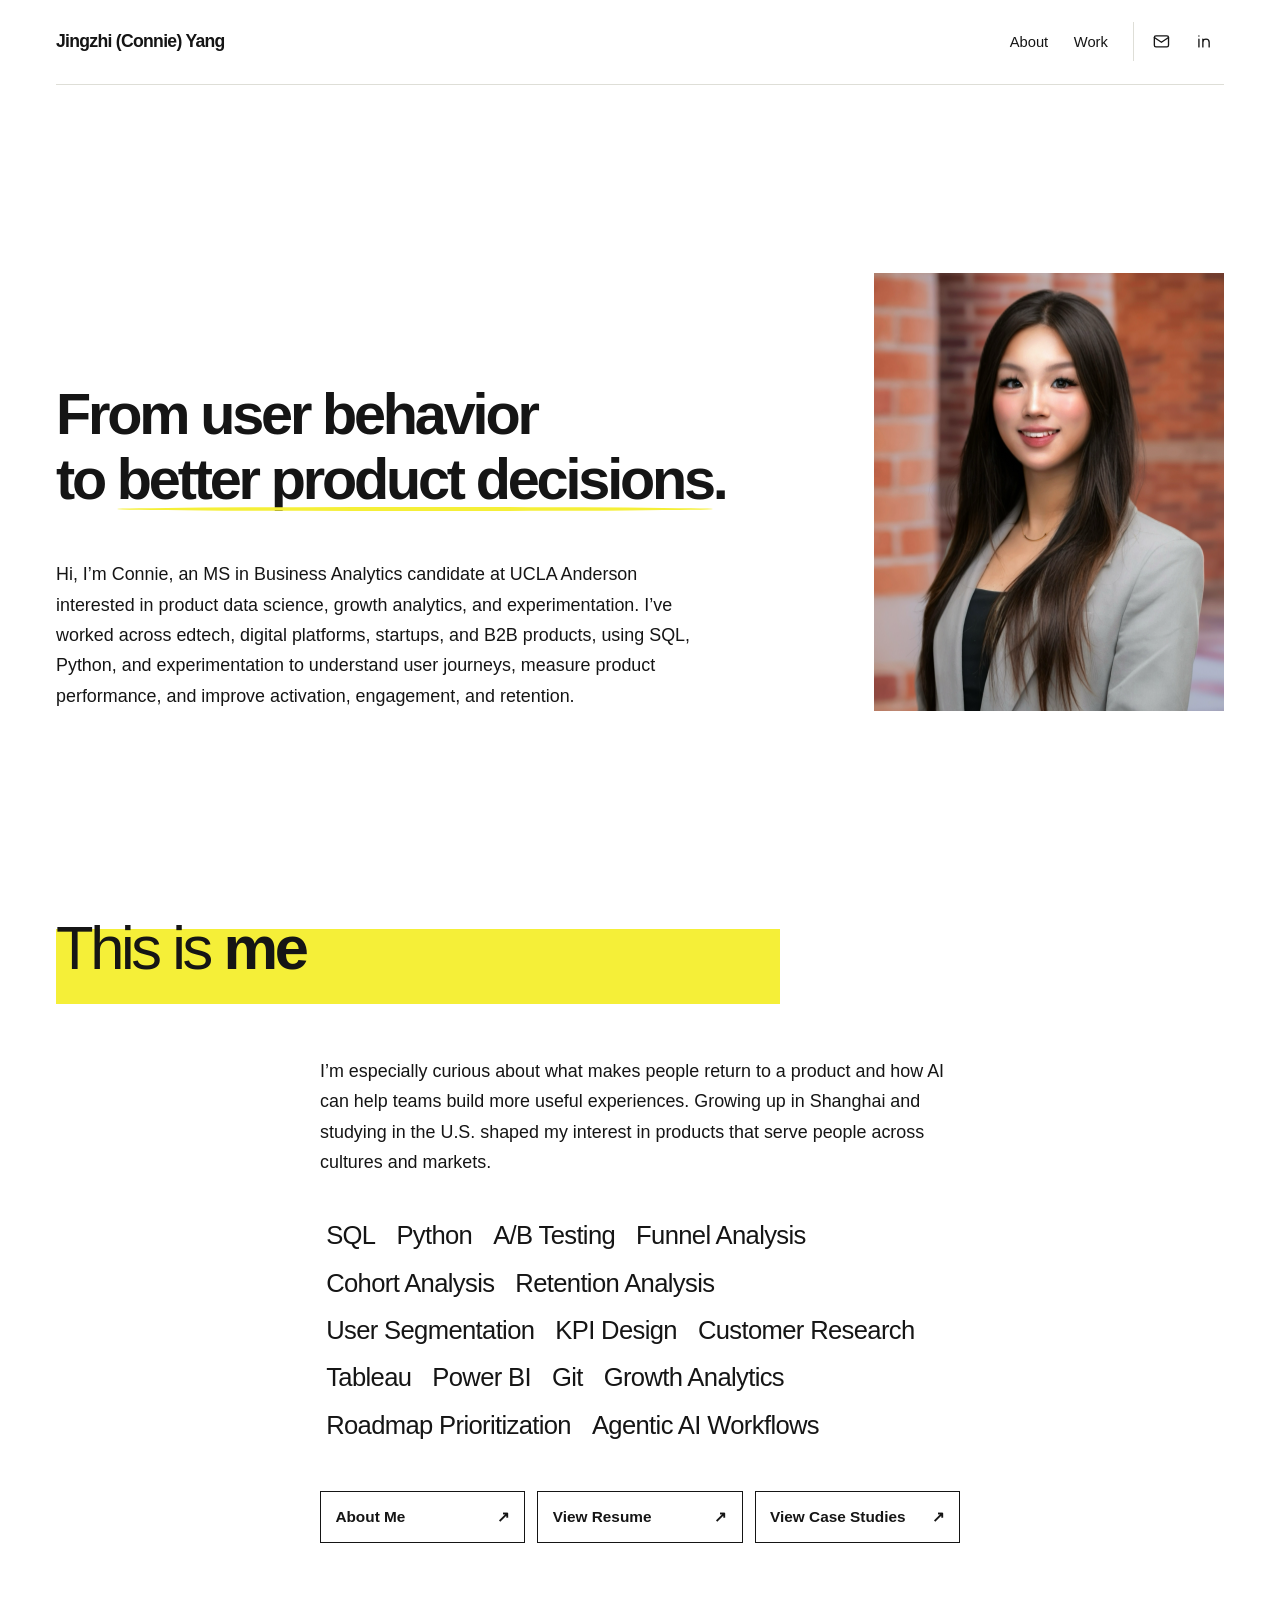
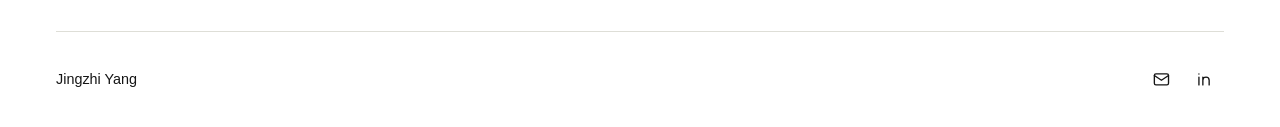
<file: index.html>
<!doctype html>
<html lang="en">
<head>
<meta charset="utf-8">
<meta name="viewport" content="width=device-width, initial-scale=1">
<title>Product &amp; Growth Analytics | Jingzhi (Connie) Yang</title>
<meta name="description" content="Product and growth analytics portfolio of Jingzhi (Connie) Yang.">
<link rel="stylesheet" href="style.css?v=c69d1be918">

</head>
<body>
<a class="skip" href="#main">Skip to content</a>
<header class="site-header wrap">
<a class="wordmark" href="index.html">Jingzhi (Connie) Yang</a>
<nav aria-label="Main navigation"><a href="about.html">About</a>
<a href="work/index.html">Work</a>
<span class="contact"><a class="icon" href="mailto:jingzhi.yang.2027@anderson.ucla.edu" aria-label="Email Connie">
    <svg viewBox="0 0 24 24" aria-hidden="true"><rect x="3" y="5" width="18" height="14" rx="2"/><path d="m3 7 9 6 9-6"/></svg></a>
    <a class="icon" href="https://www.linkedin.com/in/jingzhi-yang2004/" aria-label="Connie on LinkedIn">
    <svg viewBox="0 0 24 24" aria-hidden="true"><path d="M5 9v10m0-14v.1M10 19V9m0 4a4 4 0 0 1 8 0v6"/></svg></a></span></nav>
</header>
<main id="main" class="wrap">
<section class="hero">
<div class="hero-copy">
<h1><span class="headline-line">From user behavior</span> <span class="headline-line">to <span class="drawn-word">better product decisions</span>.</span></h1>
<p>Hi, I’m Connie, an MS in Business Analytics candidate at UCLA Anderson interested in product data science, growth analytics, and experimentation. I’ve worked across edtech, digital platforms, startups, and B2B products, using SQL, Python, and experimentation to understand user journeys, measure product performance, and improve activation, engagement, and retention.</p>
</div>
<div class="portrait"><img src="assets/connie-yang-portrait.jpg" alt="Connie Yang in a gray blazer against a brick wall" width="1400" height="1866" fetchpriority="high"></div>
</section>
<section class="this-is-me" aria-labelledby="this-is-me-title">
<div class="personal-heading"><h2 id="this-is-me-title">This is <strong>me</strong></h2></div>
<div class="personal-content">
<p>I’m especially curious about what makes people return to a product and how AI can help teams build more useful experiences. Growing up in Shanghai and studying in the U.S. shaped my interest in products that serve people across cultures and markets.</p>
<ul class="skill-cloud" aria-label="Data science, product analytics, and growth skills"><li tabindex="0">SQL</li> <li tabindex="0">Python</li> <li tabindex="0">A/B Testing</li> <li tabindex="0">Funnel Analysis</li> <li tabindex="0">Cohort Analysis</li> <li tabindex="0">Retention Analysis</li> <li tabindex="0">User Segmentation</li> <li tabindex="0">KPI Design</li> <li tabindex="0">Customer Research</li> <li tabindex="0">Tableau</li> <li tabindex="0">Power BI</li> <li tabindex="0">Git</li> <li tabindex="0">Growth Analytics</li> <li tabindex="0">Roadmap Prioritization</li> <li tabindex="0">Agentic AI Workflows</li></ul>
<div class="actions"><a class="button" href="about.html">About Me <span aria-hidden="true">↗</span></a><a class="button" href="assets/jingzhi-yang-resume.pdf?v=486840a135" target="_blank" rel="noopener noreferrer">View Resume <span aria-hidden="true">↗</span></a><a class="button" href="work/index.html">View Case Studies <span aria-hidden="true">↗</span></a></div>
</div>
</section>
</main>
<footer class="site-footer wrap"><span>Jingzhi Yang</span><span class="contact"><a class="icon" href="mailto:jingzhi.yang.2027@anderson.ucla.edu" aria-label="Email Connie">
    <svg viewBox="0 0 24 24" aria-hidden="true"><rect x="3" y="5" width="18" height="14" rx="2"/><path d="m3 7 9 6 9-6"/></svg></a>
    <a class="icon" href="https://www.linkedin.com/in/jingzhi-yang2004/" aria-label="Connie on LinkedIn">
    <svg viewBox="0 0 24 24" aria-hidden="true"><path d="M5 9v10m0-14v.1M10 19V9m0 4a4 4 0 0 1 8 0v6"/></svg></a></span></footer>
</body>
</html>
</file>
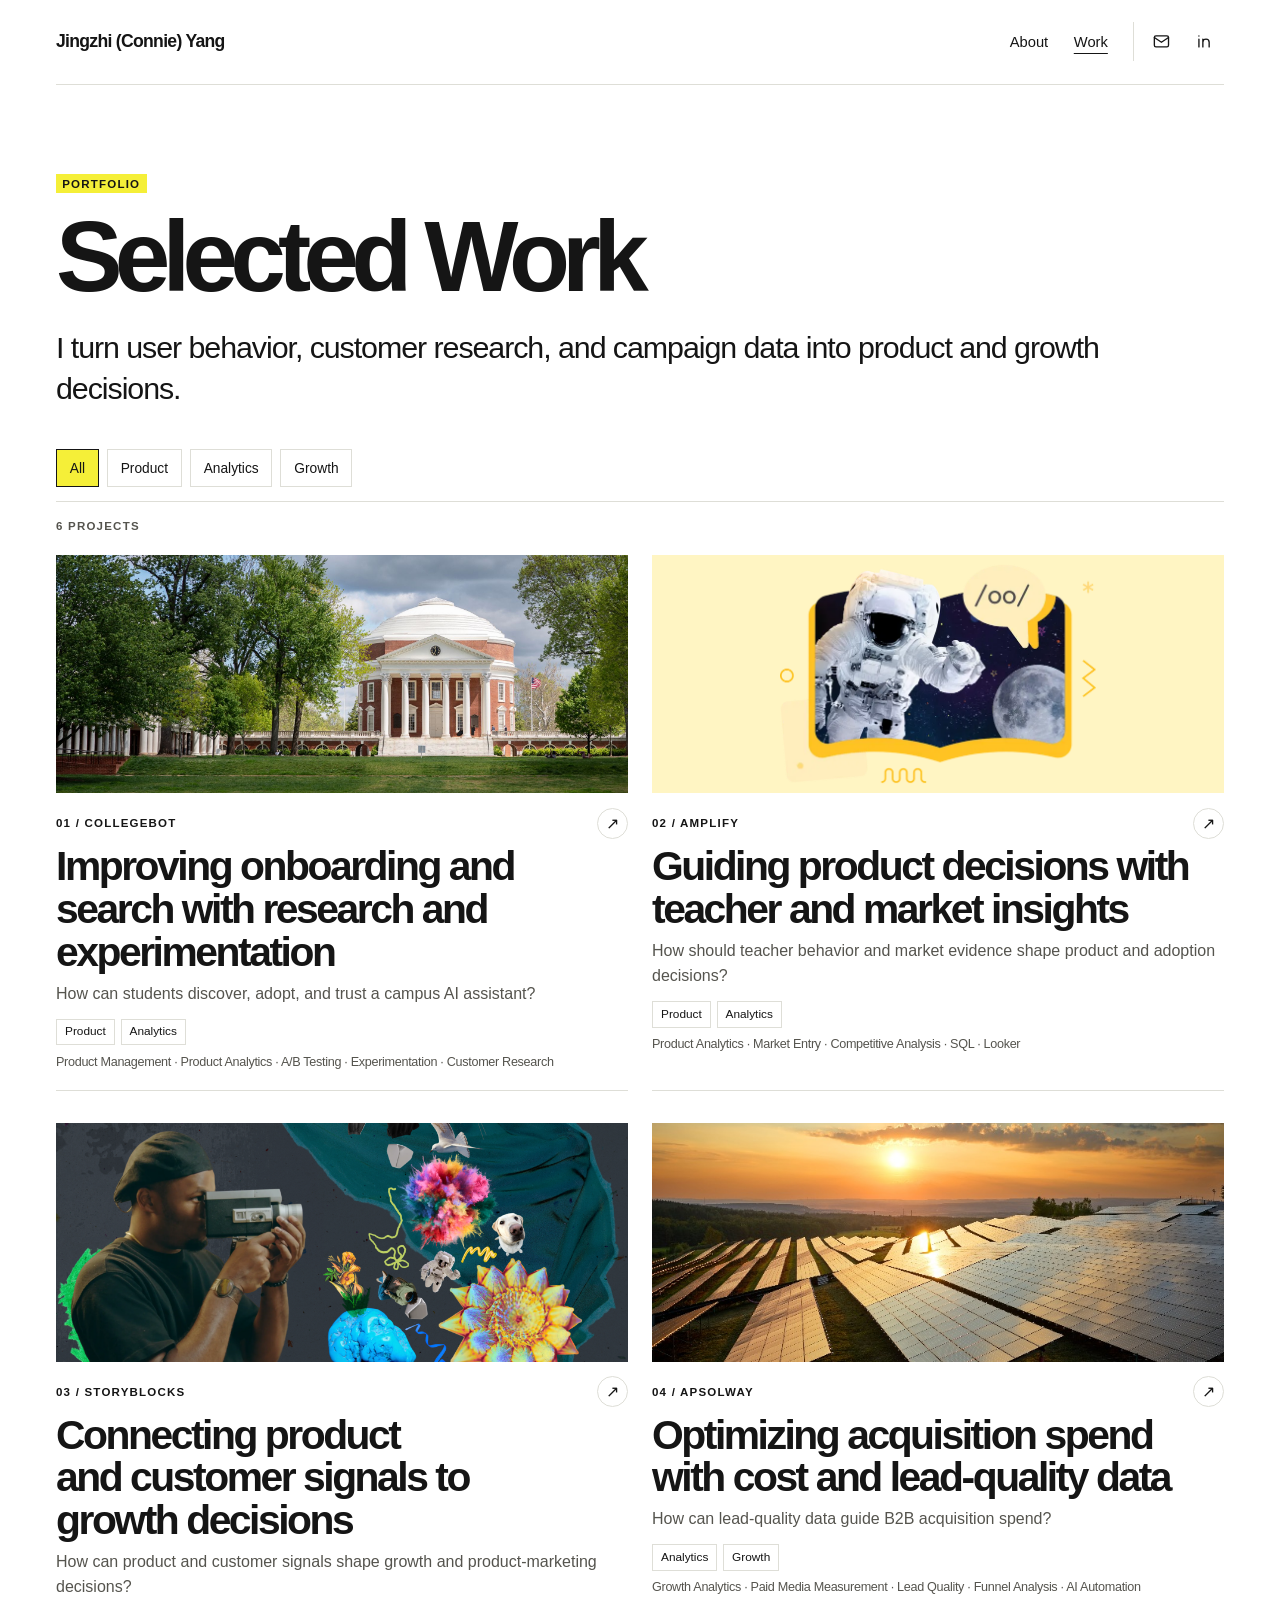
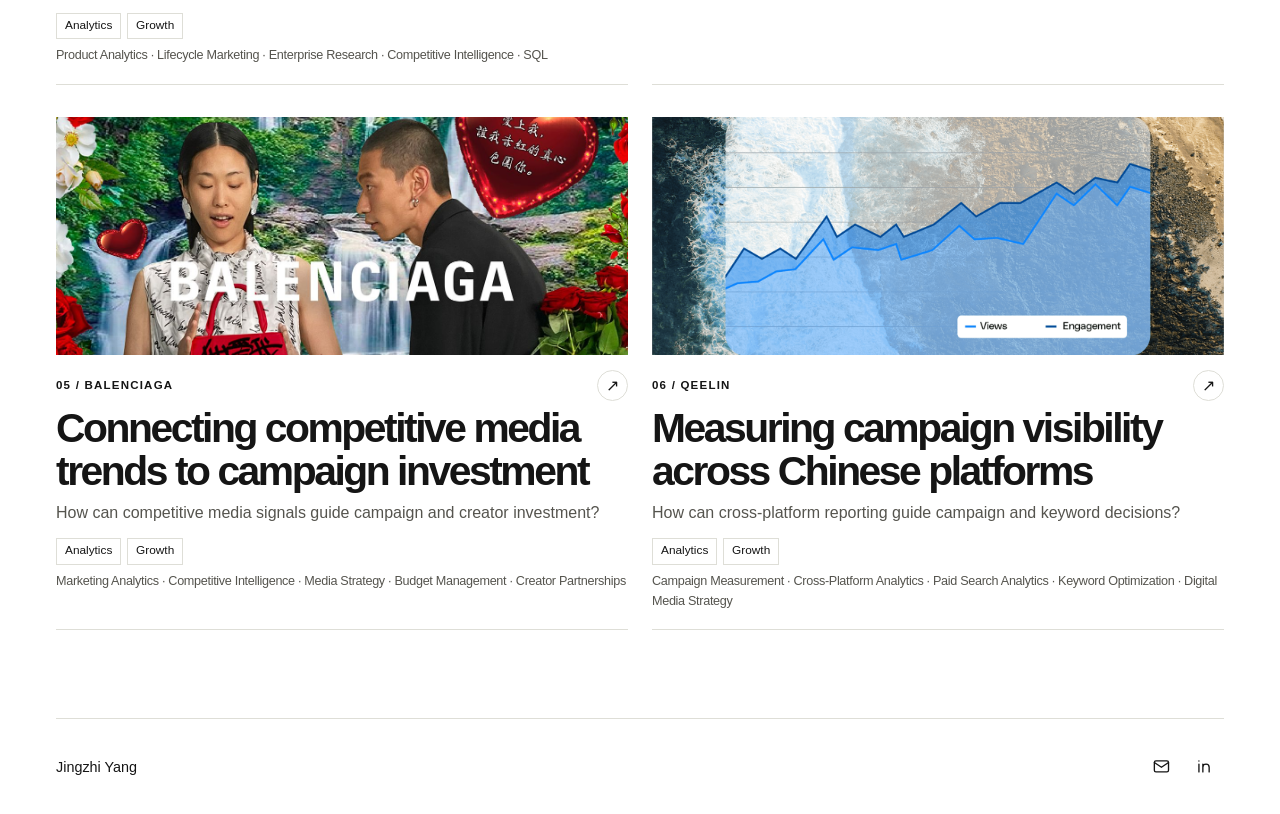
<file: work/index.html>
<!doctype html>
<html lang="en">
<head>
<meta charset="utf-8">
<meta name="viewport" content="width=device-width, initial-scale=1">
<title>Selected Work | Jingzhi (Connie) Yang</title>
<meta name="description" content="Product and growth analytics portfolio of Jingzhi (Connie) Yang.">
<link rel="stylesheet" href="../style.css?v=c69d1be918">

</head>
<body>
<a class="skip" href="#main">Skip to content</a>
<header class="site-header wrap">
<a class="wordmark" href="../index.html">Jingzhi (Connie) Yang</a>
<nav aria-label="Main navigation"><a href="../about.html">About</a>
<a href="../work/index.html" aria-current="page">Work</a>
<span class="contact"><a class="icon" href="mailto:jingzhi.yang.2027@anderson.ucla.edu" aria-label="Email Connie">
    <svg viewBox="0 0 24 24" aria-hidden="true"><rect x="3" y="5" width="18" height="14" rx="2"/><path d="m3 7 9 6 9-6"/></svg></a>
    <a class="icon" href="https://www.linkedin.com/in/jingzhi-yang2004/" aria-label="Connie on LinkedIn">
    <svg viewBox="0 0 24 24" aria-hidden="true"><path d="M5 9v10m0-14v.1M10 19V9m0 4a4 4 0 0 1 8 0v6"/></svg></a></span></nav>
</header>
<main id="main" class="wrap">
<section class="page-intro work-intro"><p class="eyebrow"><mark>Portfolio</mark></p><h1>Selected Work</h1>
<p class="lede">I turn user behavior, customer research, and campaign data into product and growth decisions.</p></section>
<div class="filter-bar" role="group" aria-label="Filter cases by category" hidden><button type="button" aria-pressed="true" data-filter="all">All</button><button type="button" aria-pressed="false" data-filter="product">Product</button><button type="button" aria-pressed="false" data-filter="analytics">Analytics</button><button type="button" aria-pressed="false" data-filter="growth">Growth</button></div>
<p id="work-count" class="eyebrow result-count" role="status">6 projects</p>
<div class="work-grid"><article class="work-card" data-categories="product|analytics">
    <a class="card-link" href="collegebot.html"><div class="card-cover actual-cover cover-collegebot"><img src="../assets/work/collegebot-rotunda.jpeg" alt="The University of Virginia Rotunda framed by trees and a spring lawn" width="2000" height="800" loading="lazy"></div>
    <div class="card-top"><span class="eyebrow">01 / CollegeBot</span><span class="card-arrow" aria-hidden="true">↗</span></div>
    <h2>Improving onboarding and search with research and experimentation</h2><p>How can students discover, adopt, and trust a campus AI assistant?</p></a>
    <div class="tags"><span class="tag">Product</span><span class="tag">Analytics</span></div><p class="methods">Product Management · Product Analytics · A/B Testing · Experimentation · Customer Research</p></article><article class="work-card" data-categories="product|analytics">
    <a class="card-link" href="amplify.html"><div class="card-cover actual-cover cover-amplify"><img src="../assets/work/amplify.webp" alt="Astronaut and moon illustration in a yellow book frame" width="640" height="449" loading="lazy"></div>
    <div class="card-top"><span class="eyebrow">02 / Amplify</span><span class="card-arrow" aria-hidden="true">↗</span></div>
    <h2>Guiding product decisions with teacher and market insights</h2><p>How should teacher behavior and market evidence shape product and adoption decisions?</p></a>
    <div class="tags"><span class="tag">Product</span><span class="tag">Analytics</span></div><p class="methods">Product Analytics · Market Entry · Competitive Analysis · SQL · Looker</p></article><article class="work-card" data-categories="analytics|growth">
    <a class="card-link" href="storyblocks.html"><div class="card-cover actual-cover cover-storyblocks"><img src="../assets/work/storyblocks.png" alt="Filmmaker with a camera beside a collage of creative imagery" width="1920" height="1080" loading="lazy"></div>
    <div class="card-top"><span class="eyebrow">03 / Storyblocks</span><span class="card-arrow" aria-hidden="true">↗</span></div>
    <h2>Connecting product and customer signals to growth decisions</h2><p>How can product and customer signals shape growth and product-marketing decisions?</p></a>
    <div class="tags"><span class="tag">Analytics</span><span class="tag">Growth</span></div><p class="methods">Product Analytics · Lifecycle Marketing · Enterprise Research · Competitive Intelligence · SQL</p></article><article class="work-card" data-categories="analytics|growth">
    <a class="card-link" href="apsolway.html"><div class="card-cover actual-cover cover-apsolway"><img src="../assets/work/apsolway.jpg" alt="Solar panels stretching across a field at sunset" width="726" height="484" loading="lazy"></div>
    <div class="card-top"><span class="eyebrow">04 / APSolway</span><span class="card-arrow" aria-hidden="true">↗</span></div>
    <h2>Optimizing acquisition spend with cost and lead-quality data</h2><p>How can lead-quality data guide B2B acquisition spend?</p></a>
    <div class="tags"><span class="tag">Analytics</span><span class="tag">Growth</span></div><p class="methods">Growth Analytics · Paid Media Measurement · Lead Quality · Funnel Analysis · AI Automation</p></article><article class="work-card" data-categories="analytics|growth">
    <a class="card-link" href="balenciaga.html"><div class="card-cover actual-cover cover-balenciaga"><img src="../assets/work/balenciaga.jpg" alt="Balenciaga campaign visual with a red handbag and floral scenery" width="1280" height="800" loading="lazy"></div>
    <div class="card-top"><span class="eyebrow">05 / Balenciaga</span><span class="card-arrow" aria-hidden="true">↗</span></div>
    <h2>Connecting competitive media trends to campaign investment</h2><p>How can competitive media signals guide campaign and creator investment?</p></a>
    <div class="tags"><span class="tag">Analytics</span><span class="tag">Growth</span></div><p class="methods">Marketing Analytics · Competitive Intelligence · Media Strategy · Budget Management · Creator Partnerships</p></article><article class="work-card" data-categories="analytics|growth">
    <a class="card-link" href="qeelin.html"><div class="card-cover actual-cover cover-qeelin"><img src="../assets/work/qeelin.png" alt="Illustrative views and engagement chart over an aerial coastline" width="1500" height="844" loading="lazy"></div>
    <div class="card-top"><span class="eyebrow">06 / Qeelin</span><span class="card-arrow" aria-hidden="true">↗</span></div>
    <h2>Measuring campaign visibility across Chinese platforms</h2><p>How can cross-platform reporting guide campaign and keyword decisions?</p></a>
    <div class="tags"><span class="tag">Analytics</span><span class="tag">Growth</span></div><p class="methods">Campaign Measurement · Cross-Platform Analytics · Paid Search Analytics · Keyword Optimization · Digital Media Strategy</p></article></div>
<script src="../work.js?v=ed55bdac73" defer></script>
</main>
<footer class="site-footer wrap"><span>Jingzhi Yang</span><span class="contact"><a class="icon" href="mailto:jingzhi.yang.2027@anderson.ucla.edu" aria-label="Email Connie">
    <svg viewBox="0 0 24 24" aria-hidden="true"><rect x="3" y="5" width="18" height="14" rx="2"/><path d="m3 7 9 6 9-6"/></svg></a>
    <a class="icon" href="https://www.linkedin.com/in/jingzhi-yang2004/" aria-label="Connie on LinkedIn">
    <svg viewBox="0 0 24 24" aria-hidden="true"><path d="M5 9v10m0-14v.1M10 19V9m0 4a4 4 0 0 1 8 0v6"/></svg></a></span></footer>
</body>
</html>
</file>
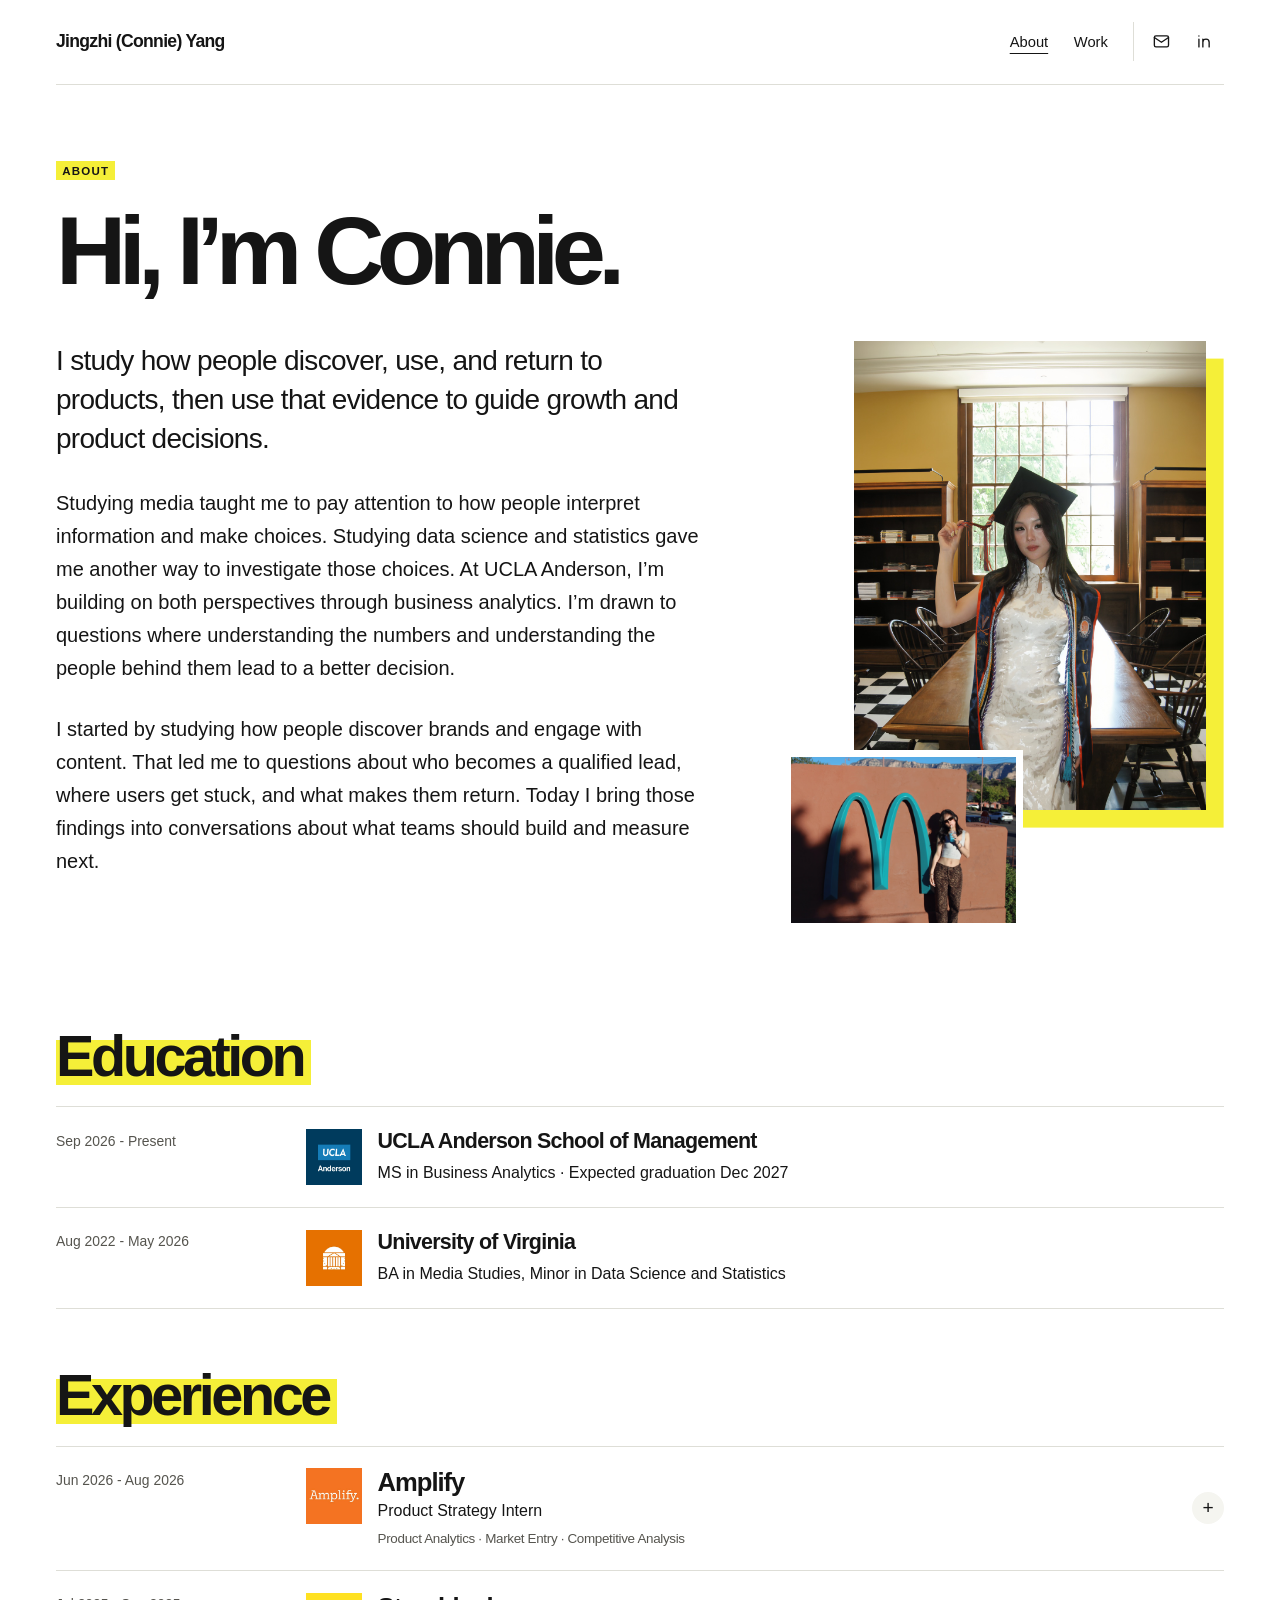
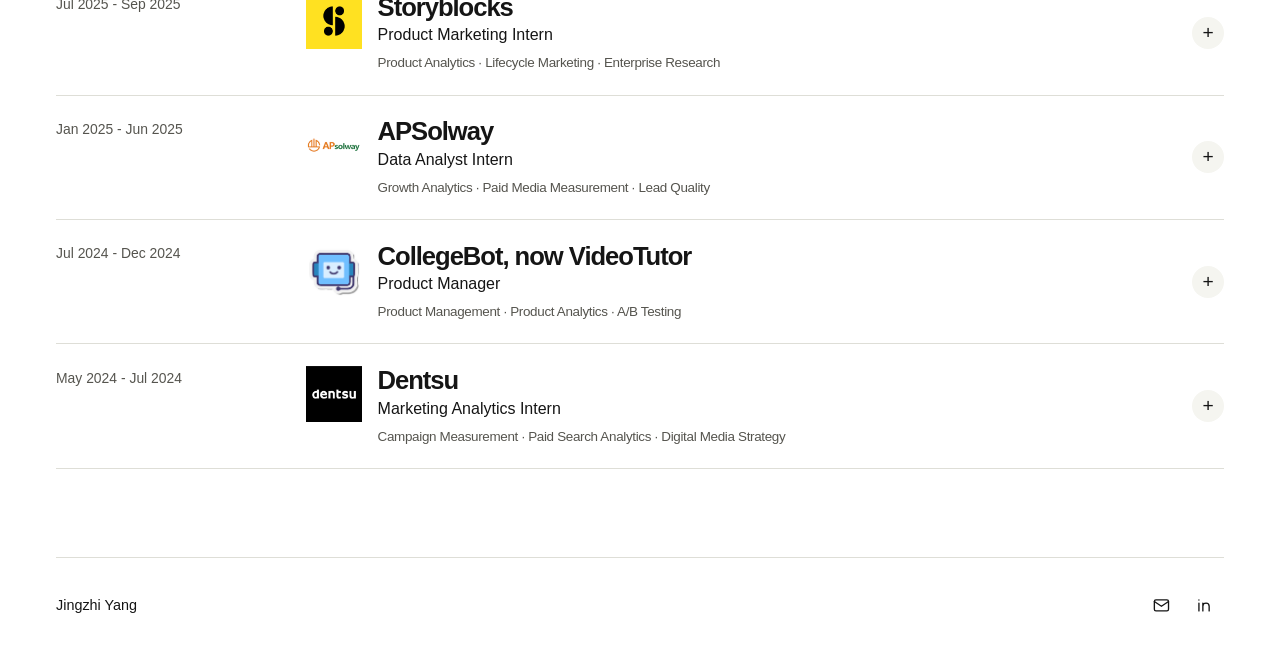
<file: about.html>
<!doctype html>
<html lang="en">
<head>
<meta charset="utf-8">
<meta name="viewport" content="width=device-width, initial-scale=1">
<title>About | Jingzhi (Connie) Yang</title>
<meta name="description" content="Product and growth analytics portfolio of Jingzhi (Connie) Yang.">
<link rel="stylesheet" href="style.css?v=c69d1be918">
<script src="navigation-context.js?v=92504ca39b" defer></script>
</head>
<body>
<a class="skip" href="#main">Skip to content</a>
<header class="site-header wrap">
<a class="wordmark" href="index.html">Jingzhi (Connie) Yang</a>
<nav aria-label="Main navigation"><a href="about.html" aria-current="page">About</a>
<a href="work/index.html">Work</a>
<span class="contact"><a class="icon" href="mailto:jingzhi.yang.2027@anderson.ucla.edu" aria-label="Email Connie">
    <svg viewBox="0 0 24 24" aria-hidden="true"><rect x="3" y="5" width="18" height="14" rx="2"/><path d="m3 7 9 6 9-6"/></svg></a>
    <a class="icon" href="https://www.linkedin.com/in/jingzhi-yang2004/" aria-label="Connie on LinkedIn">
    <svg viewBox="0 0 24 24" aria-hidden="true"><path d="M5 9v10m0-14v.1M10 19V9m0 4a4 4 0 0 1 8 0v6"/></svg></a></span></nav>
</header>
<main id="main" class="wrap about-page">
<section class="about-intro" aria-labelledby="about-title">
<div class="about-title"><p class="eyebrow"><mark>About</mark></p><h1 id="about-title">Hi, I’m Connie.</h1></div>
<div class="about-layout">
<p class="about-positioning">I study how people discover, use, and return to products, then use that evidence to guide growth and product decisions.</p>
<div class="about-collage">
<div class="graduation-frame"><img src="assets/about/uva-graduation.jpg" alt="Connie in her graduation cap and University of Virginia stole in a sunlit library" width="1200" height="1600" fetchpriority="high"></div>
<img class="travel-photo" src="assets/about/travel.jpg" alt="Connie enjoying a drink beside turquoise arches and a terracotta wall while traveling" width="1400" height="933">
</div>
<div class="about-prose">
<p>Studying media taught me to pay attention to how people interpret information and make choices. Studying data science and statistics gave me another way to investigate those choices. At UCLA Anderson, I’m building on both perspectives through business analytics. I’m drawn to questions where understanding the numbers and understanding the people behind them lead to a better decision.</p>
<p>I started by studying how people discover brands and engage with content. That led me to questions about who becomes a qualified lead, where users get stuck, and what makes them return. Today I bring those findings into conversations about what teams should build and measure next.</p>
</div>
</div>
</section>
<section class="section-block"><h2><span class="section-highlight">Education</span></h2>
<div class="education"><span class="dates">Sep 2026 - Present</span><div class="entry-heading"><span class="entry-logo-frame"><img class="entry-logo logo-ucla-anderson" src="assets/logos/ucla-anderson.jpg" alt="UCLA Anderson logo" width="56" height="56" loading="lazy"></span><div class="entry-title"><h3>UCLA Anderson School of Management</h3><p>MS in Business Analytics · Expected graduation Dec 2027</p></div></div></div>
<div class="education"><span class="dates">Aug 2022 - May 2026</span><div class="entry-heading"><span class="entry-logo-frame"><img class="entry-logo logo-uva" src="assets/logos/uva.jpg" alt="University of Virginia logo" width="56" height="56" loading="lazy"></span><div class="entry-title"><h3>University of Virginia</h3><p>BA in Media Studies, Minor in Data Science and Statistics</p></div></div></div>
</section>
<section class="section-block"><h2><span class="section-highlight">Experience</span></h2><details id="experience-amplify" class="timeline-item"><summary><span class="dates">Jun 2026 - Aug 2026</span>
    <span class="timeline-profile"><span class="entry-heading"><span class="entry-logo-frame"><img class="entry-logo logo-amplify" src="assets/logos/amplify.jpg" alt="Amplify logo" width="56" height="56" loading="lazy"></span><span class="entry-title"><strong>Amplify</strong><span class="timeline-role">Product Strategy Intern</span></span></span><span class="keywords">Product Analytics · Market Entry · Competitive Analysis</span></span>
    <span class="expand-icon" aria-hidden="true"></span></summary><div class="timeline-body"><p>I combined teacher behavior analysis, competitive research, and adoption planning to guide product priorities and market-entry recommendations.</p><div class="case-links"><a class="text-link" href="work/amplify.html?from=about&amp;entry=amplify">Amplify case study <span aria-hidden="true">↗</span></a></div></div></details><details id="experience-storyblocks" class="timeline-item"><summary><span class="dates">Jul 2025 - Sep 2025</span>
    <span class="timeline-profile"><span class="entry-heading"><span class="entry-logo-frame"><img class="entry-logo logo-storyblocks" src="assets/logos/storyblocks-mark.jpg" alt="Storyblocks logo" width="56" height="56" loading="lazy"></span><span class="entry-title"><strong>Storyblocks</strong><span class="timeline-role">Product Marketing Intern</span></span></span><span class="keywords">Product Analytics · Lifecycle Marketing · Enterprise Research</span></span>
    <span class="expand-icon" aria-hidden="true"></span></summary><div class="timeline-body"><p>I analyzed user behavior and customer needs to inform lifecycle strategy, AI use cases, competitive research, and enterprise customer stories.</p><div class="case-links"><a class="text-link" href="work/storyblocks.html?from=about&amp;entry=storyblocks">Storyblocks case study <span aria-hidden="true">↗</span></a></div></div></details><details id="experience-apsolway" class="timeline-item"><summary><span class="dates">Jan 2025 - Jun 2025</span>
    <span class="timeline-profile"><span class="entry-heading"><span class="entry-logo-frame"><img class="entry-logo logo-apsolway" src="assets/logos/apsolway-square.jpg" alt="APSolway logo" width="56" height="56" loading="lazy"></span><span class="entry-title"><strong>APSolway</strong><span class="timeline-role">Data Analyst Intern</span></span></span><span class="keywords">Growth Analytics · Paid Media Measurement · Lead Quality</span></span>
    <span class="expand-icon" aria-hidden="true"></span></summary><div class="timeline-body"><p>I compared acquisition cost, conversion, and lead quality across audiences and creatives to identify higher-value B2B segments and guide budget decisions.</p><div class="case-links"><a class="text-link" href="work/apsolway.html?from=about&amp;entry=apsolway">APSolway case study <span aria-hidden="true">↗</span></a></div></div></details><details id="experience-collegebot" class="timeline-item"><summary><span class="dates">Jul 2024 - Dec 2024</span>
    <span class="timeline-profile"><span class="entry-heading"><span class="entry-logo-frame"><img class="entry-logo logo-collegebot" src="assets/logos/collegebot.png" alt="CollegeBot logo" width="56" height="56" loading="lazy"></span><span class="entry-title"><strong>CollegeBot, now VideoTutor</strong><span class="timeline-role">Product Manager</span></span></span><span class="keywords">Product Management · Product Analytics · A/B Testing</span></span>
    <span class="expand-icon" aria-hidden="true"></span></summary><div class="timeline-body"><p>I shaped onboarding and search priorities through student research, behavioral data, and experimentation, working with Engineering and Design.</p><div class="case-links"><a class="text-link" href="work/collegebot.html?from=about&amp;entry=collegebot">CollegeBot case study <span aria-hidden="true">↗</span></a></div></div></details><details id="experience-dentsu" class="timeline-item"><summary><span class="dates">May 2024 - Jul 2024</span>
    <span class="timeline-profile"><span class="entry-heading"><span class="entry-logo-frame"><img class="entry-logo logo-dentsu" src="assets/logos/dentsu.jpg" alt="Dentsu logo" width="56" height="56" loading="lazy"></span><span class="entry-title"><strong>Dentsu</strong><span class="timeline-role">Marketing Analytics Intern</span></span></span><span class="keywords">Campaign Measurement · Paid Search Analytics · Digital Media Strategy</span></span>
    <span class="expand-icon" aria-hidden="true"></span></summary><div class="timeline-body"><p>I developed a campaign measurement framework for Qeelin and analyzed competitive media and creator trends for Balenciaga.</p><div class="case-links"><a class="text-link" href="work/qeelin.html?from=about&amp;entry=dentsu">Qeelin case study <span aria-hidden="true">↗</span></a><a class="text-link" href="work/balenciaga.html?from=about&amp;entry=dentsu">Balenciaga case study <span aria-hidden="true">↗</span></a></div></div></details></section>
</main>
<footer class="site-footer wrap"><span>Jingzhi Yang</span><span class="contact"><a class="icon" href="mailto:jingzhi.yang.2027@anderson.ucla.edu" aria-label="Email Connie">
    <svg viewBox="0 0 24 24" aria-hidden="true"><rect x="3" y="5" width="18" height="14" rx="2"/><path d="m3 7 9 6 9-6"/></svg></a>
    <a class="icon" href="https://www.linkedin.com/in/jingzhi-yang2004/" aria-label="Connie on LinkedIn">
    <svg viewBox="0 0 24 24" aria-hidden="true"><path d="M5 9v10m0-14v.1M10 19V9m0 4a4 4 0 0 1 8 0v6"/></svg></a></span></footer>
</body>
</html>
</file>
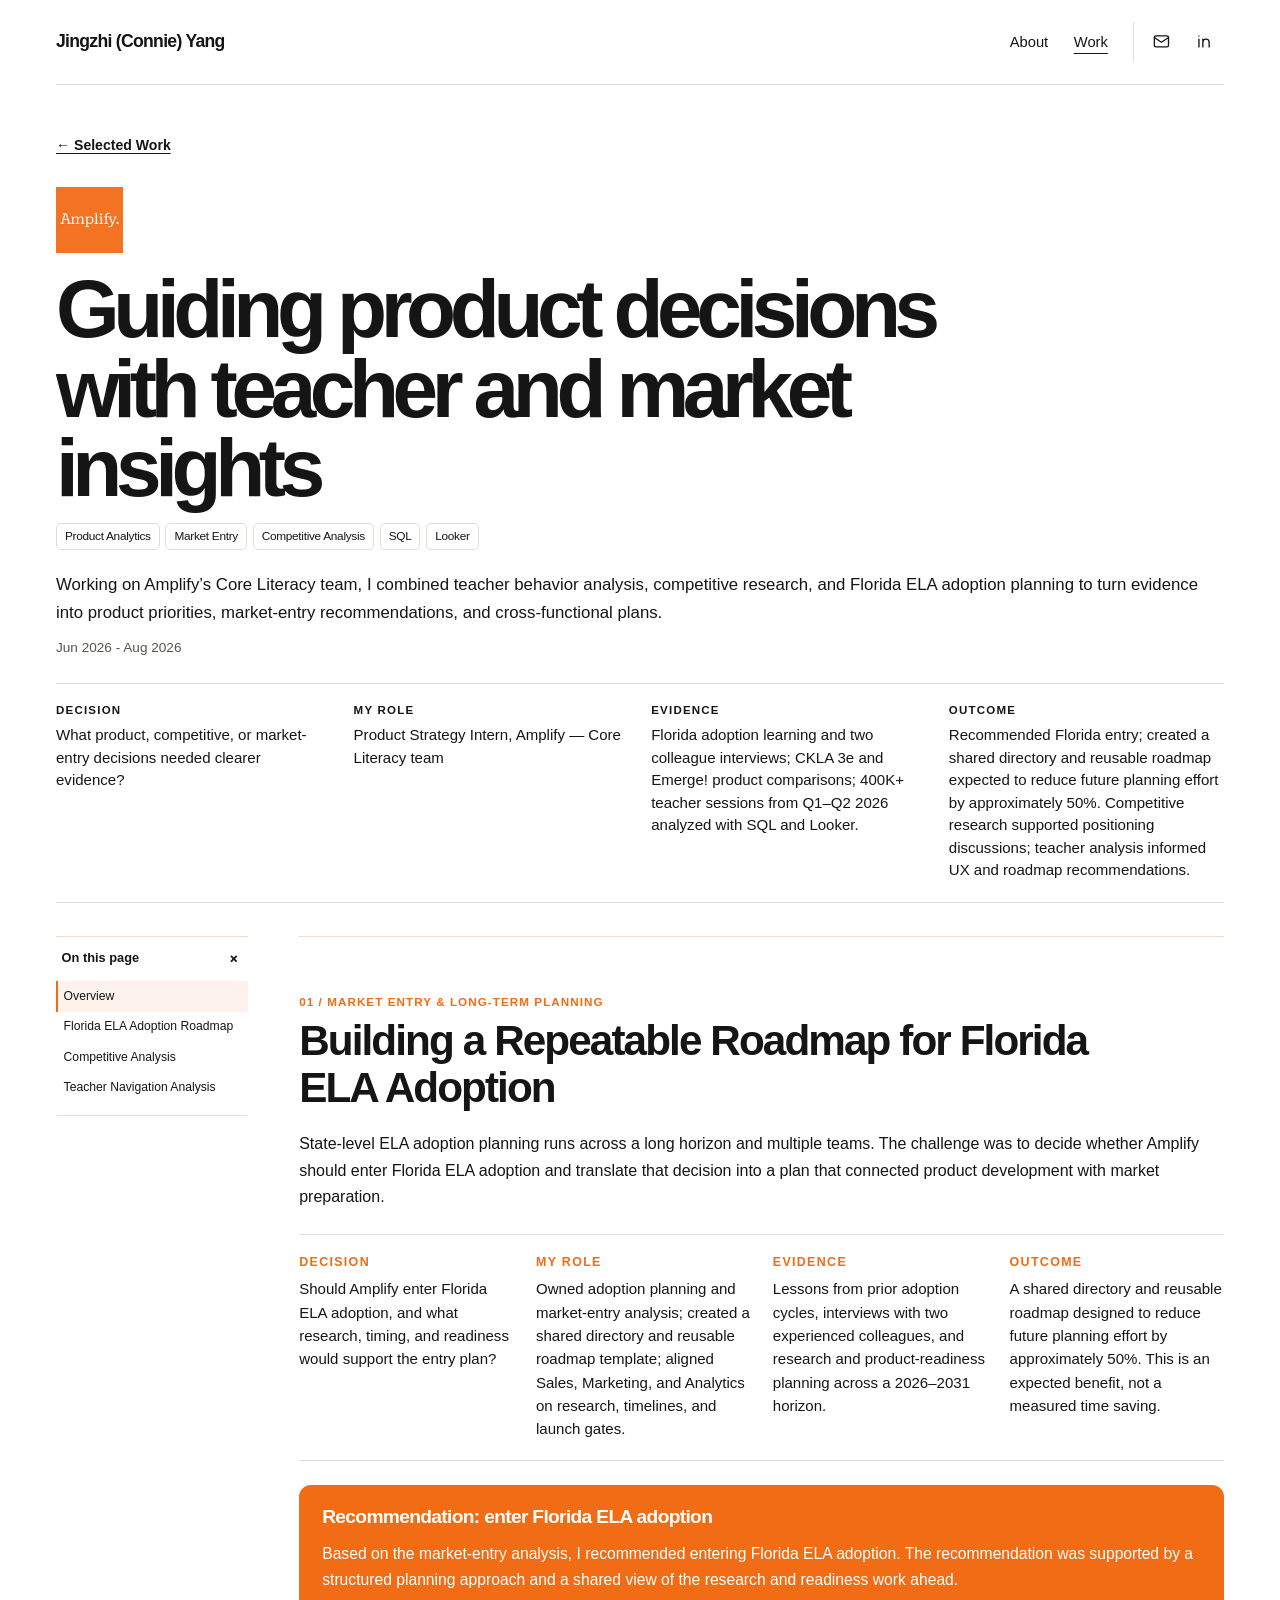
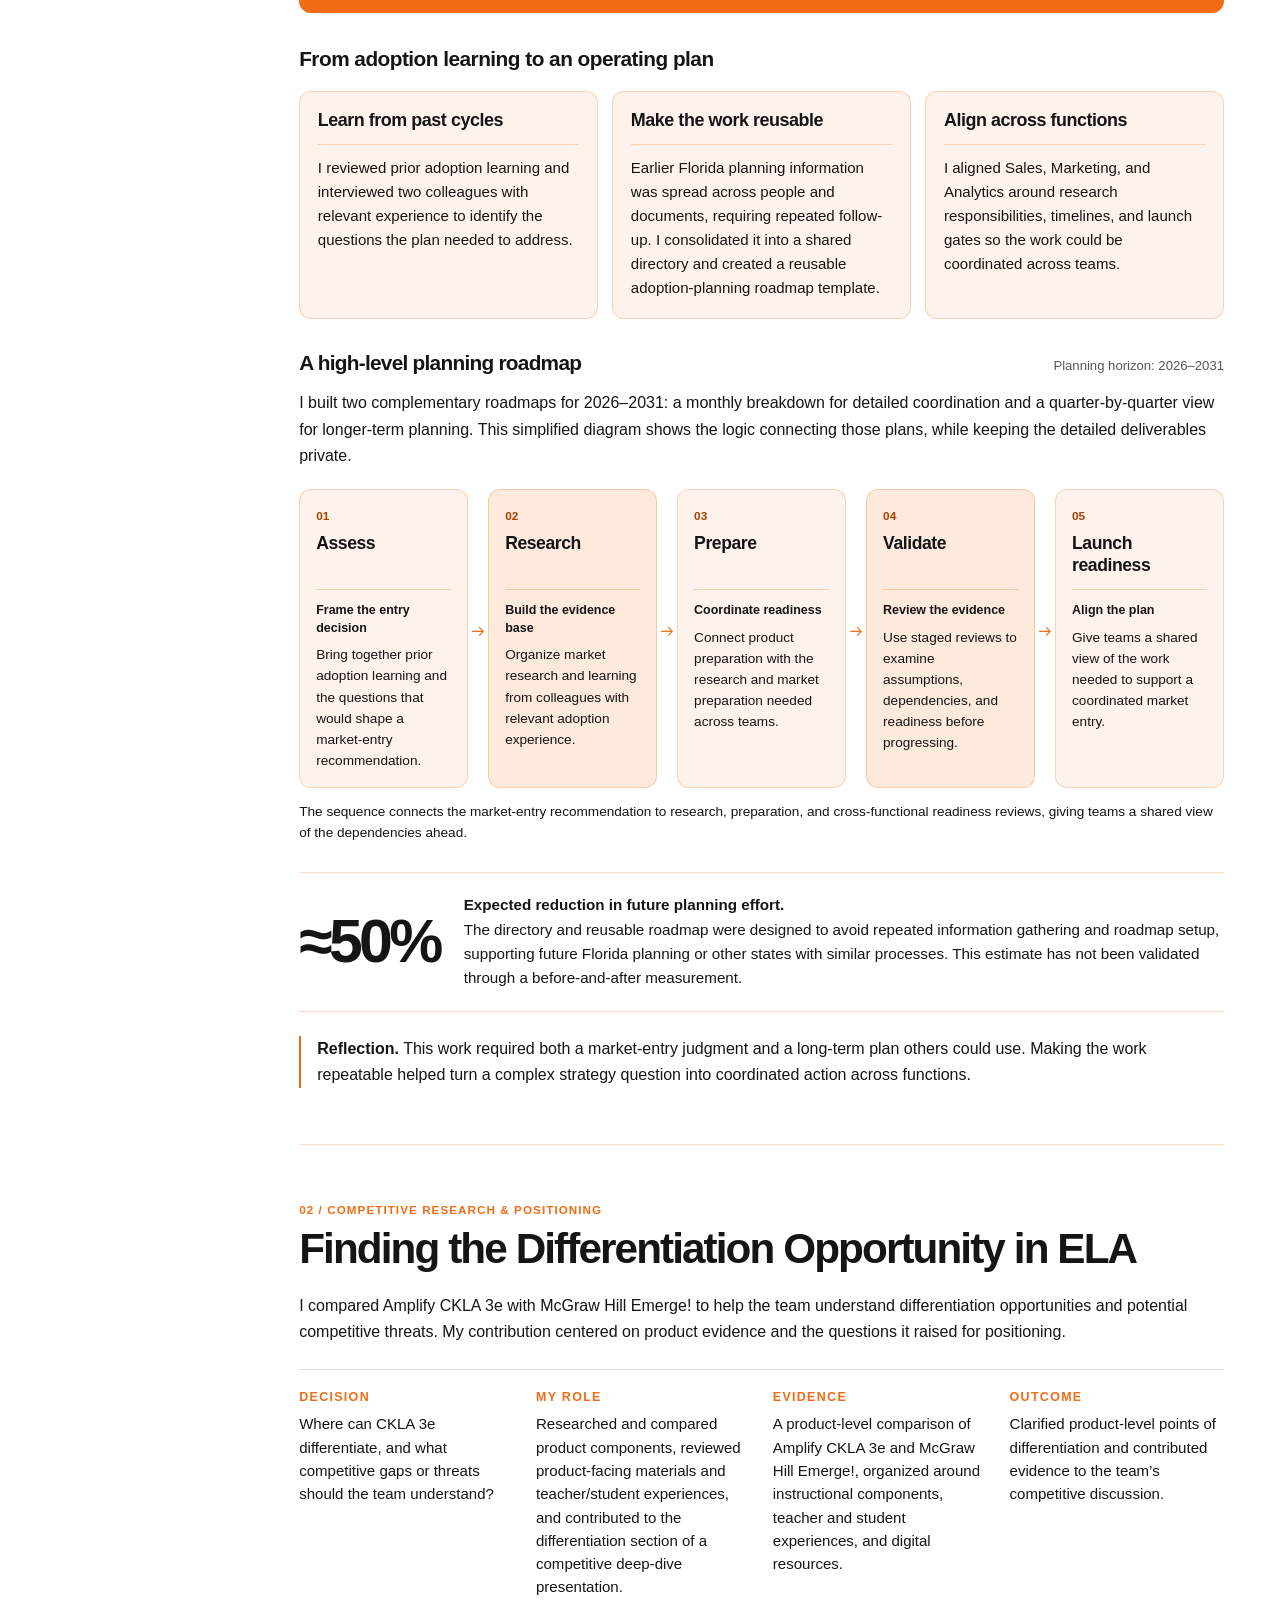
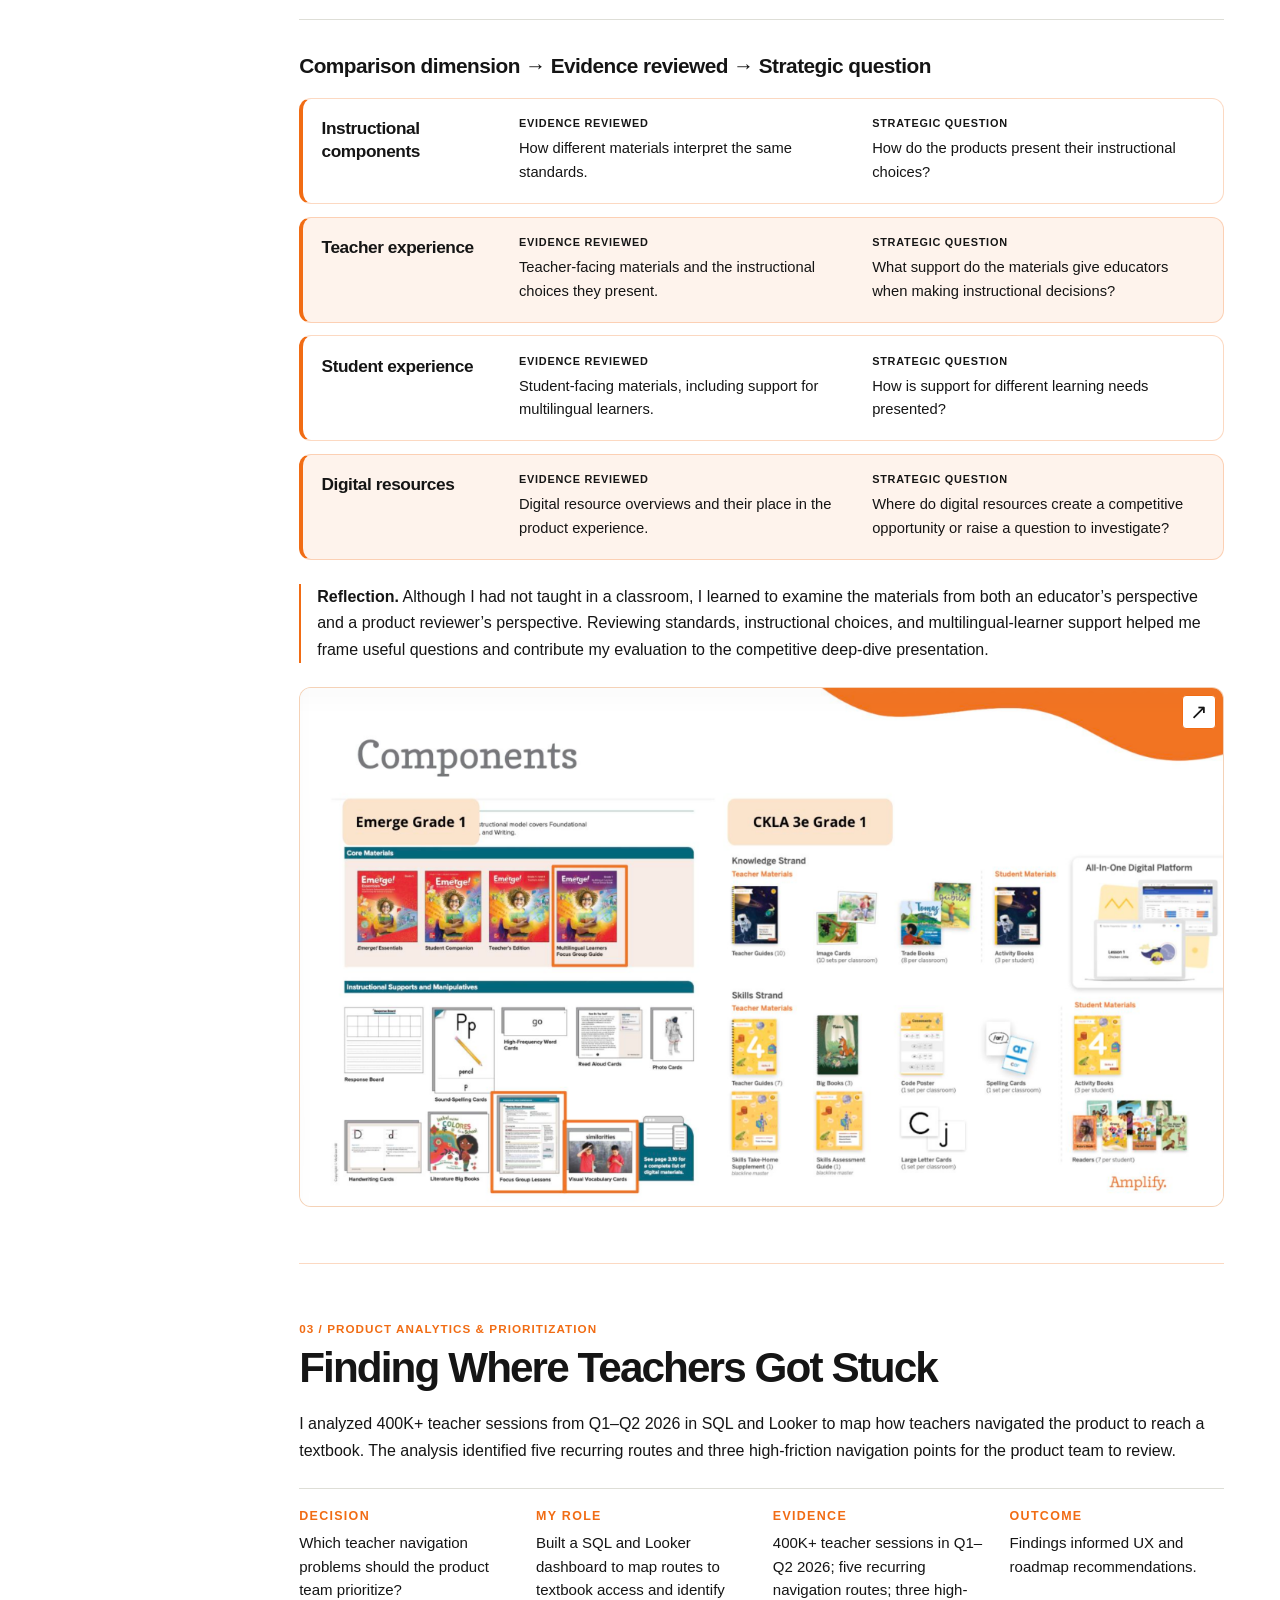
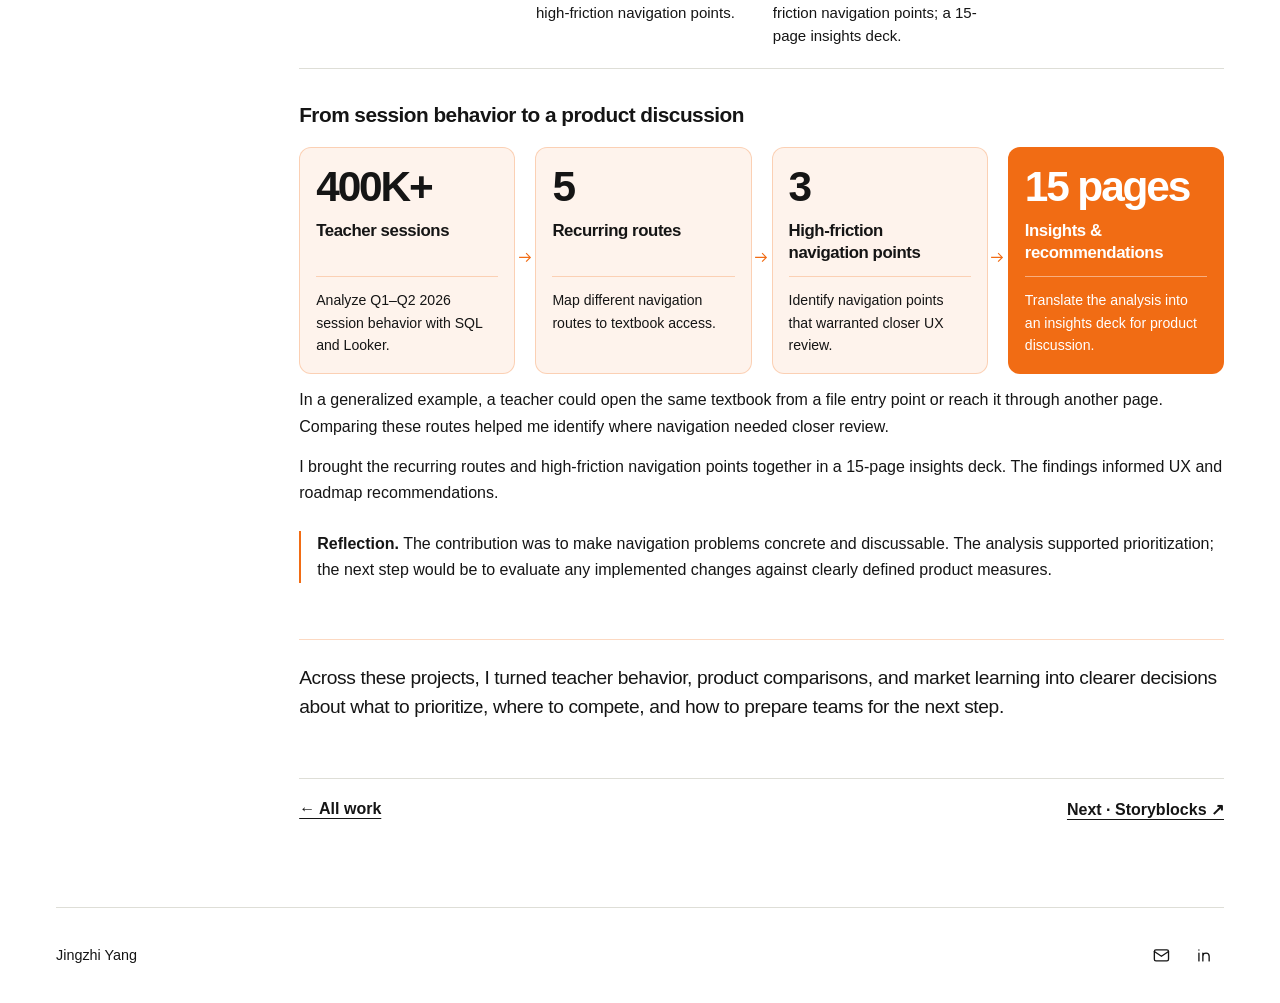
<file: work/amplify.html>
<!doctype html>
<html lang="en">
<head>
<meta charset="utf-8">
<meta name="viewport" content="width=device-width, initial-scale=1">
<title>Amplify · Guiding product decisions with teacher and market insights | Jingzhi (Connie) Yang</title>
<meta name="description" content="Product and growth analytics portfolio of Jingzhi (Connie) Yang.">
<link rel="stylesheet" href="../style.css?v=c69d1be918">
<link rel="stylesheet" href="../collegebot.css?v=66f66cf346"><link rel="stylesheet" href="../amplify.css?v=d3e070338a"><script src="../case-navigation.js?v=93591a9371" defer></script><script src="../navigation-context.js?v=92504ca39b" defer></script>
</head>
<body>
<a class="skip" href="#main">Skip to content</a>
<header class="site-header wrap">
<a class="wordmark" href="../index.html">Jingzhi (Connie) Yang</a>
<nav aria-label="Main navigation"><a href="../about.html">About</a>
<a href="../work/index.html" aria-current="page">Work</a>
<span class="contact"><a class="icon" href="mailto:jingzhi.yang.2027@anderson.ucla.edu" aria-label="Email Connie">
    <svg viewBox="0 0 24 24" aria-hidden="true"><rect x="3" y="5" width="18" height="14" rx="2"/><path d="m3 7 9 6 9-6"/></svg></a>
    <a class="icon" href="https://www.linkedin.com/in/jingzhi-yang2004/" aria-label="Connie on LinkedIn">
    <svg viewBox="0 0 24 24" aria-hidden="true"><path d="M5 9v10m0-14v.1M10 19V9m0 4a4 4 0 0 1 8 0v6"/></svg></a></span></nav>
</header>
<main id="main" class="wrap"><div class="cb-case am-case">
<section id="overview" class="case-intro cb-overview">
<a class="text-link back" href="index.html">← Selected Work</a>
<div class="case-brand-row"><img class="case-company-logo logo-amplify" src="../assets/logos/amplify.jpg" width="72" height="72" alt="Amplify logo"></div>
<h1>Guiding product decisions with teacher and market insights</h1>
<div class="tags"><span class="tag">Product Analytics</span><span class="tag">Market Entry</span><span class="tag">Competitive Analysis</span><span class="tag">SQL</span><span class="tag">Looker</span></div>
<p class="case-description">Working on Amplify’s Core Literacy team, I combined teacher behavior analysis, competitive research, and Florida ELA adoption planning to turn evidence into product priorities, market-entry recommendations, and cross-functional plans.</p>
<p class="case-meta">Jun 2026 - Aug 2026</p>
<dl class="overview "><div><dt class="eyebrow">Decision</dt><dd>What product, competitive, or market-entry decisions needed clearer evidence?</dd></div><div><dt class="eyebrow">My Role</dt><dd>Product Strategy Intern, Amplify — Core Literacy team</dd></div><div><dt class="eyebrow">Evidence</dt><dd>Florida adoption learning and two colleague interviews; CKLA 3e and Emerge! product comparisons; 400K+ teacher sessions from Q1–Q2 2026 analyzed with SQL and Looker.</dd></div><div><dt class="eyebrow">Outcome</dt><dd>Recommended Florida entry; created a shared directory and reusable roadmap expected to reduce future planning effort by approximately 50%. Competitive research supported positioning discussions; teacher analysis informed UX and roadmap recommendations.</dd></div></dl></section>
<div class="cb-shell"><aside class="cb-sidebar"><details class="cb-toc" data-case-contents open>
<summary>On this page <span aria-hidden="true">+</span></summary>
<nav aria-label="Case study contents"><ol><li><a href="#overview">Overview</a></li><li><a href="#florida">Florida ELA Adoption Roadmap</a></li><li><a href="#competitive">Competitive Analysis</a></li><li><a href="#teacher-navigation">Teacher Navigation Analysis</a></li></ol></nav></details></aside>
<div class="cb-content"><section id="florida" class="cb-section am-section">
<header><p class="cb-kicker">01 / Market entry & long-term planning</p><h2>Building a Repeatable Roadmap for Florida ELA Adoption</h2></header>

<p class="am-context">State-level ELA adoption planning runs across a long horizon and multiple teams. The challenge was to decide whether Amplify should enter Florida ELA adoption and translate that decision into a plan that connected product development with market preparation.</p>
<dl class="overview am-project-summary"><div><dt class="eyebrow">Decision</dt><dd>Should Amplify enter Florida ELA adoption, and what research, timing, and readiness would support the entry plan?</dd></div><div><dt class="eyebrow">My Role</dt><dd>Owned adoption planning and market-entry analysis; created a shared directory and reusable roadmap template; aligned Sales, Marketing, and Analytics on research, timelines, and launch gates.</dd></div><div><dt class="eyebrow">Evidence</dt><dd>Lessons from prior adoption cycles, interviews with two experienced colleagues, and research and product-readiness planning across a 2026–2031 horizon.</dd></div><div><dt class="eyebrow">Outcome</dt><dd>A shared directory and reusable roadmap designed to reduce future planning effort by approximately 50%. This is an expected benefit, not a measured time saving.</dd></div></dl>
<aside class="am-recommendation"><h3>Recommendation: enter Florida ELA adoption</h3><p>Based on the market-entry analysis, I recommended entering Florida ELA adoption. The recommendation was supported by a structured planning approach and a shared view of the research and readiness work ahead.</p></aside>
<h3 class="am-subhead">From adoption learning to an operating plan</h3>
<div class="am-approach-grid">
<article class="am-note-card"><h3>Learn from past cycles</h3><p>I reviewed prior adoption learning and interviewed two colleagues with relevant experience to identify the questions the plan needed to address.</p></article>
<article class="am-note-card"><h3>Make the work reusable</h3><p>Earlier Florida planning information was spread across people and documents, requiring repeated follow-up. I consolidated it into a shared directory and created a reusable adoption-planning roadmap template.</p></article>
<article class="am-note-card"><h3>Align across functions</h3><p>I aligned Sales, Marketing, and Analytics around research responsibilities, timelines, and launch gates so the work could be coordinated across teams.</p></article>
</div>
<div class="am-diagram-heading"><h3>A high-level planning roadmap</h3><p>Planning horizon: 2026–2031</p></div>
<p class="am-roadmap-context">I built two complementary roadmaps for 2026–2031: a monthly breakdown for detailed coordination and a quarter-by-quarter view for longer-term planning. This simplified diagram shows the logic connecting those plans, while keeping the detailed deliverables private.</p>
<ol class="am-roadmap" aria-label="High-level adoption planning roadmap"><li><article><span class="am-step-number">01</span>
<h3>Assess</h3><strong>Frame the entry decision</strong><p>Bring together prior adoption learning and the questions that would shape a market-entry recommendation.</p></article><svg viewBox="0 0 24 24" aria-hidden="true"><path d="M3 12h16m-6-6 6 6-6 6"/></svg></li><li><article><span class="am-step-number">02</span>
<h3>Research</h3><strong>Build the evidence base</strong><p>Organize market research and learning from colleagues with relevant adoption experience.</p></article><svg viewBox="0 0 24 24" aria-hidden="true"><path d="M3 12h16m-6-6 6 6-6 6"/></svg></li><li><article><span class="am-step-number">03</span>
<h3>Prepare</h3><strong>Coordinate readiness</strong><p>Connect product preparation with the research and market preparation needed across teams.</p></article><svg viewBox="0 0 24 24" aria-hidden="true"><path d="M3 12h16m-6-6 6 6-6 6"/></svg></li><li><article><span class="am-step-number">04</span>
<h3>Validate</h3><strong>Review the evidence</strong><p>Use staged reviews to examine assumptions, dependencies, and readiness before progressing.</p></article><svg viewBox="0 0 24 24" aria-hidden="true"><path d="M3 12h16m-6-6 6 6-6 6"/></svg></li><li><article><span class="am-step-number">05</span>
<h3>Launch readiness</h3><strong>Align the plan</strong><p>Give teams a shared view of the work needed to support a coordinated market entry.</p></article><svg viewBox="0 0 24 24" aria-hidden="true"><path d="M3 12h16m-6-6 6 6-6 6"/></svg></li></ol>
<p class="am-diagram-caption">The sequence connects the market-entry recommendation to research, preparation, and cross-functional readiness reviews, giving teams a shared view of the dependencies ahead.</p>
<div class="am-impact"><strong>≈50%</strong><p><b>Expected reduction in future planning effort.</b> The directory and reusable roadmap were designed to avoid repeated information gathering and roadmap setup, supporting future Florida planning or other states with similar processes. This estimate has not been validated through a before-and-after measurement.</p></div>
<p class="am-reflection"><strong>Reflection.</strong> This work required both a market-entry judgment and a long-term plan others could use. Making the work repeatable helped turn a complex strategy question into coordinated action across functions.</p>
</section><section id="competitive" class="cb-section am-section">
<header><p class="cb-kicker">02 / Competitive research & positioning</p><h2>Finding the Differentiation Opportunity in ELA</h2></header>

<p>I compared Amplify CKLA 3e with McGraw Hill Emerge! to help the team understand differentiation opportunities and potential competitive threats. My contribution centered on product evidence and the questions it raised for positioning.</p>
<dl class="overview am-project-summary"><div><dt class="eyebrow">Decision</dt><dd>Where can CKLA 3e differentiate, and what competitive gaps or threats should the team understand?</dd></div><div><dt class="eyebrow">My Role</dt><dd>Researched and compared product components, reviewed product-facing materials and teacher/student experiences, and contributed to the differentiation section of a competitive deep-dive presentation.</dd></div><div><dt class="eyebrow">Evidence</dt><dd>A product-level comparison of Amplify CKLA 3e and McGraw Hill Emerge!, organized around instructional components, teacher and student experiences, and digital resources.</dd></div><div><dt class="eyebrow">Outcome</dt><dd>Clarified product-level points of differentiation and contributed evidence to the team’s competitive discussion.</dd></div></dl>
<h3 class="am-subhead">Comparison dimension → Evidence reviewed → Strategic question</h3>
<div class="am-comparison" aria-label="Competitive comparison framework"><article><h3>Instructional components</h3><dl>
<div><dt>Evidence reviewed</dt><dd>How different materials interpret the same standards.</dd></div>
<div><dt>Strategic question</dt><dd>How do the products present their instructional choices?</dd></div></dl></article><article><h3>Teacher experience</h3><dl>
<div><dt>Evidence reviewed</dt><dd>Teacher-facing materials and the instructional choices they present.</dd></div>
<div><dt>Strategic question</dt><dd>What support do the materials give educators when making instructional decisions?</dd></div></dl></article><article><h3>Student experience</h3><dl>
<div><dt>Evidence reviewed</dt><dd>Student-facing materials, including support for multilingual learners.</dd></div>
<div><dt>Strategic question</dt><dd>How is support for different learning needs presented?</dd></div></dl></article><article><h3>Digital resources</h3><dl>
<div><dt>Evidence reviewed</dt><dd>Digital resource overviews and their place in the product experience.</dd></div>
<div><dt>Strategic question</dt><dd>Where do digital resources create a competitive opportunity or raise a question to investigate?</dd></div></dl></article></div>
<p class="am-reflection"><strong>Reflection.</strong> Although I had not taught in a classroom, I learned to examine the materials from both an educator’s perspective and a product reviewer’s perspective. Reviewing standards, instructional choices, and multilingual-learner support helped me frame useful questions and contribute my evaluation to the competitive deep-dive presentation.</p>
<figure class="cb-figure am-component-figure"><div class="cb-screenshot"><a href="../assets/amplify/component.png" target="_blank" rel="noopener" aria-label="View the Emerge! and CKLA 3e component comparison at full size (opens in a new tab)"><img src="../assets/amplify/component.png" width="2404" height="1350" loading="lazy" alt="Grade 1 component comparison: Emerge! core materials and instructional supports alongside CKLA 3e Knowledge and Skills strands and its digital platform."></a></div></figure>
</section><section id="teacher-navigation" class="cb-section am-section">
<header><p class="cb-kicker">03 / Product analytics & prioritization</p><h2>Finding Where Teachers Got Stuck</h2></header>

<p>I analyzed 400K+ teacher sessions from Q1–Q2 2026 in SQL and Looker to map how teachers navigated the product to reach a textbook. The analysis identified five recurring routes and three high-friction navigation points for the product team to review.</p>
<dl class="overview am-project-summary"><div><dt class="eyebrow">Decision</dt><dd>Which teacher navigation problems should the product team prioritize?</dd></div><div><dt class="eyebrow">My Role</dt><dd>Built a SQL and Looker dashboard to map routes to textbook access and identify high-friction navigation points.</dd></div><div><dt class="eyebrow">Evidence</dt><dd>400K+ teacher sessions in Q1–Q2 2026; five recurring navigation routes; three high-friction navigation points; a 15-page insights deck.</dd></div><div><dt class="eyebrow">Outcome</dt><dd>Findings informed UX and roadmap recommendations.</dd></div></dl>
<h3 class="am-subhead">From session behavior to a product discussion</h3>
<ol class="am-analysis-flow" aria-label="Teacher navigation analysis, from sessions to recommendations"><li><article><strong class="am-analysis-number">400K+</strong><h3>Teacher sessions</h3><p>Analyze Q1–Q2 2026 session behavior with SQL and Looker.</p></article><svg viewBox="0 0 24 24" aria-hidden="true"><path d="M3 12h16m-6-6 6 6-6 6"/></svg></li><li><article><strong class="am-analysis-number">5</strong><h3>Recurring routes</h3><p>Map different navigation routes to textbook access.</p></article><svg viewBox="0 0 24 24" aria-hidden="true"><path d="M3 12h16m-6-6 6 6-6 6"/></svg></li><li><article><strong class="am-analysis-number">3</strong><h3>High-friction navigation points</h3><p>Identify navigation points that warranted closer UX review.</p></article><svg viewBox="0 0 24 24" aria-hidden="true"><path d="M3 12h16m-6-6 6 6-6 6"/></svg></li><li><article><strong class="am-analysis-number">15 pages</strong><h3>Insights & recommendations</h3><p>Translate the analysis into an insights deck for product discussion.</p></article><svg viewBox="0 0 24 24" aria-hidden="true"><path d="M3 12h16m-6-6 6 6-6 6"/></svg></li></ol>
<p>In a generalized example, a teacher could open the same textbook from a file entry point or reach it through another page. Comparing these routes helped me identify where navigation needed closer review.</p>
<p>I brought the recurring routes and high-friction navigation points together in a 15-page insights deck. The findings informed UX and roadmap recommendations.</p>
<p class="am-reflection"><strong>Reflection.</strong> The contribution was to make navigation problems concrete and discussable. The analysis supported prioritization; the next step would be to evaluate any implemented changes against clearly defined product measures.</p>
</section><p class="am-closing">Across these projects, I turned teacher behavior, product comparisons, and market learning into clearer decisions about what to prioritize, where to compete, and how to prepare teams for the next step.</p>
<nav class="case-next" aria-label="Case study navigation"><a class="text-link" href="index.html">← All work</a><a class="text-link" href="storyblocks.html">Next · Storyblocks ↗</a></nav>
</div></div></div></main>
<footer class="site-footer wrap"><span>Jingzhi Yang</span><span class="contact"><a class="icon" href="mailto:jingzhi.yang.2027@anderson.ucla.edu" aria-label="Email Connie">
    <svg viewBox="0 0 24 24" aria-hidden="true"><rect x="3" y="5" width="18" height="14" rx="2"/><path d="m3 7 9 6 9-6"/></svg></a>
    <a class="icon" href="https://www.linkedin.com/in/jingzhi-yang2004/" aria-label="Connie on LinkedIn">
    <svg viewBox="0 0 24 24" aria-hidden="true"><path d="M5 9v10m0-14v.1M10 19V9m0 4a4 4 0 0 1 8 0v6"/></svg></a></span></footer>
</body>
</html>
</file>
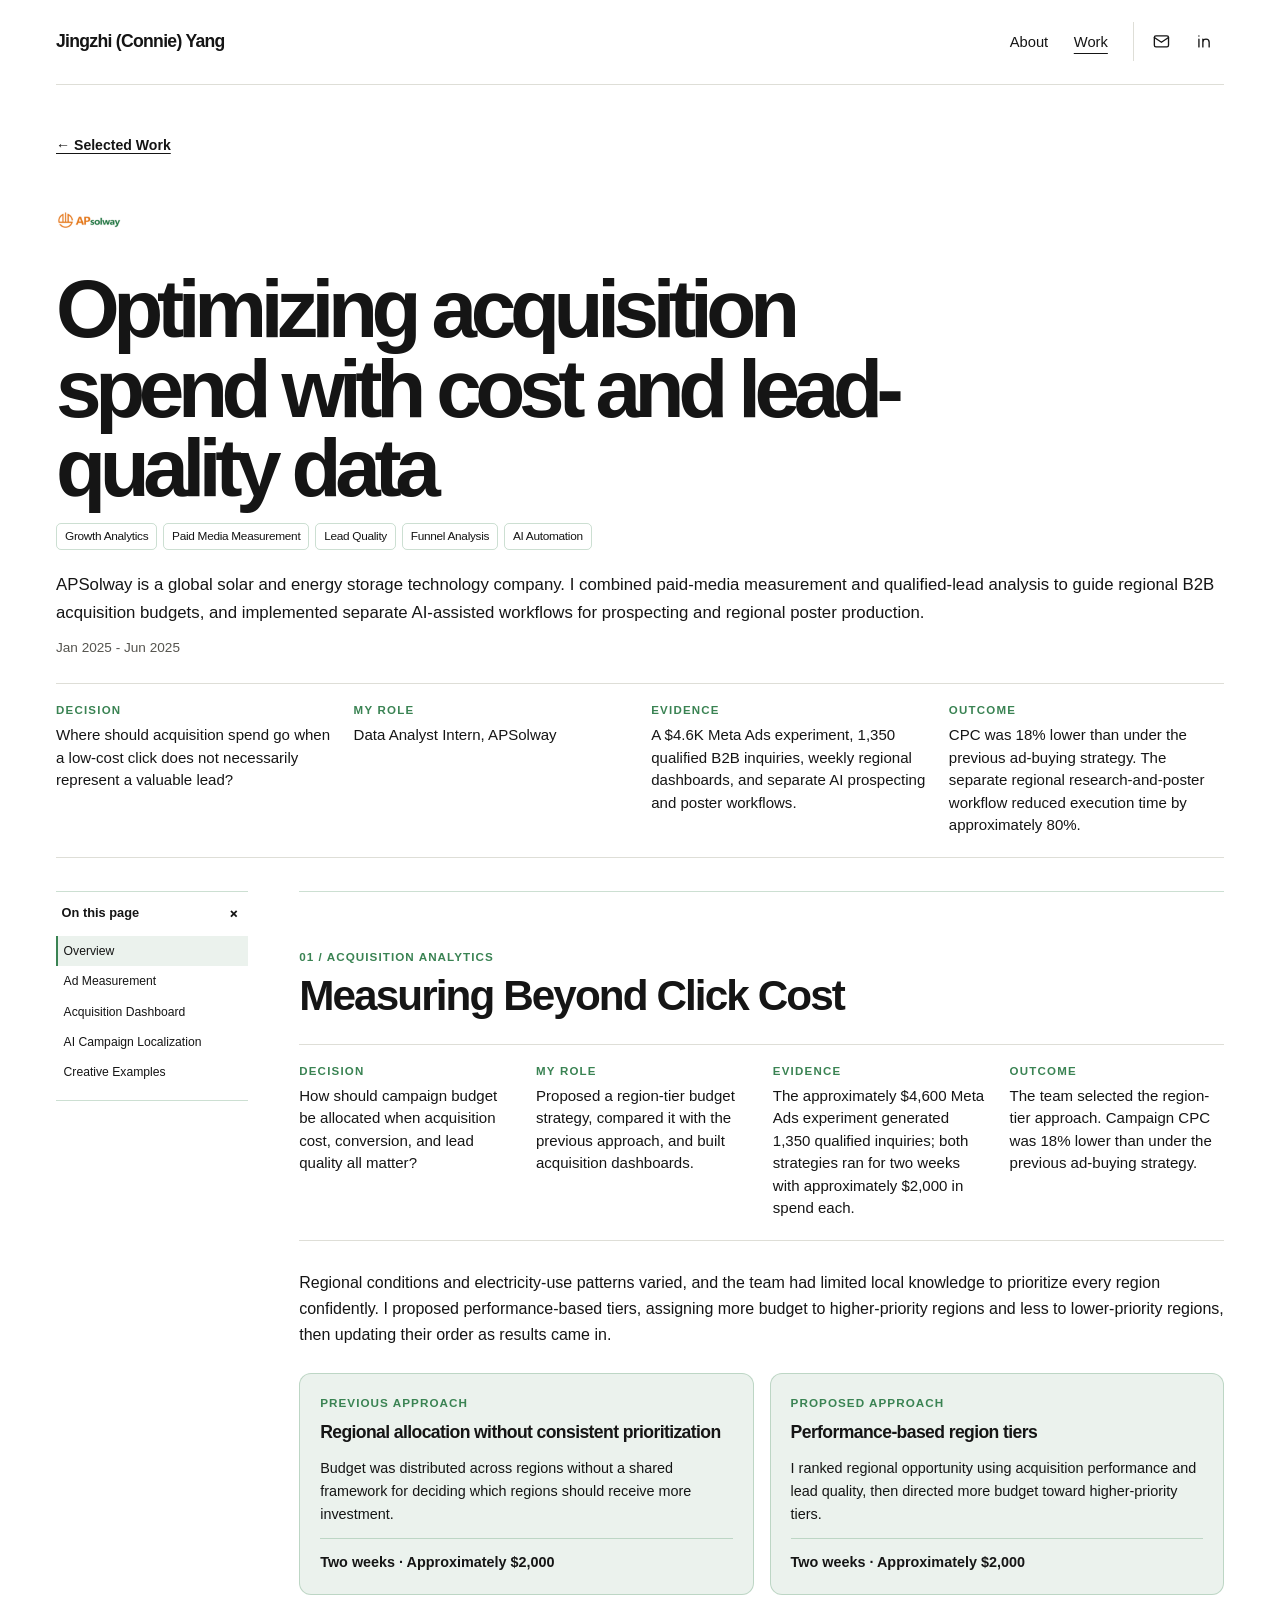
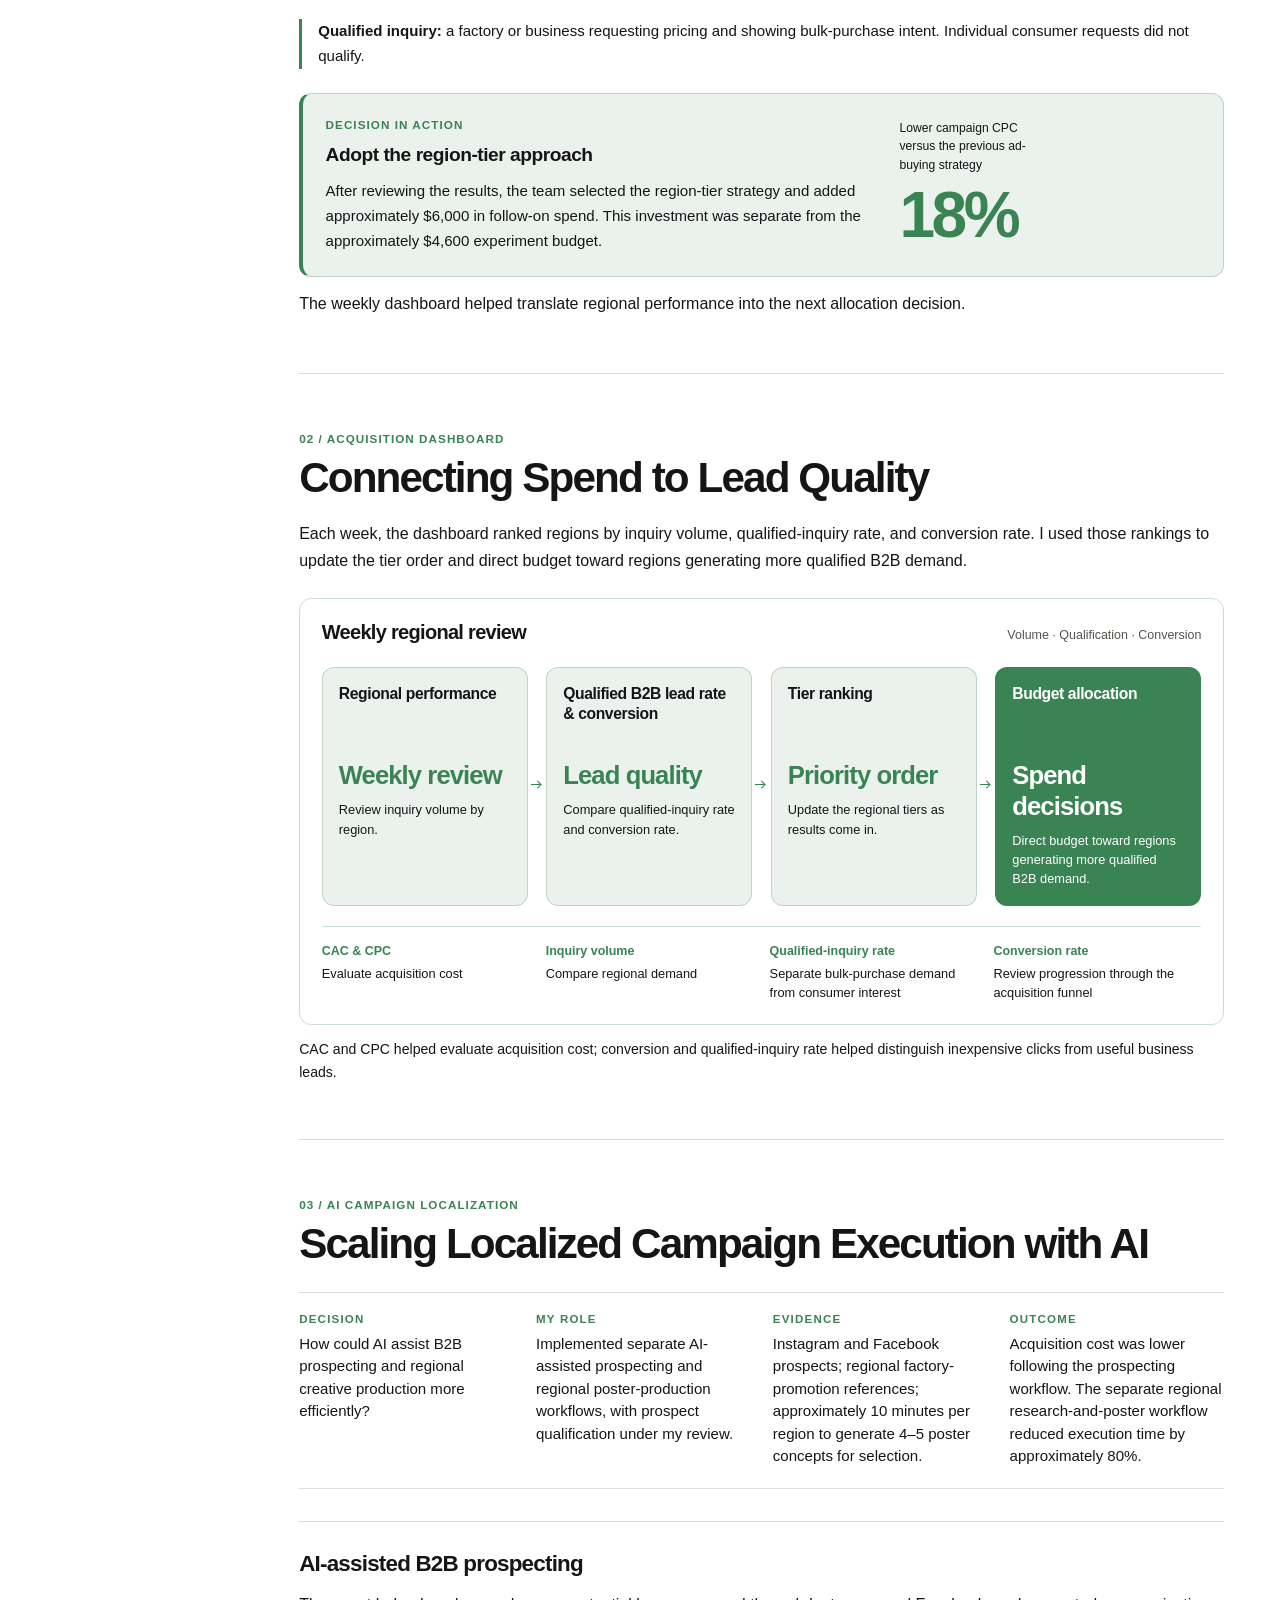
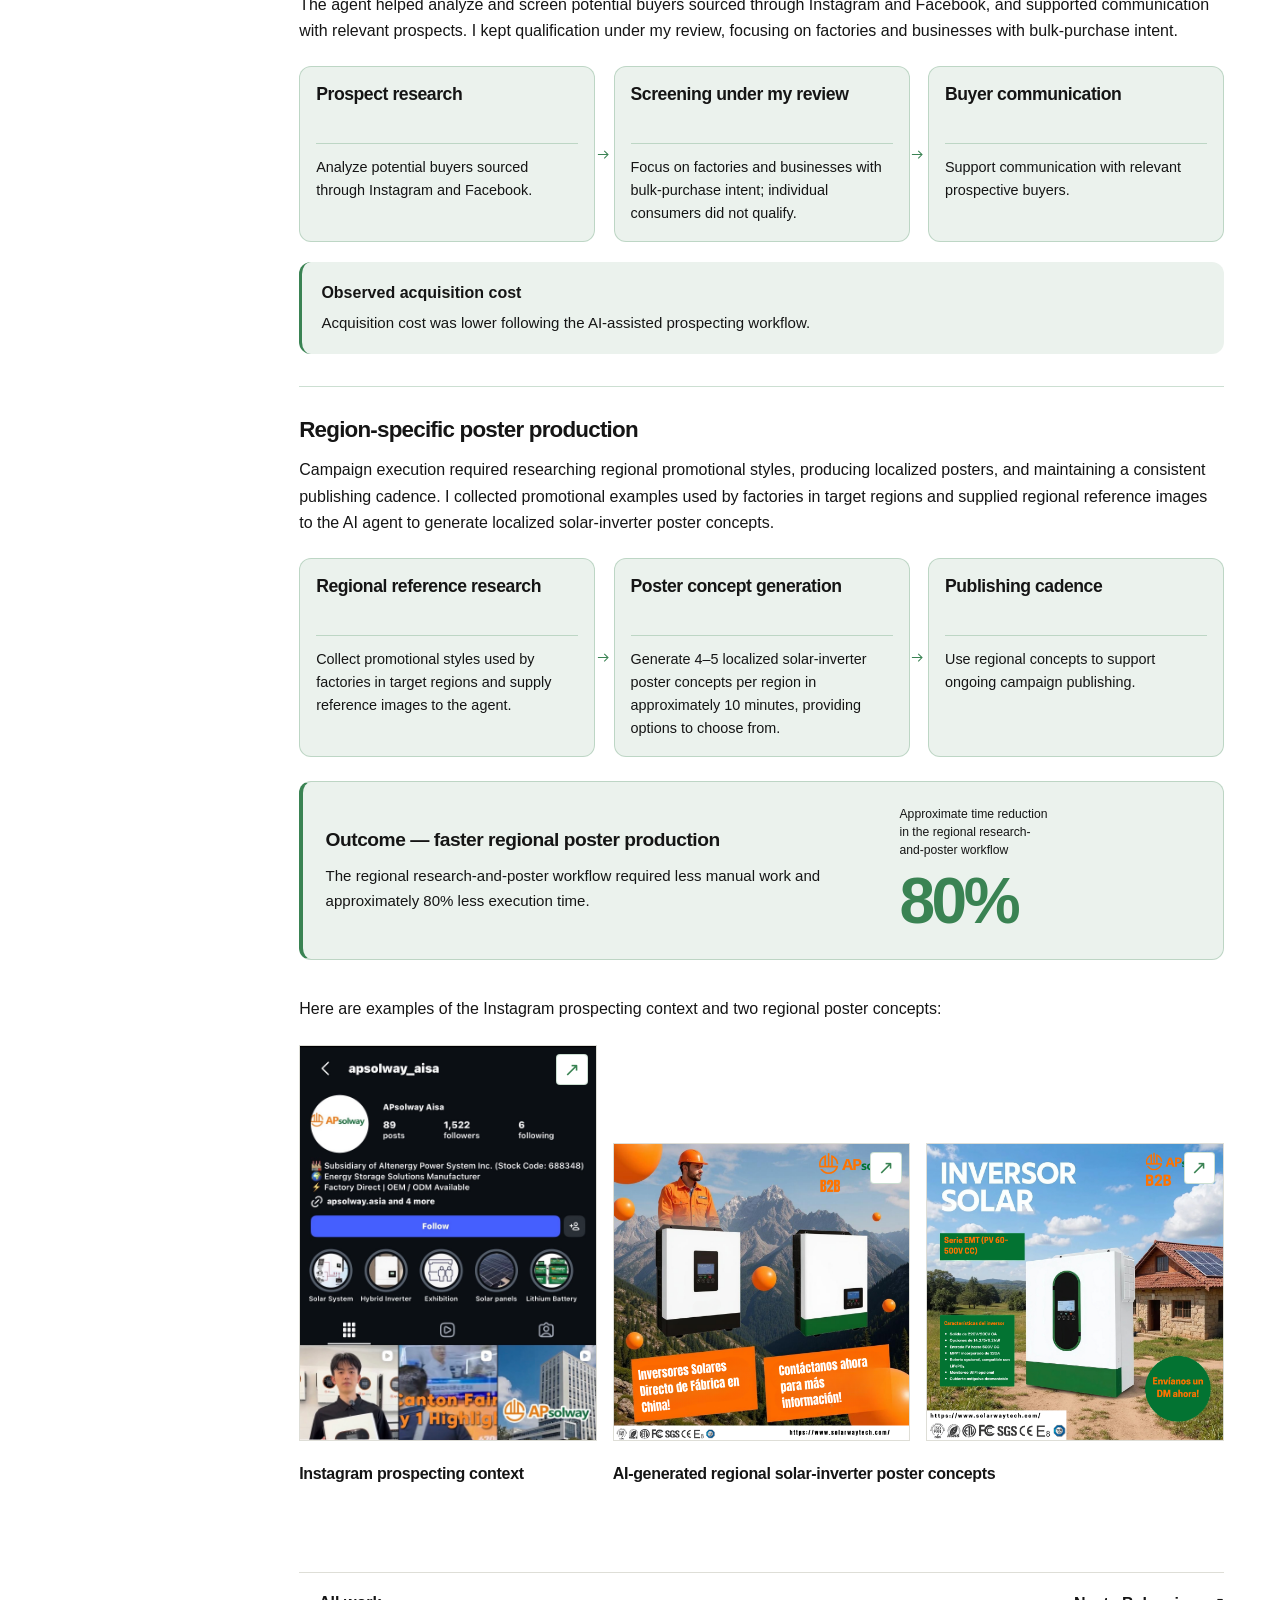
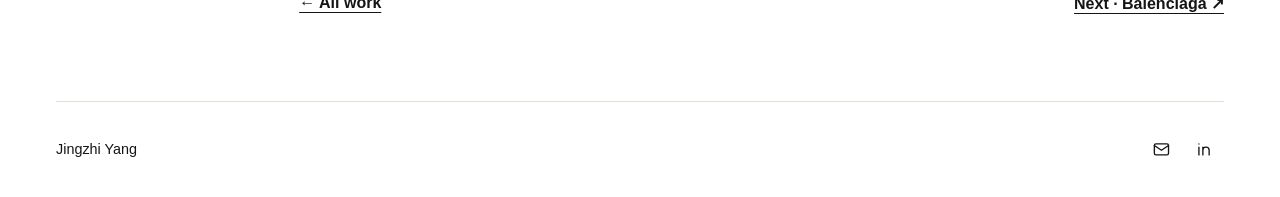
<file: work/apsolway.html>
<!doctype html>
<html lang="en">
<head>
<meta charset="utf-8">
<meta name="viewport" content="width=device-width, initial-scale=1">
<title>APSolway · Optimizing acquisition spend with cost and lead-quality data | Jingzhi (Connie) Yang</title>
<meta name="description" content="Product and growth analytics portfolio of Jingzhi (Connie) Yang.">
<link rel="stylesheet" href="../style.css?v=c69d1be918">
<link rel="stylesheet" href="../collegebot.css?v=66f66cf346"><link rel="stylesheet" href="../apsolway.css?v=3496f3cc52"><script src="../case-navigation.js?v=93591a9371" defer></script><script src="../navigation-context.js?v=92504ca39b" defer></script>
</head>
<body>
<a class="skip" href="#main">Skip to content</a>
<header class="site-header wrap">
<a class="wordmark" href="../index.html">Jingzhi (Connie) Yang</a>
<nav aria-label="Main navigation"><a href="../about.html">About</a>
<a href="../work/index.html" aria-current="page">Work</a>
<span class="contact"><a class="icon" href="mailto:jingzhi.yang.2027@anderson.ucla.edu" aria-label="Email Connie">
    <svg viewBox="0 0 24 24" aria-hidden="true"><rect x="3" y="5" width="18" height="14" rx="2"/><path d="m3 7 9 6 9-6"/></svg></a>
    <a class="icon" href="https://www.linkedin.com/in/jingzhi-yang2004/" aria-label="Connie on LinkedIn">
    <svg viewBox="0 0 24 24" aria-hidden="true"><path d="M5 9v10m0-14v.1M10 19V9m0 4a4 4 0 0 1 8 0v6"/></svg></a></span></nav>
</header>
<main id="main" class="wrap"><div class="cb-case ap-case"><section id="overview" class="case-intro cb-overview">
<a class="text-link back" href="index.html">← Selected Work</a>
<div class="case-brand-row"><img class="case-company-logo logo-apsolway" src="../assets/logos/apsolway-square.jpg" width="72" height="72" alt="APSolway logo"></div>
<h1>Optimizing acquisition spend with cost and lead-quality data</h1><div class="tags"><span class="tag">Growth Analytics</span><span class="tag">Paid Media Measurement</span><span class="tag">Lead Quality</span><span class="tag">Funnel Analysis</span><span class="tag">AI Automation</span></div>
<p class="case-description">APSolway is a global solar and energy storage technology company. I combined paid-media measurement and qualified-lead analysis to guide regional B2B acquisition budgets, and implemented separate AI-assisted workflows for prospecting and regional poster production.</p>
<p class="case-meta">Jan 2025 - Jun 2025</p>
<dl class="overview "><div><dt class="eyebrow">Decision</dt><dd>Where should acquisition spend go when a low-cost click does not necessarily represent a valuable lead?</dd></div><div><dt class="eyebrow">My Role</dt><dd>Data Analyst Intern, APSolway</dd></div><div><dt class="eyebrow">Evidence</dt><dd>A $4.6K Meta Ads experiment, 1,350 qualified B2B inquiries, weekly regional dashboards, and separate AI prospecting and poster workflows.</dd></div><div><dt class="eyebrow">Outcome</dt><dd>CPC was 18% lower than under the previous ad-buying strategy. The separate regional research-and-poster workflow reduced execution time by approximately 80%.</dd></div></dl></section>
<div class="cb-shell"><aside class="cb-sidebar"><details class="cb-toc" data-case-contents open>
<summary>On this page <span aria-hidden="true">+</span></summary><nav aria-label="Case study contents"><ol><li><a href="#overview">Overview</a></li><li><a href="#ad-measurement">Ad Measurement</a></li><li><a href="#acquisition-dashboard">Acquisition Dashboard</a></li><li><a href="#ai-campaign-localization">AI Campaign Localization</a></li><li><a href="#creative-examples">Creative Examples</a></li></ol></nav></details></aside>
<div class="cb-content"><section id="ad-measurement" class="cb-section ap-section">
<header><p class="ap-kicker">01 / Acquisition analytics</p><h2>Measuring Beyond Click Cost</h2></header>
<dl class="overview ap-project-summary"><div><dt class="eyebrow">Decision</dt><dd>How should campaign budget be allocated when acquisition cost, conversion, and lead quality all matter?</dd></div><div><dt class="eyebrow">My Role</dt><dd>Proposed a region-tier budget strategy, compared it with the previous approach, and built acquisition dashboards.</dd></div><div><dt class="eyebrow">Evidence</dt><dd>The approximately $4,600 Meta Ads experiment generated 1,350 qualified inquiries; both strategies ran for two weeks with approximately $2,000 in spend each.</dd></div><div><dt class="eyebrow">Outcome</dt><dd>The team selected the region-tier approach. Campaign CPC was 18% lower than under the previous ad-buying strategy.</dd></div></dl>
<p>Regional conditions and electricity-use patterns varied, and the team had limited local knowledge to prioritize every region confidently. I proposed performance-based tiers, assigning more budget to higher-priority regions and less to lower-priority regions, then updating their order as results came in.</p>
<div class="ap-strategy-comparison" aria-label="Two regional budget strategies compared">
<article><p class="ap-kicker">Previous approach</p><h3>Regional allocation without consistent prioritization</h3><p>Budget was distributed across regions without a shared framework for deciding which regions should receive more investment.</p><p class="ap-test-scope">Two weeks · Approximately $2,000</p></article>
<article><p class="ap-kicker">Proposed approach</p><h3>Performance-based region tiers</h3><p>I ranked regional opportunity using acquisition performance and lead quality, then directed more budget toward higher-priority tiers.</p><p class="ap-test-scope">Two weeks · Approximately $2,000</p></article>
</div>
<p class="ap-qualified-definition"><strong>Qualified inquiry:</strong> a factory or business requesting pricing and showing bulk-purchase intent. Individual consumer requests did not qualify.</p>
<aside class="ap-decision-action"><div><p class="ap-kicker">Decision in action</p><h3>Adopt the region-tier approach</h3><p>After reviewing the results, the team selected the region-tier strategy and added approximately $6,000 in follow-on spend. This investment was separate from the approximately $4,600 experiment budget.</p></div><dl class="ap-result-metric"><dt>Lower campaign CPC versus the previous ad-buying strategy</dt><dd>18%</dd></dl></aside>
<p>The weekly dashboard helped translate regional performance into the next allocation decision.</p></section><section id="acquisition-dashboard" class="cb-section ap-section">
<header><p class="ap-kicker">02 / Acquisition dashboard</p><h2>Connecting Spend to Lead Quality</h2></header>

<p>Each week, the dashboard ranked regions by inquiry volume, qualified-inquiry rate, and conversion rate. I used those rankings to update the tier order and direct budget toward regions generating more qualified B2B demand.</p>
<div class="ap-dashboard"><div class="ap-dashboard-heading"><h3>Weekly regional review</h3><p>Volume · Qualification · Conversion</p></div>
<ol class="ap-funnel" aria-label="Weekly regional performance to budget allocation"><li><h3>Regional performance</h3><strong>Weekly review</strong><p>Review inquiry volume by region.</p><svg viewBox="0 0 24 24" aria-hidden="true"><path d="M3 12h16m-6-6 6 6-6 6"/></svg></li><li><h3>Qualified B2B lead rate &amp; conversion</h3><strong>Lead quality</strong><p>Compare qualified-inquiry rate and conversion rate.</p><svg viewBox="0 0 24 24" aria-hidden="true"><path d="M3 12h16m-6-6 6 6-6 6"/></svg></li><li><h3>Tier ranking</h3><strong>Priority order</strong><p>Update the regional tiers as results come in.</p><svg viewBox="0 0 24 24" aria-hidden="true"><path d="M3 12h16m-6-6 6 6-6 6"/></svg></li><li><h3>Budget allocation</h3><strong>Spend decisions</strong><p>Direct budget toward regions generating more qualified B2B demand.</p><svg viewBox="0 0 24 24" aria-hidden="true"><path d="M3 12h16m-6-6 6 6-6 6"/></svg></li></ol><dl class="ap-metric-lenses"><div><dt>CAC &amp; CPC</dt><dd>Evaluate acquisition cost</dd></div><div><dt>Inquiry volume</dt><dd>Compare regional demand</dd></div><div><dt>Qualified-inquiry rate</dt><dd>Separate bulk-purchase demand from consumer interest</dd></div><div><dt>Conversion rate</dt><dd>Review progression through the acquisition funnel</dd></div></dl></div>
<p class="ap-diagram-caption">CAC and CPC helped evaluate acquisition cost; conversion and qualified-inquiry rate helped distinguish inexpensive clicks from useful business leads.</p></section><section id="ai-campaign-localization" class="cb-section ap-section">
<header><p class="ap-kicker">03 / AI campaign localization</p><h2>Scaling Localized Campaign Execution with AI</h2></header>
<dl class="overview ap-project-summary"><div><dt class="eyebrow">Decision</dt><dd>How could AI assist B2B prospecting and regional creative production more efficiently?</dd></div><div><dt class="eyebrow">My Role</dt><dd>Implemented separate AI-assisted prospecting and regional poster-production workflows, with prospect qualification under my review.</dd></div><div><dt class="eyebrow">Evidence</dt><dd>Instagram and Facebook prospects; regional factory-promotion references; approximately 10 minutes per region to generate 4–5 poster concepts for selection.</dd></div><div><dt class="eyebrow">Outcome</dt><dd>Acquisition cost was lower following the prospecting workflow. The separate regional research-and-poster workflow reduced execution time by approximately 80%.</dd></div></dl>
<h3 class="ap-workstream-title">AI-assisted B2B prospecting</h3>
<p>The agent helped analyze and screen potential buyers sourced through Instagram and Facebook, and supported communication with relevant prospects. I kept qualification under my review, focusing on factories and businesses with bulk-purchase intent.</p>
<ol class="ap-workflow" aria-label="AI-assisted B2B prospecting under my review"><li><h3>Prospect research</h3><p>Analyze potential buyers sourced through Instagram and Facebook.</p><svg viewBox="0 0 24 24" aria-hidden="true"><path d="M3 12h16m-6-6 6 6-6 6"/></svg></li><li><h3>Screening under my review</h3><p>Focus on factories and businesses with bulk-purchase intent; individual consumers did not qualify.</p><svg viewBox="0 0 24 24" aria-hidden="true"><path d="M3 12h16m-6-6 6 6-6 6"/></svg></li><li><h3>Buyer communication</h3><p>Support communication with relevant prospective buyers.</p><svg viewBox="0 0 24 24" aria-hidden="true"><path d="M3 12h16m-6-6 6 6-6 6"/></svg></li></ol>
<aside class="ap-qualitative-outcome"><h4>Observed acquisition cost</h4><p>Acquisition cost was lower following the AI-assisted prospecting workflow.</p></aside>
<h3 class="ap-workstream-title">Region-specific poster production</h3>
<p>Campaign execution required researching regional promotional styles, producing localized posters, and maintaining a consistent publishing cadence. I collected promotional examples used by factories in target regions and supplied regional reference images to the AI agent to generate localized solar-inverter poster concepts.</p>
<ol class="ap-workflow" aria-label="Regional reference research to localized poster production"><li><h3>Regional reference research</h3><p>Collect promotional styles used by factories in target regions and supply reference images to the agent.</p><svg viewBox="0 0 24 24" aria-hidden="true"><path d="M3 12h16m-6-6 6 6-6 6"/></svg></li><li><h3>Poster concept generation</h3><p>Generate 4–5 localized solar-inverter poster concepts per region in approximately 10 minutes, providing options to choose from.</p><svg viewBox="0 0 24 24" aria-hidden="true"><path d="M3 12h16m-6-6 6 6-6 6"/></svg></li><li><h3>Publishing cadence</h3><p>Use regional concepts to support ongoing campaign publishing.</p><svg viewBox="0 0 24 24" aria-hidden="true"><path d="M3 12h16m-6-6 6 6-6 6"/></svg></li></ol>
<aside class="ap-ai-outcome"><div><h3>Outcome — faster regional poster production</h3><p>The regional research-and-poster workflow required less manual work and approximately 80% less execution time.</p></div><dl class="ap-result-metric"><dt>Approximate time reduction in the regional research-and-poster workflow</dt><dd>80%</dd></dl></aside><div id="creative-examples" class="ap-creative-examples">
<p>Here are examples of the Instagram prospecting context and two regional poster concepts:</p>
<div class="ap-creative-strip">
<figure class="ap-creative-card"><a class="ap-creative-image" href="../assets/apsolway/instagram-campaign.jpg" target="_blank" rel="noopener" aria-label="View APSolway Instagram page used as prospecting context at full size (opens in a new tab)"><img src="../assets/apsolway/instagram-campaign.jpg" width="1320" height="1760" loading="lazy" alt="APSolway Instagram page used as prospecting context"></a><figcaption><h3>Instagram prospecting context</h3></figcaption></figure>
<figure class="ap-creative-card ap-poster-pair"><a class="ap-creative-image" href="../assets/apsolway/localized-inverter-factory.png" target="_blank" rel="noopener" aria-label="View AI-generated solar inverter poster with a factory-direct message at full size (opens in a new tab)"><img src="../assets/apsolway/localized-inverter-factory.png" width="1080" height="1080" loading="lazy" alt="AI-generated solar inverter poster with a factory-direct message"></a><a class="ap-creative-image" href="../assets/apsolway/localized-inverter-features.png" target="_blank" rel="noopener" aria-label="View AI-generated solar inverter poster highlighting product features at full size (opens in a new tab)"><img src="../assets/apsolway/localized-inverter-features.png" width="1080" height="1080" loading="lazy" alt="AI-generated solar inverter poster highlighting product features"></a><figcaption><h3>AI-generated regional solar-inverter poster concepts</h3></figcaption></figure>
</div></div></section>
<nav class="case-next" aria-label="Case study navigation"><a class="text-link" href="index.html">← All work</a><a class="text-link" href="balenciaga.html">Next · Balenciaga ↗</a></nav>
</div></div></div></main>
<footer class="site-footer wrap"><span>Jingzhi Yang</span><span class="contact"><a class="icon" href="mailto:jingzhi.yang.2027@anderson.ucla.edu" aria-label="Email Connie">
    <svg viewBox="0 0 24 24" aria-hidden="true"><rect x="3" y="5" width="18" height="14" rx="2"/><path d="m3 7 9 6 9-6"/></svg></a>
    <a class="icon" href="https://www.linkedin.com/in/jingzhi-yang2004/" aria-label="Connie on LinkedIn">
    <svg viewBox="0 0 24 24" aria-hidden="true"><path d="M5 9v10m0-14v.1M10 19V9m0 4a4 4 0 0 1 8 0v6"/></svg></a></span></footer>
</body>
</html>
</file>
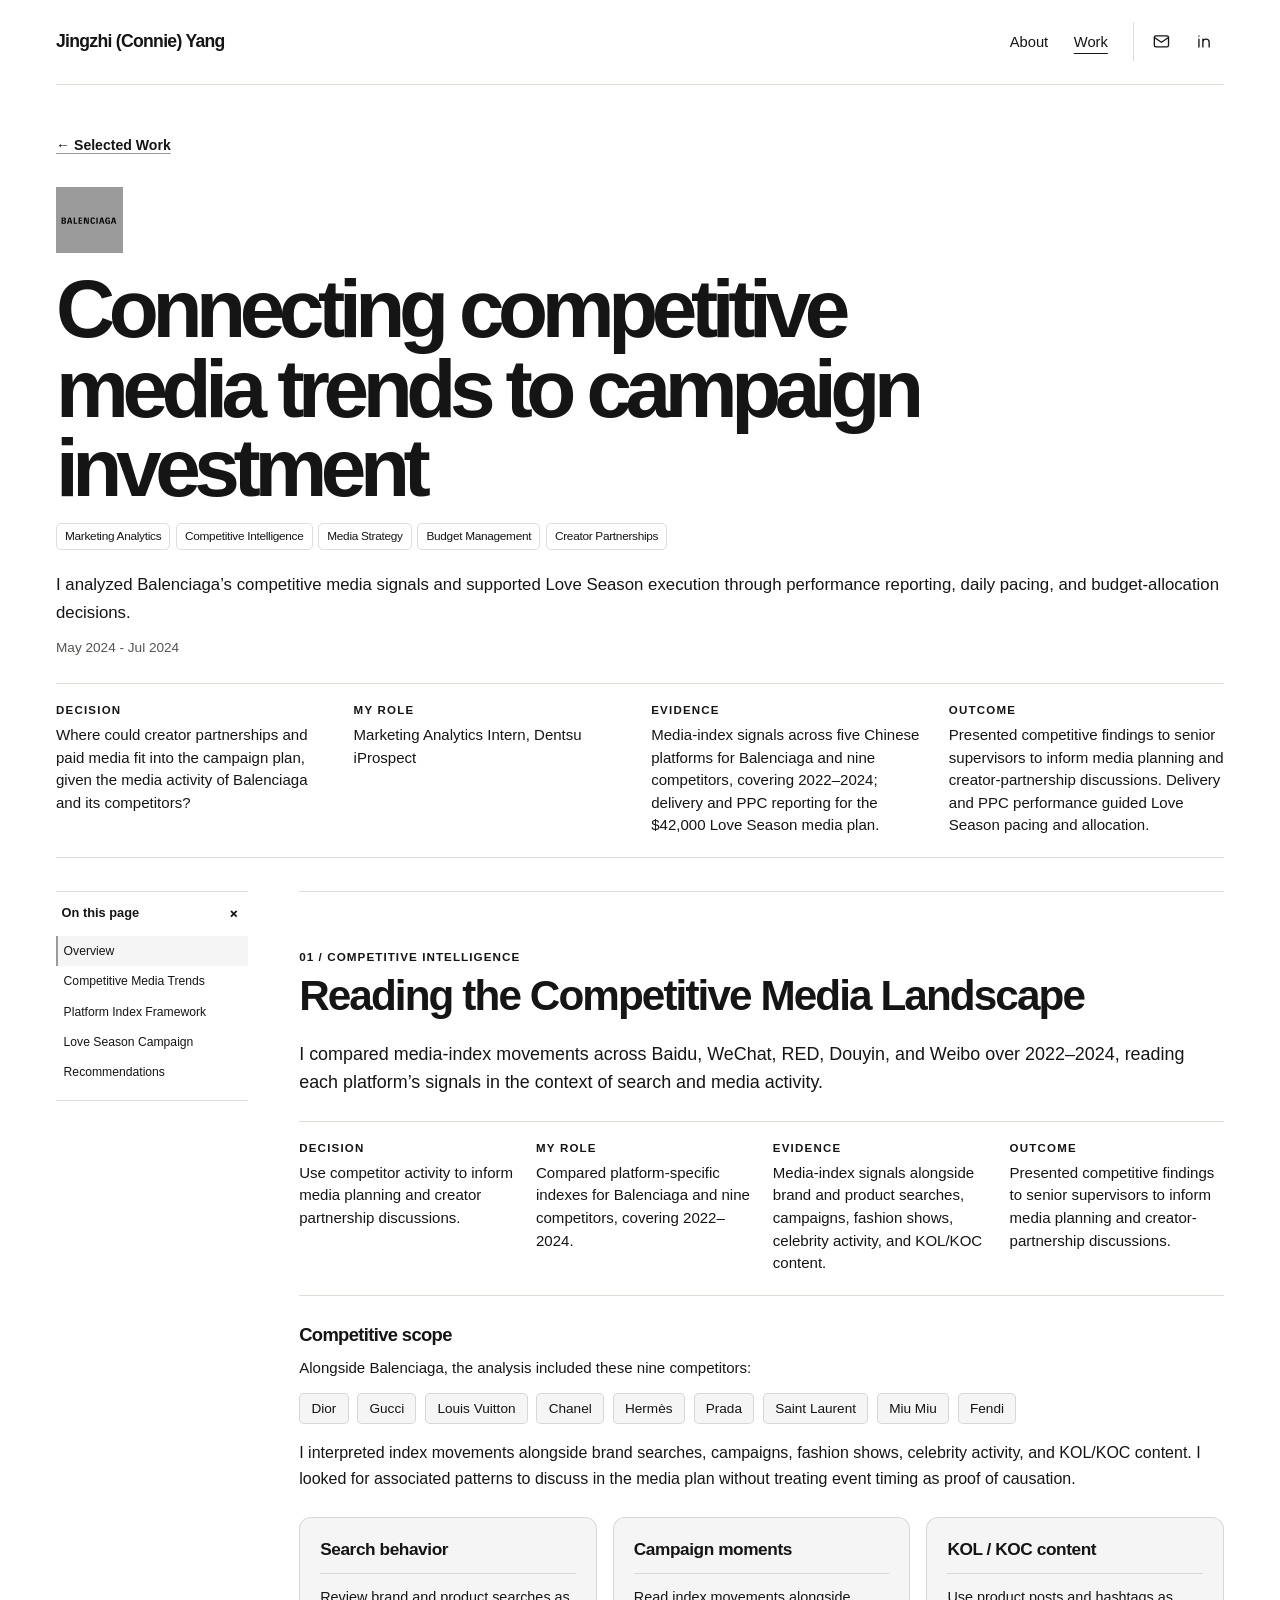
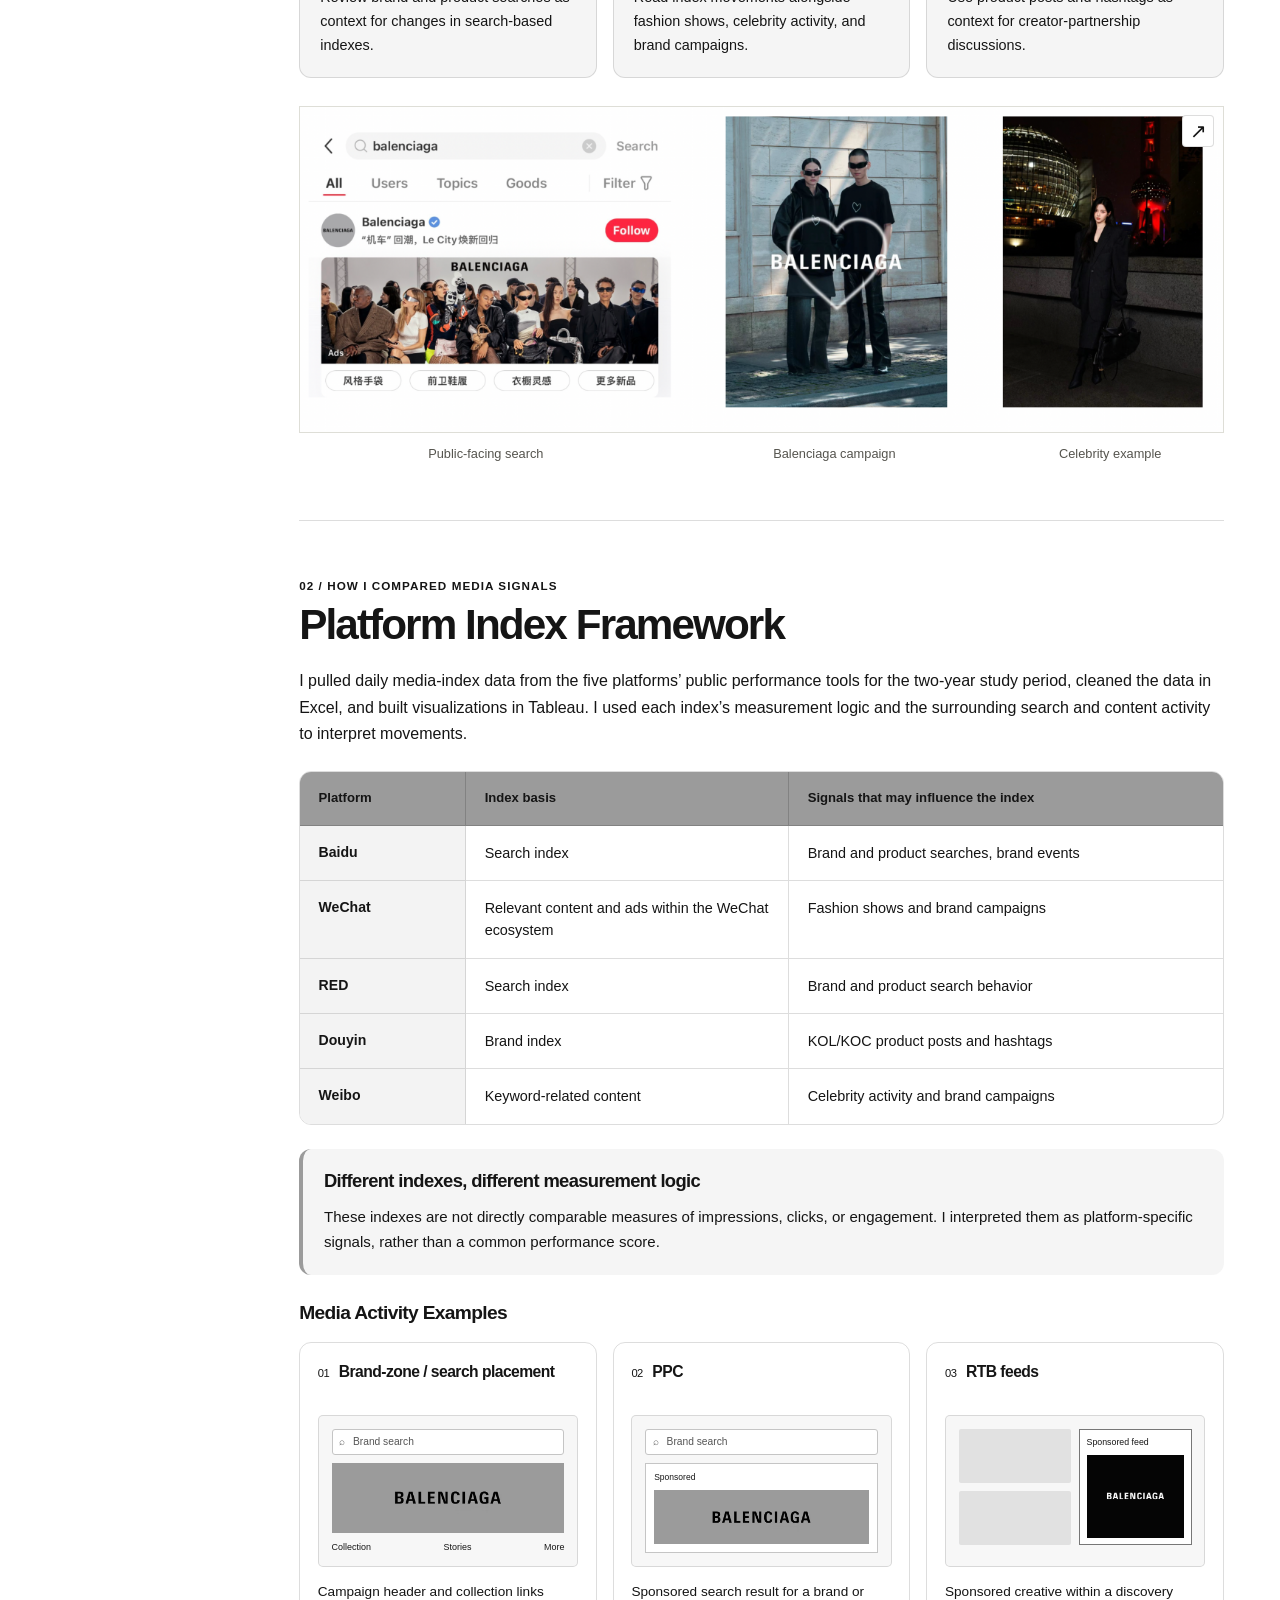
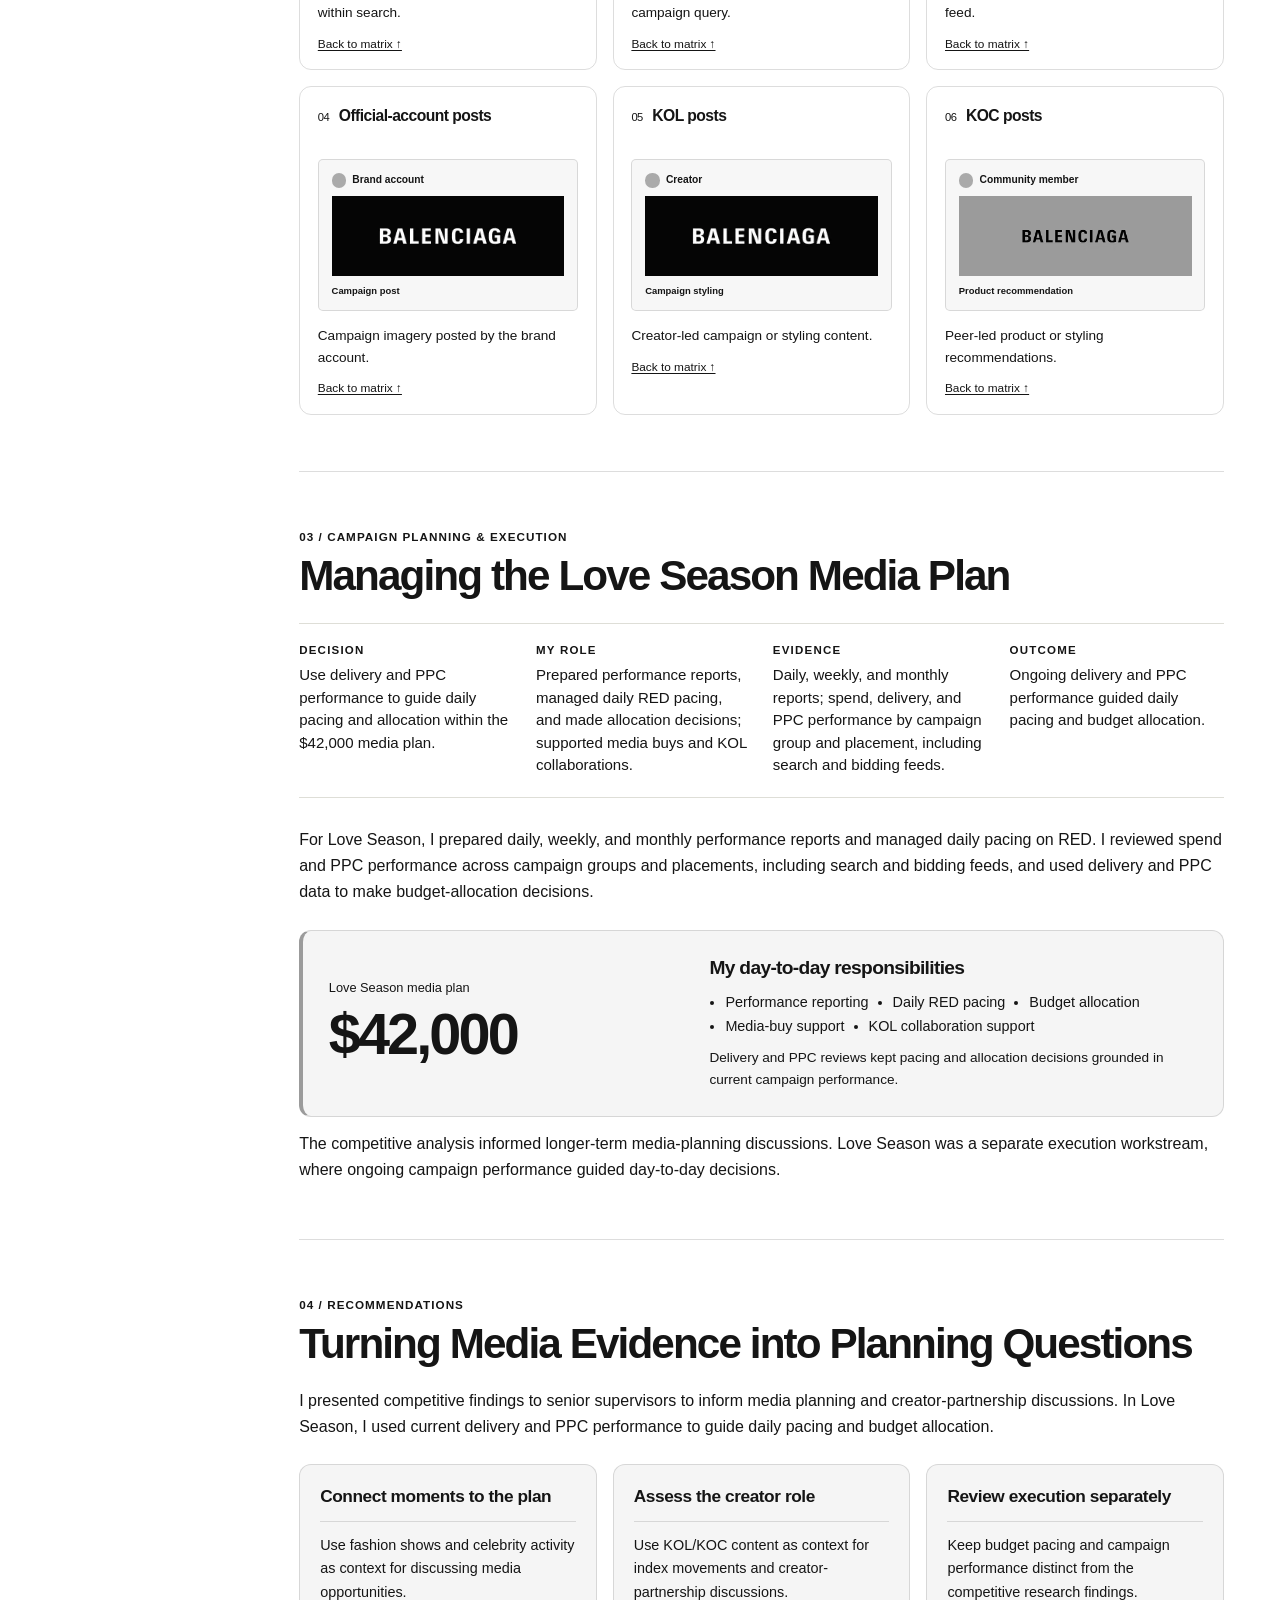
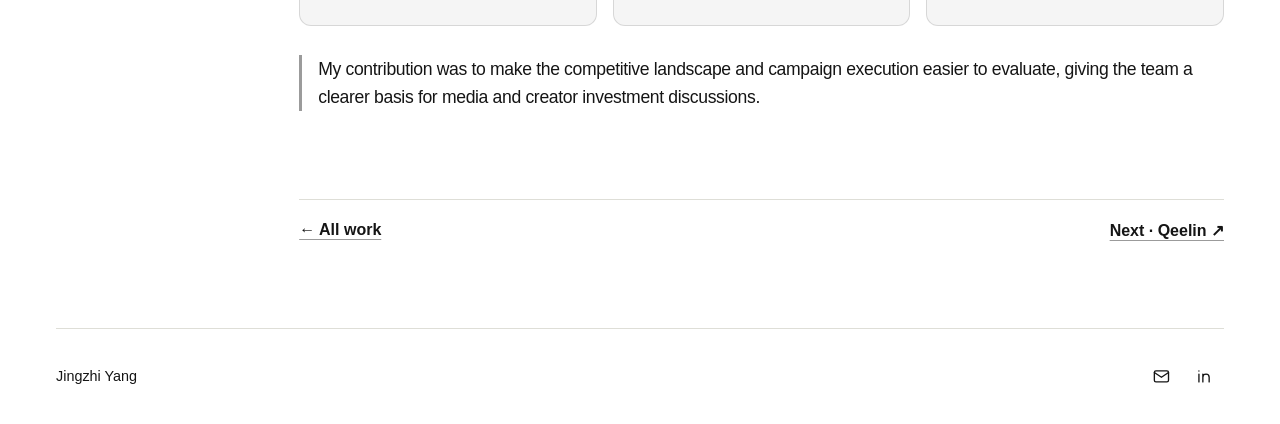
<file: work/balenciaga.html>
<!doctype html>
<html lang="en">
<head>
<meta charset="utf-8">
<meta name="viewport" content="width=device-width, initial-scale=1">
<title>Balenciaga · Connecting competitive media trends to campaign investment | Jingzhi (Connie) Yang</title>
<meta name="description" content="Product and growth analytics portfolio of Jingzhi (Connie) Yang.">
<link rel="stylesheet" href="../style.css?v=c69d1be918">
<link rel="stylesheet" href="../collegebot.css?v=66f66cf346"><link rel="stylesheet" href="../dentsu.css?v=65a5807638"><script src="../case-navigation.js?v=93591a9371" defer></script><script src="../navigation-context.js?v=92504ca39b" defer></script>
</head>
<body>
<a class="skip" href="#main">Skip to content</a>
<header class="site-header wrap">
<a class="wordmark" href="../index.html">Jingzhi (Connie) Yang</a>
<nav aria-label="Main navigation"><a href="../about.html">About</a>
<a href="../work/index.html" aria-current="page">Work</a>
<span class="contact"><a class="icon" href="mailto:jingzhi.yang.2027@anderson.ucla.edu" aria-label="Email Connie">
    <svg viewBox="0 0 24 24" aria-hidden="true"><rect x="3" y="5" width="18" height="14" rx="2"/><path d="m3 7 9 6 9-6"/></svg></a>
    <a class="icon" href="https://www.linkedin.com/in/jingzhi-yang2004/" aria-label="Connie on LinkedIn">
    <svg viewBox="0 0 24 24" aria-hidden="true"><path d="M5 9v10m0-14v.1M10 19V9m0 4a4 4 0 0 1 8 0v6"/></svg></a></span></nav>
</header>
<main id="main" class="wrap"><div class="cb-case dn-case balenciaga-case"><section id="overview" class="case-intro cb-overview">
<a class="text-link back" href="index.html">← Selected Work</a>
<div class="case-brand-row"><span class="case-logo-frame"><img class="case-company-logo logo-balenciaga" src="../assets/logos/balenciaga.avif" width="72" height="72" alt="Balenciaga logo"></span></div>
<h1>Connecting competitive media trends to campaign investment</h1><div class="tags"><span class="tag">Marketing Analytics</span><span class="tag">Competitive Intelligence</span><span class="tag">Media Strategy</span><span class="tag">Budget Management</span><span class="tag">Creator Partnerships</span></div>
<p class="case-description">I analyzed Balenciaga’s competitive media signals and supported Love Season execution through performance reporting, daily pacing, and budget-allocation decisions.</p>
<p class="case-meta">May 2024 - Jul 2024</p>
<dl class="overview "><div><dt class="eyebrow">Decision</dt><dd>Where could creator partnerships and paid media fit into the campaign plan, given the media activity of Balenciaga and its competitors?</dd></div><div><dt class="eyebrow">My Role</dt><dd>Marketing Analytics Intern, Dentsu iProspect</dd></div><div><dt class="eyebrow">Evidence</dt><dd>Media-index signals across five Chinese platforms for Balenciaga and nine competitors, covering 2022–2024; delivery and PPC reporting for the $42,000 Love Season media plan.</dd></div><div><dt class="eyebrow">Outcome</dt><dd>Presented competitive findings to senior supervisors to inform media planning and creator-partnership discussions. Delivery and PPC performance guided Love Season pacing and allocation.</dd></div></dl></section>
<div class="cb-shell"><aside class="cb-sidebar"><details class="cb-toc" data-case-contents open>
<summary>On this page <span aria-hidden="true">+</span></summary>
<nav aria-label="Case study contents"><ol><li><a href="#overview">Overview</a></li><li><a href="#competitive-media-trends">Competitive Media Trends</a></li><li><a href="#media-activity-matrix">Platform Index Framework</a></li><li><a href="#love-season-campaign">Love Season Campaign</a></li><li><a href="#recommendations">Recommendations</a></li></ol></nav></details></aside>
<div class="cb-content"><section id="competitive-media-trends" class="cb-section dn-section">
<header><p class="dn-kicker">01 / Competitive intelligence</p><h2>Reading the Competitive Media Landscape</h2></header>

<p class="dn-lead">I compared media-index movements across Baidu, WeChat, RED, Douyin, and Weibo over 2022–2024, reading each platform’s signals in the context of search and media activity.</p>
<dl class="overview dn-project-summary"><div><dt class="eyebrow">Decision</dt><dd>Use competitor activity to inform media planning and creator partnership discussions.</dd></div><div><dt class="eyebrow">My Role</dt><dd>Compared platform-specific indexes for Balenciaga and nine competitors, covering 2022–2024.</dd></div><div><dt class="eyebrow">Evidence</dt><dd>Media-index signals alongside brand and product searches, campaigns, fashion shows, celebrity activity, and KOL/KOC content.</dd></div><div><dt class="eyebrow">Outcome</dt><dd>Presented competitive findings to senior supervisors to inform media planning and creator-partnership discussions.</dd></div></dl>
<div class="dn-competitive-scope"><h3>Competitive scope</h3><p>Alongside Balenciaga, the analysis included these nine competitors:</p><ul class="dn-scope-list"><li>Dior</li><li>Gucci</li><li>Louis Vuitton</li><li>Chanel</li><li>Hermès</li><li>Prada</li><li>Saint Laurent</li><li>Miu Miu</li><li>Fendi</li></ul></div>
<p>I interpreted index movements alongside brand searches, campaigns, fashion shows, celebrity activity, and KOL/KOC content. I looked for associated patterns to discuss in the media plan without treating event timing as proof of causation.</p>
<div class="dn-cards "><article><h3>Search behavior</h3><p>Review brand and product searches as context for changes in search-based indexes.</p></article><article><h3>Campaign moments</h3><p>Read index movements alongside fashion shows, celebrity activity, and brand campaigns.</p></article><article><h3>KOL / KOC content</h3><p>Use product posts and hashtags as context for creator-partnership discussions.</p></article></div>
<figure class="dn-figure"><a href="../assets/balenciaga/media-context.webp" target="_blank" rel="noopener" aria-label="View Balenciaga search and campaign examples at full size (opens in a new tab)"><img src="../assets/balenciaga/media-context.webp" width="2500" height="882" loading="lazy" alt="Balenciaga RED search placement beside campaign imagery and a celebrity image."><span class="dn-enlarge" aria-hidden="true">↗</span></a><figcaption class="dn-context-captions"><span>Public-facing search</span><span>Balenciaga campaign</span><span>Celebrity example</span></figcaption></figure></section><section id="media-activity-matrix" class="cb-section dn-section">
<header><p class="dn-kicker">02 / How I compared media signals</p><h2>Platform Index Framework</h2></header>

<p>I pulled daily media-index data from the five platforms’ public performance tools for the two-year study period, cleaned the data in Excel, and built visualizations in Tableau. I used each index’s measurement logic and the surrounding search and content activity to interpret movements.</p>
<div class="dn-matrix-scroll" tabindex="0" role="region" aria-label="Platform index framework; scroll horizontally on smaller screens">
<table class="dn-matrix dn-index-matrix" aria-label="Five-platform media-index methodology"><colgroup><col class="dn-index-platform"><col class="dn-index-basis"><col></colgroup>
<thead><tr><th scope="col">Platform</th><th scope="col">Index basis</th><th scope="col">Signals that may influence the index</th></tr></thead>
<tbody><tr><th scope="row">Baidu</th><td>Search index</td><td>Brand and product searches, brand events</td></tr><tr><th scope="row">WeChat</th><td>Relevant content and ads within the WeChat ecosystem</td><td>Fashion shows and brand campaigns</td></tr><tr><th scope="row">RED</th><td>Search index</td><td>Brand and product search behavior</td></tr><tr><th scope="row">Douyin</th><td>Brand index</td><td>KOL/KOC product posts and hashtags</td></tr><tr><th scope="row">Weibo</th><td>Keyword-related content</td><td>Celebrity activity and brand campaigns</td></tr></tbody></table></div>
<aside class="dn-callout"><h3>Different indexes, different measurement logic</h3><p>These indexes are not directly comparable measures of impressions, clicks, or engagement. I interpreted them as platform-specific signals, rather than a common performance score.</p></aside>
<div class="dn-activity-examples"><h3>Media Activity Examples</h3><div class="dn-activity-grid"><article id="activity-search" class="dn-activity-card" tabindex="-1"><h3><span>01</span>Brand-zone / search placement</h3><div class="dn-format-preview" aria-hidden="true"><div class="dn-mini-query">⌕ <span>Brand search</span></div><div class="dn-mini-brand"><img src="../assets/balenciaga/brand-visual.avif" width="800" height="533" alt=""></div><div class="dn-mini-tabs"><span>Collection</span><span>Stories</span><span>More</span></div></div><p>Campaign header and collection links within search.</p><a class="dn-activity-return" href="#media-activity-matrix">Back to matrix ↑</a></article><article id="activity-ppc" class="dn-activity-card" tabindex="-1"><h3><span>02</span>PPC</h3><div class="dn-format-preview" aria-hidden="true"><div class="dn-mini-query">⌕ <span>Brand search</span></div><div class="dn-mini-result"><small>Sponsored</small><div class="dn-mini-art"><img src="../assets/balenciaga/brand-visual.avif" width="800" height="533" alt=""></div></div></div><p>Sponsored search result for a brand or campaign query.</p><a class="dn-activity-return" href="#media-activity-matrix">Back to matrix ↑</a></article><article id="activity-feeds" class="dn-activity-card" tabindex="-1"><h3><span>03</span>RTB feeds</h3><div class="dn-format-preview" aria-hidden="true"><div class="dn-mini-feed"><span></span><div><small>Sponsored feed</small><div class="dn-mini-art"><img src="../assets/balenciaga/wordmark.webp" width="300" height="300" alt=""></div></div><span></span><span></span></div></div><p>Sponsored creative within a discovery feed.</p><a class="dn-activity-return" href="#media-activity-matrix">Back to matrix ↑</a></article><article id="activity-official" class="dn-activity-card" tabindex="-1"><h3><span>04</span>Official-account posts</h3><div class="dn-format-preview" aria-hidden="true"><div class="dn-mini-account"><span class="dn-mini-avatar"></span><strong>Brand account</strong></div><div class="dn-mini-art"><img src="../assets/balenciaga/wordmark.webp" width="300" height="300" alt=""></div><span class="dn-mini-post-label">Campaign post</span></div><p>Campaign imagery posted by the brand account.</p><a class="dn-activity-return" href="#media-activity-matrix">Back to matrix ↑</a></article><article id="activity-kol" class="dn-activity-card" tabindex="-1"><h3><span>05</span>KOL posts</h3><div class="dn-format-preview" aria-hidden="true"><div class="dn-mini-account"><span class="dn-mini-avatar"></span><strong>Creator</strong></div><div class="dn-mini-art"><img src="../assets/balenciaga/wordmark.webp" width="300" height="300" alt=""></div><span class="dn-mini-post-label">Campaign styling</span></div><p>Creator-led campaign or styling content.</p><a class="dn-activity-return" href="#media-activity-matrix">Back to matrix ↑</a></article><article id="activity-koc" class="dn-activity-card" tabindex="-1"><h3><span>06</span>KOC posts</h3><div class="dn-format-preview" aria-hidden="true"><div class="dn-mini-account"><span class="dn-mini-avatar"></span><strong>Community member</strong></div><div class="dn-mini-art"><img src="../assets/balenciaga/brand-visual.avif" width="800" height="533" alt=""></div><span class="dn-mini-post-label">Product recommendation</span></div><p>Peer-led product or styling recommendations.</p><a class="dn-activity-return" href="#media-activity-matrix">Back to matrix ↑</a></article></div></div></section><section id="love-season-campaign" class="cb-section dn-section">
<header><p class="dn-kicker">03 / Campaign planning &amp; execution</p><h2>Managing the Love Season Media Plan</h2></header>
<dl class="overview dn-project-summary"><div><dt class="eyebrow">Decision</dt><dd>Use delivery and PPC performance to guide daily pacing and allocation within the $42,000 media plan.</dd></div><div><dt class="eyebrow">My Role</dt><dd>Prepared performance reports, managed daily RED pacing, and made allocation decisions; supported media buys and KOL collaborations.</dd></div><div><dt class="eyebrow">Evidence</dt><dd>Daily, weekly, and monthly reports; spend, delivery, and PPC performance by campaign group and placement, including search and bidding feeds.</dd></div><div><dt class="eyebrow">Outcome</dt><dd>Ongoing delivery and PPC performance guided daily pacing and budget allocation.</dd></div></dl>
<p>For Love Season, I prepared daily, weekly, and monthly performance reports and managed daily pacing on RED. I reviewed spend and PPC performance across campaign groups and placements, including search and bidding feeds, and used delivery and PPC data to make budget-allocation decisions.</p>
<div class="dn-budget"><dl><dt>Love Season media plan</dt><dd>$42,000</dd></dl><div><h3>My day-to-day responsibilities</h3><ul><li>Performance reporting</li><li>Daily RED pacing</li><li>Budget allocation</li><li>Media-buy support</li><li>KOL collaboration support</li></ul><p>Delivery and PPC reviews kept pacing and allocation decisions grounded in current campaign performance.</p></div></div>
<p>The competitive analysis informed longer-term media-planning discussions. Love Season was a separate execution workstream, where ongoing campaign performance guided day-to-day decisions.</p></section><section id="recommendations" class="cb-section dn-section">
<header><p class="dn-kicker">04 / Recommendations</p><h2>Turning Media Evidence into Planning Questions</h2></header>

<p>I presented competitive findings to senior supervisors to inform media planning and creator-partnership discussions. In Love Season, I used current delivery and PPC performance to guide daily pacing and budget allocation.</p>
<div class="dn-cards "><article><h3>Connect moments to the plan</h3><p>Use fashion shows and celebrity activity as context for discussing media opportunities.</p></article><article><h3>Assess the creator role</h3><p>Use KOL/KOC content as context for index movements and creator-partnership discussions.</p></article><article><h3>Review execution separately</h3><p>Keep budget pacing and campaign performance distinct from the competitive research findings.</p></article></div>
<p class="dn-closing">My contribution was to make the competitive landscape and campaign execution easier to evaluate, giving the team a clearer basis for media and creator investment discussions.</p></section>
<nav class="case-next" aria-label="Case study navigation"><a class="text-link" href="index.html">← All work</a><a class="text-link" href="qeelin.html">Next · Qeelin ↗</a></nav>
</div></div></div></main>
<footer class="site-footer wrap"><span>Jingzhi Yang</span><span class="contact"><a class="icon" href="mailto:jingzhi.yang.2027@anderson.ucla.edu" aria-label="Email Connie">
    <svg viewBox="0 0 24 24" aria-hidden="true"><rect x="3" y="5" width="18" height="14" rx="2"/><path d="m3 7 9 6 9-6"/></svg></a>
    <a class="icon" href="https://www.linkedin.com/in/jingzhi-yang2004/" aria-label="Connie on LinkedIn">
    <svg viewBox="0 0 24 24" aria-hidden="true"><path d="M5 9v10m0-14v.1M10 19V9m0 4a4 4 0 0 1 8 0v6"/></svg></a></span></footer>
</body>
</html>
</file>
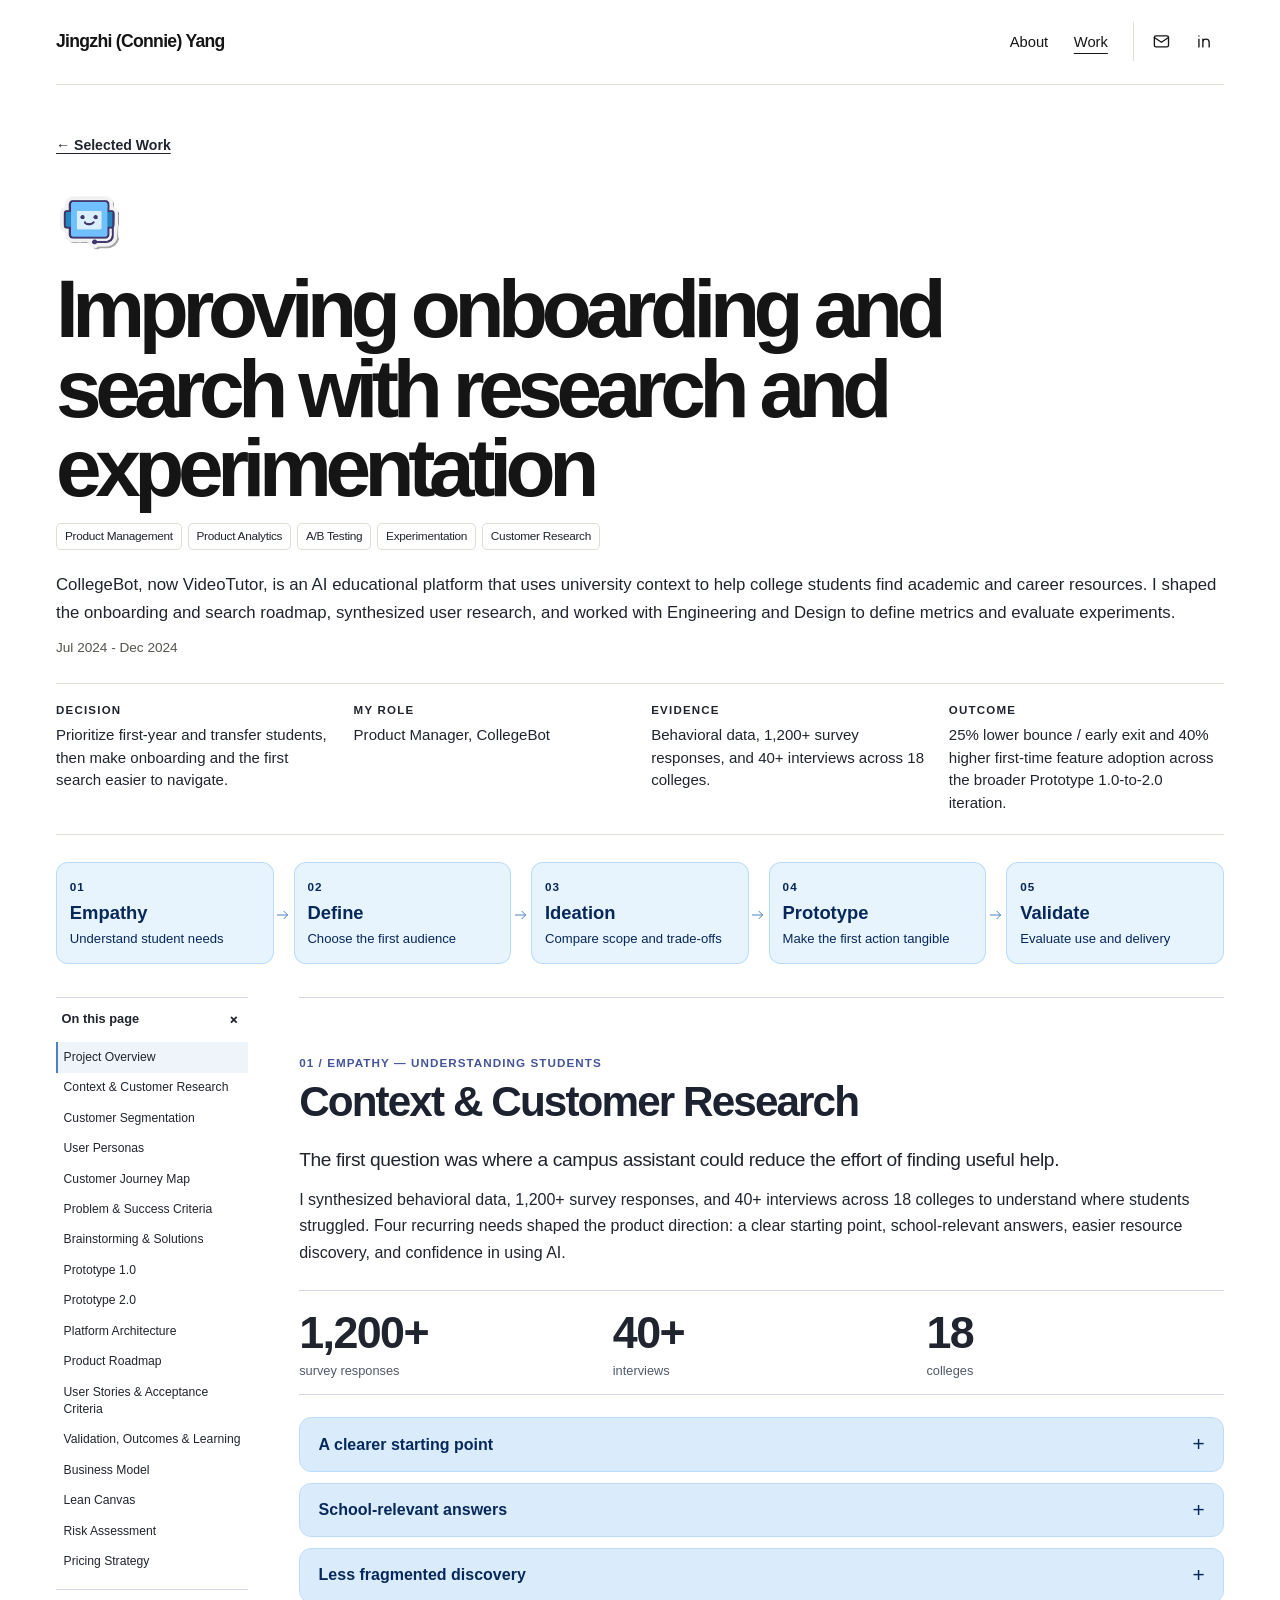
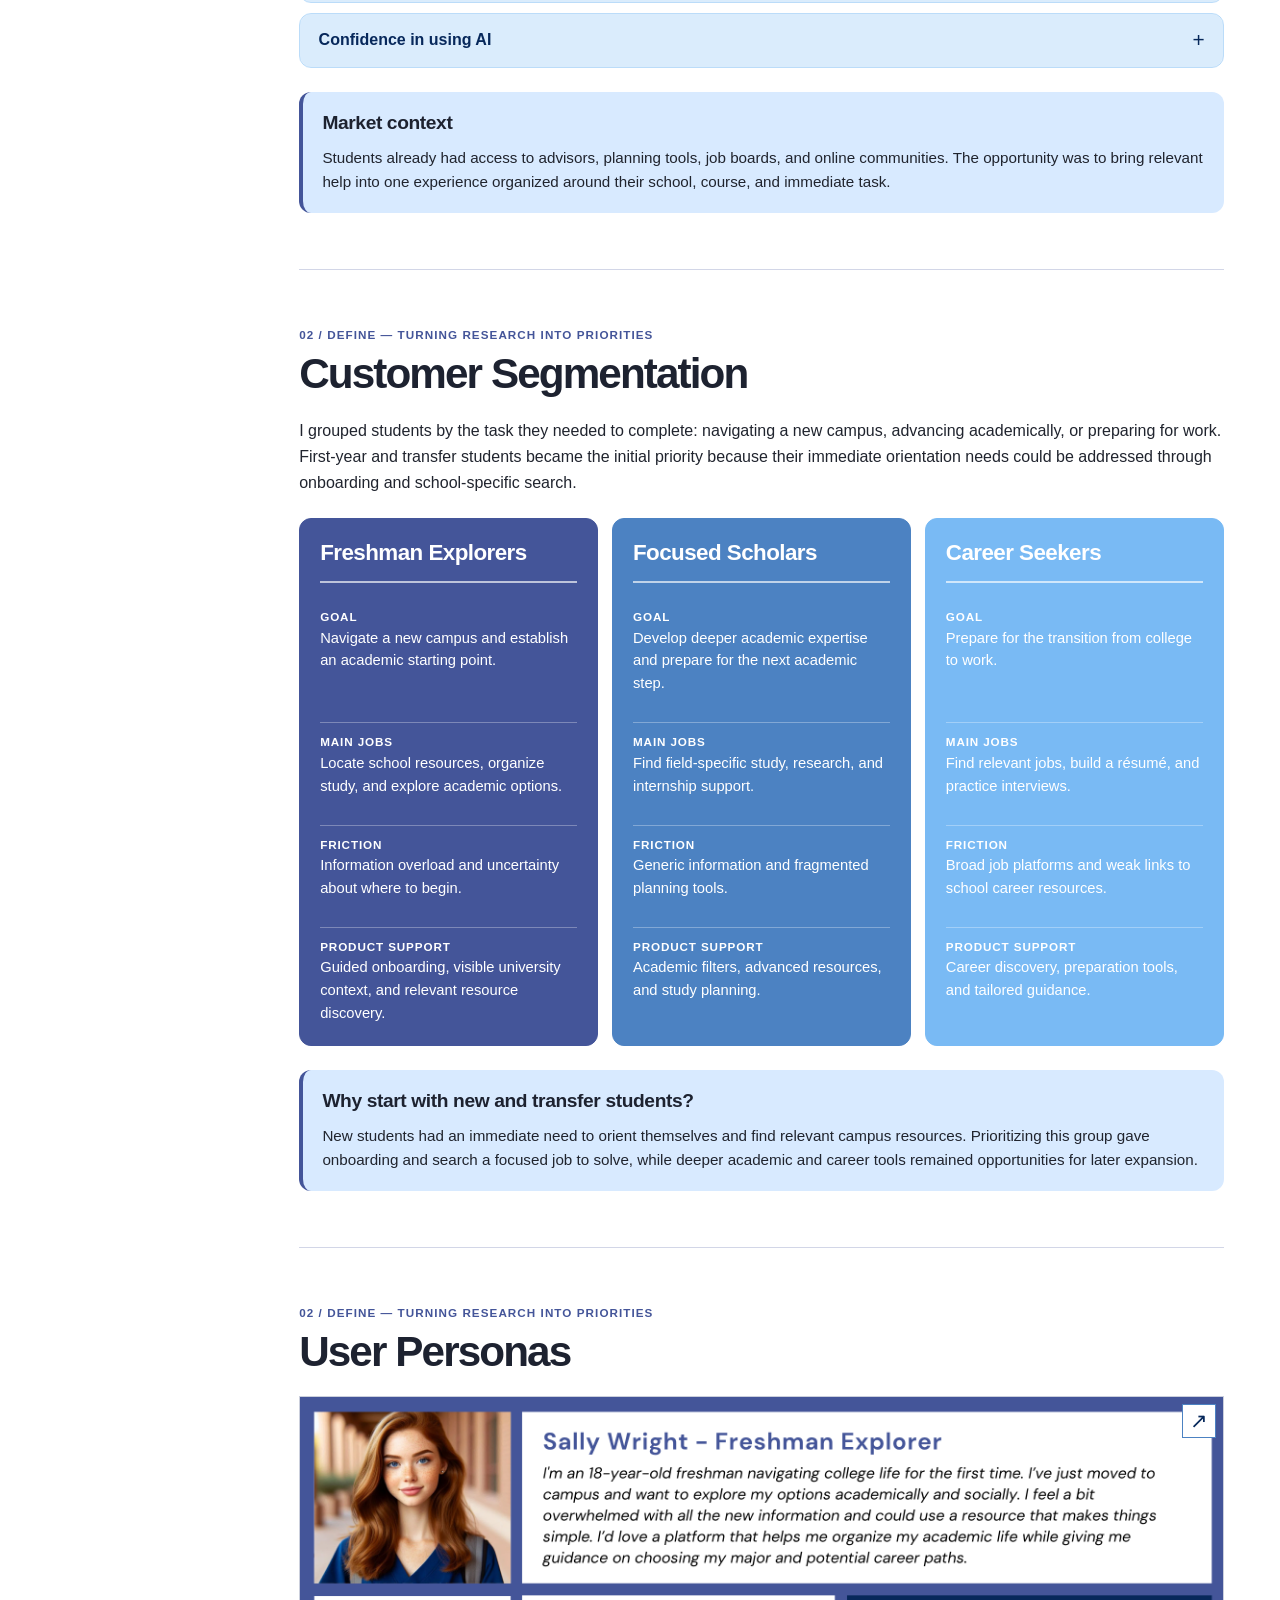
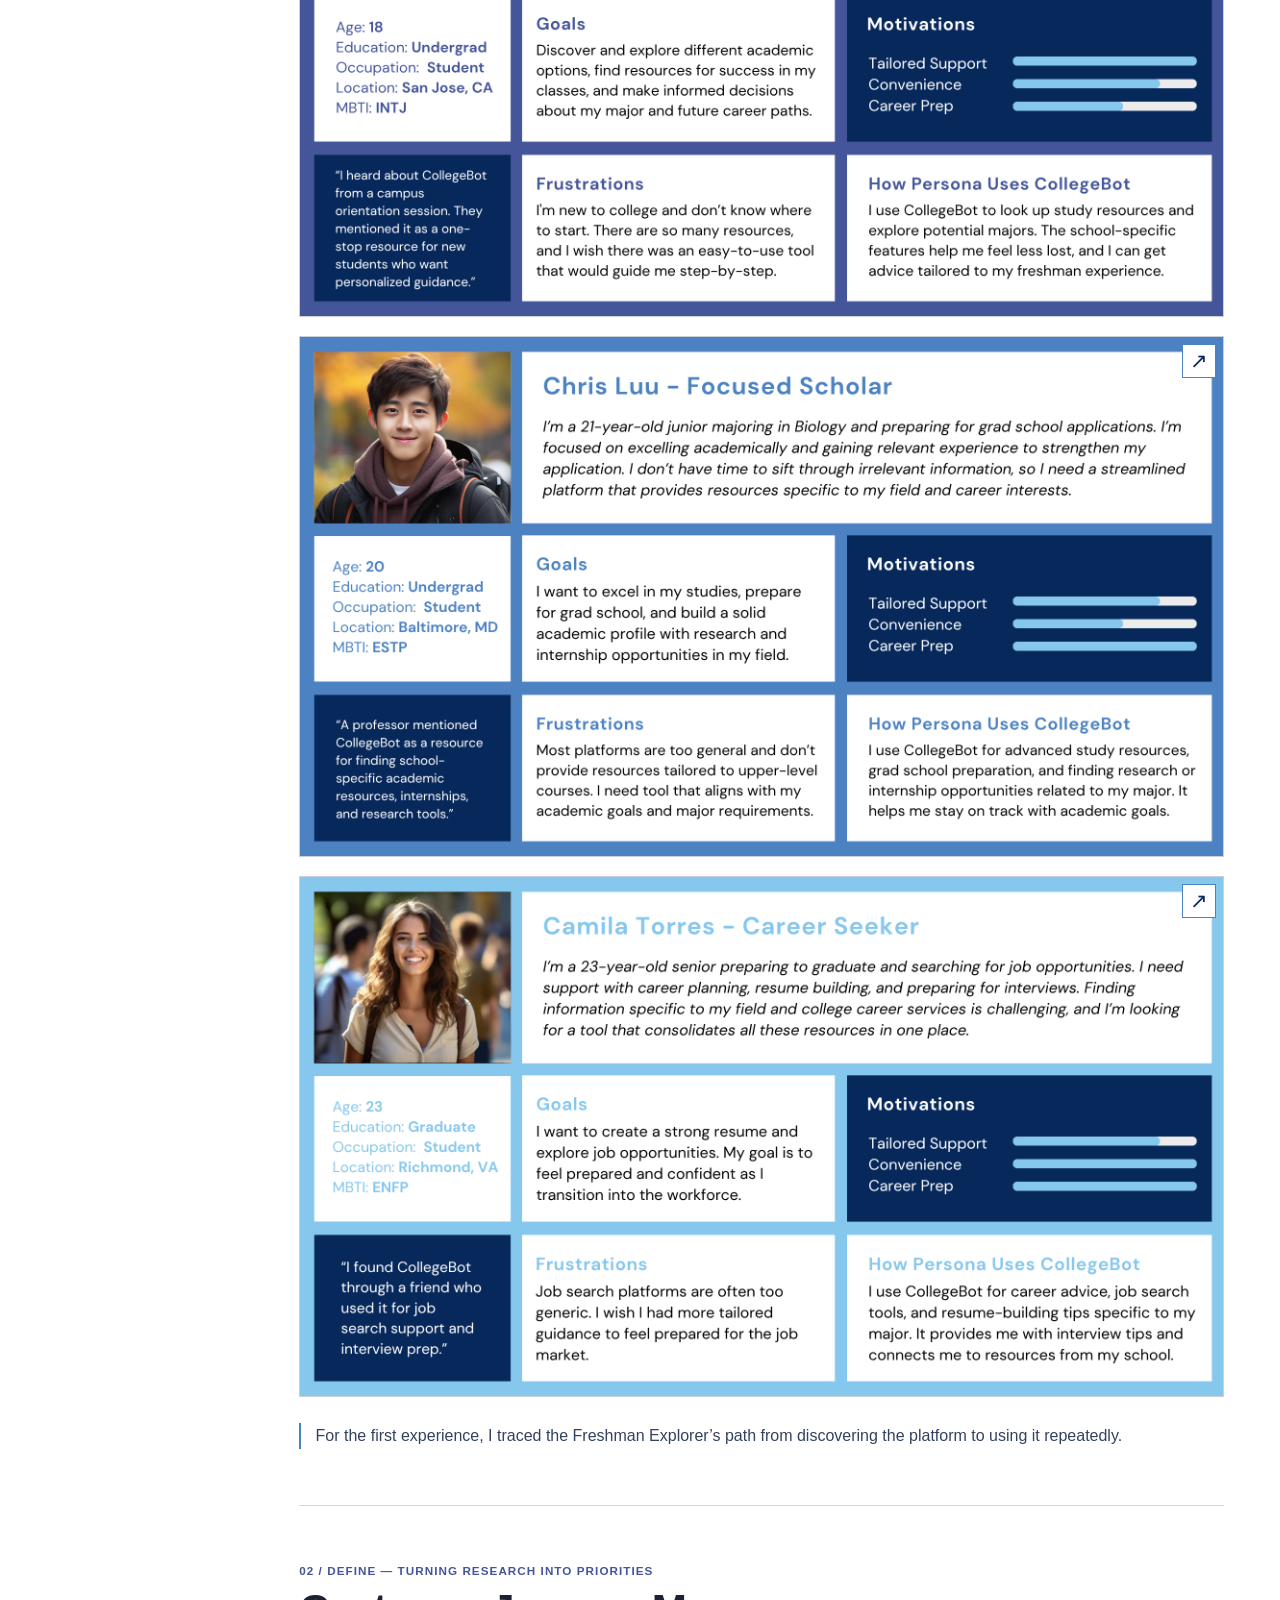
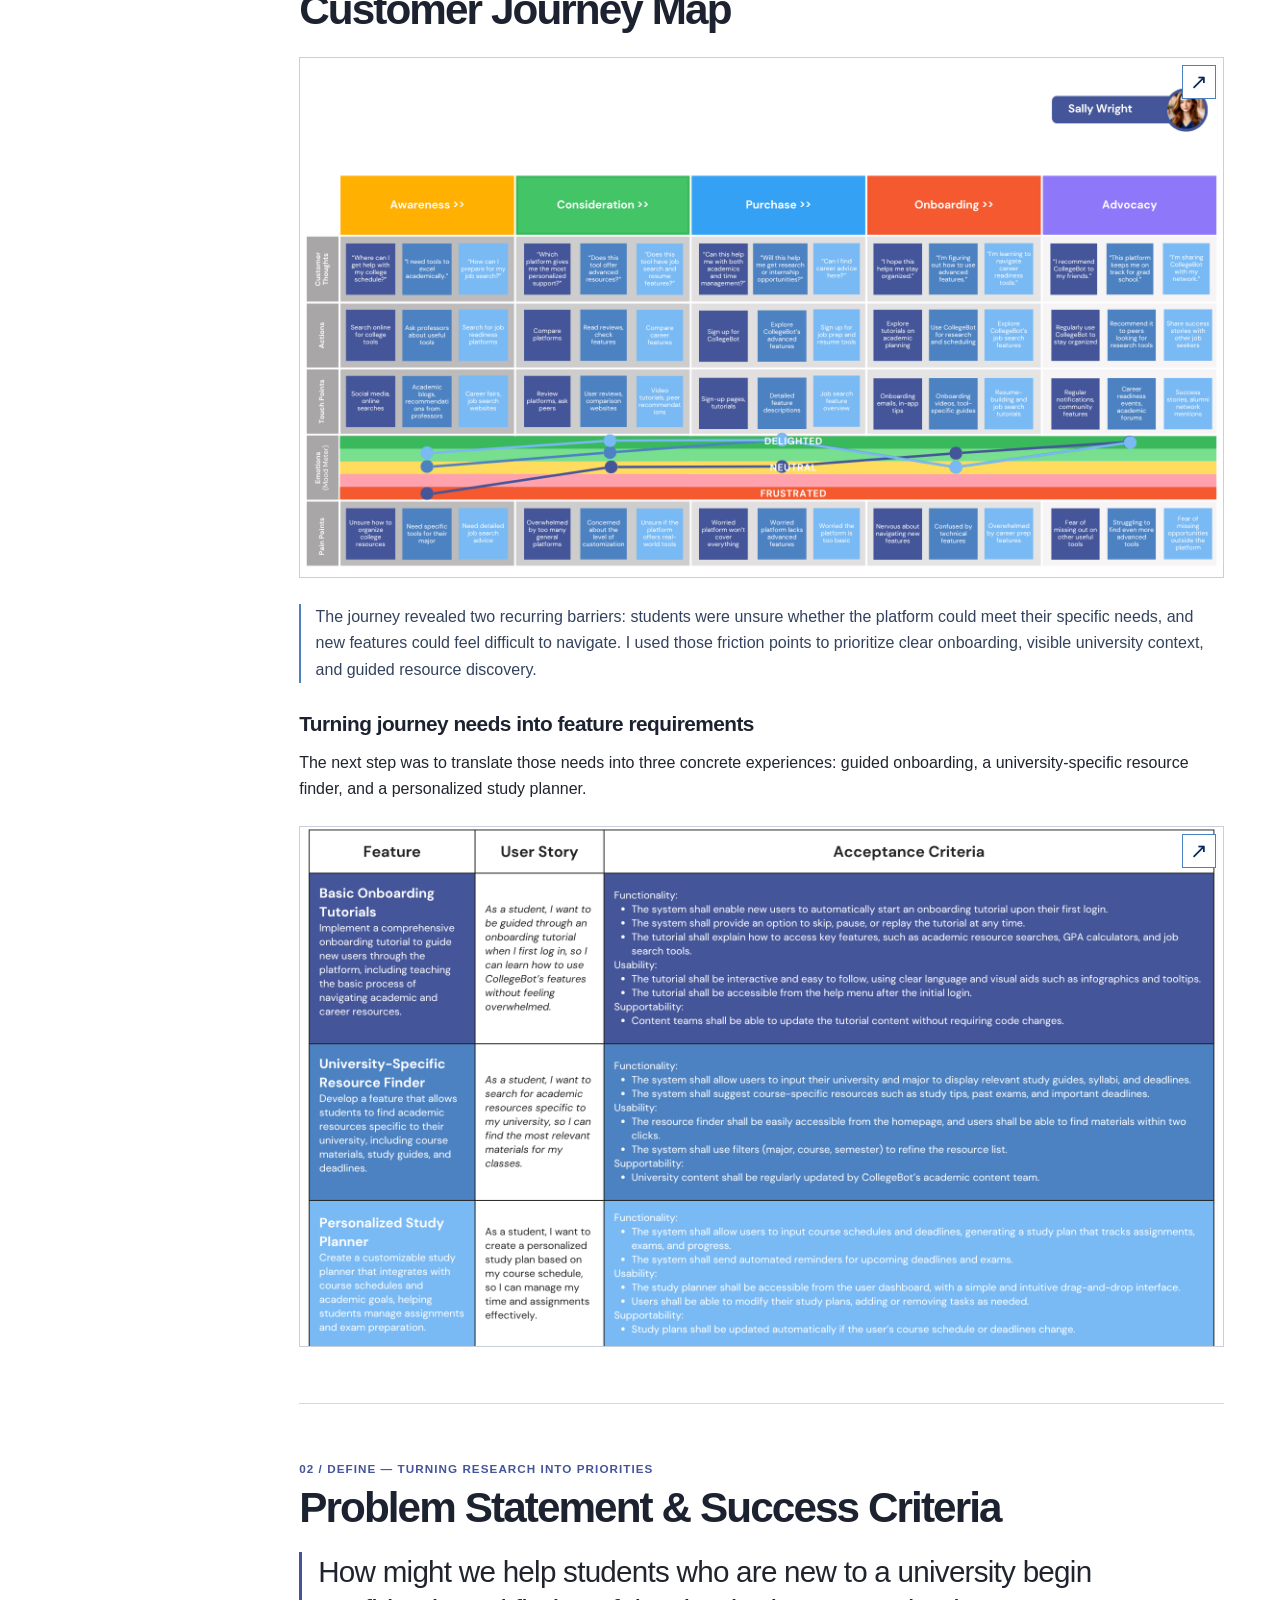
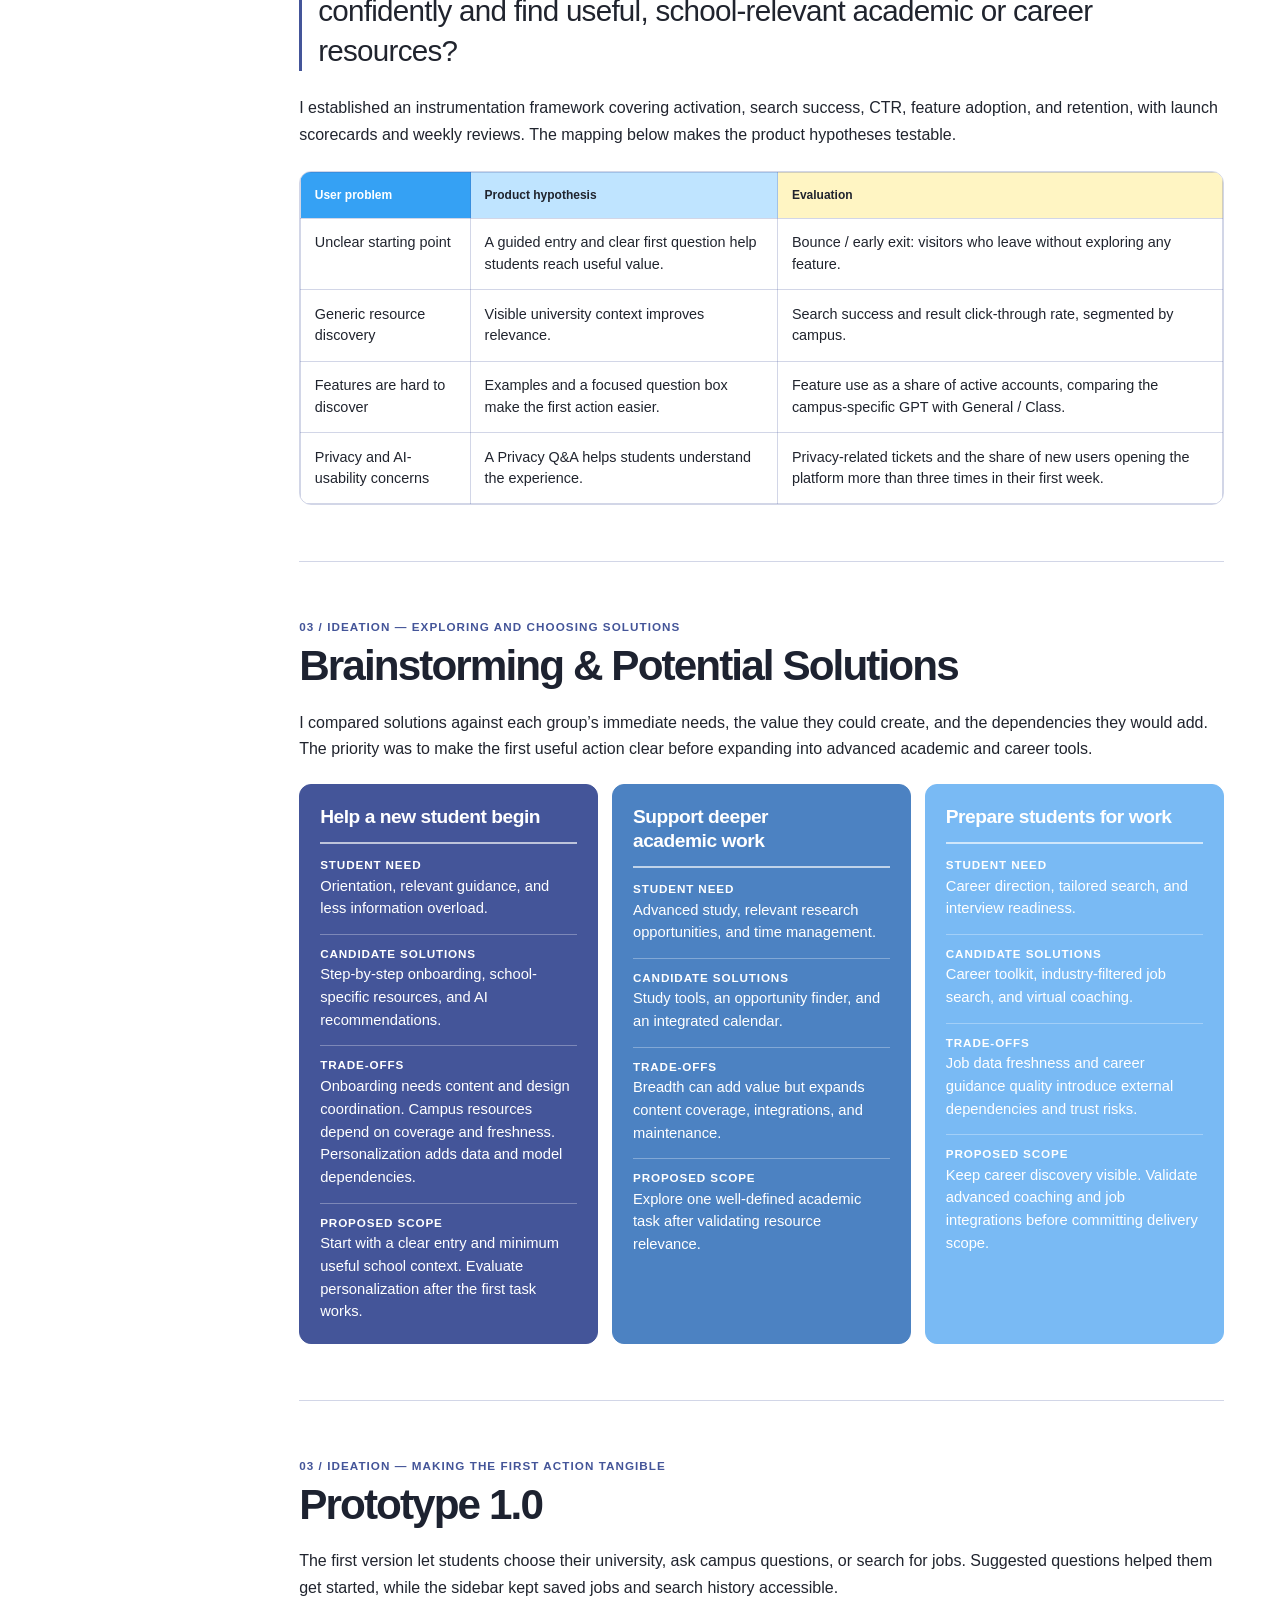
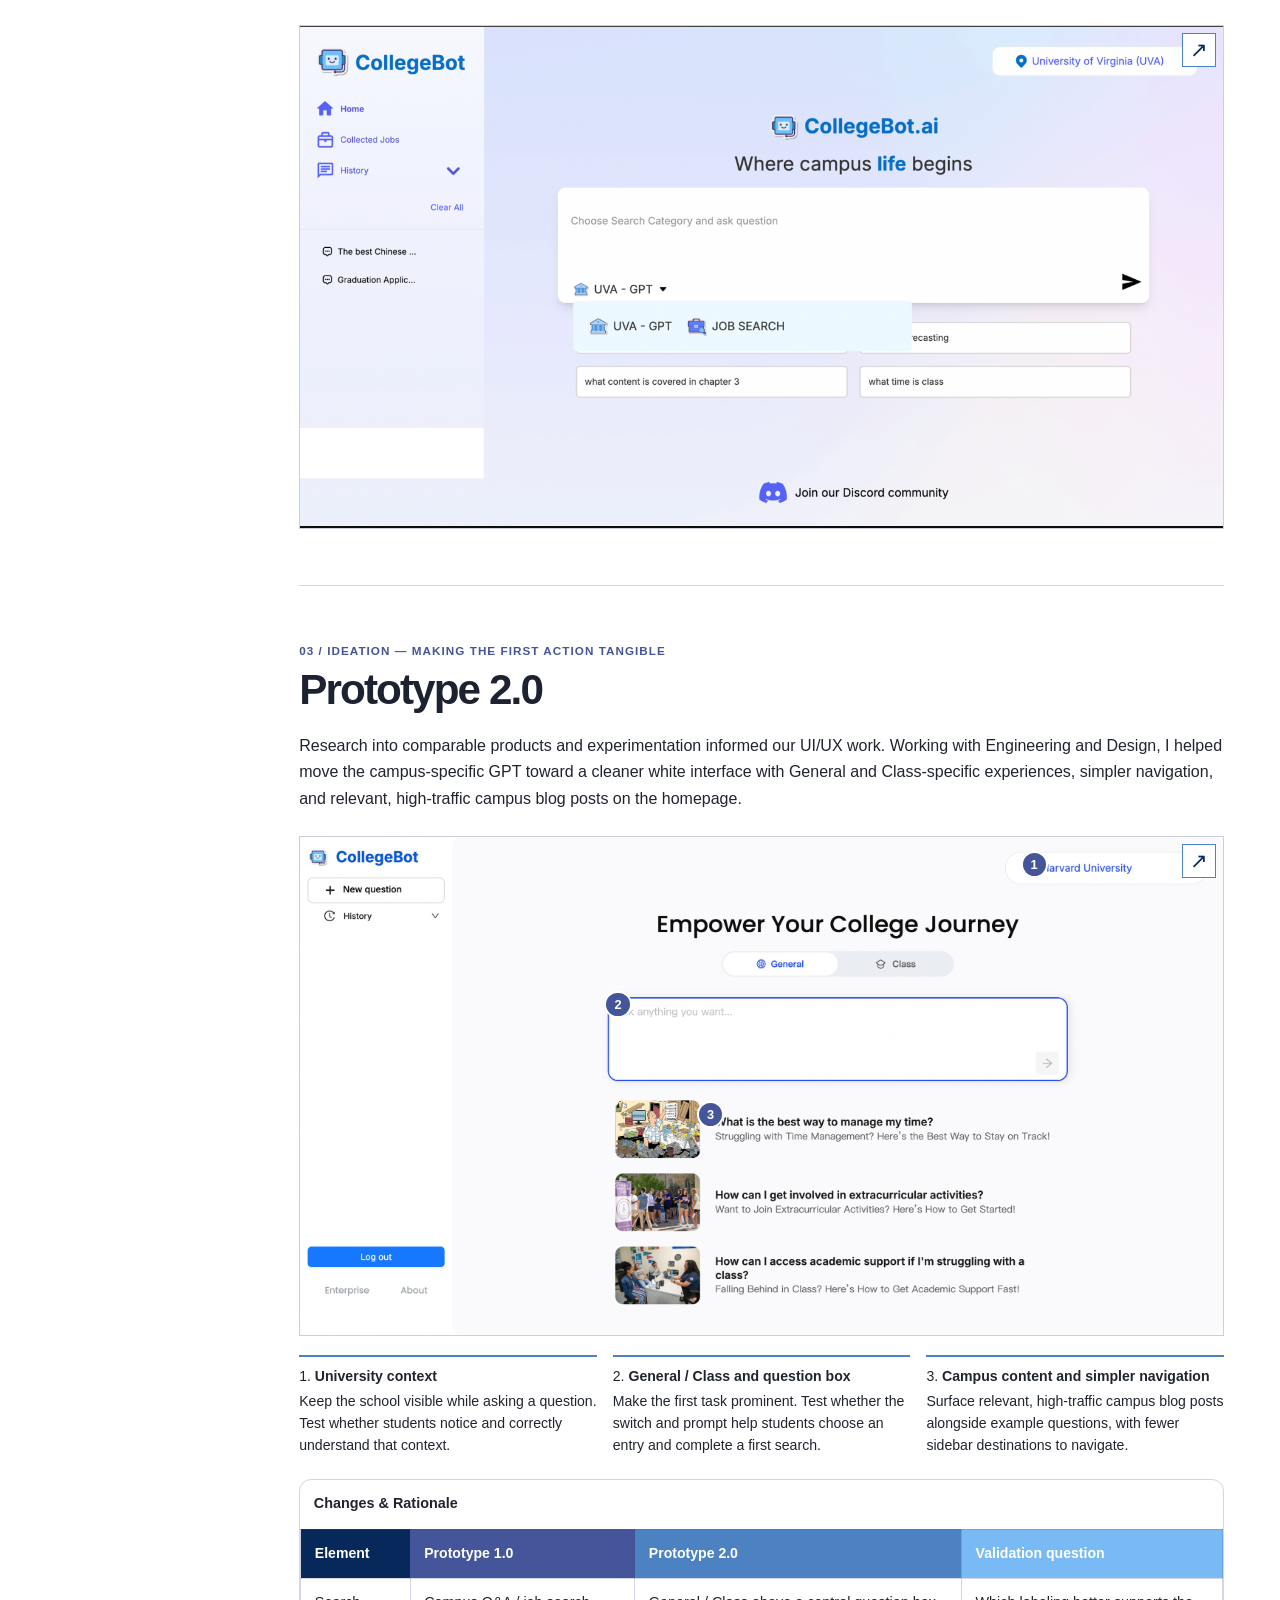
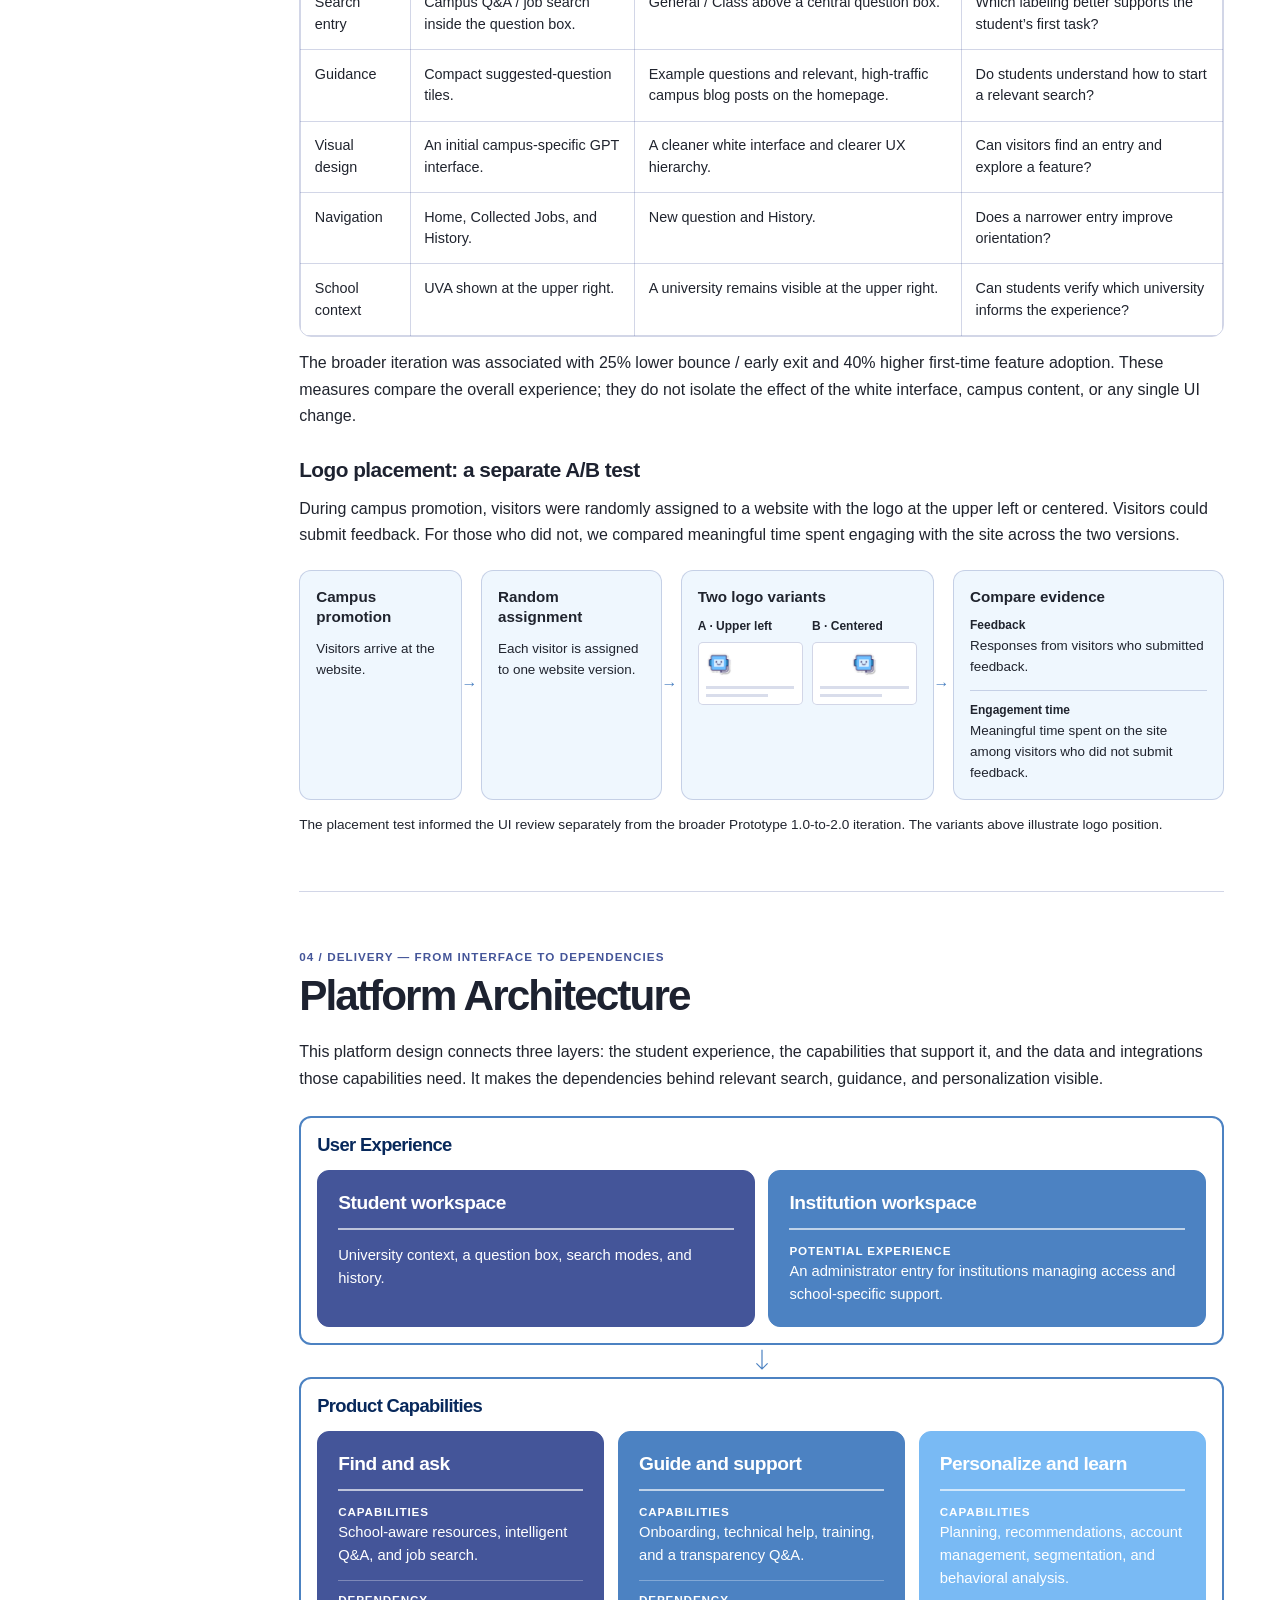
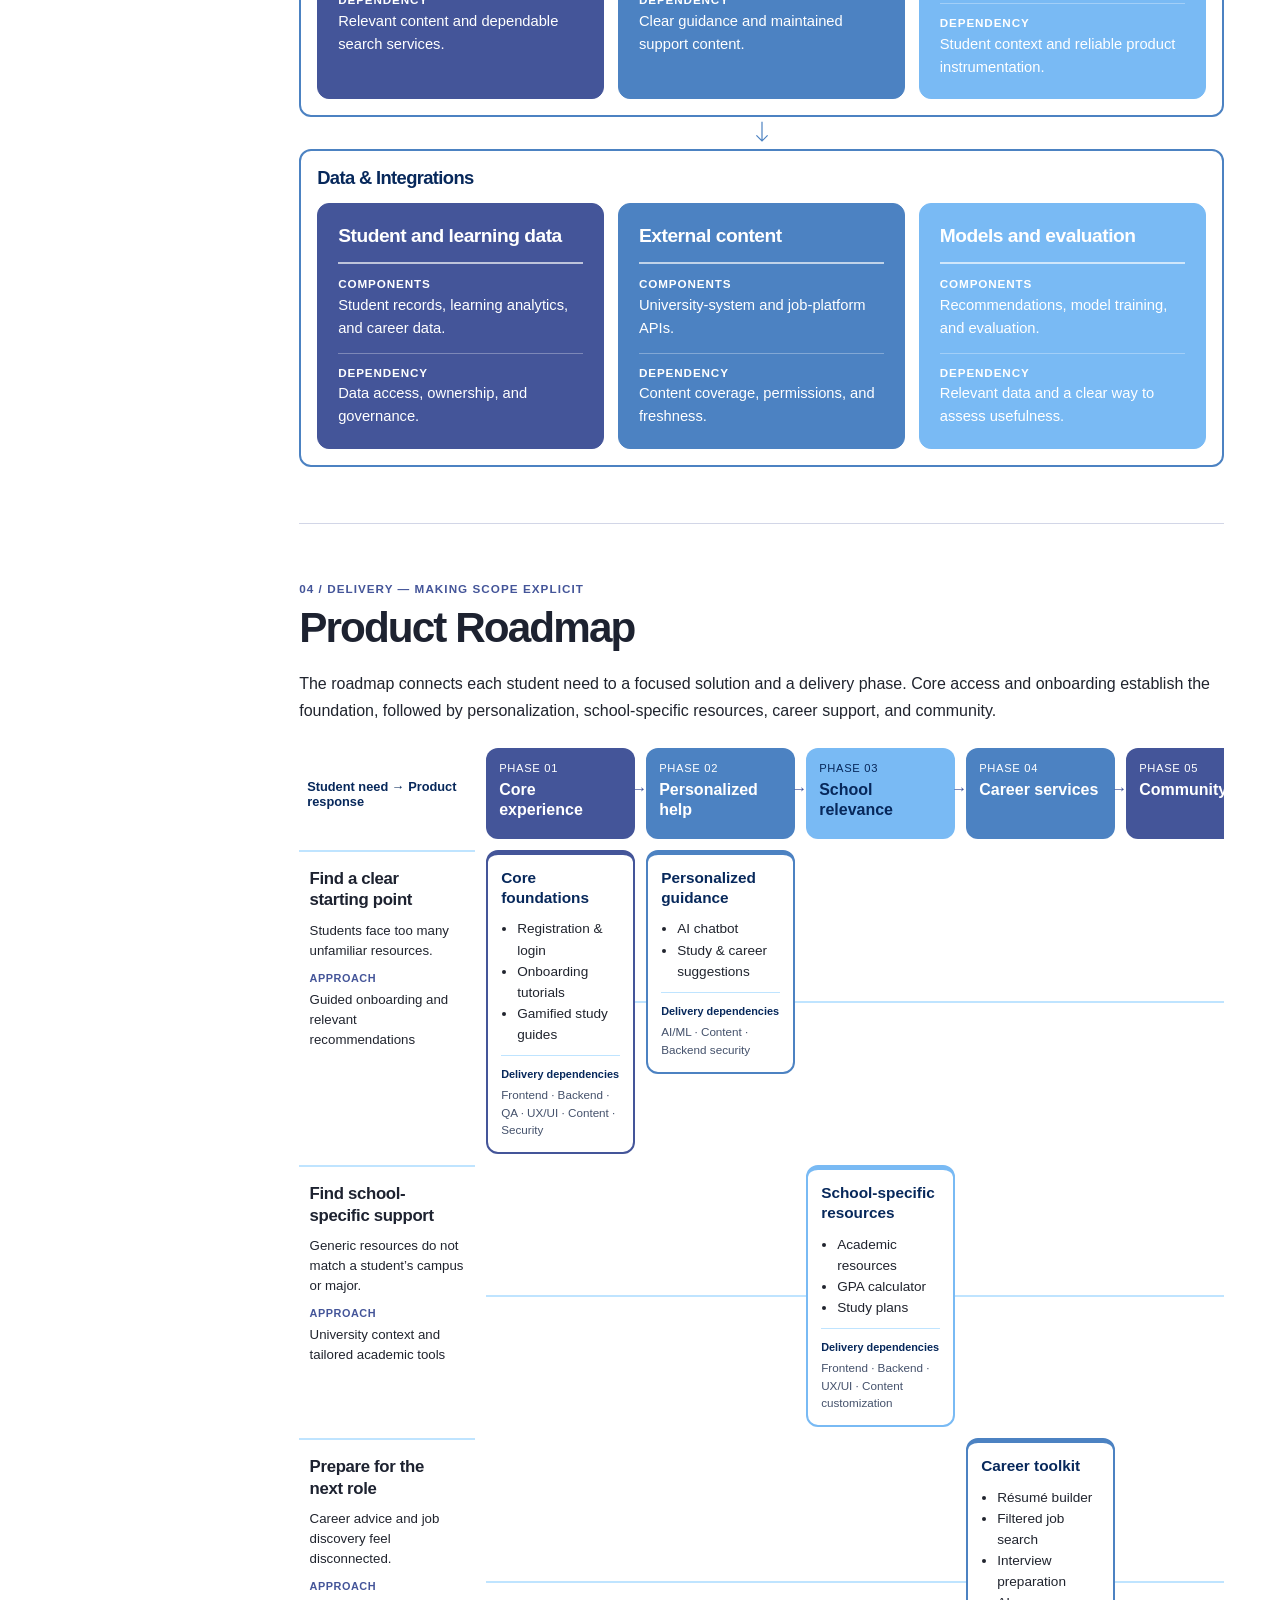
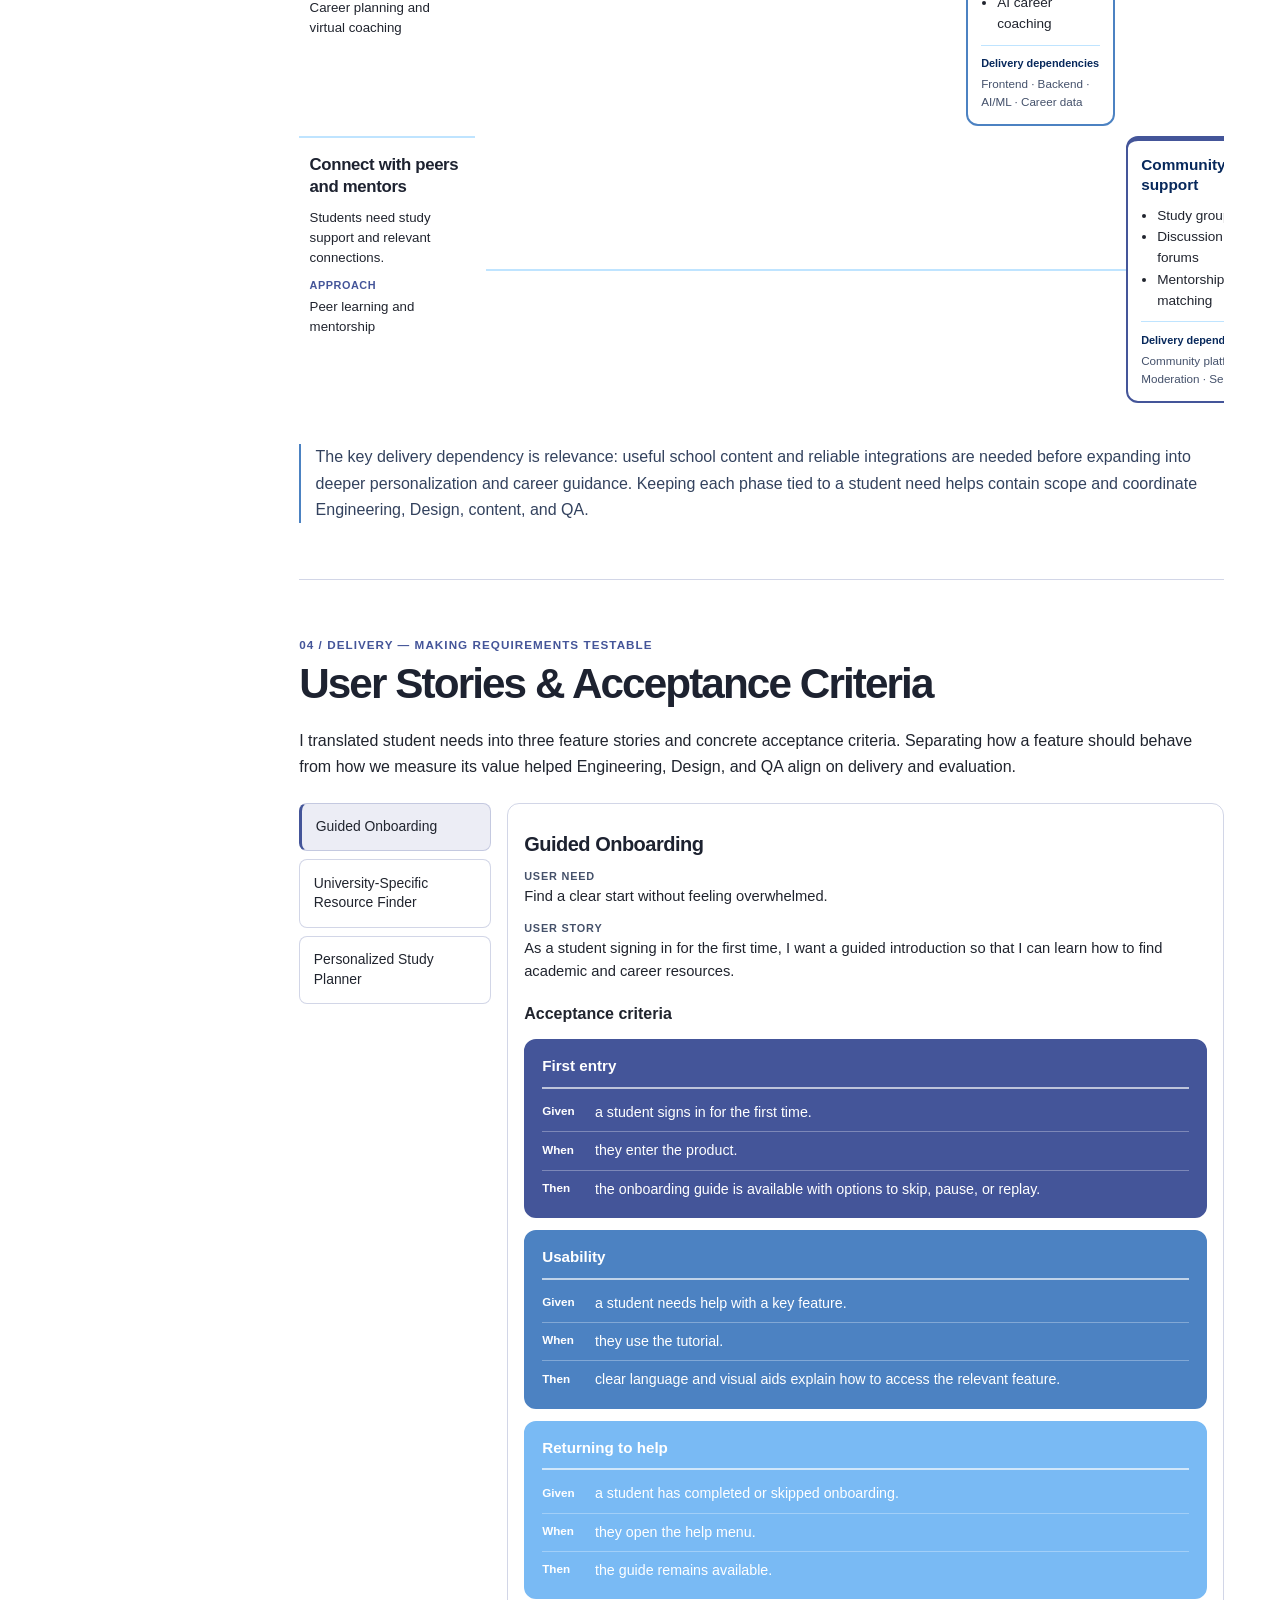
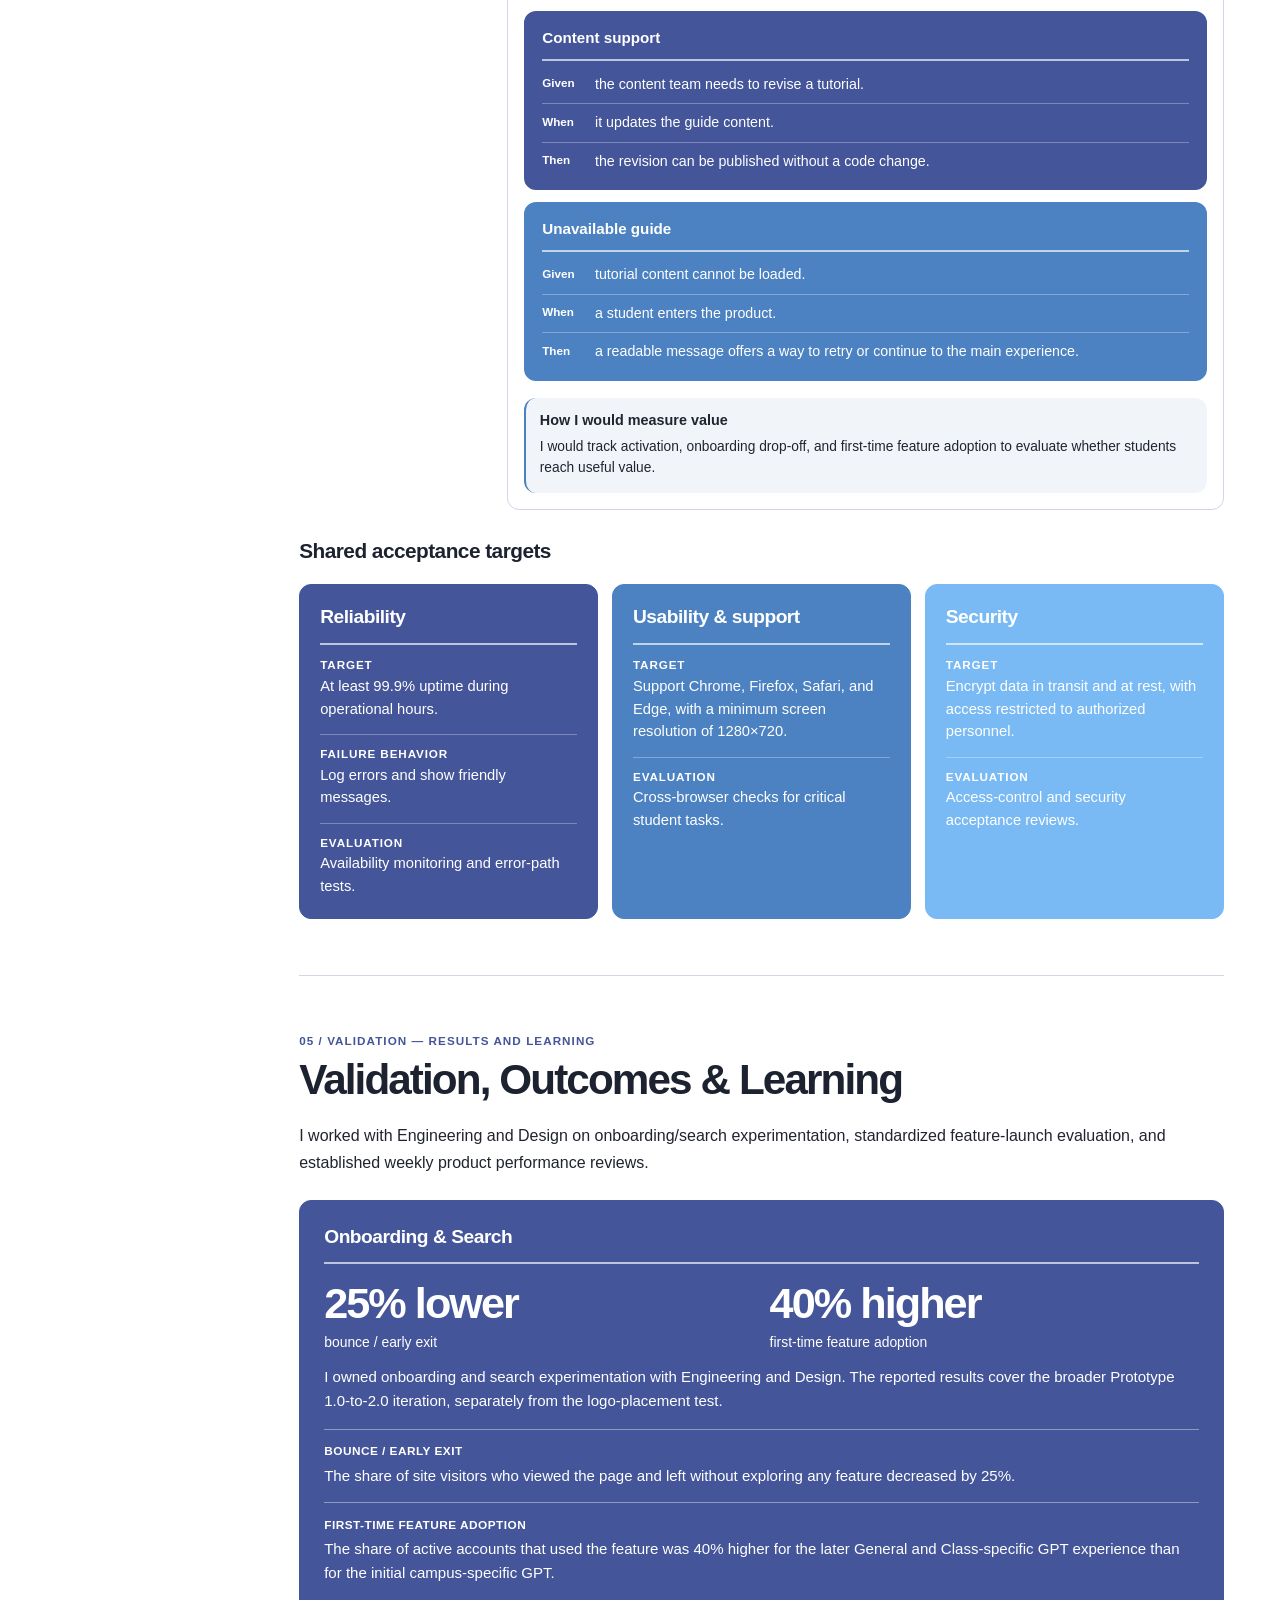
<file: work/collegebot.html>
<!doctype html>
<html lang="en">
<head>
<meta charset="utf-8">
<meta name="viewport" content="width=device-width, initial-scale=1">
<title>CollegeBot · Improving onboarding and search with research and experimentation | Jingzhi (Connie) Yang</title>
<meta name="description" content="Product and growth analytics portfolio of Jingzhi (Connie) Yang.">
<link rel="stylesheet" href="../style.css?v=c69d1be918">
<link rel="stylesheet" href="../collegebot.css?v=66f66cf346"><script src="../collegebot.js?v=2f151b7873" defer></script><script src="../navigation-context.js?v=92504ca39b" defer></script>
</head>
<body>
<a class="skip" href="#main">Skip to content</a>
<header class="site-header wrap">
<a class="wordmark" href="../index.html">Jingzhi (Connie) Yang</a>
<nav aria-label="Main navigation"><a href="../about.html">About</a>
<a href="../work/index.html" aria-current="page">Work</a>
<span class="contact"><a class="icon" href="mailto:jingzhi.yang.2027@anderson.ucla.edu" aria-label="Email Connie">
    <svg viewBox="0 0 24 24" aria-hidden="true"><rect x="3" y="5" width="18" height="14" rx="2"/><path d="m3 7 9 6 9-6"/></svg></a>
    <a class="icon" href="https://www.linkedin.com/in/jingzhi-yang2004/" aria-label="Connie on LinkedIn">
    <svg viewBox="0 0 24 24" aria-hidden="true"><path d="M5 9v10m0-14v.1M10 19V9m0 4a4 4 0 0 1 8 0v6"/></svg></a></span></nav>
</header>
<main id="main" class="wrap"><div class="cb-case">
<section id="overview" class="case-intro cb-overview">
<a class="text-link back" href="index.html">← Selected Work</a>
<div class="case-brand-row"><img class="case-company-logo logo-collegebot" src="../assets/logos/collegebot.png" width="72" height="72" alt="CollegeBot logo"></div><h1>Improving onboarding and search with research and experimentation</h1>
<div class="tags"><span class="tag">Product Management</span><span class="tag">Product Analytics</span><span class="tag">A/B Testing</span><span class="tag">Experimentation</span><span class="tag">Customer Research</span></div>
<p class="case-description">CollegeBot, now VideoTutor, is an AI educational platform that uses university context to help college students find academic and career resources. I shaped the onboarding and search roadmap, synthesized user research, and worked with Engineering and Design to define metrics and evaluate experiments.</p>
<p class="case-meta">Jul 2024 - Dec 2024</p>
<dl class="overview">
<div><dt class="eyebrow">Decision</dt><dd>Prioritize first-year and transfer students, then make onboarding and the first search easier to navigate.</dd></div>
<div><dt class="eyebrow">My role</dt><dd>Product Manager, CollegeBot</dd></div>
<div><dt class="eyebrow">Evidence</dt><dd>Behavioral data, 1,200+ survey responses, and 40+ interviews across 18 colleges.</dd></div>
<div><dt class="eyebrow">Outcome</dt><dd>25% lower bounce / early exit and 40% higher first-time feature adoption across the broader Prototype 1.0-to-2.0 iteration.</dd></div>
</dl>
<ol class="cb-process" aria-label="Research to validation process"><li><a href="#research"><span class="cb-kicker">01</span><strong>Empathy</strong><span>Understand student needs</span></a><svg viewBox="0 0 24 24" aria-hidden="true"><path d="M3 12h16m-6-6 6 6-6 6"/></svg></li><li><a href="#segmentation"><span class="cb-kicker">02</span><strong>Define</strong><span>Choose the first audience</span></a><svg viewBox="0 0 24 24" aria-hidden="true"><path d="M3 12h16m-6-6 6 6-6 6"/></svg></li><li><a href="#ideation"><span class="cb-kicker">03</span><strong>Ideation</strong><span>Compare scope and trade-offs</span></a><svg viewBox="0 0 24 24" aria-hidden="true"><path d="M3 12h16m-6-6 6 6-6 6"/></svg></li><li><a href="#prototype-1"><span class="cb-kicker">04</span><strong>Prototype</strong><span>Make the first action tangible</span></a><svg viewBox="0 0 24 24" aria-hidden="true"><path d="M3 12h16m-6-6 6 6-6 6"/></svg></li><li><a href="#validation"><span class="cb-kicker">05</span><strong>Validate</strong><span>Evaluate use and delivery</span></a><svg viewBox="0 0 24 24" aria-hidden="true"><path d="M3 12h16m-6-6 6 6-6 6"/></svg></li></ol>
</section>
<div class="cb-shell"><aside class="cb-sidebar"><details class="cb-toc" open><summary>On this page <span aria-hidden="true">+</span></summary><nav aria-label="Case study contents"><ol><li><a href="#overview">Project Overview</a></li><li><a href="#research">Context & Customer Research</a></li><li><a href="#segmentation">Customer Segmentation</a></li><li><a href="#personas">User Personas</a></li><li><a href="#journey">Customer Journey Map</a></li><li><a href="#problem">Problem & Success Criteria</a></li><li><a href="#ideation">Brainstorming & Solutions</a></li><li><a href="#prototype-1">Prototype 1.0</a></li><li><a href="#prototype-2">Prototype 2.0</a></li><li><a href="#architecture">Platform Architecture</a></li><li><a href="#roadmap">Product Roadmap</a></li><li><a href="#stories">User Stories & Acceptance Criteria</a></li><li><a href="#validation">Validation, Outcomes & Learning</a></li><li><a href="#business">Business Model</a></li><li><a href="#canvas">Lean Canvas</a></li><li><a href="#risks">Risk Assessment</a></li><li><a href="#pricing">Pricing Strategy</a></li></ol></nav></details></aside>
<div class="cb-content"><section id="research" class="cb-section"><header><p class="cb-kicker">01 / Empathy — Understanding students</p><h2>Context & Customer Research</h2></header>
<p class="cb-lead">The first question was where a campus assistant could reduce the effort of finding useful help.</p>
<p>I synthesized behavioral data, 1,200+ survey responses, and 40+ interviews across 18 colleges to understand where students struggled. Four recurring needs shaped the product direction: a clear starting point, school-relevant answers, easier resource discovery, and confidence in using AI.</p>
<div class="cb-stat-strip" aria-label="Customer research scope"><div><strong>1,200+</strong><span>survey responses</span></div><div><strong>40+</strong><span>interviews</span></div><div><strong>18</strong><span>colleges</span></div></div>
<div class="cb-insights">
<details><summary><strong>A clearer starting point</strong><span aria-hidden="true">+</span></summary><p>New students felt overwhelmed by unfamiliar resources and did not know where to begin. I prioritized guided onboarding and a clearer first-search entry to help them take one useful action.</p></details>
<details><summary><strong>School-relevant answers</strong><span aria-hidden="true">+</span></summary><p>Students needed guidance that matched their university, major, and courses. This made visible school context and university-specific resource discovery central to the experience.</p></details>
<details><summary><strong>Less fragmented discovery</strong><span aria-hidden="true">+</span></summary><p>Academic planning and career resources were spread across separate tools and channels. I focused the core experience on finding relevant help before expanding the number of features.</p></details>
<details><summary><strong>Confidence in using AI</strong><span aria-hidden="true">+</span></summary><p>Classmate search through the school-specific chatbot raised a privacy concern. I researched how other products explained privacy, co-developed a questionnaire with four teammates, and synthesized the findings into a Privacy Q&amp;A.</p></details>
</div><aside class="cb-callout"><h3>Market context</h3><p>Students already had access to advisors, planning tools, job boards, and online communities. The opportunity was to bring relevant help into one experience organized around their school, course, and immediate task.</p></aside></section><section id="segmentation" class="cb-section"><header><p class="cb-kicker">02 / Define — Turning research into priorities</p><h2>Customer Segmentation</h2></header>
<p>I grouped students by the task they needed to complete: navigating a new campus, advancing academically, or preparing for work. First-year and transfer students became the initial priority because their immediate orientation needs could be addressed through onboarding and school-specific search.</p>
<div class="cb-grid three cb-segments">
<article class="cb-card"><h3>Freshman Explorers</h3><dl class="cb-fields"><div><dt>Goal</dt><dd>Navigate a new campus and establish an academic starting point.</dd></div><div><dt>Main jobs</dt><dd>Locate school resources, organize study, and explore academic options.</dd></div><div><dt>Friction</dt><dd>Information overload and uncertainty about where to begin.</dd></div><div><dt>Product support</dt><dd>Guided onboarding, visible university context, and relevant resource discovery.</dd></div></dl></article><article class="cb-card"><h3>Focused Scholars</h3><dl class="cb-fields"><div><dt>Goal</dt><dd>Develop deeper academic expertise and prepare for the next academic step.</dd></div><div><dt>Main jobs</dt><dd>Find field-specific study, research, and internship support.</dd></div><div><dt>Friction</dt><dd>Generic information and fragmented planning tools.</dd></div><div><dt>Product support</dt><dd>Academic filters, advanced resources, and study planning.</dd></div></dl></article><article class="cb-card"><h3>Career Seekers</h3><dl class="cb-fields"><div><dt>Goal</dt><dd>Prepare for the transition from college to work.</dd></div><div><dt>Main jobs</dt><dd>Find relevant jobs, build a résumé, and practice interviews.</dd></div><div><dt>Friction</dt><dd>Broad job platforms and weak links to school career resources.</dd></div><div><dt>Product support</dt><dd>Career discovery, preparation tools, and tailored guidance.</dd></div></dl></article></div><aside class="cb-callout"><h3>Why start with new and transfer students?</h3><p>New students had an immediate need to orient themselves and find relevant campus resources. Prioritizing this group gave onboarding and search a focused job to solve, while deeper academic and career tools remained opportunities for later expansion.</p></aside></section><section id="personas" class="cb-section"><header><p class="cb-kicker">02 / Define — Turning research into priorities</p><h2>User Personas</h2></header><div class="cb-persona-gallery"><figure class="cb-figure"><div class="cb-screenshot"><a href="../assets/collegebot/sally-wright.png" data-image aria-label="Enlarge Sally Wright — Freshman Explorer persona, goals, frustrations, and product needs"><img src="../assets/collegebot/sally-wright.png" alt="Sally Wright — Freshman Explorer persona, goals, frustrations, and product needs" loading="lazy"></a></div></figure><figure class="cb-figure"><div class="cb-screenshot"><a href="../assets/collegebot/chris-luu.png" data-image aria-label="Enlarge Chris Luu — Focused Scholar persona, goals, frustrations, and product needs"><img src="../assets/collegebot/chris-luu.png" alt="Chris Luu — Focused Scholar persona, goals, frustrations, and product needs" loading="lazy"></a></div></figure><figure class="cb-figure"><div class="cb-screenshot"><a href="../assets/collegebot/camila-torres.png" data-image aria-label="Enlarge Camila Torres — Career Seeker persona, goals, frustrations, and product needs"><img src="../assets/collegebot/camila-torres.png" alt="Camila Torres — Career Seeker persona, goals, frustrations, and product needs" loading="lazy"></a></div></figure></div><p class="cb-bridge">For the first experience, I traced the Freshman Explorer’s path from discovering the platform to using it repeatedly.</p></section><section id="journey" class="cb-section"><header><p class="cb-kicker">02 / Define — Turning research into priorities</p><h2>Customer Journey Map</h2></header><figure class="cb-figure"><div class="cb-screenshot"><a href="../assets/collegebot/journey.png" data-image aria-label="Enlarge Customer journey map from awareness and consideration through sign-up, onboarding, and advocacy, with student thoughts, actions, touchpoints, emotions, and pain points"><img src="../assets/collegebot/journey.png" alt="Customer journey map from awareness and consideration through sign-up, onboarding, and advocacy, with student thoughts, actions, touchpoints, emotions, and pain points" loading="lazy"></a></div></figure><p class="cb-bridge">The journey revealed two recurring barriers: students were unsure whether the platform could meet their specific needs, and new features could feel difficult to navigate. I used those friction points to prioritize clear onboarding, visible university context, and guided resource discovery.</p><h3 class="cb-subhead">Turning journey needs into feature requirements</h3><p>The next step was to translate those needs into three concrete experiences: guided onboarding, a university-specific resource finder, and a personalized study planner.</p><figure class="cb-figure"><div class="cb-screenshot"><a href="../assets/collegebot/story-1.png" data-image aria-label="Enlarge User stories and acceptance criteria for basic onboarding tutorials, university-specific resource finder, and personalized study planner"><img src="../assets/collegebot/story-1.png" alt="User stories and acceptance criteria for basic onboarding tutorials, university-specific resource finder, and personalized study planner" loading="lazy"></a></div></figure></section><section id="problem" class="cb-section"><header><p class="cb-kicker">02 / Define — Turning research into priorities</p><h2>Problem Statement & Success Criteria</h2></header>
<blockquote class="cb-problem">How might we help students who are new to a university begin confidently and find useful, school-relevant academic or career resources?</blockquote>
<p>I established an instrumentation framework covering activation, search success, CTR, feature adoption, and retention, with launch scorecards and weekly reviews. The mapping below makes the product hypotheses testable.</p>
<div class="cb-table-scroll" tabindex="0" role="region" aria-label="Problems, hypotheses, and proposed measurements"><table><thead><tr><th>User problem</th><th>Product hypothesis</th><th>Evaluation</th></tr></thead><tbody>
<tr><td>Unclear starting point</td><td>A guided entry and clear first question help students reach useful value.</td><td>Bounce / early exit: visitors who leave without exploring any feature.</td></tr>
<tr><td>Generic resource discovery</td><td>Visible university context improves relevance.</td><td>Search success and result click-through rate, segmented by campus.</td></tr>
<tr><td>Features are hard to discover</td><td>Examples and a focused question box make the first action easier.</td><td>Feature use as a share of active accounts, comparing the campus-specific GPT with General / Class.</td></tr>
<tr><td>Privacy and AI-usability concerns</td><td>A Privacy Q&amp;A helps students understand the experience.</td><td>Privacy-related tickets and the share of new users opening the platform more than three times in their first week.</td></tr>
</tbody></table></div>
</section><section id="ideation" class="cb-section"><header><p class="cb-kicker">03 / Ideation — Exploring and choosing solutions</p><h2>Brainstorming & Potential Solutions</h2></header>
<p>I compared solutions against each group’s immediate needs, the value they could create, and the dependencies they would add. The priority was to make the first useful action clear before expanding into advanced academic and career tools.</p>
<div class="cb-grid three">
<article class="cb-card"><h3>Help a new student begin</h3><dl class="cb-fields"><div><dt>Student need</dt><dd>Orientation, relevant guidance, and less information overload.</dd></div><div><dt>Candidate solutions</dt><dd>Step-by-step onboarding, school-specific resources, and AI recommendations.</dd></div><div><dt>Trade-offs</dt><dd>Onboarding needs content and design coordination. Campus resources depend on coverage and freshness. Personalization adds data and model dependencies.</dd></div><div><dt>Proposed scope</dt><dd>Start with a clear entry and minimum useful school context. Evaluate personalization after the first task works.</dd></div></dl></article><article class="cb-card"><h3>Support deeper academic work</h3><dl class="cb-fields"><div><dt>Student need</dt><dd>Advanced study, relevant research opportunities, and time management.</dd></div><div><dt>Candidate solutions</dt><dd>Study tools, an opportunity finder, and an integrated calendar.</dd></div><div><dt>Trade-offs</dt><dd>Breadth can add value but expands content coverage, integrations, and maintenance.</dd></div><div><dt>Proposed scope</dt><dd>Explore one well-defined academic task after validating resource relevance.</dd></div></dl></article><article class="cb-card"><h3>Prepare students for work</h3><dl class="cb-fields"><div><dt>Student need</dt><dd>Career direction, tailored search, and interview readiness.</dd></div><div><dt>Candidate solutions</dt><dd>Career toolkit, industry-filtered job search, and virtual coaching.</dd></div><div><dt>Trade-offs</dt><dd>Job data freshness and career guidance quality introduce external dependencies and trust risks.</dd></div><div><dt>Proposed scope</dt><dd>Keep career discovery visible. Validate advanced coaching and job integrations before committing delivery scope.</dd></div></dl></article></div></section><section id="prototype-1" class="cb-section"><header><p class="cb-kicker">03 / Ideation — Making the first action tangible</p><h2>Prototype 1.0</h2></header>
<p>The first version let students choose their university, ask campus questions, or search for jobs. Suggested questions helped them get started, while the sidebar kept saved jobs and search history accessible.</p><figure class="cb-figure"><div class="cb-screenshot"><a href="../assets/collegebot/prototype-1-full.png" data-image aria-label="Enlarge CollegeBot Prototype 1.0 with university context, Q&amp;A and job search, suggested questions, and navigation"><img src="../assets/collegebot/prototype-1-full.png" alt="CollegeBot Prototype 1.0 with university context, Q&amp;A and job search, suggested questions, and navigation" loading="lazy"></a></div></figure></section><section id="prototype-2" class="cb-section"><header><p class="cb-kicker">03 / Ideation — Making the first action tangible</p><h2>Prototype 2.0</h2></header>
<p>Research into comparable products and experimentation informed our UI/UX work. Working with Engineering and Design, I helped move the campus-specific GPT toward a cleaner white interface with General and Class-specific experiences, simpler navigation, and relevant, high-traffic campus blog posts on the homepage.</p><figure class="cb-figure"><div class="cb-screenshot"><a href="../assets/collegebot/prototype-2-full.png" data-image aria-label="Enlarge CollegeBot Prototype 2.0 with General and Class options, central search, examples, and a simplified sidebar"><img src="../assets/collegebot/prototype-2-full.png" alt="CollegeBot Prototype 2.0 with General and Class options, central search, examples, and a simplified sidebar" loading="lazy"></a><span class="cb-pin pin-one" aria-hidden="true">1</span><span class="cb-pin pin-two" aria-hidden="true">2</span><span class="cb-pin pin-three" aria-hidden="true">3</span></div></figure><ol class="cb-annotations"><li><strong>University context</strong><p>Keep the school visible while asking a question. Test whether students notice and correctly understand that context.</p></li><li><strong>General / Class and question box</strong><p>Make the first task prominent. Test whether the switch and prompt help students choose an entry and complete a first search.</p></li><li><strong>Campus content and simpler navigation</strong><p>Surface relevant, high-traffic campus blog posts alongside example questions, with fewer sidebar destinations to navigate.</p></li></ol>
<div class="cb-table-scroll" tabindex="0" role="region" aria-label="Prototype changes and rationale"><table><caption>Changes &amp; Rationale</caption><thead><tr><th>Element</th><th>Prototype 1.0</th><th>Prototype 2.0</th><th>Validation question</th></tr></thead><tbody>
<tr><td>Search entry</td><td>Campus Q&A / job search inside the question box.</td><td>General / Class above a central question box.</td><td>Which labeling better supports the student’s first task?</td></tr>
<tr><td>Guidance</td><td>Compact suggested-question tiles.</td><td>Example questions and relevant, high-traffic campus blog posts on the homepage.</td><td>Do students understand how to start a relevant search?</td></tr>
<tr><td>Visual design</td><td>An initial campus-specific GPT interface.</td><td>A cleaner white interface and clearer UX hierarchy.</td><td>Can visitors find an entry and explore a feature?</td></tr>
<tr><td>Navigation</td><td>Home, Collected Jobs, and History.</td><td>New question and History.</td><td>Does a narrower entry improve orientation?</td></tr>
<tr><td>School context</td><td>UVA shown at the upper right.</td><td>A university remains visible at the upper right.</td><td>Can students verify which university informs the experience?</td></tr>
</tbody></table></div>
<p>The broader iteration was associated with 25% lower bounce / early exit and 40% higher first-time feature adoption. These measures compare the overall experience; they do not isolate the effect of the white interface, campus content, or any single UI change.</p>
<h3 class="cb-subhead">Logo placement: a separate A/B test</h3>
<p>During campus promotion, visitors were randomly assigned to a website with the logo at the upper left or centered. Visitors could submit feedback. For those who did not, we compared meaningful time spent engaging with the site across the two versions.</p>
<ol class="cb-logo-experiment" aria-label="Logo-placement experiment: campus promotion, random assignment, two website variants, and evidence comparison">
<li class="cb-experiment-step"><h4>Campus promotion</h4><p>Visitors arrive at the website.</p></li>
<li class="cb-experiment-step"><h4>Random assignment</h4><p>Each visitor is assigned to one website version.</p></li>
<li class="cb-experiment-variants"><h4>Two logo variants</h4><div class="cb-logo-variants">
<article><h5>A · Upper left</h5><div class="cb-logo-preview logo-left" aria-hidden="true"><img src="../assets/logos/collegebot.png" alt="" width="26" height="26"><span></span><span></span></div></article>
<article><h5>B · Centered</h5><div class="cb-logo-preview logo-center" aria-hidden="true"><img src="../assets/logos/collegebot.png" alt="" width="26" height="26"><span></span><span></span></div></article>
</div></li>
<li class="cb-experiment-step"><h4>Compare evidence</h4><dl><div><dt>Feedback</dt><dd>Responses from visitors who submitted feedback.</dd></div><div><dt>Engagement time</dt><dd>Meaningful time spent on the site among visitors who did not submit feedback.</dd></div></dl></li>
</ol>
<p class="cb-experiment-caption">The placement test informed the UI review separately from the broader Prototype 1.0-to-2.0 iteration. The variants above illustrate logo position.</p>
</section><section id="architecture" class="cb-section"><header><p class="cb-kicker">04 / Delivery — From interface to dependencies</p><h2>Platform Architecture</h2></header>
<p>This platform design connects three layers: the student experience, the capabilities that support it, and the data and integrations those capabilities need. It makes the dependencies behind relevant search, guidance, and personalization visible.</p>
<div class="cb-architecture">
<div class="cb-layer"><h3>User Experience</h3><div class="cb-grid two">
<article class="cb-card"><h3>Student workspace</h3><p>University context, a question box, search modes, and history.</p></article><article class="cb-card"><h3>Institution workspace</h3><dl class="cb-fields"><div><dt>Potential experience</dt><dd>An administrator entry for institutions managing access and school-specific support.</dd></div></dl></article></div></div><svg class="cb-layer-link" viewBox="0 0 40 32" aria-hidden="true"><path d="M20 2v24m-7-7 7 7 7-7"/></svg><div class="cb-layer"><h3>Product Capabilities</h3><div class="cb-grid three"><article class="cb-card"><h3>Find and ask</h3><dl class="cb-fields"><div><dt>Capabilities</dt><dd>School-aware resources, intelligent Q&A, and job search.</dd></div><div><dt>Dependency</dt><dd>Relevant content and dependable search services.</dd></div></dl></article><article class="cb-card"><h3>Guide and support</h3><dl class="cb-fields"><div><dt>Capabilities</dt><dd>Onboarding, technical help, training, and a transparency Q&A.</dd></div><div><dt>Dependency</dt><dd>Clear guidance and maintained support content.</dd></div></dl></article><article class="cb-card"><h3>Personalize and learn</h3><dl class="cb-fields"><div><dt>Capabilities</dt><dd>Planning, recommendations, account management, segmentation, and behavioral analysis.</dd></div><div><dt>Dependency</dt><dd>Student context and reliable product instrumentation.</dd></div></dl></article></div></div><svg class="cb-layer-link" viewBox="0 0 40 32" aria-hidden="true"><path d="M20 2v24m-7-7 7 7 7-7"/></svg><div class="cb-layer"><h3>Data &amp; Integrations</h3><div class="cb-grid three"><article class="cb-card"><h3>Student and learning data</h3><dl class="cb-fields"><div><dt>Components</dt><dd>Student records, learning analytics, and career data.</dd></div><div><dt>Dependency</dt><dd>Data access, ownership, and governance.</dd></div></dl></article><article class="cb-card"><h3>External content</h3><dl class="cb-fields"><div><dt>Components</dt><dd>University-system and job-platform APIs.</dd></div><div><dt>Dependency</dt><dd>Content coverage, permissions, and freshness.</dd></div></dl></article><article class="cb-card"><h3>Models and evaluation</h3><dl class="cb-fields"><div><dt>Components</dt><dd>Recommendations, model training, and evaluation.</dd></div><div><dt>Dependency</dt><dd>Relevant data and a clear way to assess usefulness.</dd></div></dl></article></div></div></div></section><section id="roadmap" class="cb-section"><header><p class="cb-kicker">04 / Delivery — Making scope explicit</p><h2>Product Roadmap</h2></header><p>The roadmap connects each student need to a focused solution and a delivery phase. Core access and onboarding establish the foundation, followed by personalization, school-specific resources, career support, and community.</p><div class="cb-roadmap-scroll" tabindex="0" role="region" aria-label="Five-phase product roadmap, scroll horizontally to explore"><div class="cb-roadmap-board"><div class="cb-road-axis">Student need → Product response</div><div class="cb-road-phase phase-01"><span>Phase 01</span><strong>Core experience</strong></div><div class="cb-road-phase phase-02"><span>Phase 02</span><strong>Personalized help</strong></div><div class="cb-road-phase phase-03"><span>Phase 03</span><strong>School relevance</strong></div><div class="cb-road-phase phase-04"><span>Phase 04</span><strong>Career services</strong></div><div class="cb-road-phase phase-05"><span>Phase 05</span><strong>Community</strong></div><div class="cb-road-track" style="--road-row:2"><div class="cb-road-need"><h3>Find a clear starting point</h3><p>Students face too many unfamiliar resources.</p><p><strong>Approach</strong>Guided onboarding and relevant recommendations</p></div><div class="cb-road-rail" aria-hidden="true"></div><article class="cb-road-milestone phase-01" style="--road-column:2"><h4>Core foundations</h4><ul><li>Registration & login</li><li>Onboarding tutorials</li><li>Gamified study guides</li></ul><p><strong>Delivery dependencies</strong>Frontend · Backend · QA · UX/UI · Content · Security</p></article><article class="cb-road-milestone phase-02" style="--road-column:3"><h4>Personalized guidance</h4><ul><li>AI chatbot</li><li>Study & career suggestions</li></ul><p><strong>Delivery dependencies</strong>AI/ML · Content · Backend security</p></article></div><div class="cb-road-track" style="--road-row:3"><div class="cb-road-need"><h3>Find school-specific support</h3><p>Generic resources do not match a student’s campus or major.</p><p><strong>Approach</strong>University context and tailored academic tools</p></div><div class="cb-road-rail" aria-hidden="true"></div><article class="cb-road-milestone phase-03" style="--road-column:4"><h4>School-specific resources</h4><ul><li>Academic resources</li><li>GPA calculator</li><li>Study plans</li></ul><p><strong>Delivery dependencies</strong>Frontend · Backend · UX/UI · Content customization</p></article></div><div class="cb-road-track" style="--road-row:4"><div class="cb-road-need"><h3>Prepare for the next role</h3><p>Career advice and job discovery feel disconnected.</p><p><strong>Approach</strong>Career planning and virtual coaching</p></div><div class="cb-road-rail" aria-hidden="true"></div><article class="cb-road-milestone phase-04" style="--road-column:5"><h4>Career toolkit</h4><ul><li>Résumé builder</li><li>Filtered job search</li><li>Interview preparation</li><li>AI career coaching</li></ul><p><strong>Delivery dependencies</strong>Frontend · Backend · AI/ML · Career data</p></article></div><div class="cb-road-track" style="--road-row:5"><div class="cb-road-need"><h3>Connect with peers and mentors</h3><p>Students need study support and relevant connections.</p><p><strong>Approach</strong>Peer learning and mentorship</p></div><div class="cb-road-rail" aria-hidden="true"></div><article class="cb-road-milestone phase-05" style="--road-column:6"><h4>Community support</h4><ul><li>Study groups</li><li>Discussion forums</li><li>Mentorship matching</li></ul><p><strong>Delivery dependencies</strong>Community platform · Moderation · Security</p></article></div></div></div><p class="cb-bridge">The key delivery dependency is relevance: useful school content and reliable integrations are needed before expanding into deeper personalization and career guidance. Keeping each phase tied to a student need helps contain scope and coordinate Engineering, Design, content, and QA.</p></section><section id="stories" class="cb-section"><header><p class="cb-kicker">04 / Delivery — Making requirements testable</p><h2>User Stories & Acceptance Criteria</h2></header>
<p>I translated student needs into three feature stories and concrete acceptance criteria. Separating how a feature should behave from how we measure its value helped Engineering, Design, and QA align on delivery and evaluation.</p>
<div class="cb-stories"><div class="cb-story-nav" role="tablist" aria-label="Choose a feature" aria-orientation="vertical" hidden><button type="button" role="tab" id="tab-onboarding" aria-controls="story-onboarding" aria-selected="true" tabindex="0">Guided Onboarding</button><button type="button" role="tab" id="tab-resources" aria-controls="story-resources" aria-selected="false" tabindex="-1">University-Specific Resource Finder</button><button type="button" role="tab" id="tab-planner" aria-controls="story-planner" aria-selected="false" tabindex="-1">Personalized Study Planner</button></div><div class="cb-story-panels"><details id="story-onboarding" class="cb-story" open><summary>Guided Onboarding<span aria-hidden="true">+</span></summary><div class="cb-story-detail"><h3>Guided Onboarding</h3><dl class="cb-fields"><div><dt>User need</dt><dd>Find a clear start without feeling overwhelmed.</dd></div><div><dt>User story</dt><dd>As a student signing in for the first time, I want a guided introduction so that I can learn how to find academic and career resources.</dd></div></dl><h4>Acceptance criteria</h4><div class="cb-criteria"><article class="cb-criterion"><h4>First entry</h4><dl><div><dt>Given</dt><dd>a student signs in for the first time.</dd></div><div><dt>When</dt><dd>they enter the product.</dd></div><div><dt>Then</dt><dd>the onboarding guide is available with options to skip, pause, or replay.</dd></div></dl></article><article class="cb-criterion"><h4>Usability</h4><dl><div><dt>Given</dt><dd>a student needs help with a key feature.</dd></div><div><dt>When</dt><dd>they use the tutorial.</dd></div><div><dt>Then</dt><dd>clear language and visual aids explain how to access the relevant feature.</dd></div></dl></article><article class="cb-criterion"><h4>Returning to help</h4><dl><div><dt>Given</dt><dd>a student has completed or skipped onboarding.</dd></div><div><dt>When</dt><dd>they open the help menu.</dd></div><div><dt>Then</dt><dd>the guide remains available.</dd></div></dl></article><article class="cb-criterion"><h4>Content support</h4><dl><div><dt>Given</dt><dd>the content team needs to revise a tutorial.</dd></div><div><dt>When</dt><dd>it updates the guide content.</dd></div><div><dt>Then</dt><dd>the revision can be published without a code change.</dd></div></dl></article><article class="cb-criterion"><h4>Unavailable guide</h4><dl><div><dt>Given</dt><dd>tutorial content cannot be loaded.</dd></div><div><dt>When</dt><dd>a student enters the product.</dd></div><div><dt>Then</dt><dd>a readable message offers a way to retry or continue to the main experience.</dd></div></dl></article></div><aside class="cb-measurement"><h4>How I would measure value</h4><p>I would track activation, onboarding drop-off, and first-time feature adoption to evaluate whether students reach useful value.</p></aside></div></details><details id="story-resources" class="cb-story"><summary>University-Specific Resource Finder<span aria-hidden="true">+</span></summary><div class="cb-story-detail"><h3>University-Specific Resource Finder</h3><dl class="cb-fields"><div><dt>User need</dt><dd>Find materials that apply to the student’s school and studies.</dd></div><div><dt>User story</dt><dd>As a student, I want to search for resources specific to my university and major so that I can find useful materials for my classes.</dd></div></dl><h4>Acceptance criteria</h4><div class="cb-criteria"><article class="cb-criterion"><h4>Relevant inputs</h4><dl><div><dt>Given</dt><dd>a student provides a university and major.</dd></div><div><dt>When</dt><dd>they search for academic materials.</dd></div><div><dt>Then</dt><dd>the finder returns relevant study guides, syllabi, or deadlines from available content.</dd></div></dl></article><article class="cb-criterion"><h4>Refinement</h4><dl><div><dt>Given</dt><dd>resources are available.</dd></div><div><dt>When</dt><dd>a student filters by major, course, or semester.</dd></div><div><dt>Then</dt><dd>the result list reflects the selected filters.</dd></div></dl></article><article class="cb-criterion"><h4>Usability target</h4><dl><div><dt>Given</dt><dd>a student starts at the homepage.</dd></div><div><dt>When</dt><dd>they open the finder and select materials.</dd></div><div><dt>Then</dt><dd>materials are reachable within two clicks.</dd></div></dl></article><article class="cb-criterion"><h4>Content support</h4><dl><div><dt>Given</dt><dd>university content changes.</dd></div><div><dt>When</dt><dd>the academic content team updates the available materials.</dd></div><div><dt>Then</dt><dd>the finder uses the updated content.</dd></div></dl></article><article class="cb-criterion"><h4>Empty results</h4><dl><div><dt>Given</dt><dd>no material matches the selected context.</dd></div><div><dt>When</dt><dd>the search completes.</dd></div><div><dt>Then</dt><dd>the student sees an empty state with options to revise the query or filters.</dd></div></dl></article></div><aside class="cb-measurement"><h4>How I would measure value</h4><p>I would compare search success, result CTR, and resource-finder adoption by campus and query type.</p></aside></div></details><details id="story-planner" class="cb-story"><summary>Personalized Study Planner<span aria-hidden="true">+</span></summary><div class="cb-story-detail"><h3>Personalized Study Planner</h3><dl class="cb-fields"><div><dt>User need</dt><dd>Keep assignments, exams, and deadlines manageable.</dd></div><div><dt>User story</dt><dd>As a student, I want a study plan based on my course schedule so that I can manage assignments and exam preparation.</dd></div></dl><h4>Acceptance criteria</h4><div class="cb-criteria"><article class="cb-criterion"><h4>Create a plan</h4><dl><div><dt>Given</dt><dd>a student enters courses and deadlines.</dd></div><div><dt>When</dt><dd>they generate a study plan.</dd></div><div><dt>Then</dt><dd>the plan represents assignments, exams, and progress.</dd></div></dl></article><article class="cb-criterion"><h4>Make changes</h4><dl><div><dt>Given</dt><dd>a study plan is available on the dashboard.</dd></div><div><dt>When</dt><dd>a student adds, removes, or moves a task.</dd></div><div><dt>Then</dt><dd>the plan reflects the change through an understandable interface.</dd></div></dl></article><article class="cb-criterion"><h4>Reminders</h4><dl><div><dt>Given</dt><dd>a deadline or exam is approaching.</dd></div><div><dt>When</dt><dd>the reminder condition is met.</dd></div><div><dt>Then</dt><dd>the system sends the planned reminder.</dd></div></dl></article><article class="cb-criterion"><h4>Schedule changes</h4><dl><div><dt>Given</dt><dd>course schedules or deadlines change.</dd></div><div><dt>When</dt><dd>updated information is received.</dd></div><div><dt>Then</dt><dd>the plan updates to reflect it.</dd></div></dl></article><article class="cb-criterion"><h4>Missing inputs</h4><dl><div><dt>Given</dt><dd>required schedule information is incomplete.</dd></div><div><dt>When</dt><dd>a student tries to generate a plan.</dd></div><div><dt>Then</dt><dd>the interface identifies the missing information and lets the student correct it.</dd></div></dl></article></div><aside class="cb-measurement"><h4>How I would measure value</h4><p>I would track first-time planner adoption, repeat use, and retention to assess whether planning becomes a useful habit.</p></aside></div></details></div></div>
<h3 class="cb-subhead">Shared acceptance targets</h3><div class="cb-grid three cb-shared-targets">
<article class="cb-card"><h3>Reliability</h3><dl class="cb-fields"><div><dt>Target</dt><dd>At least 99.9% uptime during operational hours.</dd></div><div><dt>Failure behavior</dt><dd>Log errors and show friendly messages.</dd></div><div><dt>Evaluation</dt><dd>Availability monitoring and error-path tests.</dd></div></dl></article><article class="cb-card"><h3>Usability & support</h3><dl class="cb-fields"><div><dt>Target</dt><dd>Support Chrome, Firefox, Safari, and Edge, with a minimum screen resolution of 1280×720.</dd></div><div><dt>Evaluation</dt><dd>Cross-browser checks for critical student tasks.</dd></div></dl></article><article class="cb-card"><h3>Security</h3><dl class="cb-fields"><div><dt>Target</dt><dd>Encrypt data in transit and at rest, with access restricted to authorized personnel.</dd></div><div><dt>Evaluation</dt><dd>Access-control and security acceptance reviews.</dd></div></dl></article></div></section><section id="validation" class="cb-section"><header><p class="cb-kicker">05 / Validation — Results and learning</p><h2>Validation, Outcomes & Learning</h2></header>
<p>I worked with Engineering and Design on onboarding/search experimentation, standardized feature-launch evaluation, and established weekly product performance reviews.</p>
<div class="cb-outcomes">
<article class="cb-card"><h3>Onboarding &amp; Search</h3><div class="cb-metric-pair"><div><strong>25% lower</strong><span>bounce / early exit</span></div><div><strong>40% higher</strong><span>first-time feature adoption</span></div></div><p>I owned onboarding and search experimentation with Engineering and Design. The reported results cover the broader Prototype 1.0-to-2.0 iteration, separately from the logo-placement test.</p><dl class="cb-outcome-definitions"><div><dt>Bounce / early exit</dt><dd>The share of site visitors who viewed the page and left without exploring any feature decreased by 25%.</dd></div><div><dt>First-time feature adoption</dt><dd>The share of active accounts that used the feature was 40% higher for the later General and Class-specific GPT experience than for the initial campus-specific GPT.</dd></div></dl><p>I defined metrics across activation, search success, CTR, adoption, and retention to evaluate feature launches and guide weekly product reviews. The comparison does not isolate one UI change’s effect.</p></article>
<article class="cb-card"><h3>Trust &amp; Privacy Q&amp;A</h3><div class="cb-metric-pair"><div><strong>80% fewer</strong><span>privacy tickets in the reported comparison period</span></div><div><strong>32% higher</strong><span>observed first-week retention versus the pre-Q&amp;A period</span></div></div><p>After users could search for classmates through the school-specific chatbot, I raised the privacy concern and researched how other products communicated privacy. I co-developed a questionnaire with four teammates, helped distribute it across schools, and synthesized the findings into the Privacy Q&amp;A.</p><dl class="cb-outcome-definitions"><div><dt>Ticket comparisons</dt><dd>Privacy-related support tickets were 80% lower in the applicable comparison period. A separate, later observation window recorded no privacy tickets.</dd></div><div><dt>Retention definition</dt><dd>The percentage of new users who opened the platform more than three times within their first week was 32% higher after publication than in the pre-Q&amp;A period.</dd></div></dl><p>The retention result is an observed before-and-after change, not an isolated estimate of the Q&amp;A’s effect.</p></article>
<article class="cb-card"><h3>Growth</h3><div class="cb-metric-pair"><div><strong>10K+</strong><span>active users by my departure in December 2024</span></div><div><strong>75% below</strong><span>planned promotion budget</span></div></div><p>Campus flyers paired invite codes with incentives. We followed with viral TikTok videos and a small paid promotion. The campaign performed above its KPI targets, while actual promotion spend was 75% below the planned budget.</p></article>
</div>
<aside class="cb-callout"><h3>One-day turnaround on reported UI details</h3><p>After launch, I created a shared issue-tracking table with screenshots, issue locations, short descriptions, owners, and status updates. It reduced back-and-forth with Engineering and Design and helped the team resolve the reported UI details in one day.</p></aside>
<h3 class="cb-subhead">What I would validate next</h3><p>The next decision is whether first-search success predicts useful repeat behavior across campuses and acquisition channels. I would first inspect that relationship by cohort, then evaluate a focused onboarding/search change with agreed eligibility, success criteria, guardrails, and an observation window.</p>
<p>A future experiment would use activation and first-search success as early signals, retention as a longer-term signal, and privacy-related support demand as a guardrail. Sample-size planning and decision thresholds would follow baseline analysis.</p></section><section id="business" class="cb-section"><header><p class="cb-kicker">06 / Business viability — Sustaining useful value</p><h2>Business Model</h2></header>
<p>I considered how CollegeBot could sustain useful academic and career support. Students are the primary users, while universities and advisors represent a potential institutional customer group with different purchasing and integration needs.</p>
<div class="cb-grid two">
<article class="cb-card"><h3>Student value</h3><dl class="cb-fields"><div><dt>Users</dt><dd>College students with orientation, study, and career needs.</dd></div><div><dt>Value</dt><dd>Relevant resources and guidance in the context of their university.</dd></div><div><dt>Potential payment</dt><dd>A free entry with a proposed premium subscription for deeper tools and support.</dd></div></dl></article><article class="cb-card"><h3>Institution value</h3><dl class="cb-fields"><div><dt>Potential customers</dt><dd>Universities, academic institutions, and career advisors.</dd></div><div><dt>Value</dt><dd>Shared access, tailored onboarding, and potential system integration.</dd></div><div><dt>Potential payment</dt><dd>Institutional licensing based on size and needs.</dd></div></dl></article></div><p>I tested acquisition across TikTok, Meta, SEO, and campus activations. Content, tutorials, and college communities offered additional ways to help students discover the platform. Beyond subscriptions and institutional licensing, advertising and commission sharing were potential revenue options to evaluate.</p>
<p>The main cost considerations were development, staffing, infrastructure, data, support, moderation, and marketing. I would compare those costs with repeated student value before committing to a paid offering.</p></section><section id="canvas" class="cb-section"><header><p class="cb-kicker">06 / Business viability — Connecting the assumptions</p><h2>Lean Canvas</h2></header>
<p>The canvas connects the student problem with the product’s value, delivery costs, acquisition channels, and potential revenue. It provides a compact view of the business assumptions that would need validation.</p><div class="cb-canvas"><article class="cb-card"><h3>Problem</h3><p>Difficult resource discovery, generic academic/career guidance, and stress around the next academic or career step. Existing alternatives include advisors, calendars, job boards, and educational forums.</p></article><article class="cb-card"><h3>Customer Segments</h3><p>Students are primary users. Freshman Explorers are the initial design focus. Institutions and career advisors are potential secondary customers.</p></article><article class="cb-card"><h3>Unique Value Proposition</h3><p>School-relevant academic and career support, with an understandable path from the first question to useful resources.</p></article><article class="cb-card"><h3>Solution</h3><p>Onboarding and university-specific discovery first, with planning, career tools, and community as broader candidate scope.</p></article><article class="cb-card"><h3>Channels</h3><p>TikTok, Meta, SEO, and campus activations, supported by content, tutorials, and college communities. Web and mobile access are potential distribution routes.</p></article><article class="cb-card"><h3>Revenue Streams</h3><p>Potential student subscriptions and institutional licensing, with advertising and career-platform commission sharing as additional options to evaluate.</p></article><article class="cb-card"><h3>Cost Structure</h3><p>Development, staff, infrastructure, third-party data, support/moderation, marketing, and potential integration costs.</p></article><article class="cb-card"><h3>Key Metrics</h3><p>Activation, search success, CTR, adoption, and retention, alongside potential business measures such as DAU/MAU, free-to-paid conversion, NPS, and CSAT.</p></article><article class="cb-card"><h3>Unfair Advantage</h3><p>School-specific context, tailored guidance, and deeper resource integrations could differentiate the experience as content coverage and usefulness improve.</p></article></div></section><section id="risks" class="cb-section"><header><p class="cb-kicker">06 / Business viability — Planning responses</p><h2>Risk Assessment</h2></header>
<div class="cb-risk-grid"><article class="cb-card"><h3>Schedule</h3><dl class="cb-fields"><div><dt>Risk</dt><dd>Integrations and foundations take longer than planned</dd></div><div><dt>Potential impact</dt><dd>Delays in registration, school resources, or AI services can block dependent features.</dd></div><div><dt>Proposed mitigation</dt><dd>Validate dependencies early and stage scope around one useful student task.</dd></div><div><dt>Validation signal</dt><dd>Dependency milestones and blocked work are visible before expansion.</dd></div><div><dt>Suggested roles</dt><dd>Product + Engineering</dd></div></dl></article><article class="cb-card"><h3>Budget</h3><dl class="cb-fields"><div><dt>Risk</dt><dd>AI and scope expansion exceed available resources</dd></div><div><dt>Potential impact</dt><dd>Data licensing, specialists, and new features can raise costs and constrain delivery.</dd></div><div><dt>Proposed mitigation</dt><dd>Estimate integration and support costs before committing expansion work.</dd></div><div><dt>Validation signal</dt><dd>Forecast and actual costs remain explainable against agreed scope.</dd></div><div><dt>Suggested roles</dt><dd>Product + Engineering + Finance</dd></div></dl></article><article class="cb-card"><h3>Operational</h3><dl class="cb-fields"><div><dt>Risk</dt><dd>Teams optimize different priorities</dd></div><div><dt>Potential impact</dt><dd>Cosmetic work or communication gaps can delay core academic and career value.</dd></div><div><dt>Proposed mitigation</dt><dd>Use a shared scope, launch scorecard, and QA/bug-triage cadence.</dd></div><div><dt>Validation signal</dt><dd>Acceptance checks, handoffs, and unresolved defects are visible.</dd></div><div><dt>Suggested roles</dt><dd>Product + Design + QA</dd></div></dl></article><article class="cb-card"><h3>Technical</h3><dl class="cb-fields"><div><dt>Risk</dt><dd>The platform is slow, unreliable, or exposes student data</dd></div><div><dt>Potential impact</dt><dd>Complex integration, load, or security weaknesses can undermine useful search and trust.</dd></div><div><dt>Proposed mitigation</dt><dd>Review access controls and test critical paths, failure handling, and load before wider rollout.</dd></div><div><dt>Validation signal</dt><dd>Reliability, error, and security acceptance evidence is reviewed.</dd></div><div><dt>Suggested roles</dt><dd>Engineering + Security</dd></div></dl></article><article class="cb-card"><h3>Programmatic</h3><dl class="cb-fields"><div><dt>Risk</dt><dd>Data governance and partner expectations are unresolved</dd></div><div><dt>Potential impact</dt><dd>Institutional requirements or misaligned stakeholders can change permitted data use and timelines.</dd></div><div><dt>Proposed mitigation</dt><dd>Clarify data ownership, access, partner responsibilities, and approval dependencies.</dd></div><div><dt>Validation signal</dt><dd>Data use and integration responsibilities are documented before release.</dd></div><div><dt>Suggested roles</dt><dd>Product + Data governance + Partners</dd></div></dl></article><article class="cb-card"><h3>Business</h3><dl class="cb-fields"><div><dt>Risk</dt><dd>Adoption and funding do not sustain the platform</dd></div><div><dt>Potential impact</dt><dd>Weak reach, competing alternatives, or insufficient funding can limit continued value.</dd></div><div><dt>Proposed mitigation</dt><dd>Validate the first useful task, repeat use, acquisition efficiency, and willingness to pay.</dd></div><div><dt>Validation signal</dt><dd>Cohort use and customer research support the next investment decision.</dd></div><div><dt>Suggested roles</dt><dd>Product + Growth + Leadership</dd></div></dl></article></div><p class="cb-bridge">These risks favor validating a focused experience before taking on expensive integrations or broad commercial commitments.</p></section><section id="pricing" class="cb-section"><header><p class="cb-kicker">06 / Business viability — Testing willingness to pay</p><h2>Pricing Strategy</h2></header>
<div class="cb-grid three cb-pricing">
<article class="cb-card"><h3>Free</h3><dl class="cb-fields"><div><dt>Price</dt><dd><strong class="cb-price">$0<span>/month</span></strong></dd></div><div><dt>Audience</dt><dd>Students trying basic support.</dd></div><div><dt>Value</dt><dd>Basic academic resources, limited chatbot assistance, and a basic study plan.</dd></div><div><dt>Cost question</dt><dd>What usage can the free service support sustainably?</dd></div></dl></article><article class="cb-card"><h3>Premium</h3><dl class="cb-fields"><div><dt>Price</dt><dd><strong class="cb-price">$12.99<span>/month</span></strong></dd></div><div><dt>Audience</dt><dd>Students seeking deeper academic and career support.</dd></div><div><dt>Value</dt><dd>School-specific resources, custom planning, advanced guidance, résumé/job filters, and save/export tools.</dd></div><div><dt>Cost question</dt><dd>Does willingness to upgrade cover additional data, model, and support costs?</dd></div></dl></article><article class="cb-card"><h3>Enterprise</h3><dl class="cb-fields"><div><dt>Price</dt><dd><strong class="cb-price custom">Custom pricing</strong></dd></div><div><dt>Audience</dt><dd>Institutions considering shared access.</dd></div><div><dt>Value</dt><dd>Bulk licenses, premium student access, dedicated onboarding/account support, and potential internal-system integration.</dd></div><div><dt>Cost question</dt><dd>How do integration effort and institution size affect delivery cost?</dd></div></dl></article></div><aside class="cb-callout"><h3>The next business decision</h3><p>I would use student interviews and package/price research to evaluate these tiers, understand willingness to pay and upgrade intent, and compare those signals with usage cost. Institutional discovery would test procurement needs and integration effort separately.</p><p>Before putting full school-specific access behind Premium, I would test whether that restriction weakens the first-use experience.</p></aside>
<p class="cb-closing">This work connected student research with product priorities, clearer onboarding and search, and measurable launch evaluation. It reinforced my approach to product management: define the user’s immediate need, make deliberate scope decisions, and use evidence to guide what the team builds next.</p></section>
<nav class="case-next" aria-label="Case study navigation"><a class="text-link" href="index.html">← All work</a><a class="text-link" href="amplify.html">Next · Amplify ↗</a></nav></div></div>
<dialog class="cb-lightbox" aria-label="Project image viewer"><div class="cb-lightbox-bar"><span id="cb-image-title">Project image</span><button type="button" data-image-zoom>Actual size</button><button type="button" data-image-close aria-label="Close image viewer">Close ×</button></div><div class="cb-image-viewport" tabindex="0" role="region" aria-label="Image, scroll to inspect at actual size"><img alt=""></div></dialog>
</div></main>
<footer class="site-footer wrap"><span>Jingzhi Yang</span><span class="contact"><a class="icon" href="mailto:jingzhi.yang.2027@anderson.ucla.edu" aria-label="Email Connie">
    <svg viewBox="0 0 24 24" aria-hidden="true"><rect x="3" y="5" width="18" height="14" rx="2"/><path d="m3 7 9 6 9-6"/></svg></a>
    <a class="icon" href="https://www.linkedin.com/in/jingzhi-yang2004/" aria-label="Connie on LinkedIn">
    <svg viewBox="0 0 24 24" aria-hidden="true"><path d="M5 9v10m0-14v.1M10 19V9m0 4a4 4 0 0 1 8 0v6"/></svg></a></span></footer>
</body>
</html>
</file>
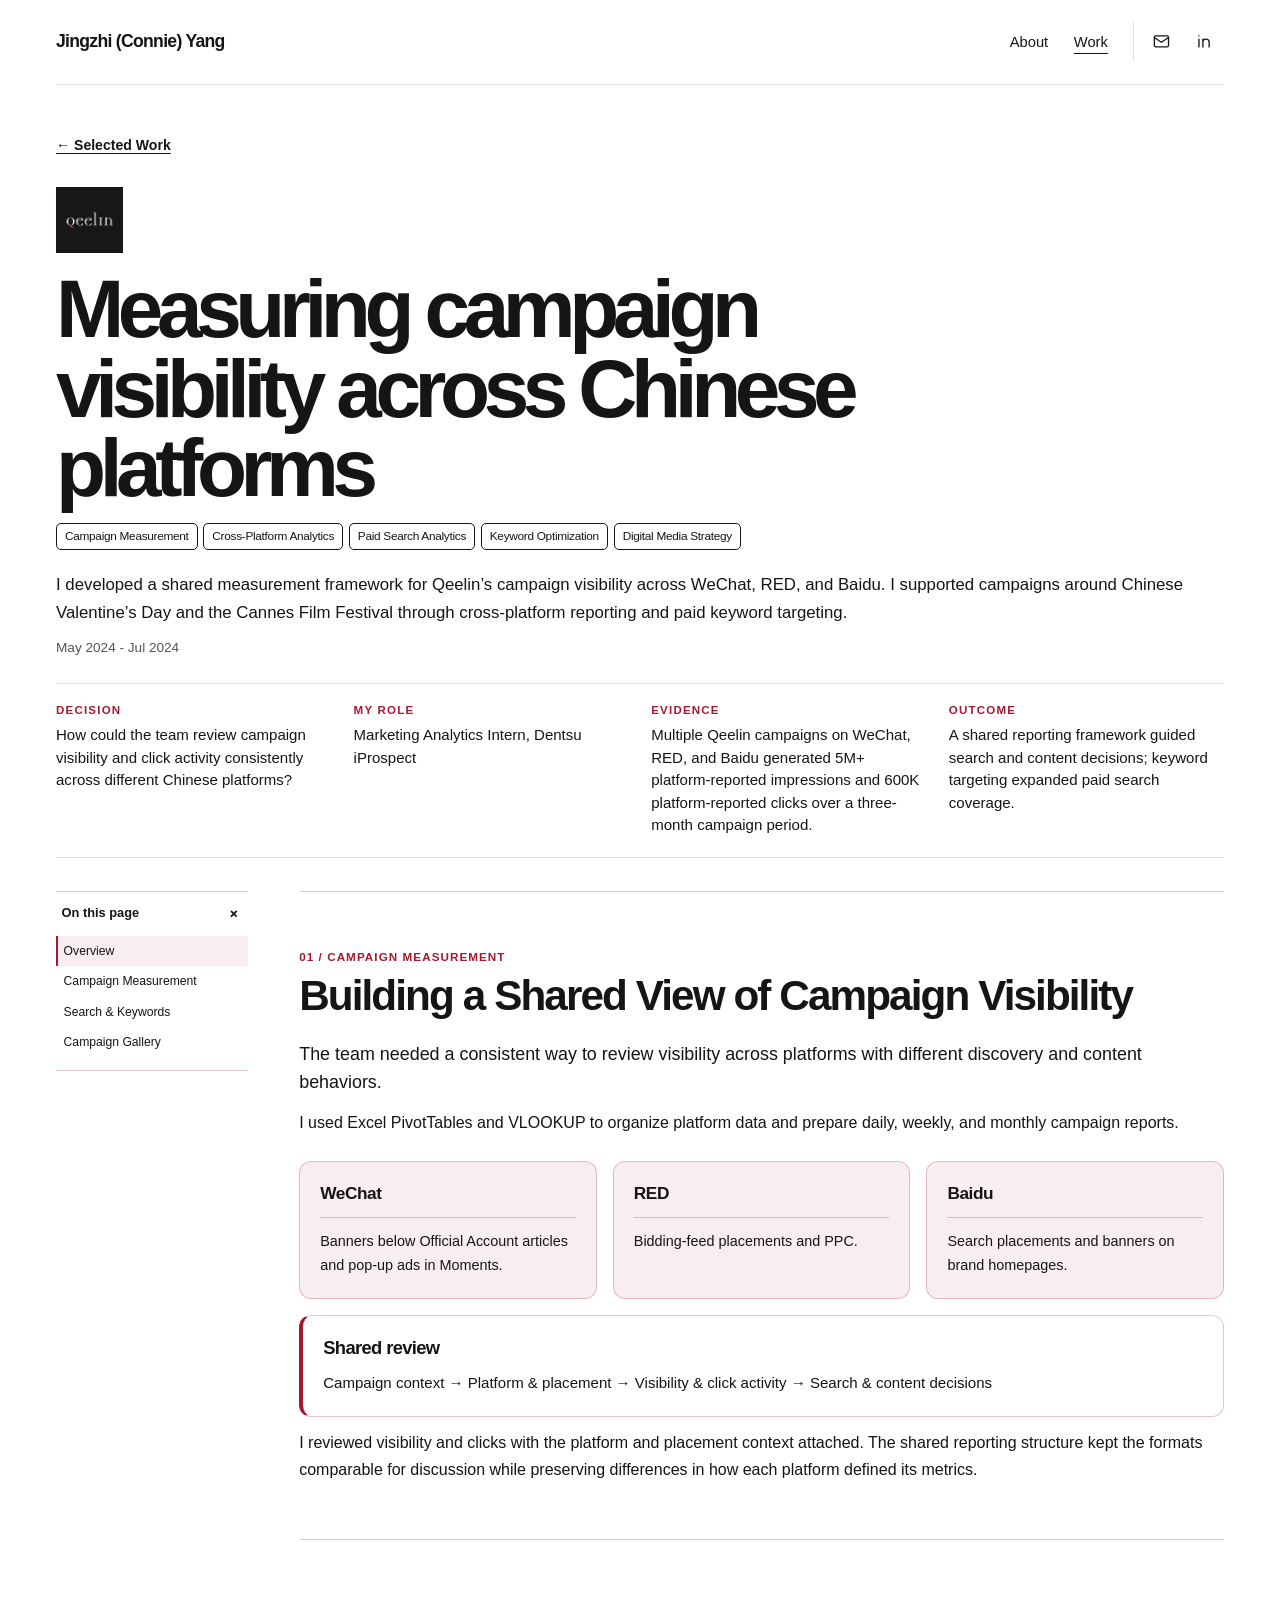
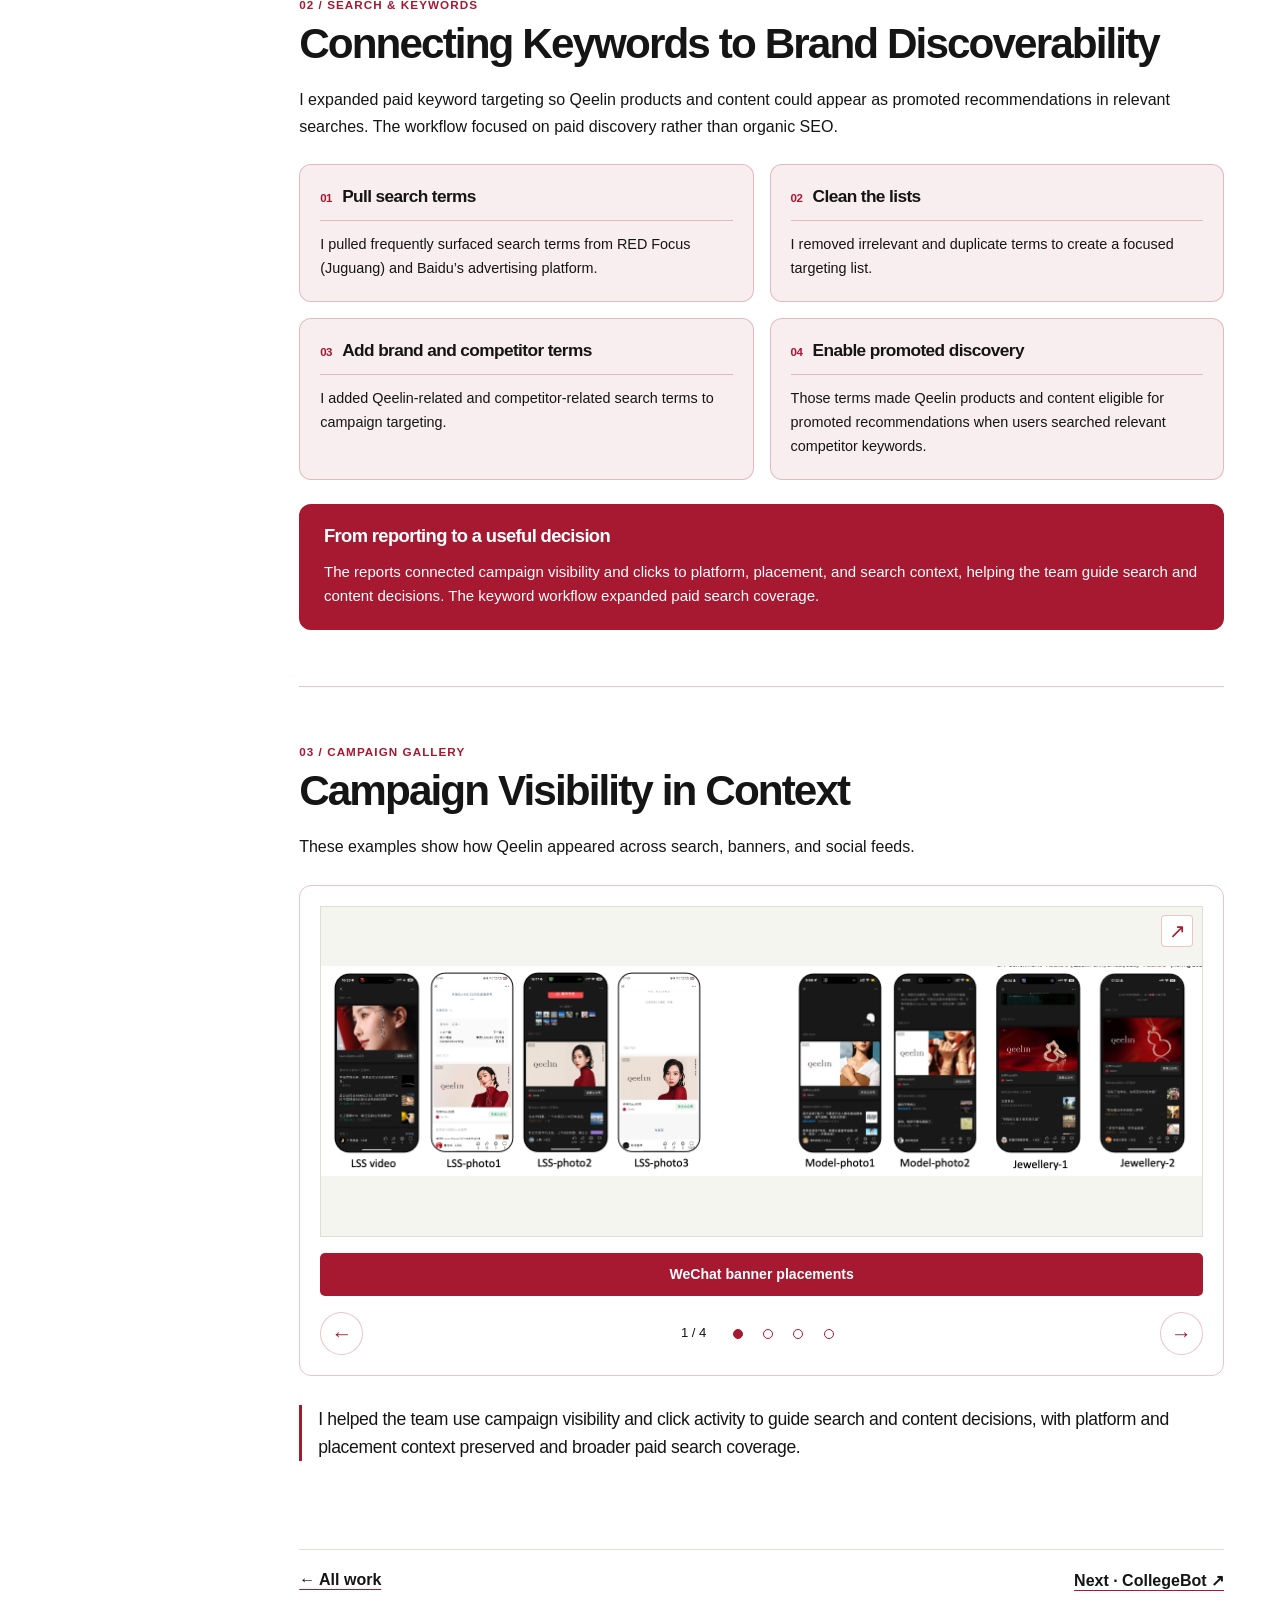
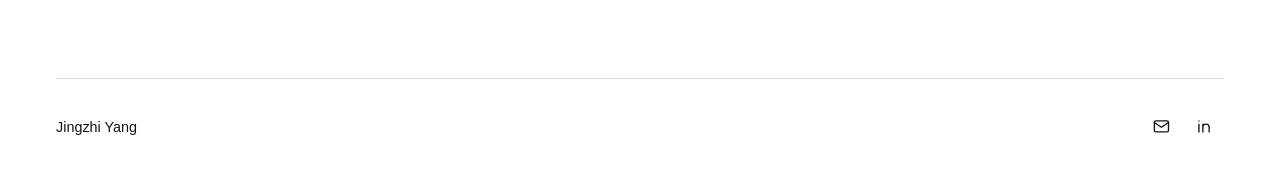
<file: work/qeelin.html>
<!doctype html>
<html lang="en">
<head>
<meta charset="utf-8">
<meta name="viewport" content="width=device-width, initial-scale=1">
<title>Qeelin · Measuring campaign visibility across Chinese platforms | Jingzhi (Connie) Yang</title>
<meta name="description" content="Product and growth analytics portfolio of Jingzhi (Connie) Yang.">
<link rel="stylesheet" href="../style.css?v=c69d1be918">
<link rel="stylesheet" href="../collegebot.css?v=66f66cf346"><link rel="stylesheet" href="../dentsu.css?v=65a5807638"><script src="../case-navigation.js?v=93591a9371" defer></script><script src="../campaign-gallery.js?v=42984d79c5" defer></script><script src="../navigation-context.js?v=92504ca39b" defer></script>
</head>
<body>
<a class="skip" href="#main">Skip to content</a>
<header class="site-header wrap">
<a class="wordmark" href="../index.html">Jingzhi (Connie) Yang</a>
<nav aria-label="Main navigation"><a href="../about.html">About</a>
<a href="../work/index.html" aria-current="page">Work</a>
<span class="contact"><a class="icon" href="mailto:jingzhi.yang.2027@anderson.ucla.edu" aria-label="Email Connie">
    <svg viewBox="0 0 24 24" aria-hidden="true"><rect x="3" y="5" width="18" height="14" rx="2"/><path d="m3 7 9 6 9-6"/></svg></a>
    <a class="icon" href="https://www.linkedin.com/in/jingzhi-yang2004/" aria-label="Connie on LinkedIn">
    <svg viewBox="0 0 24 24" aria-hidden="true"><path d="M5 9v10m0-14v.1M10 19V9m0 4a4 4 0 0 1 8 0v6"/></svg></a></span></nav>
</header>
<main id="main" class="wrap"><div class="cb-case dn-case qeelin-case"><section id="overview" class="case-intro cb-overview">
<a class="text-link back" href="index.html">← Selected Work</a>
<div class="case-brand-row"><img class="case-company-logo logo-qeelin" src="../assets/logos/qeelin.jpg" width="72" height="72" alt="Qeelin logo"></div>
<h1>Measuring campaign visibility across Chinese platforms</h1><div class="tags"><span class="tag">Campaign Measurement</span><span class="tag">Cross-Platform Analytics</span><span class="tag">Paid Search Analytics</span><span class="tag">Keyword Optimization</span><span class="tag">Digital Media Strategy</span></div>
<p class="case-description">I developed a shared measurement framework for Qeelin’s campaign visibility across WeChat, RED, and Baidu. I supported campaigns around Chinese Valentine’s Day and the Cannes Film Festival through cross-platform reporting and paid keyword targeting.</p>
<p class="case-meta">May 2024 - Jul 2024</p>
<dl class="overview "><div><dt class="eyebrow">Decision</dt><dd>How could the team review campaign visibility and click activity consistently across different Chinese platforms?</dd></div><div><dt class="eyebrow">My Role</dt><dd>Marketing Analytics Intern, Dentsu iProspect</dd></div><div><dt class="eyebrow">Evidence</dt><dd>Multiple Qeelin campaigns on WeChat, RED, and Baidu generated 5M+ platform-reported impressions and 600K platform-reported clicks over a three-month campaign period.</dd></div><div><dt class="eyebrow">Outcome</dt><dd>A shared reporting framework guided search and content decisions; keyword targeting expanded paid search coverage.</dd></div></dl></section>
<div class="cb-shell"><aside class="cb-sidebar"><details class="cb-toc" data-case-contents open>
<summary>On this page <span aria-hidden="true">+</span></summary>
<nav aria-label="Case study contents"><ol><li><a href="#overview">Overview</a></li><li><a href="#campaign-measurement">Campaign Measurement</a></li><li><a href="#search-keywords">Search & Keywords</a></li><li><a href="#campaign-gallery">Campaign Gallery</a></li></ol></nav></details></aside>
<div class="cb-content"><section id="campaign-measurement" class="cb-section dn-section">
<header><p class="dn-kicker">01 / Campaign measurement</p><h2>Building a Shared View of Campaign Visibility</h2></header>

<p class="dn-lead">The team needed a consistent way to review visibility across platforms with different discovery and content behaviors.</p>
<p>I used Excel PivotTables and VLOOKUP to organize platform data and prepare daily, weekly, and monthly campaign reports.</p>
<div class="dn-platforms" aria-label="Cross-platform measurement framework"><div class="dn-cards "><article><h3>WeChat</h3><p>Banners below Official Account articles and pop-up ads in Moments.</p></article><article><h3>RED</h3><p>Bidding-feed placements and PPC.</p></article><article><h3>Baidu</h3><p>Search placements and banners on brand homepages.</p></article></div><div class="dn-shared-review"><h3>Shared review</h3><p>Campaign context → Platform &amp; placement → Visibility &amp; click activity → Search &amp; content decisions</p></div></div>
<p>I reviewed visibility and clicks with the platform and placement context attached. The shared reporting structure kept the formats comparable for discussion while preserving differences in how each platform defined its metrics.</p></section><section id="search-keywords" class="cb-section dn-section">
<header><p class="dn-kicker">02 / Search &amp; keywords</p><h2>Connecting Keywords to Brand Discoverability</h2></header>

<p>I expanded paid keyword targeting so Qeelin products and content could appear as promoted recommendations in relevant searches. The workflow focused on paid discovery rather than organic SEO.</p>
<ol class="dn-keyword-workflow">
<li><h3>Pull search terms</h3><p>I pulled frequently surfaced search terms from RED Focus (Juguang) and Baidu’s advertising platform.</p></li>
<li><h3>Clean the lists</h3><p>I removed irrelevant and duplicate terms to create a focused targeting list.</p></li>
<li><h3>Add brand and competitor terms</h3><p>I added Qeelin-related and competitor-related search terms to campaign targeting.</p></li>
<li><h3>Enable promoted discovery</h3><p>Those terms made Qeelin products and content eligible for promoted recommendations when users searched relevant competitor keywords.</p></li>
</ol>
<aside class="dn-callout"><h3>From reporting to a useful decision</h3><p>The reports connected campaign visibility and clicks to platform, placement, and search context, helping the team guide search and content decisions. The keyword workflow expanded paid search coverage.</p></aside></section><section id="campaign-gallery" class="cb-section dn-section">
<header><p class="dn-kicker">03 / Campaign gallery</p><h2>Campaign Visibility in Context</h2></header>

<p>These examples show how Qeelin appeared across search, banners, and social feeds.</p>
<div class="dn-gallery" data-gallery role="region" aria-roledescription="carousel" aria-label="Qeelin campaign gallery" tabindex="0">
<div class="dn-gallery-viewport" data-gallery-viewport><figure class="dn-gallery-slide" data-gallery-slide role="group" aria-roledescription="slide" aria-label="1 of 4: WeChat banner placements">
<a href="../assets/qeelin/wechat-banner.webp" target="_blank" rel="noopener" aria-label="View wechat banner placements at full size (opens in a new tab)"><img src="../assets/qeelin/wechat-banner.webp" width="1772" height="424" alt="Qeelin WeChat banner examples featuring ambassador, model, and jewelry creative in mobile placements."><span class="dn-enlarge" aria-hidden="true">↗</span></a>
<figcaption>WeChat banner placements</figcaption></figure><figure class="dn-gallery-slide" data-gallery-slide role="group" aria-roledescription="slide" aria-label="2 of 4: Search and brand-zone placements">
<a href="../assets/qeelin/baidu-search.webp" target="_blank" rel="noopener" aria-label="View search and brand-zone placements at full size (opens in a new tab)"><img src="../assets/qeelin/baidu-search.webp" width="1598" height="512" alt="Qeelin desktop and mobile Baidu search examples alongside RED and WeChat brand-zone placements, with placement-level reporting annotations."><span class="dn-enlarge" aria-hidden="true">↗</span></a>
<figcaption>Search and brand-zone placements</figcaption></figure><figure class="dn-gallery-slide" data-gallery-slide role="group" aria-roledescription="slide" aria-label="3 of 4: RED bidding feeds">
<a href="../assets/qeelin/red-feed.webp" target="_blank" rel="noopener" aria-label="View red bidding feeds at full size (opens in a new tab)"><img src="../assets/qeelin/red-feed.webp" width="1196" height="448" alt="Qeelin image-feed placements in RED discovery feeds, with the supplied creative-level click-through and cost annotations."><span class="dn-enlarge" aria-hidden="true">↗</span></a>
<figcaption>RED bidding feeds</figcaption></figure><figure class="dn-gallery-slide" data-gallery-slide role="group" aria-roledescription="slide" aria-label="4 of 4: RED bidding video feeds">
<a href="../assets/qeelin/red-video-feed.webp" target="_blank" rel="noopener" aria-label="View red bidding video feeds at full size (opens in a new tab)"><img src="../assets/qeelin/red-video-feed.webp" width="1456" height="384" alt="Qeelin vertical video-feed campaign examples with the supplied placement-level reporting annotations."><span class="dn-enlarge" aria-hidden="true">↗</span></a>
<figcaption>RED bidding video feeds</figcaption></figure></div>
<div class="dn-gallery-controls" data-gallery-controls hidden><button type="button" class="dn-gallery-arrow" data-gallery-prev aria-label="Previous campaign image">←</button><div class="dn-gallery-progress"><p data-gallery-count aria-live="polite" aria-atomic="true">1 / 4</p><div class="dn-gallery-dots" role="group" aria-label="Choose a campaign image"><button type="button" data-gallery-dot="0" aria-label="Show image 1: WeChat banner placements" aria-pressed="true"></button><button type="button" data-gallery-dot="1" aria-label="Show image 2: Search and brand-zone placements" aria-pressed="false"></button><button type="button" data-gallery-dot="2" aria-label="Show image 3: RED bidding feeds" aria-pressed="false"></button><button type="button" data-gallery-dot="3" aria-label="Show image 4: RED bidding video feeds" aria-pressed="false"></button></div></div><button type="button" class="dn-gallery-arrow" data-gallery-next aria-label="Next campaign image">→</button></div>
</div>
<p class="dn-closing">I helped the team use campaign visibility and click activity to guide search and content decisions, with platform and placement context preserved and broader paid search coverage.</p></section>
<nav class="case-next" aria-label="Case study navigation"><a class="text-link" href="index.html">← All work</a><a class="text-link" href="collegebot.html">Next · CollegeBot ↗</a></nav>
</div></div></div></main>
<footer class="site-footer wrap"><span>Jingzhi Yang</span><span class="contact"><a class="icon" href="mailto:jingzhi.yang.2027@anderson.ucla.edu" aria-label="Email Connie">
    <svg viewBox="0 0 24 24" aria-hidden="true"><rect x="3" y="5" width="18" height="14" rx="2"/><path d="m3 7 9 6 9-6"/></svg></a>
    <a class="icon" href="https://www.linkedin.com/in/jingzhi-yang2004/" aria-label="Connie on LinkedIn">
    <svg viewBox="0 0 24 24" aria-hidden="true"><path d="M5 9v10m0-14v.1M10 19V9m0 4a4 4 0 0 1 8 0v6"/></svg></a></span></footer>
</body>
</html>
</file>
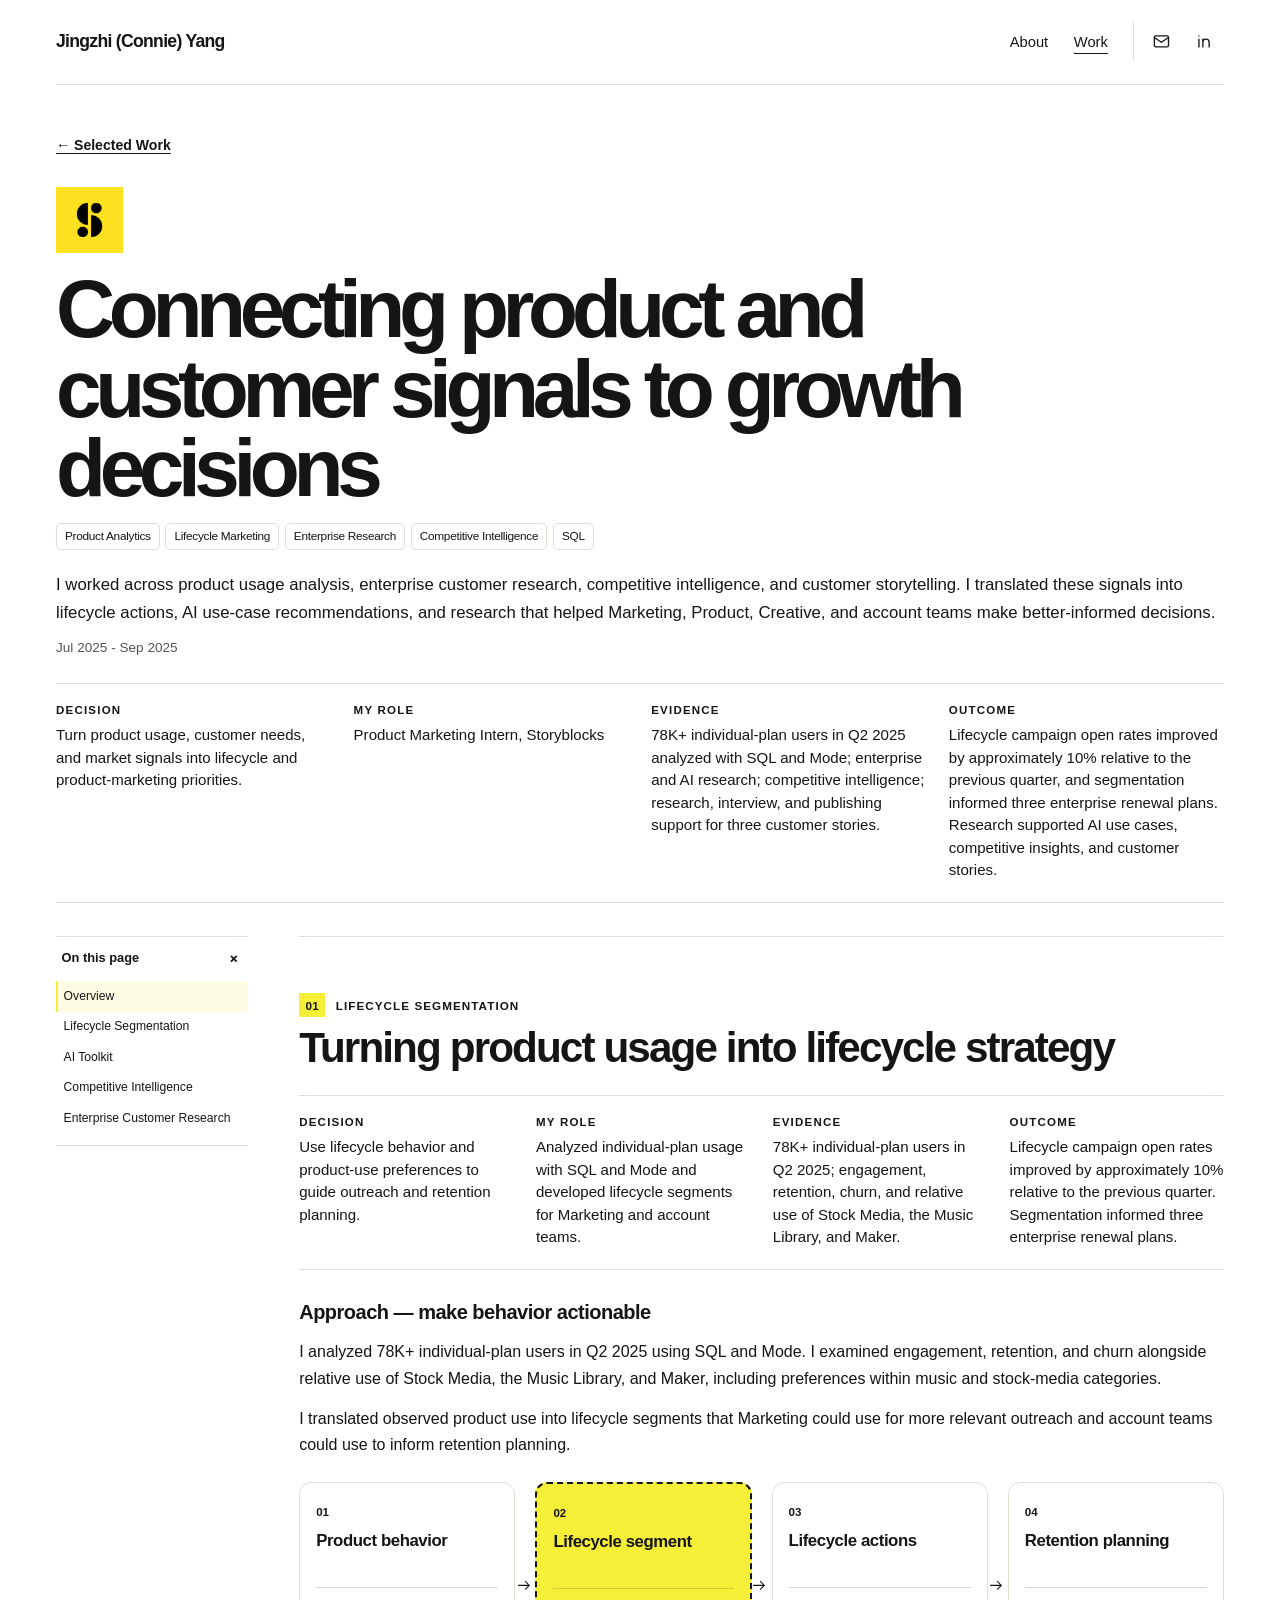
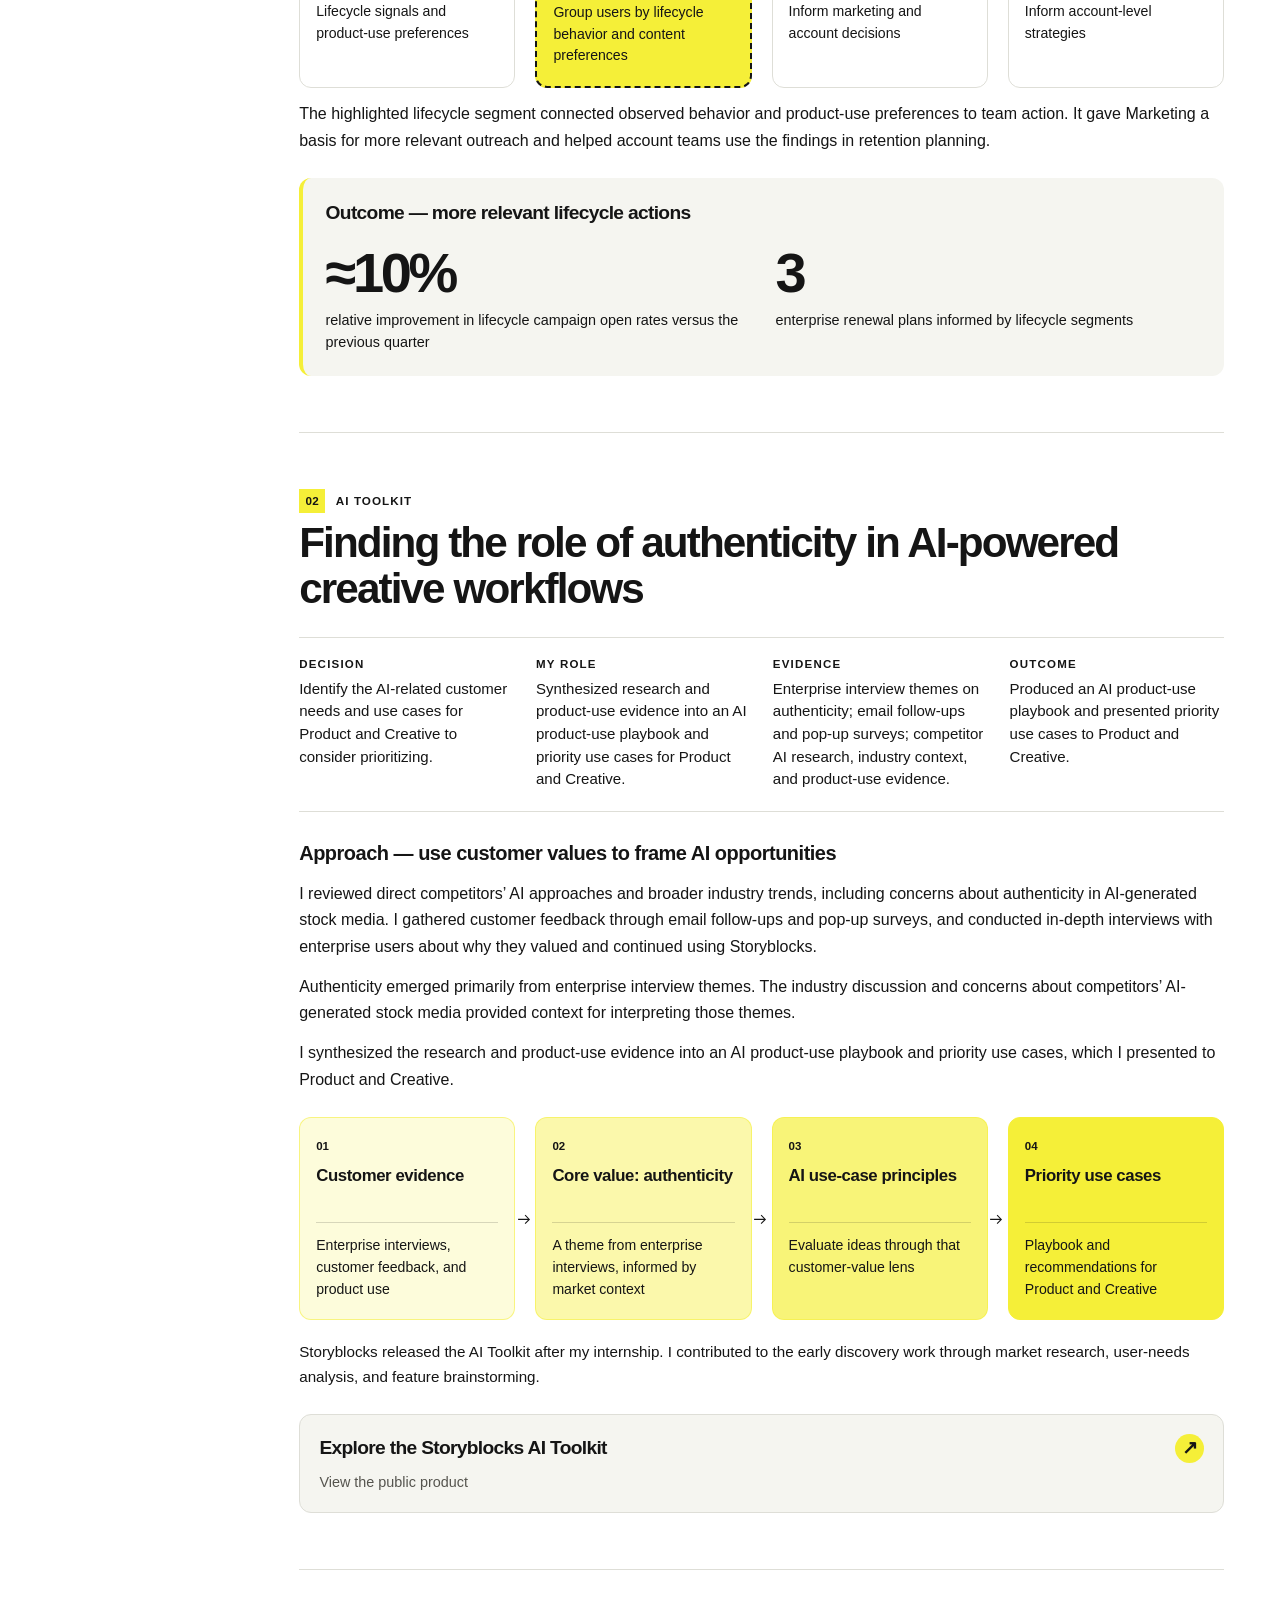
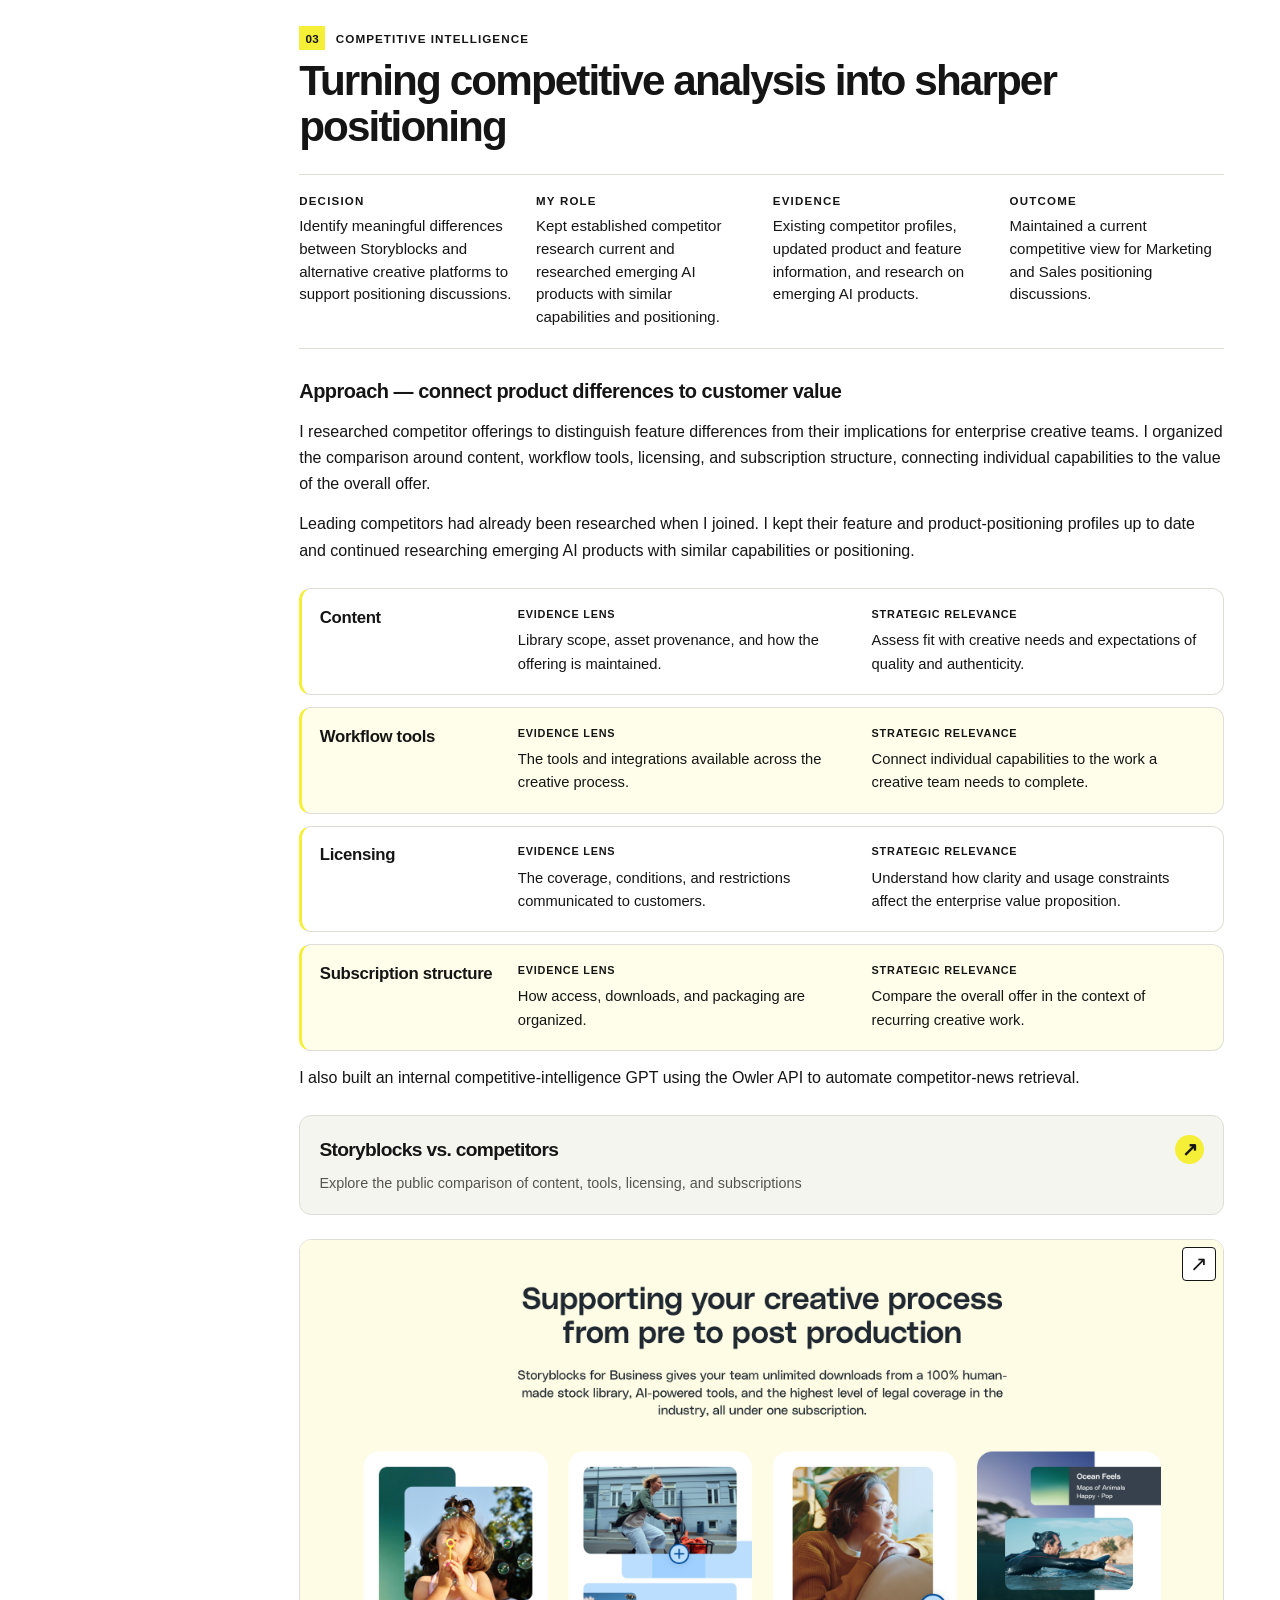
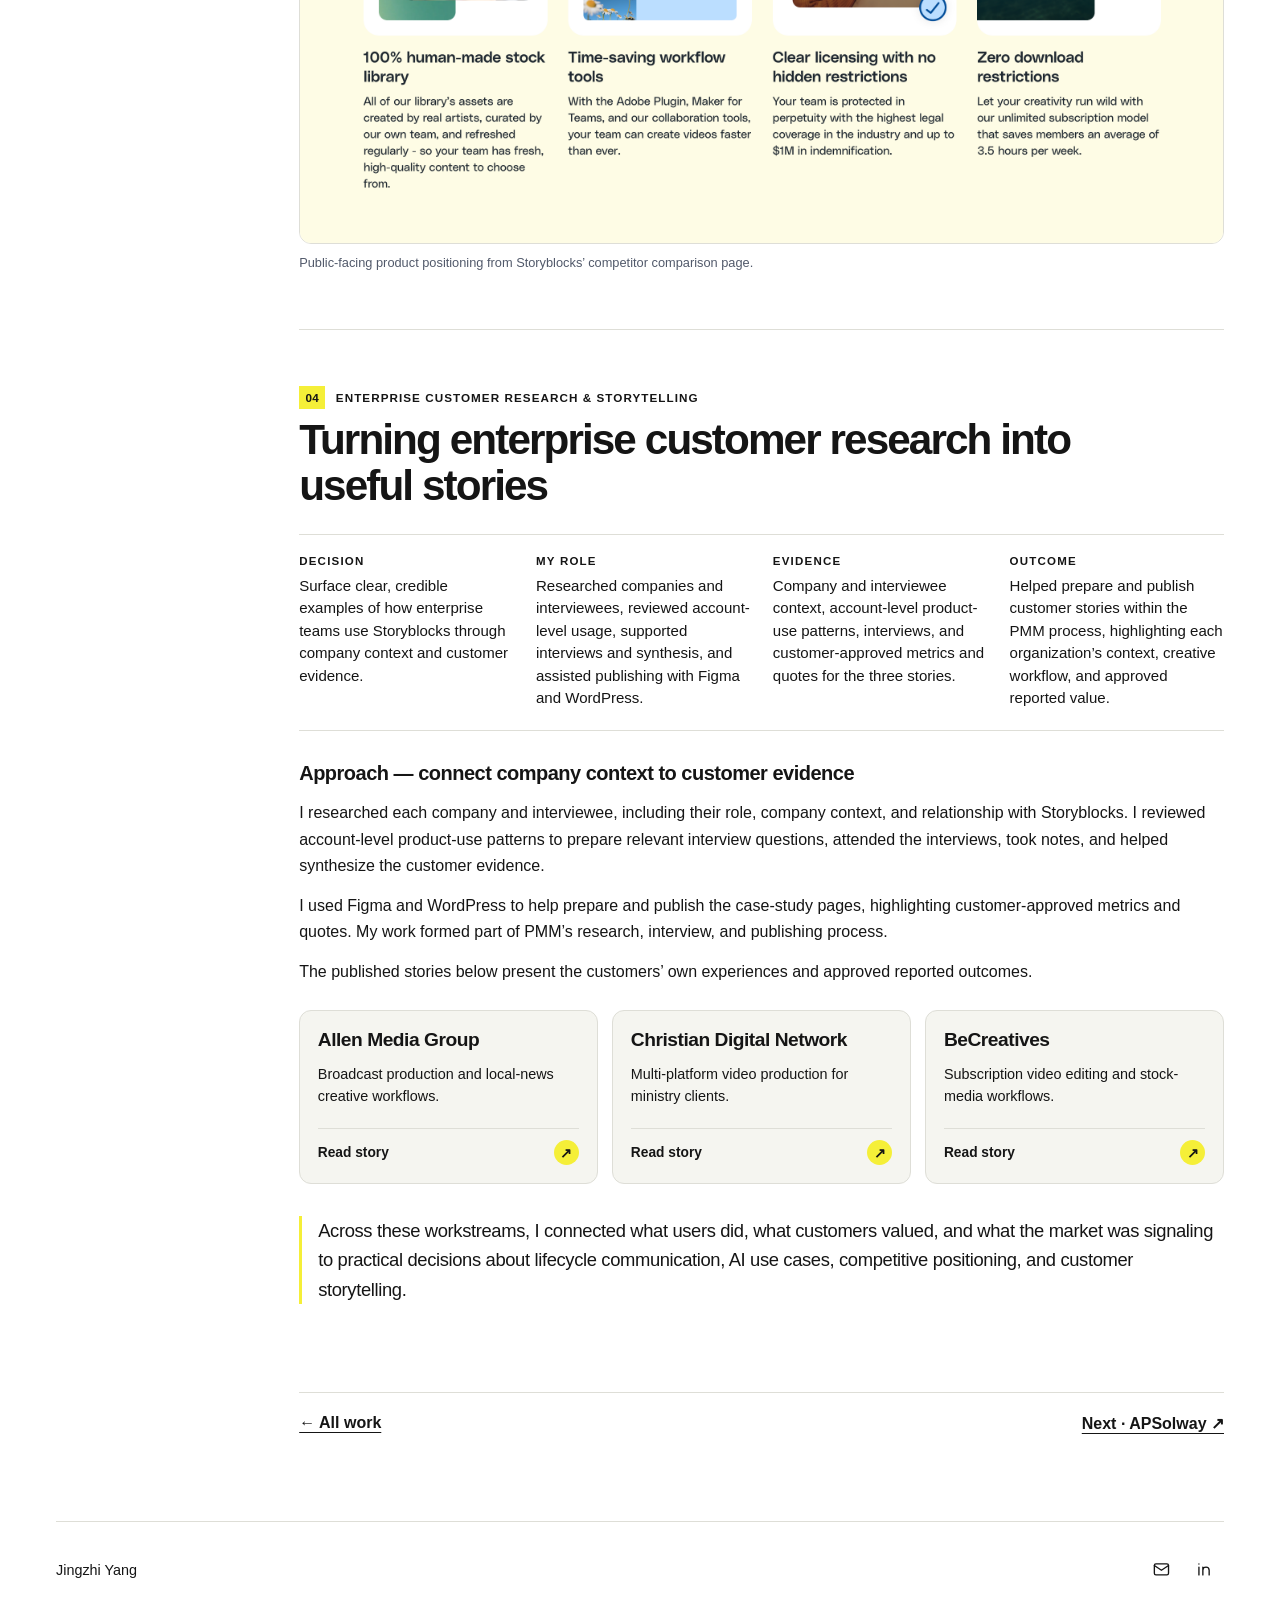
<file: work/storyblocks.html>
<!doctype html>
<html lang="en">
<head>
<meta charset="utf-8">
<meta name="viewport" content="width=device-width, initial-scale=1">
<title>Storyblocks · Connecting product and customer signals to growth decisions | Jingzhi (Connie) Yang</title>
<meta name="description" content="Product and growth analytics portfolio of Jingzhi (Connie) Yang.">
<link rel="stylesheet" href="../style.css?v=c69d1be918">
<link rel="stylesheet" href="../collegebot.css?v=66f66cf346"><link rel="stylesheet" href="../storyblocks.css?v=a6af663534"><script src="../case-navigation.js?v=93591a9371" defer></script><script src="../navigation-context.js?v=92504ca39b" defer></script>
</head>
<body>
<a class="skip" href="#main">Skip to content</a>
<header class="site-header wrap">
<a class="wordmark" href="../index.html">Jingzhi (Connie) Yang</a>
<nav aria-label="Main navigation"><a href="../about.html">About</a>
<a href="../work/index.html" aria-current="page">Work</a>
<span class="contact"><a class="icon" href="mailto:jingzhi.yang.2027@anderson.ucla.edu" aria-label="Email Connie">
    <svg viewBox="0 0 24 24" aria-hidden="true"><rect x="3" y="5" width="18" height="14" rx="2"/><path d="m3 7 9 6 9-6"/></svg></a>
    <a class="icon" href="https://www.linkedin.com/in/jingzhi-yang2004/" aria-label="Connie on LinkedIn">
    <svg viewBox="0 0 24 24" aria-hidden="true"><path d="M5 9v10m0-14v.1M10 19V9m0 4a4 4 0 0 1 8 0v6"/></svg></a></span></nav>
</header>
<main id="main" class="wrap"><div class="cb-case sb-case"><section id="overview" class="case-intro cb-overview">
<a class="text-link back" href="index.html">← Selected Work</a>
<div class="case-brand-row"><img class="case-company-logo logo-storyblocks" src="../assets/logos/storyblocks-mark.jpg" width="72" height="72" alt="Storyblocks logo"></div>
<h1>Connecting product and customer signals to growth decisions</h1><div class="tags"><span class="tag">Product Analytics</span><span class="tag">Lifecycle Marketing</span><span class="tag">Enterprise Research</span><span class="tag">Competitive Intelligence</span><span class="tag">SQL</span></div>
<p class="case-description">I worked across product usage analysis, enterprise customer research, competitive intelligence, and customer storytelling. I translated these signals into lifecycle actions, AI use-case recommendations, and research that helped Marketing, Product, Creative, and account teams make better-informed decisions.</p>
<p class="case-meta">Jul 2025 - Sep 2025</p>
<dl class="overview "><div><dt class="eyebrow">Decision</dt><dd>Turn product usage, customer needs, and market signals into lifecycle and product-marketing priorities.</dd></div><div><dt class="eyebrow">My Role</dt><dd>Product Marketing Intern, Storyblocks</dd></div><div><dt class="eyebrow">Evidence</dt><dd>78K+ individual-plan users in Q2 2025 analyzed with SQL and Mode; enterprise and AI research; competitive intelligence; research, interview, and publishing support for three customer stories.</dd></div><div><dt class="eyebrow">Outcome</dt><dd>Lifecycle campaign open rates improved by approximately 10% relative to the previous quarter, and segmentation informed three enterprise renewal plans. Research supported AI use cases, competitive insights, and customer stories.</dd></div></dl></section>
<div class="cb-shell"><aside class="cb-sidebar"><details class="cb-toc" data-case-contents open>
<summary>On this page <span aria-hidden="true">+</span></summary>
<nav aria-label="Case study contents"><ol><li><a href="#overview">Overview</a></li><li><a href="#lifecycle-segmentation">Lifecycle Segmentation</a></li><li><a href="#ai-workflows">AI Toolkit</a></li><li><a href="#competitive-intelligence">Competitive Intelligence</a></li><li><a href="#enterprise-customer-research">Enterprise Customer Research</a></li></ol></nav></details></aside>
<div class="cb-content"><section id="lifecycle-segmentation" class="cb-section sb-section">
<header><p class="sb-kicker"><span>01</span> Lifecycle segmentation</p>
<h2>Turning product usage into lifecycle strategy</h2></header>
<dl class="overview sb-project-summary"><div><dt class="eyebrow">Decision</dt><dd>Use lifecycle behavior and product-use preferences to guide outreach and retention planning.</dd></div><div><dt class="eyebrow">My Role</dt><dd>Analyzed individual-plan usage with SQL and Mode and developed lifecycle segments for Marketing and account teams.</dd></div><div><dt class="eyebrow">Evidence</dt><dd>78K+ individual-plan users in Q2 2025; engagement, retention, churn, and relative use of Stock Media, the Music Library, and Maker.</dd></div><div><dt class="eyebrow">Outcome</dt><dd>Lifecycle campaign open rates improved by approximately 10% relative to the previous quarter. Segmentation informed three enterprise renewal plans.</dd></div></dl>
<h3 class="sb-subhead">Approach — make behavior actionable</h3>
<p>I analyzed 78K+ individual-plan users in Q2 2025 using SQL and Mode. I examined engagement, retention, and churn alongside relative use of Stock Media, the Music Library, and Maker, including preferences within music and stock-media categories.</p>
<p>I translated observed product use into lifecycle segments that Marketing could use for more relevant outreach and account teams could use to inform retention planning.</p>
<ol class="sb-flow" aria-label="From product behavior to lifecycle action"><li><span class="sb-step">01</span><h4>Product behavior</h4><p>Lifecycle signals and product-use preferences</p><svg viewBox="0 0 24 24" aria-hidden="true"><path d="M3 12h16m-6-6 6 6-6 6"/></svg></li><li><span class="sb-step">02</span><h4>Lifecycle segment</h4><p>Group users by lifecycle behavior and content preferences</p><svg viewBox="0 0 24 24" aria-hidden="true"><path d="M3 12h16m-6-6 6 6-6 6"/></svg></li><li><span class="sb-step">03</span><h4>Lifecycle actions</h4><p>Inform marketing and account decisions</p><svg viewBox="0 0 24 24" aria-hidden="true"><path d="M3 12h16m-6-6 6 6-6 6"/></svg></li><li><span class="sb-step">04</span><h4>Retention planning</h4><p>Inform account-level strategies</p><svg viewBox="0 0 24 24" aria-hidden="true"><path d="M3 12h16m-6-6 6 6-6 6"/></svg></li></ol>
<p>The highlighted lifecycle segment connected observed behavior and product-use preferences to team action. It gave Marketing a basis for more relevant outreach and helped account teams use the findings in retention planning.</p>
<aside class="sb-result" aria-label="Lifecycle segmentation outcomes">
<h3>Outcome — more relevant lifecycle actions</h3>
<dl class="sb-metrics"><div><dt>≈10%</dt><dd>relative improvement in lifecycle campaign open rates versus the previous quarter</dd></div><div><dt>3</dt><dd>enterprise renewal plans informed by lifecycle segments</dd></div></dl>
</aside></section><section id="ai-workflows" class="cb-section sb-section">
<header><p class="sb-kicker"><span>02</span> AI Toolkit</p>
<h2>Finding the role of authenticity in AI-powered creative workflows</h2></header>
<dl class="overview sb-project-summary"><div><dt class="eyebrow">Decision</dt><dd>Identify the AI-related customer needs and use cases for Product and Creative to consider prioritizing.</dd></div><div><dt class="eyebrow">My Role</dt><dd>Synthesized research and product-use evidence into an AI product-use playbook and priority use cases for Product and Creative.</dd></div><div><dt class="eyebrow">Evidence</dt><dd>Enterprise interview themes on authenticity; email follow-ups and pop-up surveys; competitor AI research, industry context, and product-use evidence.</dd></div><div><dt class="eyebrow">Outcome</dt><dd>Produced an AI product-use playbook and presented priority use cases to Product and Creative.</dd></div></dl>
<h3 class="sb-subhead">Approach — use customer values to frame AI opportunities</h3>
<p>I reviewed direct competitors’ AI approaches and broader industry trends, including concerns about authenticity in AI-generated stock media. I gathered customer feedback through email follow-ups and pop-up surveys, and conducted in-depth interviews with enterprise users about why they valued and continued using Storyblocks.</p>
<p>Authenticity emerged primarily from enterprise interview themes. The industry discussion and concerns about competitors’ AI-generated stock media provided context for interpreting those themes.</p>
<p>I synthesized the research and product-use evidence into an AI product-use playbook and priority use cases, which I presented to Product and Creative.</p>
<ol class="sb-flow" aria-label="From enterprise research to AI use-case planning"><li><span class="sb-step">01</span><h4>Customer evidence</h4><p>Enterprise interviews, customer feedback, and product use</p><svg viewBox="0 0 24 24" aria-hidden="true"><path d="M3 12h16m-6-6 6 6-6 6"/></svg></li><li><span class="sb-step">02</span><h4>Core value: authenticity</h4><p>A theme from enterprise interviews, informed by market context</p><svg viewBox="0 0 24 24" aria-hidden="true"><path d="M3 12h16m-6-6 6 6-6 6"/></svg></li><li><span class="sb-step">03</span><h4>AI use-case principles</h4><p>Evaluate ideas through that customer-value lens</p><svg viewBox="0 0 24 24" aria-hidden="true"><path d="M3 12h16m-6-6 6 6-6 6"/></svg></li><li><span class="sb-step">04</span><h4>Priority use cases</h4><p>Playbook and recommendations for Product and Creative</p><svg viewBox="0 0 24 24" aria-hidden="true"><path d="M3 12h16m-6-6 6 6-6 6"/></svg></li></ol>
<p class="sb-resource-context">Storyblocks released the AI Toolkit after my internship. I contributed to the early discovery work through market research, user-needs analysis, and feature brainstorming.</p>
<a class="sb-resource-link" href="https://www.storyblocks.com/ai-toolkit" target="_blank" rel="noopener"><h3>Explore the Storyblocks AI Toolkit <span aria-hidden="true">↗</span></h3><p>View the public product<span class="sb-sr-only"> (opens in a new tab)</span></p></a></section><section id="competitive-intelligence" class="cb-section sb-section">
<header><p class="sb-kicker"><span>03</span> Competitive intelligence</p>
<h2>Turning competitive analysis into sharper positioning</h2></header>
<dl class="overview sb-project-summary"><div><dt class="eyebrow">Decision</dt><dd>Identify meaningful differences between Storyblocks and alternative creative platforms to support positioning discussions.</dd></div><div><dt class="eyebrow">My Role</dt><dd>Kept established competitor research current and researched emerging AI products with similar capabilities and positioning.</dd></div><div><dt class="eyebrow">Evidence</dt><dd>Existing competitor profiles, updated product and feature information, and research on emerging AI products.</dd></div><div><dt class="eyebrow">Outcome</dt><dd>Maintained a current competitive view for Marketing and Sales positioning discussions.</dd></div></dl>
<h3 class="sb-subhead">Approach — connect product differences to customer value</h3>
<p>I researched competitor offerings to distinguish feature differences from their implications for enterprise creative teams. I organized the comparison around content, workflow tools, licensing, and subscription structure, connecting individual capabilities to the value of the overall offer.</p>
<p>Leading competitors had already been researched when I joined. I kept their feature and product-positioning profiles up to date and continued researching emerging AI products with similar capabilities or positioning.</p>
<div class="sb-comparison" aria-label="Competitive analysis framework"><article><h4>Content</h4><dl><div><dt>Evidence lens</dt><dd>Library scope, asset provenance, and how the offering is maintained.</dd></div><div><dt>Strategic relevance</dt><dd>Assess fit with creative needs and expectations of quality and authenticity.</dd></div></dl></article><article><h4>Workflow tools</h4><dl><div><dt>Evidence lens</dt><dd>The tools and integrations available across the creative process.</dd></div><div><dt>Strategic relevance</dt><dd>Connect individual capabilities to the work a creative team needs to complete.</dd></div></dl></article><article><h4>Licensing</h4><dl><div><dt>Evidence lens</dt><dd>The coverage, conditions, and restrictions communicated to customers.</dd></div><div><dt>Strategic relevance</dt><dd>Understand how clarity and usage constraints affect the enterprise value proposition.</dd></div></dl></article><article><h4>Subscription structure</h4><dl><div><dt>Evidence lens</dt><dd>How access, downloads, and packaging are organized.</dd></div><div><dt>Strategic relevance</dt><dd>Compare the overall offer in the context of recurring creative work.</dd></div></dl></article></div>
<p>I also built an internal competitive-intelligence GPT using the Owler API to automate competitor-news retrieval.</p>
<a class="sb-resource-link" href="https://www.storyblocks.com/resources/storyblocks-vs-competitors" target="_blank" rel="noopener"><h3>Storyblocks vs. competitors <span aria-hidden="true">↗</span></h3><p>Explore the public comparison of content, tools, licensing, and subscriptions<span class="sb-sr-only"> (opens in a new tab)</span></p></a>
<figure class="cb-figure sb-public-figure"><div class="cb-screenshot"><a href="../assets/storyblocks/competitive-positioning.png" target="_blank" rel="noopener" aria-label="View the public Storyblocks positioning screenshot at full size (opens in a new tab)"><img src="../assets/storyblocks/competitive-positioning.png" width="2296" height="1500" loading="lazy" alt="Public Storyblocks positioning showing its human-made stock library, workflow tools, licensing, and download model."></a></div><figcaption>Public-facing product positioning from Storyblocks’ competitor comparison page.</figcaption></figure></section><section id="enterprise-customer-research" class="cb-section sb-section">
<header><p class="sb-kicker"><span>04</span> Enterprise customer research &amp; storytelling</p>
<h2>Turning enterprise customer research into useful stories</h2></header>
<dl class="overview sb-project-summary"><div><dt class="eyebrow">Decision</dt><dd>Surface clear, credible examples of how enterprise teams use Storyblocks through company context and customer evidence.</dd></div><div><dt class="eyebrow">My Role</dt><dd>Researched companies and interviewees, reviewed account-level usage, supported interviews and synthesis, and assisted publishing with Figma and WordPress.</dd></div><div><dt class="eyebrow">Evidence</dt><dd>Company and interviewee context, account-level product-use patterns, interviews, and customer-approved metrics and quotes for the three stories.</dd></div><div><dt class="eyebrow">Outcome</dt><dd>Helped prepare and publish customer stories within the PMM process, highlighting each organization’s context, creative workflow, and approved reported value.</dd></div></dl>
<h3 class="sb-subhead">Approach — connect company context to customer evidence</h3>
<p>I researched each company and interviewee, including their role, company context, and relationship with Storyblocks. I reviewed account-level product-use patterns to prepare relevant interview questions, attended the interviews, took notes, and helped synthesize the customer evidence.</p>
<p>I used Figma and WordPress to help prepare and publish the case-study pages, highlighting customer-approved metrics and quotes. My work formed part of PMM’s research, interview, and publishing process.</p>
<p>The published stories below present the customers’ own experiences and approved reported outcomes.</p>
<div class="sb-customer-stories"><a class="sb-customer-story" href="https://www.storyblocks.com/resources/case-studies/allen-media" target="_blank" rel="noopener">
<h3>Allen Media Group</h3>
<p>Broadcast production and local-news creative workflows.</p><span class="sb-read-story">Read story <span aria-hidden="true">↗</span><span class="sb-sr-only"> (opens in a new tab)</span></span></a><a class="sb-customer-story" href="https://www.storyblocks.com/resources/case-studies/christian-digital" target="_blank" rel="noopener">
<h3>Christian Digital Network</h3>
<p>Multi-platform video production for ministry clients.</p><span class="sb-read-story">Read story <span aria-hidden="true">↗</span><span class="sb-sr-only"> (opens in a new tab)</span></span></a><a class="sb-customer-story" href="https://www.storyblocks.com/resources/case-studies/becreatives" target="_blank" rel="noopener">
<h3>BeCreatives</h3>
<p>Subscription video editing and stock-media workflows.</p><span class="sb-read-story">Read story <span aria-hidden="true">↗</span><span class="sb-sr-only"> (opens in a new tab)</span></span></a></div>
<p class="sb-closing">Across these workstreams, I connected what users did, what customers valued, and what the market was signaling to practical decisions about lifecycle communication, AI use cases, competitive positioning, and customer storytelling.</p></section>
<nav class="case-next" aria-label="Case study navigation"><a class="text-link" href="index.html">← All work</a><a class="text-link" href="apsolway.html">Next · APSolway ↗</a></nav>
</div></div></div></main>
<footer class="site-footer wrap"><span>Jingzhi Yang</span><span class="contact"><a class="icon" href="mailto:jingzhi.yang.2027@anderson.ucla.edu" aria-label="Email Connie">
    <svg viewBox="0 0 24 24" aria-hidden="true"><rect x="3" y="5" width="18" height="14" rx="2"/><path d="m3 7 9 6 9-6"/></svg></a>
    <a class="icon" href="https://www.linkedin.com/in/jingzhi-yang2004/" aria-label="Connie on LinkedIn">
    <svg viewBox="0 0 24 24" aria-hidden="true"><path d="M5 9v10m0-14v.1M10 19V9m0 4a4 4 0 0 1 8 0v6"/></svg></a></span></footer>
</body>
</html>
</file>
<file: style.css>
:root {
  color-scheme: light;
  --ink: #151515;
  --muted: #55544e;
  --line: #deded7;
  --paper: #fff;
  --soft: #f5f5f0;
  --yellow: #f5ef38;
  font-family: "Helvetica Neue", Helvetica, Arial, sans-serif;
  color: var(--ink);
  background: var(--paper);
}
* { box-sizing: border-box; }
body { margin: 0; }
[hidden] { display: none !important; }
img { display: block; width: 100%; height: auto; }
a { color: inherit; text-decoration: none; }
button { font: inherit; color: inherit; }
:focus-visible { outline: 2px solid #1742be; outline-offset: 4px; }
.skip { position: absolute; left: 1rem; top: -5rem; z-index: 2; padding: .8rem; background: var(--yellow); }
.skip:focus { top: 1rem; }
.wrap { width: min(100% - 7rem, 82rem); margin-inline: auto; }
.site-header, .site-footer { display: flex; align-items: center; justify-content: space-between; gap: 1rem; }
.site-header { min-height: 5.3rem; border-bottom: 1px solid var(--line); }
.wordmark { font-size: clamp(.92rem, 1.6vw, 1.1rem); font-weight: 750; letter-spacing: -.04em; }
.site-header nav, .contact { display: flex; align-items: center; gap: clamp(.5rem, 2vw, 1.6rem); }
.site-header nav > a { font-size: .92rem; padding-block: .55rem; }
.site-header nav > a:hover, .site-header nav > a[aria-current] { text-decoration: underline; text-underline-offset: .4em; }
.contact { gap: .25rem; }
.site-header .contact { border-left: 1px solid var(--line); padding-left: .45rem; }
.icon { display: inline-grid; width: 2.45rem; height: 2.45rem; place-items: center; border-radius: 50%; }
.icon:hover { background: var(--soft); }
.icon svg { width: 1.18rem; fill: none; stroke: currentColor; stroke-width: 1.7; stroke-linecap: round; stroke-linejoin: round; }
.site-footer { border-top: 1px solid var(--line); min-height: 6rem; margin-top: 5.5rem; font-size: .9rem; }
.muted, .dates { color: var(--muted); }
.eyebrow { font-size: .72rem; font-weight: 750; text-transform: uppercase; letter-spacing: .105em; }
mark { color: inherit; background: var(--yellow); padding: .32em .54em; box-decoration-break: clone; }
h1, h2, h3, p, figure, dl, dd { margin: 0; }
h1, h2, h3 { text-wrap: pretty; }
h1 { font-size: clamp(3.1rem, 7.8vw, 8.5rem); line-height: .97; letter-spacing: -.078em; font-weight: 750; }
h2 { font-size: clamp(2rem, 4.5vw, 3.7rem); line-height: 1.05; letter-spacing: -.06em; }
h3 { font-size: 1.34rem; letter-spacing: -.035em; }
p, dd { line-height: 1.58; }
.hero { display: grid; grid-template-columns: minmax(0, 1fr) minmax(0, 30%); gap: clamp(2rem, 4vw, 3.5rem); align-items: end; align-content: center; min-height: calc(100svh - 5.3rem); padding-block: 3rem; }
.hero h1 { font-size: clamp(2.2rem, 4.5vw, 4.25rem); line-height: 1.12; letter-spacing: -.055em; margin-bottom: 3rem; }
.headline-line { display: block; }
.drawn-word { position: relative; display: inline-block; white-space: nowrap; }
.drawn-word::after { content: ""; position: absolute; left: 0; bottom: .01em; width: 100%; height: .07em; background: var(--yellow); border-radius: 50%; pointer-events: none; transform-origin: left center; animation: draw-underline .85s cubic-bezier(.2,.6,.3,1) .3s both; }
@keyframes draw-underline { from { transform: scaleX(0); } to { transform: scaleX(1); } }
.hero-copy > p, .personal-content > p { color: var(--ink); font-size: clamp(1rem, 1.4vw, 1.25rem); line-height: 1.7; }
.hero-copy > p { width: min(100%, 64ch); }
.actions { display: flex; flex-wrap: wrap; gap: .65rem; margin-top: 1.8rem; }
.button { display: inline-flex; align-items: center; justify-content: space-between; gap: 1.5rem; border: 1px solid var(--ink); padding: 1rem 1.3rem; background: var(--paper); color: var(--ink); font-weight: 650; font-size: .96rem; transition: background-color .18s, color .18s; }
.button:is(:hover, :focus-visible, :active) { background: var(--ink); color: var(--paper); }
.placeholder { display: flex; flex-direction: column; align-items: flex-start; justify-content: flex-end; gap: .35rem; padding: 1.2rem; color: var(--muted); background: var(--soft); font-size: .84rem; position: relative; }
.placeholder-mark { position: absolute; top: 1rem; right: 1rem; font-size: 1.4rem; line-height: 1; color: var(--ink); }
.portrait { align-self: end; justify-self: start; width: min(100%, 24rem); overflow: hidden; }
.portrait img { aspect-ratio: 4 / 5; object-fit: cover; object-position: center 35%; }
.personal-heading { position: relative; padding-block: 1rem 1.5rem; isolation: isolate; }
.personal-heading::before { content: ""; position: absolute; z-index: -1; left: 0; top: 1.8rem; bottom: 0; width: 62%; background: var(--yellow); }
.personal-heading h2 { font-size: clamp(2.8rem, 4.8vw, 4.25rem); font-weight: 300; letter-spacing: -.055em; }
.personal-heading strong { font-weight: 750; }
.personal-content { width: min(100%, 40rem); margin: 3.2rem auto 0; }
.skill-cloud { list-style: none; padding: 0; margin: 2.2rem 0 0; font-size: clamp(1.15rem, 2vw, 1.65rem); text-wrap: balance; }
.skill-cloud li { display: inline-block; vertical-align: middle; margin: .12em .06em .12em 0; padding: .18em .24em; font-size: inherit; font-weight: 300; letter-spacing: -.025em; line-height: 1.25; transition: color .18s, background-color .18s, transform .18s; }
.skill-cloud li:is(:hover, :focus, :active) { background: var(--ink); color: var(--paper); transform: translateY(-2px); }
.personal-content .actions { display: grid; grid-template-columns: repeat(3, minmax(0, 1fr)); margin-top: 2.6rem; gap: .75rem; }
.personal-content .button { width: 100%; min-width: 0; gap: .75rem; padding-inline: .9rem; }
.page-intro { padding-block: clamp(3.3rem, 7vw, 7rem) 2.5rem; }
.page-intro h1 { margin-block: 1rem 1.35rem; }
.page-intro p:not(.eyebrow) { max-width: 63ch; margin-top: 1rem; }
.page-intro.work-intro > .lede { max-width: none; }
.lede { font-size: clamp(1.3rem, 2.6vw, 1.9rem); letter-spacing: -.035em; line-height: 1.35; }
.about-page { max-width: 80rem; }
.about-intro { padding-block: clamp(3rem, 6vw, 5.5rem) 2.5rem; }
.about-title h1 { margin-top: 1.25rem; font-size: clamp(3.15rem, 7.6vw, 7.5rem); line-height: 1.04; }
.about-layout { display: grid; grid-template-columns: 56% 38%; grid-template-rows: auto 1fr; grid-template-areas: "positioning photos" "prose photos"; column-gap: 6%; row-gap: 1.75rem; align-items: start; margin-top: 2.5rem; }
.about-positioning { grid-area: positioning; font-size: clamp(1.625rem, 2.2vw, 1.75rem); font-weight: 500; letter-spacing: -.025em; line-height: 1.4; }
.about-prose { grid-area: prose; font-size: clamp(1.125rem, 1.6vw, 1.25rem); line-height: 1.65; }
.about-prose p { line-height: inherit; }
.about-prose p + p { margin-top: 1.75rem; }
.about-collage { grid-area: photos; justify-self: end; width: min(100%, 27.5rem); isolation: isolate; }
.graduation-frame { position: relative; width: 80%; aspect-ratio: 3 / 4; margin-left: 16%; }
.graduation-frame::before { content: ""; position: absolute; inset: 0; z-index: 0; background: var(--yellow); transform: translate(5%, 3.75%); }
.graduation-frame img { position: relative; z-index: 1; width: 100%; height: 100%; object-fit: cover; }
.travel-photo { position: relative; z-index: 2; width: 54.4%; aspect-ratio: 4 / 3; margin-top: -13.6%; border: clamp(5px, 1.6vw, 7px) solid var(--paper); object-fit: cover; object-position: 75% 50%; }
.about-page .section-block { margin-top: 3.5rem; }
.section-highlight { padding-right: .14em; background: linear-gradient(transparent 25%, var(--yellow) 25%, var(--yellow) 95%, transparent 95%); }
.section-block { margin-top: 2.6rem; }
.section-block > h2 { margin-bottom: 1.25rem; }
.education, .timeline-item summary { display: grid; grid-template-columns: minmax(9rem, 20%) 1fr; gap: 1rem; padding-block: 1.35rem; }
.education, .timeline-item { border-top: 1px solid var(--line); }
.education:last-child, .timeline-item:last-child { border-bottom: 1px solid var(--line); }
.education p { margin-top: .4rem; }
.about-page { --entry-logo-size: 3.5rem; --entry-logo-gap: 1rem; }
.entry-heading { display: grid; grid-template-columns: var(--entry-logo-size) minmax(0, 1fr); gap: var(--entry-logo-gap); align-items: start; }
.entry-title, .timeline-profile { min-width: 0; }
.entry-logo-frame { display: block; width: var(--entry-logo-size); height: var(--entry-logo-size); overflow: hidden; }
.entry-logo { width: 100%; height: 100%; object-fit: contain; }
.timeline-profile > .keywords { margin-left: calc(var(--entry-logo-size) + var(--entry-logo-gap)); }
.dates { font-size: .87rem; align-self: start; margin-top: .25em; }
.timeline-item summary { grid-template-columns: minmax(9rem, 20%) 1fr 2rem; align-items: center; }
summary { list-style: none; cursor: pointer; }
summary::-webkit-details-marker { display: none; }
.timeline-item summary:hover strong, .artifact-drawer summary:hover { text-decoration: underline; text-underline-offset: .2em; }
.timeline-item strong { display: block; font-size: clamp(1.15rem, 3vw, 1.6rem); letter-spacing: -.04em; }
.timeline-role, .keywords { display: block; margin-top: .3rem; }
.keywords { color: var(--muted); font-size: .84rem; font-weight: 300; letter-spacing: -.025em; line-height: 1.45; }
.expand-icon { display: grid; place-items: center; width: 2rem; height: 2rem; background: var(--soft); border-radius: 50%; }
.expand-icon::before { content: "+"; font-size: 1.2rem; }
[open] > summary .expand-icon::before { content: "−"; }
.timeline-item { scroll-margin-top: 1.25rem; }
.timeline-body { margin-left: calc(max(9rem, 20%) + 1rem + var(--entry-logo-size) + var(--entry-logo-gap)); padding: 0 2rem 1.4rem 0; }
.timeline-body p { max-width: 65ch; }
.case-links { display: flex; flex-wrap: wrap; gap: .7rem 1.2rem; margin-top: .6rem; }
.text-link { text-decoration: underline; text-underline-offset: .23em; font-weight: 650; }
.text-link:hover { background: var(--yellow); }
.filter-bar { display: flex; flex-wrap: wrap; gap: .5rem; padding-bottom: .9rem; }
.filter-bar button { cursor: pointer; border: 1px solid var(--line); background: var(--paper); padding: .65rem .8rem; font-size: .86rem; }
.filter-bar button:hover, .filter-bar button[aria-pressed="true"] { background: var(--yellow); border-color: var(--ink); }
.result-count { border-top: 1px solid var(--line); padding-block: .95rem 1.2rem; color: var(--muted); }
.work-grid { display: grid; grid-template-columns: repeat(2, minmax(0, 1fr)); gap: 2rem 1.5rem; }
.work-card { border-bottom: 1px solid var(--line); padding-bottom: 1.1rem; }
.card-link { display: block; }
.card-cover { aspect-ratio: 2.4; overflow: hidden; position: relative; }
.actual-cover { background: #f7f7f9; }
.actual-cover img { position: absolute; inset: 0; width: 100%; height: 100%; object-fit: cover; object-position: var(--cover-position, 50% 50%); }
.cover-amplify { background: #fff5c3; }
.cover-amplify img { object-fit: contain; padding: .5rem; }
.cover-balenciaga { --cover-position: 50% 35%; }
.cover-hanswerks { --cover-position: 50% 60%; }
.card-top { display: flex; justify-content: space-between; align-items: center; margin-block: .9rem .4rem; }
.card-arrow { display: inline-grid; width: 1.95rem; height: 1.95rem; place-items: center; border: 1px solid var(--line); border-radius: 50%; transition: background-color .16s; }
.card-link:hover .card-arrow, .card-link:focus-visible .card-arrow { background: var(--yellow); }
.work-card h2 { font-size: clamp(1.55rem, 3.25vw, 2.55rem); }
.work-card p { margin-top: .45rem; color: var(--muted); }
.tags { display: flex; flex-wrap: wrap; gap: .36rem; margin-top: .8rem; }
.tag { border: 1px solid var(--line); padding: .27rem .5rem; font-size: .74rem; line-height: 1.35; }
.methods { font-size: .79rem; font-weight: 300; letter-spacing: -.025em; }
.case-intro { padding-block: clamp(2.3rem, 4vw, 4.5rem) 2.1rem; }
.back { display: inline-block; margin-bottom: 2.1rem; font-size: .88rem; }
.case-brand-row { display: flex; align-items: center; justify-content: flex-start; gap: 1rem; }
.case-brand-row > .eyebrow { margin: 0; }
.case-company-logo { --case-logo-size: clamp(3.5rem, 5.2vw, 4.5rem); display: block; flex: none; width: var(--case-logo-size); height: var(--case-logo-size); aspect-ratio: 1; object-fit: contain; }
.case-company-logo.logo-balenciaga { background: #9b9b9b; }
.case-logo-frame { --case-logo-size: clamp(3.5rem, 5.2vw, 4.5rem); display: block; flex: none; width: var(--case-logo-size); height: var(--case-logo-size); overflow: hidden; }
.case-logo-frame .case-company-logo { object-fit: cover; }
.case-logo-frame .logo-balenciaga { transform: scale(1.2); }
.case-intro h1 { max-width: 20ch; margin-block: 1rem; font-size: clamp(2.8rem, 6.4vw, 6.75rem); }
.case-intro .tag { font-weight: 300; letter-spacing: -.025em; }
.case-description { max-width: none; margin-top: 1.3rem; font-size: 1.05rem; line-height: 1.65; }
.case-meta { color: var(--muted); font-size: .85rem; margin-top: .7rem; }
.overview { display: grid; grid-template-columns: repeat(4, minmax(0, 1fr)); gap: 1.4rem; border-block: 1px solid var(--line); padding-block: 1.25rem; margin-top: 1.5rem; }
.overview dt { margin-bottom: .5rem; }
.overview dd { font-size: .94rem; }
.case-section { display: grid; grid-template-columns: minmax(8.5rem, 17%) minmax(0, 1fr); gap: 1rem; border-top: 1px solid var(--line); padding-block: clamp(1.5rem, 4vw, 3.4rem); }
.case-section h2 { max-width: 24ch; }
.case-section .section-number { margin-top: .5rem; color: var(--muted); }
.case-section p { max-width: 67ch; margin-top: .85rem; }
.case-placeholder { min-height: 12rem; margin-top: 1rem; }
.case-next { display: flex; flex-wrap: wrap; justify-content: space-between; gap: .7rem 1rem; border-top: 1px solid var(--line); padding-top: 1.3rem; margin-top: 2rem; }
.decision-flow { list-style: none; padding: 0; margin: 1.5rem 0 0; display: grid; grid-template-columns: repeat(4, minmax(0, 1fr)); gap: 1rem; }
.decision-flow li { border-top: 3px solid var(--ink); padding: .8rem .5rem 0 0; }
.decision-flow li:nth-child(2) { border-color: #b0a900; }
.decision-flow strong { display: block; margin-top: .55rem; font-size: 1.16rem; letter-spacing: -.035em; }
.decision-flow p { font-size: .87rem; margin-top: .35rem; color: var(--muted); }
.segments { display: grid; grid-template-columns: repeat(3, minmax(0, 1fr)); gap: .7rem; margin-top: 1.2rem; }
.segments div { border: 1px solid var(--line); padding: .8rem; }
.segments dt { font-weight: 750; }
.segments dd { margin-top: .35rem; font-size: .9rem; color: var(--muted); }
figure { margin-top: 1.2rem; }
figure img { border: 1px solid var(--line); background: var(--soft); }
figcaption { font-size: .83rem; margin-top: .45rem; color: var(--muted); line-height: 1.45; }
.prototype-grid, .artifact-grid { display: grid; grid-template-columns: repeat(2, minmax(0, 1fr)); gap: .9rem; align-items: start; }
.prototype-grid img { aspect-ratio: 2.5; object-fit: contain; }
.artifact-drawer { border-block: 1px solid var(--line); margin-top: 1rem; }
.artifact-drawer[open] { padding-bottom: 1rem; }
.artifact-drawer summary { font-weight: 650; padding: .85rem 0; display: flex; justify-content: space-between; gap: .7rem; }
.artifact-drawer summary::after { content: "+"; }
.artifact-drawer[open] summary::after { content: "−"; }
@media (max-width: 960px) {
  .wrap { width: calc(100% - 3.5rem); }
  .hero { gap: 1.5rem; }
  .hero h1 { font-size: clamp(1.7rem, 3.9vw, 2.35rem); }
  .overview, .decision-flow { grid-template-columns: repeat(2, minmax(0, 1fr)); }
}
@media (max-width: 900px) {
  .about-layout { grid-template-columns: minmax(0, 1fr); grid-template-rows: auto; grid-template-areas: "positioning" "photos" "prose"; row-gap: 2rem; }
  .about-collage { justify-self: center; }
}
@media (max-width: 680px) {
  .wrap { width: calc(100% - 2rem); }
  .site-header { min-height: 4rem; }
  .wordmark { max-width: 10rem; }
  .site-header nav { gap: .65rem; }
  .site-header .contact { padding-left: .2rem; gap: 0; }
  .site-header nav > a { font-size: .82rem; }
  .icon { width: 2rem; height: 2.75rem; }
  .site-footer { margin-top: 3.5rem; }
  .site-footer .muted { display: block; }
  .hero, .work-grid, .case-section, .prototype-grid, .artifact-grid { grid-template-columns: minmax(0, 1fr); }
  .hero { min-height: 0; padding-block: 3rem 4rem; }
  .hero h1 { font-size: clamp(2.35rem, 9.9vw, 4.2rem); margin-bottom: 2rem; }
  .drawn-word { display: inline; white-space: normal; text-decoration: underline var(--yellow); text-decoration-thickness: .08em; text-underline-offset: .13em; }
  .drawn-word::after { display: none; }
  .portrait { width: min(100%, 21rem); justify-self: center; margin-top: .5rem; }
  .portrait img { aspect-ratio: 3 / 4; }
  .personal-heading::before { width: 90%; }
  .personal-content { width: 100%; margin-top: 2rem; }
  .personal-content .actions { display: flex; }
  .personal-content .button { width: auto; flex: 1 1 8rem; gap: .6rem; padding: .9rem; font-size: .9rem; }
  .education, .timeline-item summary { grid-template-columns: minmax(0, 1fr) auto; gap: .4rem .75rem; }
  .about-page { --entry-logo-size: 3rem; --entry-logo-gap: .75rem; }
  .education > div { grid-column: 1 / -1; }
  .timeline-item summary > .dates { grid-column: 1 / -1; }
  .timeline-body { margin-left: calc(var(--entry-logo-size) + var(--entry-logo-gap)); padding-right: 0; }
  .segments { grid-template-columns: minmax(0, 1fr); }
  .case-intro h1 { overflow-wrap: anywhere; }
  .about-title h1 { font-size: clamp(2.45rem, 10.5vw, 3.6rem); }
}
@media (prefers-reduced-motion: reduce) {
  *, *::before, *::after { transition-duration: 0s !important; animation: none !important; }
  .skill-cloud li { transform: none !important; }
}
</file>
<file: collegebot.css>
.cb-case {
  --cb-deep: #445599;
  --cb-mid: #4c82c2;
  --cb-light: #79baf4;
  --cb-line: rgb(68 85 153 / 24%);
  --cb-fill: rgb(68 85 153 / 8%);
  --cb-radius: 12px;
  color: #20242e;
}
.cb-case h1, .cb-case h2, .cb-case h3 { color: #1d2230; }
.cb-case .text-link:hover { background: rgb(121 186 244 / 16%); }
.cb-overview { scroll-margin-top: 1rem; }
.cb-kicker { color: var(--cb-deep); font-size: .73rem; font-weight: 750; line-height: 1.5; letter-spacing: .09em; text-transform: uppercase; }
.cb-overview h1 { color: var(--ink); }
.cb-case .overview dd { font-size: .94rem; line-height: 1.5; }
.cb-note, .cb-source-line, .cb-small { font-size: .85rem; color: #51596a; line-height: 1.55; }
.cb-overview > .cb-note { max-width: 90ch; margin-top: .9rem; }
.cb-process { display: grid; grid-template-columns: repeat(5, minmax(0, 1fr)); gap: 1.25rem; list-style: none; padding: 0; margin: 1.7rem 0 0; }
.cb-process li { position: relative; min-width: 0; }
.cb-process a { display: flex; flex-direction: column; gap: .4rem; height: 100%; padding: .9rem .8rem; border: 1px solid rgb(121 186 244 / 40%); border-radius: var(--cb-radius); background: rgb(121 186 244 / 18%); color: #07285b; transition: background-color .18s, color .18s; }
.cb-process a .cb-kicker { color: inherit; }
.cb-process a:is(:hover, :focus-visible) { background: var(--cb-deep); color: #fff; }
.cb-process strong { font-size: 1.15rem; }
.cb-process a > span:last-child { font-size: .82rem; line-height: 1.4; }
.cb-process svg { position: absolute; right: -1.1rem; top: 44%; width: 1rem; height: 1rem; stroke: var(--cb-mid); fill: none; stroke-width: 1.5; }
.cb-process li:last-child svg { display: none; }
.cb-shell { display: grid; grid-template-columns: 12rem minmax(0, 1fr); column-gap: clamp(2rem, 4vw, 4rem); align-items: start; }
.cb-sidebar { position: sticky; top: 1.25rem; }
.cb-toc { border-block: 1px solid var(--cb-line); max-height: calc(100svh - 2.5rem); overflow-y: auto; overflow-x: hidden; }
.cb-toc summary { display: flex; justify-content: space-between; gap: .75rem; padding: .8rem .35rem; font-size: .8rem; font-weight: 750; }
.cb-toc summary span { font-size: 1rem; flex-shrink: 0; margin-right: .25rem; }
.cb-toc[open] summary span { transform: rotate(45deg); }
.cb-toc ol { list-style: none; padding: 0 0 .75rem; margin: 0; }
.cb-toc a { display: flex; gap: .55rem; padding: .42rem .35rem; font-size: .76rem; line-height: 1.4; border-left: 2px solid transparent; }
.cb-toc a:hover, .cb-toc a[aria-current="location"] { border-color: var(--cb-mid); background: rgb(76 130 194 / 9%); }
.cb-content { min-width: 0; }
.cb-section { min-width: 0; border-top: 1px solid var(--cb-line); padding-block: 3.5rem; scroll-margin-top: 1.25rem; }
.cb-section header { margin-bottom: 1.25rem; }
.cb-section h2 { font-size: clamp(1.85rem, 3.3vw, 2.75rem); line-height: 1.1; letter-spacing: -.045em; margin-top: .45rem; }
.cb-section > p { max-width: none; margin-top: .85rem; font-size: 1rem; line-height: 1.65; }
.cb-section > .cb-lead { font-size: 1.2rem; line-height: 1.45; letter-spacing: -.02em; }
.cb-section > .cb-note, .cb-section > .cb-source-line { font-size: .85rem; }
.cb-section .cb-bridge { margin-top: 1.6rem; padding-left: .9rem; border-left: 2px solid var(--cb-mid); color: #33425e; }
.cb-grid { display: grid; gap: .85rem; margin-top: 1.35rem; }
.cb-grid.two { grid-template-columns: repeat(2, minmax(0, 1fr)); }
.cb-grid.three { grid-template-columns: repeat(3, minmax(0, 1fr)); }
.cb-card { --card-tone: var(--cb-deep); min-width: 0; padding: 1.25rem; border: 1px solid var(--card-tone); background: var(--card-tone); color: #fff; border-radius: var(--cb-radius); }
.cb-card:nth-child(3n + 2) { --card-tone: var(--cb-mid); }
.cb-card:nth-child(3n + 3) { --card-tone: var(--cb-light); }
.cb-card h3 { font-size: 1.2rem; line-height: 1.25; letter-spacing: -.025em; margin: 0 0 .85rem; padding-bottom: .85rem; border-bottom: 2px solid rgb(255 255 255 / 65%); color: inherit; }
.cb-card .cb-fields { background: transparent; padding: 0; margin: 0; }
.cb-card .cb-fields dt { color: inherit; font-weight: 800; font-size: .73rem; }
.cb-card .cb-fields > div + div { padding-top: .75rem; border-top: 1px solid rgb(255 255 255 / 30%); }
.cb-card > p { font-size: .92rem; line-height: 1.55; }
.cb-status { display: inline-block; padding: .25rem .42rem; border: 1px solid var(--cb-line); background: #fff; color: #34425e; font-size: .68rem; line-height: 1.35; font-weight: 650; }
.cb-section > .cb-status { margin-top: 1rem; }
.cb-fields { margin-top: .9rem; }
.cb-fields > div + div { margin-top: .85rem; }
.cb-fields dt { font-size: .68rem; text-transform: uppercase; letter-spacing: .075em; font-weight: 750; color: #45516a; margin-bottom: .22rem; }
.cb-fields dd { font-size: .92rem; line-height: 1.55; }
.cb-callout { border-left: 4px solid var(--cb-deep); background: #d8eaff; padding: 1.2rem; margin-top: 1.5rem; }
.cb-callout h3 { font-size: 1.2rem; letter-spacing: -.02em; line-height: 1.3; }
.cb-callout > .cb-status { margin-bottom: .6rem; }
.cb-callout p { margin-top: .6rem; max-width: none; font-size: .95rem; line-height: 1.6; }
.cb-callout p.cb-small { font-size: .85rem; }
.cb-stat-strip { display: grid; grid-template-columns: repeat(3, minmax(0, 1fr)); border-block: 1px solid var(--cb-line); gap: 1rem; padding-block: 1rem; margin-top: 1.5rem; }
.cb-stat-strip strong, .cb-stat-strip span { display: block; }
.cb-stat-strip strong { font-size: clamp(1.65rem, 3.5vw, 3rem); letter-spacing: -.035em; }
.cb-stat-strip span { font-size: .8rem; color: #51596a; margin-top: .3rem; }
.cb-journey { display: grid; grid-template-columns: repeat(5, minmax(12.5rem, 1fr)); gap: .7rem; margin-top: 1.4rem; overflow-x: auto; padding-bottom: .7rem; }
.cb-journey .cb-card { padding: .85rem; }
.cb-journey h3 { font-size: 1.12rem; }
.cb-problem { font-size: clamp(1.35rem, 2.5vw, 1.85rem); font-weight: 500; line-height: 1.35; letter-spacing: -.025em; border-left: 3px solid var(--cb-deep); padding-left: 1rem; margin: 0 0 1.5rem; max-width: none; }
.cb-table-scroll { overflow: auto; border: 1px solid var(--cb-line); margin-top: 1.4rem; }
.cb-table-scroll table { border-collapse: collapse; width: 100%; min-width: 38rem; font-size: .9rem; line-height: 1.5; }
.cb-table-scroll th, .cb-table-scroll td { text-align: left; vertical-align: top; border: 1px solid var(--cb-line); padding: .85rem; }
.cb-table-scroll th { background: rgb(68 85 153 / 9%); font-size: .75rem; }
.cb-table-scroll caption { text-align: left; padding: .85rem; font-weight: 650; }
#problem thead th:nth-child(1) { background: #35a1f4; color: white; }
#problem thead th:nth-child(2) { background: #bfe4ff; }
#problem thead th:nth-child(3) { background: #fff5c3; }
#prototype-2 thead th { color: white; font-size: .88rem; font-weight: 750; }
#prototype-2 thead th:nth-child(1) { background: #07285b; }
#prototype-2 thead th:nth-child(2) { background: #445599; }
#prototype-2 thead th:nth-child(3) { background: #4c82c2; }
#prototype-2 thead th:nth-child(4) { background: #79baf4; }
.cb-figure { margin: 1.5rem 0 0; }
.cb-screenshot { position: relative; }
.cb-figure img { width: 100%; height: auto; border: 1px solid var(--cb-line); }
.cb-figure a { display: block; cursor: zoom-in; }
.cb-figure a::after { content: "↗"; position: absolute; top: .5rem; right: .5rem; display: grid; place-items: center; width: 2rem; height: 2rem; background: white; color: #07285b; border: 1px solid #4c82c2; font-size: 1.3rem; }
.cb-figure a:hover::after { background: #07285b; color: white; }
.cb-persona-gallery { display: grid; gap: 1.2rem; }
.cb-persona-gallery .cb-figure { margin: 0; }
.cb-figure figcaption { font-size: .8rem; line-height: 1.5; margin-top: .6rem; color: #51596a; }
.cb-figure figcaption span { font-weight: 650; }
.cb-pin { position: absolute; display: grid; place-items: center; width: 1.7rem; height: 1.7rem; background: var(--cb-deep); color: #fff; border: 2px solid #fff; border-radius: 50%; font-size: .8rem; font-weight: 750; pointer-events: none; }
.pin-one { left: 78%; top: 3%; }
.pin-two { left: 33%; top: 31%; }
.pin-three { left: 43%; top: 53%; }
.cb-annotations { display: grid; grid-template-columns: repeat(3, minmax(0, 1fr)); gap: 1rem; list-style-position: inside; padding: 0; margin: 1.2rem 0 0; }
.cb-annotations li { border-top: 2px solid var(--cb-mid); padding-top: .7rem; font-size: .88rem; }
.cb-annotations p { margin-top: .4rem; font-size: .88rem; line-height: 1.55; }
.cb-source { border-block: 1px solid var(--cb-line); margin-top: 1.35rem; }
.cb-source summary { padding-block: .85rem; font-size: .88rem; font-weight: 650; }
.cb-source summary::before { content: "+ "; }
.cb-source[open] summary::before { content: "− "; }
.cb-source .cb-figure { margin-top: 0; padding-bottom: 1rem; }
.cb-architecture { margin-top: 1.5rem; }
.cb-layer { padding: 1rem; border: 2px solid var(--cb-mid); background: white; }
.cb-layer > h3 { font-size: 1.15rem; color: #07285b; }
.cb-layer .cb-grid { margin-top: .85rem; }
.cb-layer-link { display: block; width: 2rem; height: 2rem; margin-inline: auto; fill: none; stroke: var(--cb-mid); stroke-width: 1.5; }
.cb-roadmap { padding: 0 0 0 1.1rem; list-style: none; margin: 1.5rem 0 0; border-left: 2px solid var(--cb-line); }
.cb-roadmap li + li { margin-top: 1rem; }
.cb-roadmap .cb-fields { display: grid; grid-template-columns: repeat(2, minmax(0, 1fr)); gap: 1rem; }
.cb-roadmap .cb-fields > div + div { margin: 0; }
.cb-status-key { display: grid; grid-template-columns: max-content minmax(0, 1fr); gap: .7rem; margin-top: 1.5rem; align-items: start; }
.cb-status-key p { font-size: .86rem; line-height: 1.5; }
.cb-stories { margin-top: 1.4rem; }
.cb-stories.is-tabbed { display: grid; grid-template-columns: 12rem minmax(0, 1fr); gap: 1rem; align-items: start; }
.cb-story-nav { position: sticky; top: 1rem; }
.cb-story-nav button { display: block; text-align: left; width: 100%; border: 1px solid var(--cb-line); background: #fff; padding: .85rem; cursor: pointer; font-size: .87rem; line-height: 1.4; }
.cb-story-nav button + button { margin-top: .5rem; }
.cb-story-nav button span { display: block; font-size: .7rem; margin-top: .35rem; color: #51596a; }
.cb-story-nav button[aria-selected="true"] { background: rgb(68 85 153 / 10%); border-left: 3px solid var(--cb-deep); }
.cb-story { border: 1px solid var(--cb-line); }
.cb-story + .cb-story { margin-top: .75rem; }
.cb-stories.is-tabbed .cb-story { margin: 0; }
.cb-story > summary { display: flex; justify-content: space-between; gap: .75rem; padding: .95rem; background: var(--cb-fill); font-weight: 650; }
.cb-story[open] > summary span { transform: rotate(45deg); }
.cb-stories.is-tabbed .cb-story > summary { display: none; }
.cb-story-detail { padding: 1rem; }
.cb-story-detail > h3 { margin-top: .8rem; font-size: 1.25rem; letter-spacing: -.025em; }
.cb-story-detail > h4 { margin: 1.4rem 0 .45rem; }
.cb-criteria { display: grid; gap: .75rem; margin-top: 1rem; }
.cb-criterion { --criterion-tone: #445599; padding: 1rem; background: var(--criterion-tone); color: white; border: 2px solid var(--criterion-tone); }
.cb-criterion:nth-child(3n+2) { --criterion-tone: #4c82c2; }
.cb-criterion:nth-child(3n+3) { --criterion-tone: #79baf4; }
.cb-criterion h4 { margin: 0 0 .8rem; padding-bottom: .8rem; border-bottom: 2px solid rgb(255 255 255 / 65%); font-size: .95rem; color: inherit; }
.cb-criterion dl > div { display: grid; grid-template-columns: 2.8rem minmax(0, 1fr); gap: .5rem; margin-top: .35rem; }
.cb-criterion dt { font-size: .73rem; font-weight: 750; padding-top: .15rem; }
.cb-criterion dd { font-size: .89rem; line-height: 1.5; }
.cb-criterion dl > div + div { padding-top: .5rem; margin-top: .5rem; border-top: 1px solid rgb(255 255 255 / 30%); }
.cb-measurement { padding: .85rem; margin-top: 1.1rem; border-left: 2px solid var(--cb-mid); background: rgb(76 130 194 / 8%); }
.cb-measurement h4 { margin: 0 0 .5rem; font-size: .9rem; }
.cb-measurement p { font-size: .86rem; }
.cb-subhead { margin-top: 1.8rem; font-size: 1.3rem; letter-spacing: -.025em; }
.cb-logo-experiment { display: grid; grid-template-columns: .9fr 1fr 1.4fr 1.5fr; gap: 1.2rem; list-style: none; padding: 0; margin: 1.3rem 0 0; }
.cb-logo-experiment > li { position: relative; min-width: 0; border: 1px solid var(--cb-line); border-radius: var(--cb-radius); background: rgb(121 186 244 / 12%); padding: 1rem; }
.cb-logo-experiment > li:not(:last-child)::after { content: "→"; position: absolute; right: -1.05rem; top: calc(50% - .6rem); color: var(--cb-mid); }
.cb-logo-experiment h4 { margin: 0 0 .7rem; font-size: .95rem; line-height: 1.35; }
.cb-logo-experiment p, .cb-logo-experiment dd { font-size: .84rem; line-height: 1.55; }
.cb-logo-experiment dl > div + div { border-top: 1px solid var(--cb-line); margin-top: .75rem; padding-top: .75rem; }
.cb-logo-experiment dt { font-size: .75rem; font-weight: 750; margin-bottom: .25rem; }
.cb-logo-variants { display: grid; grid-template-columns: repeat(2, minmax(0, 1fr)); gap: .6rem; }
.cb-logo-variants h5 { font-size: .75rem; line-height: 1.4; margin: 0 0 .45rem; }
.cb-logo-preview { padding: .45rem; border: 1px solid var(--cb-line); border-radius: 5px; background: #fff; }
.cb-logo-preview img { display: block; width: 26px; height: 26px; object-fit: contain; margin-bottom: .6rem; }
.cb-logo-preview.logo-center img { margin-inline: auto; }
.cb-logo-preview span { display: block; height: 3px; background: rgb(68 85 153 / 20%); margin-top: .3rem; }
.cb-logo-preview span:last-child { width: 70%; }
.cb-section > .cb-experiment-caption { font-size: .85rem; line-height: 1.55; }
.cb-outcomes { display: grid; gap: 1rem; margin-top: 1.5rem; }
.cb-outcomes .cb-card { padding: 1.5rem; color: #fff; }
.cb-outcomes .cb-card > p { max-width: none; margin-top: .9rem; font-size: .94rem; line-height: 1.6; }
.cb-outcomes .cb-card > p.cb-small { font-size: .83rem; }
.cb-metric-pair { display: grid; grid-template-columns: repeat(2, minmax(0, 1fr)); gap: 1rem; margin-top: 1rem; }
.cb-metric-pair strong, .cb-metric-pair span { display: block; }
.cb-metric-pair strong { font-size: clamp(1.7rem, 3.5vw, 2.7rem); font-weight: 650; letter-spacing: -.045em; line-height: 1.1; }
.cb-metric-pair span { font-size: .87rem; margin-top: .4rem; }
.cb-outcome-definitions { margin-top: 1rem; }
.cb-outcome-definitions > div { padding-top: .9rem; border-top: 1px solid rgb(255 255 255 / 40%); }
.cb-outcome-definitions > div + div { margin-top: .9rem; }
.cb-outcome-definitions dt { font-size: .74rem; font-weight: 750; text-transform: uppercase; letter-spacing: .04em; margin-bottom: .35rem; }
.cb-outcome-definitions dd { font-size: .94rem; line-height: 1.6; }
.cb-canvas { display: grid; grid-template-columns: repeat(3, minmax(0, 1fr)); gap: .75rem; margin-top: 1.4rem; }
.cb-canvas .cb-card > p { background: transparent; padding: 0; font-size: .92rem; }
.cb-risk-grid { display: grid; grid-template-columns: repeat(2, minmax(0, 1fr)); gap: .9rem; margin-top: 1.4rem; }
.cb-price { display: block; font-size: clamp(1.55rem, 3vw, 2.3rem); letter-spacing: -.045em; font-weight: 650; line-height: 1.2; }
.cb-price span { font-size: .8rem; font-weight: 400; letter-spacing: 0; }
.cb-price.custom { font-size: 1.5rem; }
.cb-case .cb-closing { font-size: 1.25rem; margin-top: 2rem; line-height: 1.45; letter-spacing: -.025em; }
.cb-footnote { font-size: .8rem; line-height: 1.5; color: #51596a; }
.cb-lightbox { padding: .8rem; border: 1px solid var(--cb-line); width: calc(100vw - 2rem); max-width: 100rem; max-height: calc(100svh - 2rem); color: #20242e; background: white; }
.cb-lightbox::backdrop { background: rgb(16 23 42 / 68%); }
.cb-lightbox-bar { display: flex; align-items: center; gap: .6rem; padding-bottom: .75rem; }
.cb-lightbox-bar span { margin-right: auto; font-size: .85rem; }
.cb-lightbox button { border: 1px solid var(--cb-line); background: white; color: #20242e; padding: .55rem .7rem; cursor: pointer; font-size: .83rem; }
.cb-lightbox button:hover { background: rgb(76 130 194 / 10%); }
.cb-image-viewport { overflow: auto; max-height: calc(100svh - 8rem); }
.cb-image-viewport img { width: 100%; max-height: calc(100svh - 8rem); object-fit: contain; }
.cb-lightbox.is-zoomed .cb-image-viewport img { width: auto; max-width: none; max-height: none; }
.cb-insights { display: grid; gap: .65rem; margin-top: 1.4rem; }
.cb-insights details { border: 1px solid rgb(121 186 244 / 50%); border-radius: var(--cb-radius); overflow: hidden; }
.cb-insights summary { display: flex; justify-content: space-between; align-items: center; gap: 1rem; padding: 1rem 1.15rem; background: rgb(121 186 244 / 28%); color: #07285b; transition: background-color .18s; }
.cb-insights summary:is(:hover, :focus-visible) { background: rgb(121 186 244 / 42%); }
.cb-insights summary span { font-size: 1.3rem; line-height: 1; }
.cb-insights [open] summary span { transform: rotate(45deg); }
.cb-insights details > p { padding: 1rem 1.15rem; font-size: .97rem; line-height: 1.65; }
.cb-segments .cb-card { display: grid; grid-row: span 5; grid-template-rows: subgrid; }
.cb-segments .cb-card h3 { font-size: 1.4rem; }
.cb-segments .cb-card .cb-fields { display: contents; }
.cb-roadmap-scroll { overflow-x: auto; margin-top: 1.5rem; padding-bottom: 1rem; }
.cb-roadmap-board { display: grid; grid-template-columns: 11rem repeat(5, minmax(9rem, 1fr)); gap: .65rem; min-width: 61rem; align-items: start; }
.cb-road-axis { align-self: center; padding: .8rem .5rem; color: #07285b; font-size: .8rem; font-weight: 750; }
.cb-road-phase { --phase-tone: #445599; position: relative; background: var(--phase-tone); color: white; padding: .85rem; min-height: 5.7rem; }
.cb-road-phase span { display: block; font-size: .7rem; text-transform: uppercase; letter-spacing: .06em; }
.cb-road-phase strong { display: block; margin-top: .4rem; line-height: 1.25; font-size: 1rem; }
.cb-road-phase:not(:nth-child(6))::after { content: "→"; position: absolute; right: -.75rem; top: 35%; color: #445599; z-index: 1; }
.phase-02 { --phase-tone: #4c82c2; }
.phase-03 { --phase-tone: #79baf4; }
.phase-04 { --phase-tone: #4c82c2; }
.phase-05 { --phase-tone: #445599; }
.cb-road-phase.phase-03 { color: #07285b; }
.cb-road-track { display: contents; }
.cb-road-need { grid-column: 1; grid-row: var(--road-row); padding: 1rem .65rem; border-top: 2px solid #bfe4ff; }
.cb-road-need h3 { font-size: 1.05rem; line-height: 1.3; letter-spacing: -.02em; }
.cb-road-need p { margin-top: .6rem; font-size: .83rem; line-height: 1.5; }
.cb-road-need strong { display: block; margin-bottom: .2rem; color: #445599; font-size: .68rem; letter-spacing: .05em; text-transform: uppercase; }
.cb-road-rail { grid-column: 2 / -1; grid-row: var(--road-row); align-self: center; height: 2px; background: #bfe4ff; }
.cb-road-milestone { --phase-tone: #445599; grid-column: var(--road-column); grid-row: var(--road-row); border: 2px solid var(--phase-tone); border-top-width: 5px; padding: .85rem; background: white; z-index: 1; }
.cb-road-milestone.phase-02, .cb-road-milestone.phase-04 { --phase-tone: #4c82c2; }
.cb-road-milestone.phase-03 { --phase-tone: #79baf4; }
.cb-road-milestone h4 { margin: 0; color: #07285b; font-size: .96rem; line-height: 1.3; }
.cb-road-milestone ul { padding-left: 1rem; margin: .65rem 0; font-size: .85rem; line-height: 1.55; }
.cb-road-milestone p { border-top: 1px solid #bfe4ff; padding-top: .6rem; font-size: .73rem; line-height: 1.5; color: #44516b; }
.cb-road-milestone p strong { display: block; font-size: .68rem; color: #07285b; margin-bottom: .25rem; }
.cb-callout, .cb-layer, .cb-story, .cb-measurement, .cb-criterion, .cb-table-scroll, .cb-road-phase, .cb-road-milestone, .cb-lightbox { border-radius: var(--cb-radius); }
.cb-story { overflow: hidden; }
.cb-story-nav button, .cb-lightbox button { border-radius: 8px; }
.cb-case .tag { border-radius: 5px; }
@media (max-width: 1100px) {
  .cb-shell { grid-template-columns: minmax(0, 1fr); }
  .cb-sidebar { position: static; margin-bottom: 1.5rem; }
  .cb-toc { max-height: none; }
  .cb-toc ol { display: grid; grid-template-columns: repeat(2, minmax(0, 1fr)); }
  .cb-logo-experiment { grid-template-columns: minmax(0, 1fr); gap: 1.1rem; }
  .cb-logo-experiment > li:not(:last-child)::after { content: "↓"; right: calc(50% - .4rem); top: auto; bottom: -1.1rem; }
}
@media (max-width: 800px) {
  .cb-grid.three, .cb-canvas { grid-template-columns: repeat(2, minmax(0, 1fr)); }
  .cb-overview .overview { grid-template-columns: repeat(2, minmax(0, 1fr)); }
}
@media (max-width: 680px) {
  .cb-overview { padding-top: 2rem; }
  .cb-process, .cb-grid.two, .cb-grid.three, .cb-canvas, .cb-risk-grid, .cb-annotations, .cb-roadmap .cb-fields { grid-template-columns: minmax(0, 1fr); }
  .cb-process { gap: .85rem; }
  .cb-process a { padding: .8rem; }
  .cb-process svg { right: auto; left: 48%; top: auto; bottom: -.85rem; width: .8rem; height: .8rem; transform: rotate(90deg); }
  .cb-segments .cb-card { display: block; grid-row: auto; }
  .cb-segments .cb-card .cb-fields { display: block; }
  .cb-section { padding-block: 2.5rem; }
  .cb-journey { grid-template-columns: minmax(0, 1fr); overflow: visible; }
  .cb-status-key { grid-template-columns: minmax(0, 1fr); }
  .cb-toc ol { grid-template-columns: minmax(0, 1fr); }
  .cb-lightbox-bar { flex-wrap: wrap; }
  .cb-lightbox-bar span { flex-basis: 100%; }
  .cb-pin { width: 1.3rem; height: 1.3rem; font-size: .68rem; }
}
@media (prefers-reduced-motion: reduce) {
  .cb-case *, .cb-case *::before, .cb-case *::after { scroll-behavior: auto; }
}
</file>
<file: amplify.css>
.am-case {
  --am-orange: #f16c14;
  --am-line: rgb(241 108 20 / 26%);
  --am-fill: rgb(241 108 20 / 8%);
  --cb-deep: var(--am-orange);
  --cb-mid: var(--am-orange);
  --cb-line: var(--am-line);
}
.am-case, .am-case h1, .am-case h2, .am-case h3 { color: var(--ink); }
.am-case .cb-toc a:hover, .am-case .cb-toc a[aria-current="location"] { background: var(--am-fill); }
.am-case .text-link:hover { background: var(--am-fill); }
.am-section .overview dd { font-size: .94rem; line-height: 1.55; }
.am-project-summary { margin-block: 1.5rem; }
.am-project-summary > div { min-width: 0; }
.am-project-summary dt { color: var(--am-orange); font-size: .78rem; font-weight: 750; }
.am-case .am-subhead { font-size: 1.3rem; line-height: 1.3; letter-spacing: -.025em; margin-top: 2rem; }
.am-recommendation { border-left: 3px solid var(--am-orange); border-radius: 12px; padding: 1.25rem; background: var(--am-orange); color: #fff; margin-top: 1.5rem; }
.am-case .am-recommendation h3 { color: inherit; font-size: 1.2rem; line-height: 1.3; }
.am-recommendation p { margin-top: .65rem; font-size: .98rem; line-height: 1.65; }
.am-approach-grid { display: grid; grid-template-columns: repeat(3, minmax(0, 1fr)); gap: .9rem; margin-top: 1.2rem; }
.am-note-card { border: 1px solid var(--am-line); border-radius: 12px; padding: 1.1rem; background: var(--am-fill); min-width: 0; }
.am-note-card h3 { font-size: 1.12rem; line-height: 1.3; letter-spacing: -.025em; border-bottom: 1px solid var(--am-line); padding-bottom: .7rem; }
.am-note-card p { font-size: .94rem; line-height: 1.6; margin-top: .7rem; }
.am-diagram-heading { margin-top: 2rem; display: flex; justify-content: space-between; align-items: baseline; gap: .6rem 1.5rem; flex-wrap: wrap; }
.am-diagram-heading h3 { font-size: 1.3rem; }
.am-diagram-heading p { font-size: .82rem; color: #555; }
.am-roadmap, .am-analysis-flow { list-style: none; padding: 0; margin: 1.2rem 0 0; display: grid; gap: 1.25rem; }
.am-roadmap { grid-template-columns: repeat(5, minmax(0, 1fr)); }
.am-roadmap li, .am-analysis-flow li { min-width: 0; position: relative; }
.am-roadmap article, .am-analysis-flow article { height: 100%; border: 1px solid var(--am-line); border-radius: 12px; padding: 1rem; background: var(--am-fill); }
.am-roadmap li:nth-child(even) article { background: rgb(241 108 20 / 14%); }
.am-step-number { color: #a84200; font-size: .74rem; font-weight: 750; }
.am-roadmap h3 { font-size: 1.1rem; line-height: 1.25; margin-top: .6rem; min-height: 2.75rem; letter-spacing: -.025em; }
.am-roadmap article > strong { display: block; padding-top: .75rem; margin-top: .75rem; border-top: 1px solid var(--am-line); font-size: .78rem; line-height: 1.4; }
.am-roadmap p { font-size: .85rem; line-height: 1.55; margin-top: .45rem; }
.am-roadmap svg, .am-analysis-flow svg { position: absolute; right: -1.15rem; top: 45%; width: 1.05rem; height: 1.05rem; fill: none; stroke: var(--am-orange); stroke-width: 1.6; }
.am-roadmap li:last-child svg, .am-analysis-flow li:last-child svg { display: none; }
.am-case .am-diagram-caption { font-size: .85rem; line-height: 1.55; margin-top: .85rem; }
.am-impact { display: grid; grid-template-columns: max-content minmax(0, 1fr); align-items: center; gap: 1.5rem; border-block: 1px solid var(--am-line); padding-block: 1.25rem; margin-top: 1.8rem; }
.am-impact > strong { font-size: clamp(2.4rem, 5vw, 3.8rem); letter-spacing: -.06em; line-height: 1.05; }
.am-impact p { font-size: .95rem; line-height: 1.6; }
.am-impact b { display: block; }
.am-case .am-reflection { border-left: 2px solid var(--am-orange); padding-left: 1rem; margin-top: 1.5rem; }
.am-component-figure img { display: block; border-radius: 12px; }
.am-component-figure a::after { border-color: var(--am-orange); color: var(--ink); border-radius: 4px; }
.am-component-figure a:hover::after { background: var(--am-orange); color: var(--ink); }
.am-comparison { display: grid; gap: .8rem; margin-top: 1.2rem; }
.am-comparison article { display: grid; grid-template-columns: minmax(8rem, .85fr) repeat(2, minmax(0, 1.6fr)); gap: 1.3rem; border: 1px solid var(--am-line); border-left: 4px solid var(--am-orange); border-radius: 12px; padding: 1.15rem; background: #fff; }
.am-comparison article:nth-child(even) { background: var(--am-fill); }
.am-comparison h3 { font-size: 1.08rem; line-height: 1.3; letter-spacing: -.025em; }
.am-comparison dl { display: contents; }
.am-comparison dt { font-size: .68rem; letter-spacing: .07em; text-transform: uppercase; font-weight: 750; margin-bottom: .5rem; }
.am-comparison dd { font-size: .92rem; line-height: 1.6; }
.am-analysis-flow { grid-template-columns: repeat(4, minmax(0, 1fr)); }
.am-analysis-flow li:last-child article { background: var(--am-orange); color: #fff; }
.am-case .am-analysis-flow li:last-child h3 { color: inherit; }
.am-analysis-flow li:last-child p { border-color: rgb(255 255 255 / 45%); }
.am-analysis-number { display: block; font-size: clamp(1.9rem, 3.4vw, 2.65rem); line-height: 1.1; letter-spacing: -.05em; }
.am-analysis-flow h3 { font-size: 1.05rem; line-height: 1.3; letter-spacing: -.025em; margin-top: .6rem; min-height: 2.75rem; }
.am-analysis-flow p { font-size: .88rem; line-height: 1.6; margin-top: .75rem; border-top: 1px solid var(--am-line); padding-top: .75rem; }
.am-case .am-closing { padding-block: 1.5rem; border-top: 1px solid var(--am-line); font-size: 1.2rem; line-height: 1.5; letter-spacing: -.02em; }
@media (max-width: 800px) {
  .am-roadmap { grid-template-columns: minmax(0, 1fr); gap: 1.2rem; }
  .am-roadmap article { display: grid; grid-template-columns: 2rem minmax(7rem, .7fr) minmax(0, 1.3fr); gap: .6rem 1rem; }
  .am-roadmap h3 { margin-top: 0; min-height: 0; }
  .am-roadmap article > strong { grid-column: 3; margin-top: 0; padding-top: 0; border: 0; }
  .am-roadmap article > p { grid-column: 2 / -1; margin-top: 0; }
  .am-roadmap svg { right: auto; left: calc(50% - .5rem); top: auto; bottom: -1.1rem; transform: rotate(90deg); }
}
@media (max-width: 680px) {
  .am-approach-grid, .am-analysis-flow { grid-template-columns: minmax(0, 1fr); }
  .am-roadmap article { grid-template-columns: 1.5rem minmax(0, 1fr); }
  .am-roadmap article > strong { grid-column: 2; margin-top: .2rem; }
  .am-roadmap article > p { grid-column: 2; }
  .am-analysis-flow svg { right: auto; left: calc(50% - .5rem); top: auto; bottom: -1.15rem; transform: rotate(90deg); }
  .am-analysis-flow h3 { min-height: 0; }
  .am-comparison article { grid-template-columns: minmax(0, 1fr); gap: .9rem; }
  .am-comparison h3 { padding-bottom: .7rem; border-bottom: 1px solid var(--am-line); }
  .am-impact { grid-template-columns: minmax(0, 1fr); gap: .7rem; }
}
</file>
<file: apsolway.css>
.ap-case {
  --ap-green: #3a8353;
  --ap-fill: rgb(58 131 83 / 10%);
  --ap-line: rgb(58 131 83 / 26%);
  --cb-deep: var(--ap-green);
  --cb-mid: var(--ap-green);
  --cb-light: var(--ap-green);
  --cb-line: var(--ap-line);
  color: var(--ink);
}
.ap-case h1, .ap-case h2, .ap-case h3 { color: var(--ink); }
.ap-case a { color: var(--ap-green); }
.ap-case .back { color: var(--ink); }
.ap-case .case-next a { color: var(--ink); }
.ap-case :focus-visible { outline-color: var(--ap-green); }
.ap-case mark { background: var(--yellow); color: var(--ink); }
.ap-case .tag { border-color: var(--ap-line); }
.ap-case .text-link:hover { background: var(--ap-fill); }
.ap-case .cb-toc a { color: var(--ink); transition: background-color .18s, border-color .18s; }
.ap-case .cb-toc a:is(:hover, :focus-visible, [aria-current="location"]) { background: var(--ap-fill); color: var(--ink); border-left-color: var(--ap-green); }
.ap-case .overview dt { color: var(--ap-green); }
.ap-project-summary { margin-block: 1.5rem 1.8rem; }
.ap-project-summary > div { min-width: 0; }
.ap-strategy-comparison { display: grid; grid-template-columns: repeat(2, minmax(0, 1fr)); gap: 1rem; margin-top: 1.5rem; }
.ap-strategy-comparison article { min-width: 0; padding: 1.25rem; border: 1px solid var(--ap-line); border-radius: var(--cb-radius); background: var(--ap-fill); }
.ap-strategy-comparison h3 { font-size: 1.1rem; line-height: 1.35; margin-top: .6rem; }
.ap-strategy-comparison article > p:not(.ap-kicker) { font-size: .9rem; line-height: 1.6; margin-top: .75rem; }
.ap-strategy-comparison .ap-test-scope { border-top: 1px solid var(--ap-line); padding-top: .75rem; font-weight: 650; }
.ap-section > .ap-qualified-definition { border-left: 3px solid var(--ap-green); padding-left: 1rem; margin-top: 1.5rem; font-size: .94rem; }
.ap-section > .ap-workstream-title { border-top: 1px solid var(--ap-line); padding-top: 1.7rem; margin-top: 2rem; font-size: 1.4rem; line-height: 1.3; }
.ap-qualitative-outcome { margin-top: 1.25rem; padding: 1.2rem; border-left: 3px solid var(--ap-green); border-radius: var(--cb-radius); background: var(--ap-fill); }
.ap-qualitative-outcome h4 { margin: 0; font-size: 1rem; line-height: 1.35; }
.ap-qualitative-outcome p { margin-top: .5rem; font-size: .94rem; line-height: 1.6; }
.ap-kicker { font-size: .73rem; font-weight: 750; line-height: 1.5; letter-spacing: .09em; text-transform: uppercase; color: var(--ap-green); }
.ap-decision-action, .ap-ai-outcome { display: grid; grid-template-columns: minmax(0, 1.8fr) minmax(9rem, 1fr); gap: 2rem; align-items: center; padding: 1.4rem; background: var(--ap-fill); border: 1px solid var(--ap-line); border-left: 4px solid var(--ap-green); border-radius: var(--cb-radius); margin-top: 1.5rem; }
.ap-decision-action h3, .ap-ai-outcome h3 { font-size: 1.2rem; line-height: 1.35; letter-spacing: -.025em; }
.ap-decision-action h3 { margin-top: .55rem; }
.ap-decision-action div > p:last-child, .ap-ai-outcome p { font-size: .94rem; line-height: 1.65; margin-top: .7rem; }
.ap-result-metric dt { font-size: .76rem; line-height: 1.5; max-width: 22ch; }
.ap-result-metric dd { font-size: clamp(2.8rem, 5vw, 4rem); line-height: 1.1; letter-spacing: -.055em; font-weight: 750; color: var(--ap-green); margin-top: .4rem; }
.ap-dashboard { border: 1px solid var(--ap-line); border-radius: var(--cb-radius); padding: 1.35rem; margin-top: 1.5rem; }
.ap-dashboard-heading { display: flex; flex-wrap: wrap; align-items: baseline; justify-content: space-between; gap: .65rem 1.5rem; }
.ap-dashboard-heading h3 { font-size: 1.25rem; }
.ap-dashboard-heading > p { font-size: .78rem; color: var(--muted); }
.ap-funnel, .ap-workflow { display: grid; list-style: none; padding: 0; gap: 1.15rem; margin: 1.35rem 0 0; }
.ap-funnel { grid-template-columns: repeat(4, minmax(0, 1fr)); }
.ap-funnel li, .ap-workflow li { position: relative; min-width: 0; border: 1px solid var(--ap-line); border-radius: var(--cb-radius); padding: 1rem; background: var(--ap-fill); }
.ap-funnel li:nth-child(4) { background: rgb(58 131 83 / 18%); }
.ap-funnel li:last-child { background: var(--ap-green); color: white; }
.ap-funnel li:last-child h3, .ap-funnel li:last-child strong { color: inherit; }
.ap-funnel h3 { font-size: .98rem; line-height: 1.3; letter-spacing: -.025em; min-height: 4rem; }
.ap-funnel strong { display: block; font-size: clamp(1.15rem, 2vw, 1.65rem); line-height: 1.2; letter-spacing: -.035em; margin-top: .75rem; color: var(--ap-green); }
.ap-funnel p { font-size: .8rem; line-height: 1.5; margin-top: .6rem; }
.ap-funnel svg, .ap-workflow svg { position: absolute; right: -1.05rem; top: 46%; width: .95rem; height: .95rem; stroke: var(--ap-green); fill: none; stroke-width: 1.6; }
.ap-funnel li:last-child svg, .ap-workflow li:last-child svg { display: none; }
.ap-metric-lenses { display: grid; grid-template-columns: repeat(4, minmax(0, 1fr)); gap: 1rem; border-top: 1px solid var(--ap-line); padding-top: 1.1rem; margin-top: 1.25rem; }
.ap-metric-lenses dt { font-size: .78rem; font-weight: 750; color: var(--ap-green); }
.ap-metric-lenses dd { font-size: .8rem; line-height: 1.5; margin-top: .35rem; }
.ap-section > .ap-diagram-caption { font-size: .88rem; line-height: 1.6; }
.ap-workflow { grid-template-columns: repeat(3, minmax(0, 1fr)); }
.ap-workflow h3 { font-size: 1.1rem; line-height: 1.35; letter-spacing: -.025em; min-height: 3rem; }
.ap-workflow p { font-size: .9rem; line-height: 1.6; border-top: 1px solid var(--ap-line); padding-top: .75rem; margin-top: .75rem; }
.ap-creative-examples { margin-top: 2.25rem; scroll-margin-top: 1.25rem; }
.ap-creative-strip { display: grid; grid-template-columns: repeat(3, minmax(0, 1fr)); align-items: end; gap: 0 1rem; margin-top: 1.5rem; }
.ap-creative-card { display: contents; }
.ap-creative-card:first-child > a { grid-column: 1; grid-row: 1; }
.ap-creative-card:first-child > figcaption { grid-column: 1; grid-row: 2; }
.ap-poster-pair > a:first-child { grid-column: 2; grid-row: 1; }
.ap-poster-pair > a:nth-child(2) { grid-column: 3; grid-row: 1; }
.ap-creative-image { display: block; position: relative; }
.ap-creative-image img { display: block; width: 100%; height: auto; object-fit: contain; }
.ap-creative-image::after { content: "↗"; display: grid; place-items: center; position: absolute; right: .55rem; top: .55rem; width: 1.85rem; height: 1.85rem; border: 1px solid var(--ap-line); border-radius: 4px; background: white; color: var(--ap-green); font-size: 1.2rem; transition: background-color .18s, color .18s; }
.ap-creative-image:is(:hover, :focus-visible)::after { background: var(--ap-green); color: white; }
.ap-creative-card figcaption { padding-top: .9rem; align-self: start; }
.ap-poster-pair figcaption { grid-column: 2 / -1; grid-row: 2; text-align: left; }
.ap-creative-card h3 { font-size: 1rem; line-height: 1.35; letter-spacing: -.02em; }
.ap-creative-card figcaption p { font-size: .85rem; line-height: 1.6; margin-top: .5rem; }
@media (max-width: 800px) {
  .ap-project-summary { grid-template-columns: repeat(2, minmax(0, 1fr)); }
  .ap-funnel { grid-template-columns: minmax(0, 1fr); gap: 1.1rem; }
  .ap-funnel li { display: grid; grid-template-columns: minmax(7rem, 1fr) minmax(0, 1fr); gap: .3rem 1rem; align-items: baseline; }
  .ap-funnel h3 { min-height: 0; }
  .ap-funnel strong { margin-top: 0; }
  .ap-funnel p { grid-column: 1 / -1; margin-top: .3rem; }
  .ap-funnel svg { top: auto; right: auto; left: calc(50% - .45rem); bottom: -1.05rem; transform: rotate(90deg); }
}
@media (max-width: 680px) {
  .ap-case .overview, .ap-workflow, .ap-creative-strip, .ap-decision-action, .ap-ai-outcome, .ap-strategy-comparison { grid-template-columns: minmax(0, 1fr); }
  .ap-creative-strip { gap: 1.8rem; }
  .ap-creative-card { display: block; }
  .ap-poster-pair { display: grid; grid-column: auto; grid-template-columns: minmax(0, 1fr); gap: 1.25rem; }
  .ap-poster-pair > a:first-child, .ap-poster-pair > a:nth-child(2), .ap-poster-pair figcaption { grid-column: auto; grid-row: auto; }
  .ap-poster-pair figcaption { padding-top: 0; }
  .ap-decision-action, .ap-ai-outcome { gap: 1.2rem; }
  .ap-metric-lenses { grid-template-columns: repeat(2, minmax(0, 1fr)); }
  .ap-dashboard { padding: 1rem; }
  .ap-workflow { gap: 1.1rem; }
  .ap-workflow h3 { min-height: 0; }
  .ap-workflow svg { top: auto; right: auto; left: calc(50% - .45rem); bottom: -1.05rem; transform: rotate(90deg); }
}
</file>
<file: dentsu.css>
.dn-case {
  --dn-accent: #9b9b9b;
  --dn-fill: rgb(155 155 155 / 10%);
  --dn-line: rgb(155 155 155 / 34%);
  --dn-active-text: var(--ink);
  --dn-link: var(--ink);
  --cb-deep: var(--dn-accent);
  --cb-mid: var(--dn-accent);
  --cb-light: var(--dn-accent);
  --cb-line: var(--dn-line);
  color: var(--ink);
}
.qeelin-case {
  --dn-accent: #a71931;
  --dn-fill: rgb(167 25 49 / 8%);
  --dn-line: rgb(167 25 49 / 25%);
  --dn-active-text: white;
  --dn-link: #a71931;
}
.dn-case h1, .dn-case h2, .dn-case h3 { color: var(--ink); }
.dn-case :focus-visible { outline-color: var(--dn-accent); }
.dn-case a { color: var(--dn-link); }
.dn-case .back, .dn-case .case-next a { color: var(--ink); }
.dn-case .text-link { text-decoration-color: var(--dn-accent); }
.qeelin-case .back { text-decoration-color: var(--ink); }
.dn-case .text-link:is(:hover, :focus-visible) { background: var(--dn-fill); }
.dn-case .tag { border-color: var(--dn-line); }
.qeelin-case .tag { border-color: var(--ink); }
.dn-case .cb-toc a { color: var(--ink); transition: background-color .18s, border-color .18s; }
.dn-case .cb-toc a:is(:hover, :focus-visible, [aria-current="location"]) { color: var(--ink); background: var(--dn-fill); border-left-color: var(--dn-accent); }
.qeelin-case .overview dt { color: var(--dn-accent); }
.dn-project-summary { margin-block: 1.5rem 1.8rem; }
.dn-kicker { color: var(--dn-link); font-size: .73rem; font-weight: 750; line-height: 1.5; letter-spacing: .09em; text-transform: uppercase; }
.dn-section > .dn-lead { font-size: 1.12rem; line-height: 1.6; }
.dn-cards { display: grid; grid-template-columns: repeat(3, minmax(0, 1fr)); gap: 1rem; margin-top: 1.5rem; }
.dn-cards article { min-width: 0; padding: 1.25rem; border: 1px solid var(--dn-line); border-radius: var(--cb-radius); background: var(--dn-fill); }
.dn-cards h3 { font-size: 1.08rem; letter-spacing: -.025em; line-height: 1.35; padding-bottom: .75rem; border-bottom: 1px solid var(--dn-line); }
.dn-cards p { font-size: .9rem; line-height: 1.65; margin-top: .75rem; }
.dn-competitive-scope { margin-top: 1.7rem; }
.dn-competitive-scope h3 { font-size: 1.15rem; }
.dn-competitive-scope > p { margin-top: .6rem; font-size: .94rem; }
.dn-scope-list { display: flex; flex-wrap: wrap; gap: .55rem; list-style: none; padding: 0; margin-top: .8rem; }
.dn-scope-list li { border: 1px solid var(--dn-line); border-radius: 5px; padding: .45rem .7rem; font-size: .85rem; background: var(--dn-fill); }
.dn-figure { margin: 1.7rem 0 0; }
.dn-figure a, .dn-gallery-slide a { display: block; position: relative; }
.dn-figure img, .dn-gallery-slide img { display: block; width: 100%; height: auto; object-fit: contain; }
.dn-enlarge { position: absolute; top: .6rem; right: .6rem; display: grid; place-items: center; width: 2rem; height: 2rem; border: 1px solid var(--dn-line); border-radius: 4px; background: white; color: var(--dn-link); font-size: 1.25rem; transition: background-color .18s, color .18s; }
a:is(:hover, :focus-visible) > .dn-enlarge { color: var(--dn-active-text); background: var(--dn-accent); }
.dn-figure figcaption { color: var(--muted); font-size: .8rem; line-height: 1.6; margin-top: .65rem; }
.dn-context-captions { display: grid; grid-template-columns: 41fr 34fr 25fr; gap: .45rem; text-align: center; }
.dn-matrix-scroll { max-width: 100%; overflow: auto; border: 1px solid var(--dn-line); border-radius: var(--cb-radius); margin-top: 1.5rem; }
.dn-matrix { width: 100%; min-width: 50rem; table-layout: fixed; border-collapse: separate; border-spacing: 0; font-size: .82rem; line-height: 1.55; }
.dn-matrix .dn-matrix-label { width: 14%; }
.dn-matrix th, .dn-matrix td { text-align: left; vertical-align: top; padding: .85rem; border-right: 1px solid var(--dn-line); border-bottom: 1px solid var(--dn-line); }
.dn-matrix tr > :last-child { border-right: 0; }
.dn-matrix tbody tr:last-child > * { border-bottom: 0; }
.dn-matrix thead tr:first-child th { background: var(--dn-accent); font-size: .79rem; }
.dn-matrix thead tr:first-child th { text-align: center; }
.dn-matrix thead tr:first-child > * { border-color: rgb(0 0 0 / 16%); }
.dn-matrix-corner { background: var(--dn-accent); }
.dn-matrix thead tr:nth-child(2) th { background: #f3f3f3; font-size: .77rem; padding: 0; }
.dn-matrix thead tr:nth-child(2) .dn-matrix-lens { padding: .85rem; vertical-align: middle; }
.dn-matrix tbody th { position: sticky; left: 0; z-index: 1; background: #f3f3f3; font-size: .76rem; }
.dn-index-matrix { min-width: 32rem; font-size: .9rem; }
.dn-index-matrix .dn-index-platform { width: 18%; }
.dn-index-matrix .dn-index-basis { width: 35%; }
.dn-index-matrix thead tr:first-child th { text-align: left; font-size: .82rem; }
.dn-index-matrix tbody th { font-size: .88rem; }
.dn-index-matrix th, .dn-index-matrix td { padding: 1rem 1.15rem; }
.dn-activity-link { display: flex; flex-direction: column; gap: .5rem; padding: .85rem; min-height: 7.3rem; text-decoration: underline; text-decoration-color: var(--dn-accent); text-underline-offset: .2em; }
.dn-activity-link span { font-size: .68rem; font-variant-numeric: tabular-nums; font-weight: 500; text-decoration: none; }
.dn-activity-link:is(:hover, :focus-visible) { background: rgb(155 155 155 / 17%); }
.dn-activity-examples { margin-top: 1.7rem; }
.dn-activity-examples > h3 { font-size: 1.2rem; }
.dn-activity-examples > p { font-size: .88rem; line-height: 1.6; margin-top: .55rem; }
.dn-activity-grid { display: grid; grid-template-columns: repeat(3, minmax(0, 1fr)); gap: 1rem; margin-top: 1.1rem; }
.dn-activity-card { min-width: 0; padding: 1.1rem; border: 1px solid var(--dn-line); border-radius: var(--cb-radius); scroll-margin-top: 1.5rem; }
.dn-activity-card:target { background: var(--dn-fill); border-color: var(--dn-accent); box-shadow: inset 3px 0 var(--dn-accent); }
.dn-activity-card h3 { display: flex; align-items: baseline; gap: .6rem; font-size: .98rem; line-height: 1.35; min-height: 2.65rem; }
.dn-activity-card h3 > span { font-size: .7rem; font-weight: 500; }
.dn-activity-card > p { margin-top: .85rem; font-size: .85rem; line-height: 1.6; }
.dn-activity-return { display: inline-block; margin-top: .8rem; font-size: .74rem; text-decoration: underline; text-underline-offset: .18em; }
.dn-format-preview { display: flex; flex-direction: column; gap: .5rem; height: 9.5rem; padding: .8rem; margin-top: .75rem; background: #f7f7f7; border: 1px solid var(--dn-line); border-radius: 5px; font-size: .64rem; line-height: 1.4; }
.dn-mini-query { display: flex; gap: .5rem; border: 1px solid #c5c5c5; border-radius: 3px; padding: .3rem .4rem; color: #555; background: white; }
.dn-mini-brand { display: grid; place-items: center; flex: 1; min-height: 0; overflow: hidden; background: #9b9b9b; }
.dn-mini-brand img, .dn-mini-art img { display: block; width: 100%; height: 100%; min-height: 0; object-fit: cover; object-position: center; }
.dn-mini-tabs { display: flex; justify-content: space-between; gap: .3rem; font-size: .56rem; }
.dn-mini-result { display: flex; flex-direction: column; flex: 1; min-height: 0; padding: .5rem; background: white; border: 1px solid #c5c5c5; }
.dn-mini-result strong, .dn-mini-result small { display: block; margin-bottom: .4rem; }
.dn-mini-line { display: block; height: .3rem; background: #ddd; margin-top: .45rem; }
.dn-mini-line.short { width: 68%; }
.dn-mini-feed { display: grid; grid-template-columns: repeat(2, minmax(0, 1fr)); grid-template-rows: repeat(2, 1fr); gap: .5rem; height: 100%; }
.dn-mini-feed > span { background: #e1e1e1; border-radius: 2px; }
.dn-mini-feed > div { grid-column: 2; grid-row: 1 / -1; display: flex; flex-direction: column; gap: .4rem; padding: .4rem; border: 1px solid #777; background: white; }
.dn-mini-feed small { font-size: .55rem; }
.dn-mini-art { flex: 1; min-height: 0; overflow: hidden; background: #050505; }
.dn-mini-account { display: flex; align-items: center; gap: .4rem; }
.dn-mini-avatar { width: .9rem; height: .9rem; border-radius: 50%; background: #aaa; }
.dn-mini-post-label { display: block; font-weight: 600; font-size: .59rem; }
.dn-budget { display: grid; grid-template-columns: minmax(0, 1fr) minmax(0, 1.4fr); gap: 2rem; padding: 1.6rem; border: 1px solid var(--dn-line); border-left: 4px solid var(--dn-accent); border-radius: var(--cb-radius); background: var(--dn-fill); margin-top: 1.5rem; align-items: center; }
.dn-budget dt { font-size: .8rem; }
.dn-budget dd { font-size: clamp(2.6rem, 4.5vw, 4rem); font-weight: 750; letter-spacing: -.05em; line-height: 1.1; margin-top: .5rem; }
.dn-budget h3 { font-size: 1.2rem; line-height: 1.3; }
.dn-budget ul { display: flex; flex-wrap: wrap; gap: .5rem 1.5rem; padding-left: 1rem; margin-block: .8rem; font-size: .9rem; }
.dn-budget p { font-size: .85rem; line-height: 1.6; }
.dn-section > .dn-closing { border-left: 3px solid var(--dn-accent); padding-left: 1rem; margin-top: 1.8rem; font-size: 1.1rem; line-height: 1.6; letter-spacing: -.02em; }
.dn-platforms { margin-top: 1.5rem; }
.dn-platforms .dn-cards { margin-top: 0; }
.dn-keyword-workflow { display: grid; grid-template-columns: repeat(2, minmax(0, 1fr)); gap: 1rem; margin-top: 1.5rem; padding: 0; list-style: none; counter-reset: keyword-step; }
.dn-keyword-workflow li { counter-increment: keyword-step; padding: 1.25rem; border: 1px solid var(--dn-line); border-radius: var(--cb-radius); background: var(--dn-fill); }
.dn-keyword-workflow h3 { display: flex; align-items: baseline; gap: .65rem; padding-bottom: .75rem; border-bottom: 1px solid var(--dn-line); font-size: 1.08rem; line-height: 1.35; }
.dn-keyword-workflow h3::before { content: counter(keyword-step, decimal-leading-zero); color: var(--dn-accent); font-size: .72rem; font-variant-numeric: tabular-nums; }
.dn-keyword-workflow p { margin-top: .75rem; font-size: .9rem; line-height: 1.65; }
.dn-shared-review { position: relative; border: 1px solid var(--dn-line); border-radius: var(--cb-radius); border-left: 4px solid var(--dn-accent); padding: 1.25rem; margin-top: 1rem; }
.dn-shared-review h3, .dn-callout h3 { font-size: 1.15rem; line-height: 1.35; }
.dn-shared-review p, .dn-callout p { font-size: .94rem; line-height: 1.65; margin-top: .65rem; }
.dn-callout { padding: 1.3rem; border-left: 4px solid var(--dn-accent); border-radius: var(--cb-radius); background: var(--dn-fill); margin-top: 1.5rem; }
.qeelin-case .dn-callout { color: white; background: var(--dn-accent); }
.qeelin-case .dn-callout h3 { color: inherit; }
.dn-gallery { border: 1px solid var(--dn-line); border-radius: var(--cb-radius); padding: 1.25rem; margin-top: 1.5rem; }
.dn-gallery-viewport { touch-action: pan-y; }
.dn-gallery-slide { margin: 0; }
.dn-gallery-slide + .dn-gallery-slide { margin-top: 1.5rem; }
.dn-gallery.is-enhanced .dn-gallery-slide + .dn-gallery-slide { margin-top: 0; }
.dn-gallery.is-enhanced .dn-gallery-slide > a { display: flex; align-items: center; justify-content: center; aspect-ratio: 8 / 3; }
.dn-gallery.is-enhanced .dn-gallery-slide img { height: 100%; }
.dn-gallery-slide figcaption { font-size: .88rem; font-weight: 650; line-height: 1.5; color: white; background: var(--dn-accent); text-align: center; border-radius: 5px; padding: .7rem .9rem; margin-top: 1rem; }
.dn-gallery-controls { display: flex; justify-content: space-between; align-items: center; gap: 1rem; padding-top: 1rem; }
.dn-gallery-controls[hidden], .dn-gallery-slide[hidden] { display: none; }
.dn-gallery-arrow { width: 2.7rem; height: 2.7rem; display: grid; place-items: center; border: 1px solid var(--dn-line); border-radius: 50%; color: var(--dn-accent); background: white; font-size: 1.3rem; cursor: pointer; transition: background-color .18s, color .18s; }
.dn-gallery-arrow:is(:hover, :focus-visible) { color: white; background: var(--dn-accent); }
.dn-gallery-progress { display: flex; align-items: center; gap: 1.1rem; }
.dn-gallery-progress > p { font-size: .82rem; font-variant-numeric: tabular-nums; }
.dn-gallery-dots { display: flex; align-items: center; gap: .2rem; }
.dn-gallery-dots button { width: 1.7rem; height: 1.7rem; display: grid; place-items: center; padding: 0; border: 0; background: transparent; cursor: pointer; }
.dn-gallery-dots button::before { content: ""; width: .5rem; height: .5rem; background: white; border: 1px solid var(--dn-accent); border-radius: 50%; }
.dn-gallery-dots button[aria-pressed="true"]::before { background: var(--dn-accent); }
@media (max-width: 800px) {
  .dn-cards, .dn-keyword-workflow { grid-template-columns: minmax(0, 1fr); }
  .dn-activity-grid { grid-template-columns: repeat(2, minmax(0, 1fr)); }
  .dn-cards article { padding: 1.1rem; }
  .dn-gallery { padding: .75rem; }
  .dn-gallery-progress { gap: .6rem; }
}
@media (max-width: 680px) {
  .dn-case .overview, .dn-budget, .dn-activity-grid { grid-template-columns: minmax(0, 1fr); }
  .dn-budget { gap: 1.2rem; padding: 1.25rem; }
  .dn-gallery-controls { gap: .4rem; }
  .dn-gallery-dots button { width: 1.5rem; }
}
</file>
<file: storyblocks.css>
.sb-case {
  --cb-deep: var(--ink);
  --cb-mid: var(--ink);
  --cb-light: var(--yellow);
  --cb-line: var(--line);
  --cb-fill: var(--soft);
  color: var(--ink);
}
.sb-case h1, .sb-case h2, .sb-case h3 { color: var(--ink); }
.sb-case .text-link:hover { background: var(--yellow); }
.sb-case .cb-toc a { transition: background-color .18s, border-color .18s; }
.sb-case .cb-toc a:is(:hover, :focus-visible, [aria-current="location"]) { background: rgb(245 239 56 / 14%); color: var(--ink); border-left-color: var(--yellow); }
.sb-kicker { display: flex; align-items: center; gap: .65rem; font-size: .73rem; font-weight: 750; line-height: 1.5; letter-spacing: .09em; text-transform: uppercase; }
.sb-kicker > span { background: var(--yellow); padding: .2rem .4rem; letter-spacing: .02em; }
.sb-project-summary { margin-block: 1.5rem 1.8rem; }
.sb-project-summary > div { min-width: 0; }
.sb-case .sb-subhead { font-size: 1.25rem; line-height: 1.35; letter-spacing: -.025em; margin-top: 1.8rem; }
.sb-flow { display: grid; grid-template-columns: repeat(4, minmax(0, 1fr)); gap: 1.25rem; list-style: none; padding: 0; margin: 1.5rem 0 0; }
.sb-flow li { position: relative; border: 1px solid var(--line); border-radius: var(--cb-radius); padding: 1.15rem 1rem; min-width: 0; }
.sb-flow li:nth-child(2) { background: var(--yellow); border-color: var(--yellow); }
#lifecycle-segmentation .sb-flow li:nth-child(2) { border: 2px dashed var(--ink); }
#ai-workflows .sb-flow li { background: rgb(245 239 56 / 18%); border-color: rgb(245 239 56 / 55%); }
#ai-workflows .sb-flow li:nth-child(2) { background: rgb(245 239 56 / 42%); }
#ai-workflows .sb-flow li:nth-child(3) { background: rgb(245 239 56 / 68%); }
#ai-workflows .sb-flow li:nth-child(4) { background: var(--yellow); border-color: var(--yellow); }
.sb-step { font-size: .72rem; font-weight: 750; }
.sb-flow h4 { font-size: 1.05rem; line-height: 1.3; letter-spacing: -.025em; margin: .65rem 0 0; min-height: 2.75rem; }
.sb-flow p { font-size: .88rem; line-height: 1.55; border-top: 1px solid rgb(21 21 21 / 16%); padding-top: .8rem; margin-top: .8rem; }
.sb-flow svg { position: absolute; right: -1.15rem; top: 46%; width: 1.05rem; height: 1.05rem; fill: none; stroke: var(--ink); stroke-width: 1.5; }
.sb-flow li:last-child svg { display: none; }
.sb-result { border-left: 4px solid var(--yellow); border-radius: var(--cb-radius); background: var(--soft); padding: 1.4rem; margin-top: 1.5rem; }
.sb-result h3 { font-size: 1.2rem; line-height: 1.35; }
.sb-metrics { display: grid; grid-template-columns: repeat(2, minmax(0, 1fr)); gap: 1.5rem; margin-top: 1rem; }
.sb-metrics dt { font-size: clamp(2.4rem, 4.5vw, 3.5rem); letter-spacing: -.06em; line-height: 1.1; font-weight: 750; }
.sb-metrics dd { font-size: .9rem; line-height: 1.5; margin-top: .4rem; }
.sb-resource-link { display: block; border: 1px solid var(--line); border-radius: var(--cb-radius); background: var(--soft); padding: 1.2rem; margin-top: 1.5rem; transition: background-color .18s, border-color .18s; }
.sb-resource-link:is(:hover, :focus-visible) { background: rgb(245 239 56 / 32%); border-color: var(--ink); }
.sb-resource-link:active { background: var(--yellow); }
.sb-resource-link h3 { display: flex; align-items: center; justify-content: space-between; gap: 1rem; font-size: 1.2rem; line-height: 1.35; }
.sb-resource-link h3 span { flex-shrink: 0; display: grid; place-items: center; width: 1.8rem; height: 1.8rem; border-radius: 50%; background: var(--yellow); }
.sb-resource-link p { margin-top: .5rem; font-size: .9rem; color: var(--muted); }
.sb-section > .sb-resource-context { margin-top: 1.2rem; font-size: .95rem; }
.sb-comparison { display: grid; gap: .75rem; margin-top: 1.5rem; }
.sb-comparison article { display: grid; grid-template-columns: minmax(8rem, .8fr) repeat(2, minmax(0, 1.5fr)); gap: 1.25rem; border: 1px solid var(--line); border-left: 3px solid var(--yellow); border-radius: var(--cb-radius); padding: 1.1rem; }
.sb-comparison article:nth-child(even) { background: rgb(245 239 56 / 10%); }
.sb-comparison h4 { font-size: 1.05rem; line-height: 1.35; letter-spacing: -.02em; margin: 0; }
.sb-comparison dl { display: contents; }
.sb-comparison dt { font-size: .68rem; line-height: 1.4; text-transform: uppercase; letter-spacing: .07em; font-weight: 750; margin-bottom: .45rem; }
.sb-comparison dd { font-size: .92rem; line-height: 1.6; }
.sb-research-support { border-block: 1px solid var(--line); margin-top: 1.5rem; }
.sb-research-support summary { display: flex; justify-content: space-between; align-items: center; gap: 1rem; padding: 1rem .25rem; font-size: .9rem; font-weight: 650; }
.sb-research-support summary span { font-size: 1.3rem; }
.sb-research-support[open] summary span { transform: rotate(45deg); }
.sb-research-support p { padding: 0 .25rem 1rem; font-size: .94rem; line-height: 1.65; }
.sb-public-figure img { border-radius: var(--cb-radius); }
.sb-public-figure a::after { border-color: var(--ink); color: var(--ink); border-radius: 4px; }
.sb-public-figure a:hover::after { background: var(--yellow); color: var(--ink); }
.sb-customer-stories { display: grid; grid-template-columns: repeat(3, minmax(0, 1fr)); gap: .9rem; margin-top: 1.5rem; }
.sb-customer-story { display: flex; flex-direction: column; border: 1px solid var(--line); border-radius: var(--cb-radius); background: var(--soft); padding: 1.1rem; transition: border-color .18s, background-color .18s; }
.sb-customer-story:is(:hover, :focus-visible) { border-color: var(--ink); background: rgb(245 239 56 / 32%); }
.sb-customer-story:active { background: var(--yellow); }
.sb-customer-story h3 { margin-top: 0; font-size: 1.2rem; line-height: 1.3; letter-spacing: -.025em; }
.sb-customer-story p { font-size: .9rem; line-height: 1.55; margin-block: .6rem 1.25rem; }
.sb-read-story { display: flex; justify-content: space-between; align-items: center; gap: .5rem; margin-top: auto; padding-top: .7rem; border-top: 1px solid var(--line); font-weight: 650; font-size: .86rem; }
.sb-read-story > span[aria-hidden] { display: grid; place-items: center; background: var(--yellow); border-radius: 50%; width: 1.6rem; height: 1.6rem; }
.sb-sr-only { position: absolute; width: 1px; height: 1px; padding: 0; margin: -1px; overflow: hidden; clip-path: inset(50%); white-space: nowrap; border: 0; }
.sb-section > .sb-closing { border-left: 3px solid var(--yellow); padding-left: 1rem; margin-top: 2rem; font-size: 1.15rem; line-height: 1.6; letter-spacing: -.02em; }
@media (max-width: 800px) {
  .sb-flow, .sb-project-summary { grid-template-columns: repeat(2, minmax(0, 1fr)); }
  .sb-flow li:nth-child(2) svg { display: none; }
}
@media (max-width: 680px) {
  .sb-flow, .sb-customer-stories { grid-template-columns: minmax(0, 1fr); }
  .sb-flow { gap: 1rem; }
  .sb-flow h4 { min-height: 0; }
  .sb-flow li:nth-child(2) svg { display: block; }
  .sb-flow svg { top: auto; right: auto; left: calc(50% - .5rem); bottom: -1rem; transform: rotate(90deg); }
  .sb-case .overview { grid-template-columns: minmax(0, 1fr); }
  .sb-comparison article { grid-template-columns: minmax(0, 1fr); gap: .9rem; }
  .sb-comparison h4 { padding-bottom: .7rem; border-bottom: 1px solid var(--line); }
  .sb-metrics { gap: 1rem; }
}
</file>
